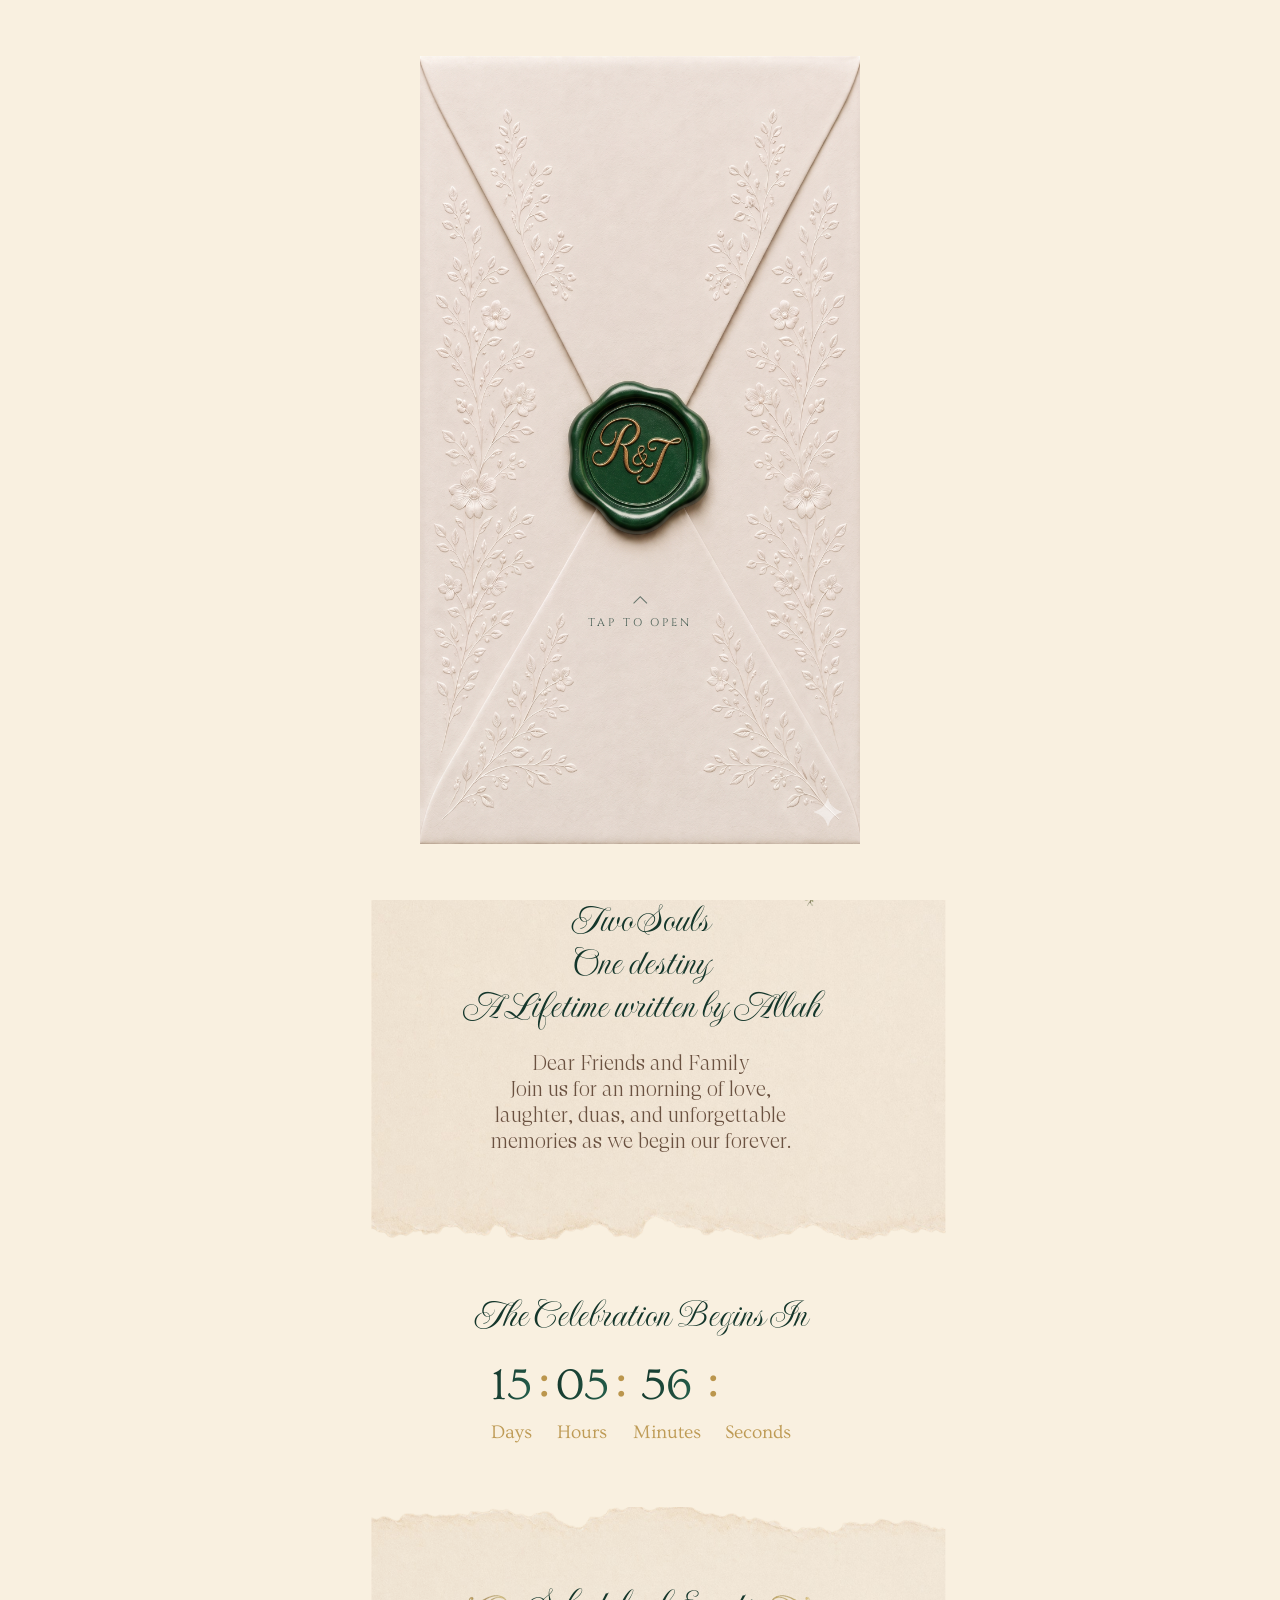
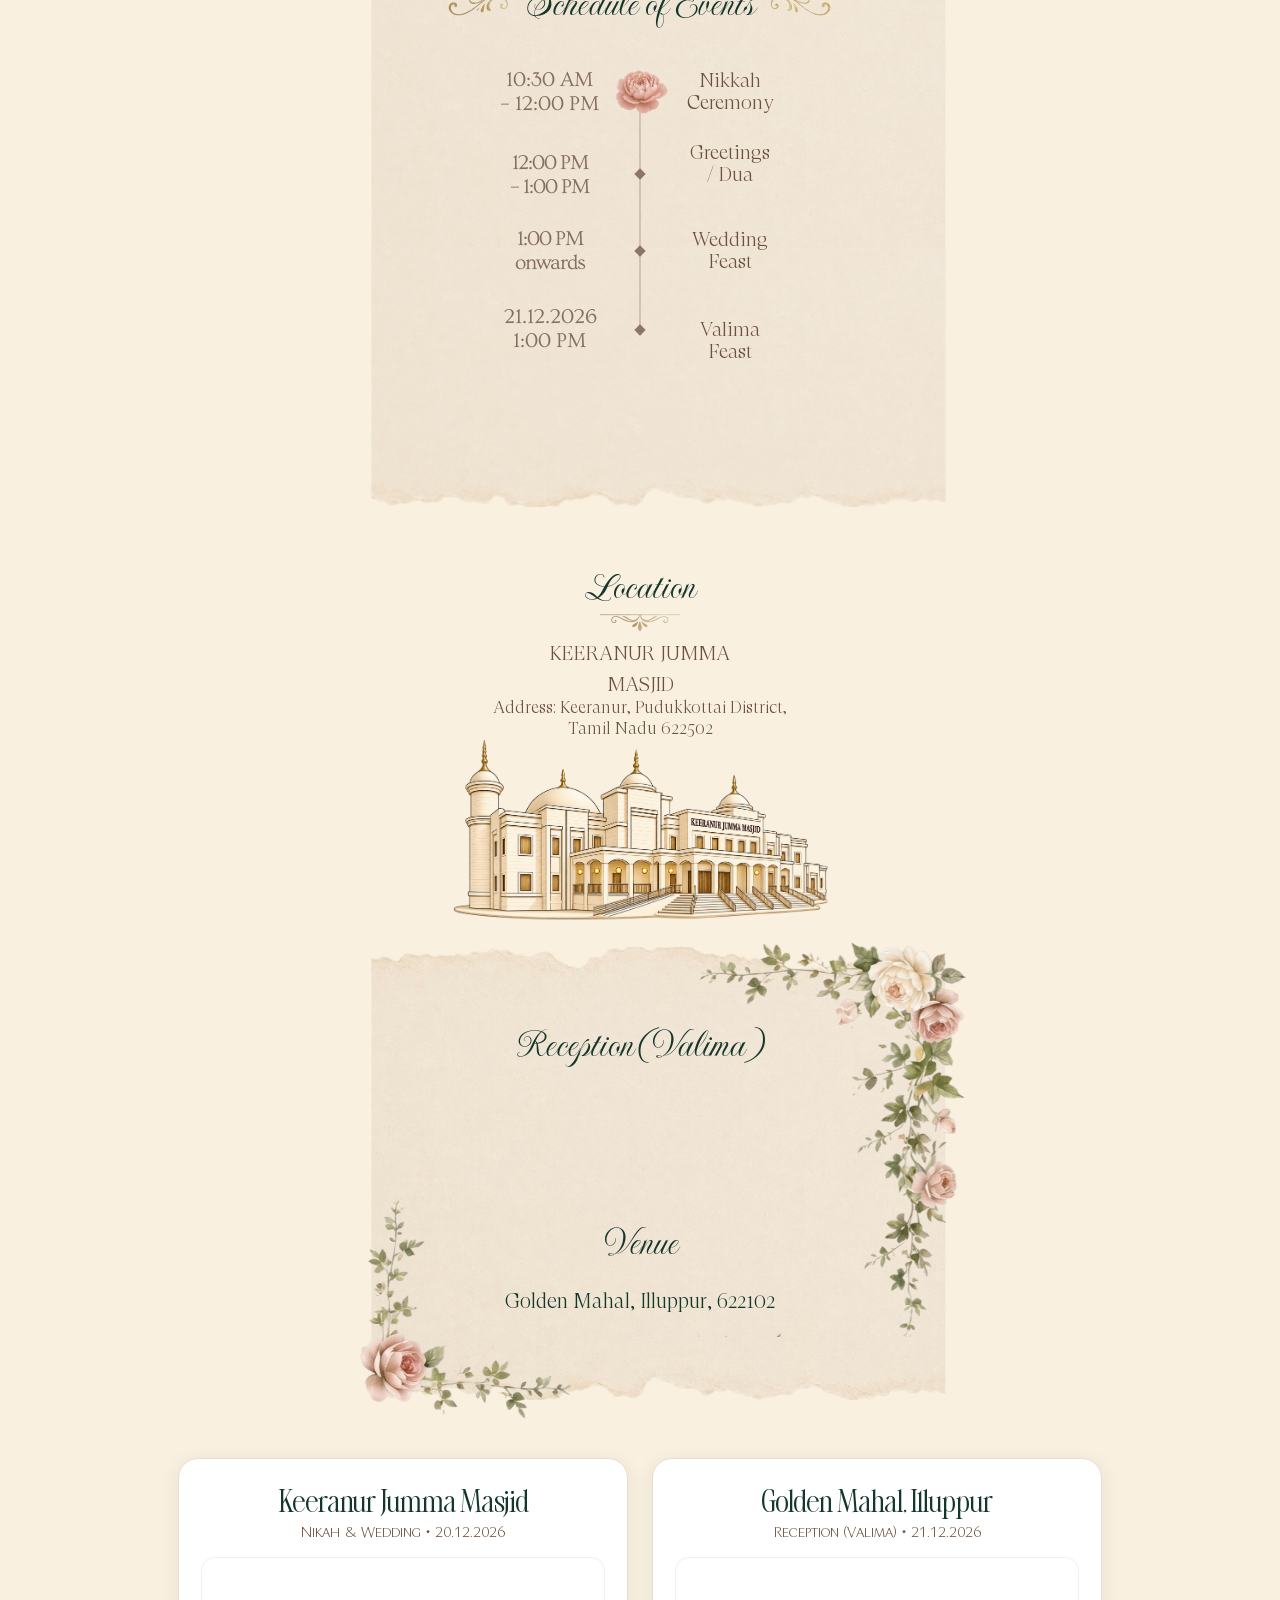
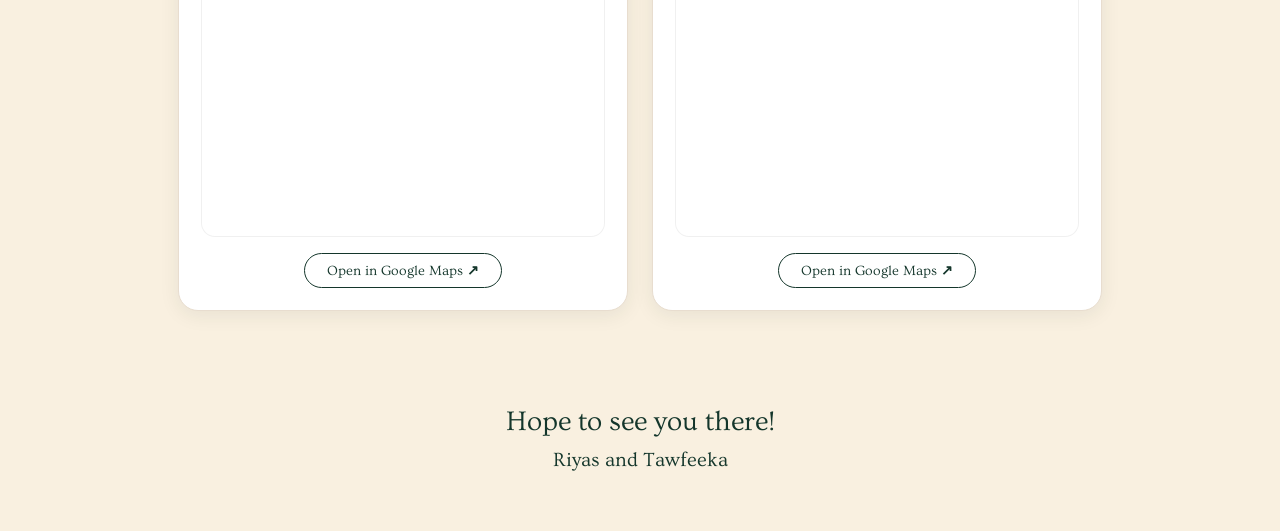
<file: index.html>
<!DOCTYPE html>
<html lang="en">

<head>
  <meta charset="utf-8" />
  <meta http-equiv="Content-Type" content="text/html; charset=utf-8" />
  <meta name="viewport" content="width=device-width, initial-scale=1.0" />
  <title>Wedding Invitation | Riyas &amp; Tawfeeka</title>
  <meta name="description" content="Wedding Invitation - Riyas &amp; Tawfeeka. Join us as we celebrate our wedding." />
  <meta property="og:url" content="./" />
  <meta property="og:title" content="Wedding Invitation | Riyas &amp; Tawfeeka" />
  <meta property="og:description"
    content="Two Souls, One Destiny. A Lifetime written by Allah. Join us as we celebrate our wedding." />
  <meta property="og:type" content="website" />
  <meta property="og:image" content="assets/images/img3532-3566-4962-b739-616664393337_Screenshot_2026-06-2.png" />
  <link rel="canonical" href="./">
  <meta name="format-detection" content="telephone=no" />

  <link rel="icon" type="image/png" sizes="32x32"
    href="assets/images/img3331-3833-4662-b234-353330306132_favicon-light_1.png"
    media="(prefers-color-scheme: light)" />
  <link rel="icon" type="image/png" sizes="32x32"
    href="assets/images/img3239-3439-4130-a237-303663656638_favicon-dark_1.png" media="(prefers-color-scheme: dark)" />
  <link rel="icon" type="image/svg+xml" sizes="any"
    href="assets/images/img6630-6464-4531-a461-396132346132_favicon_1.svg">
  <link rel="apple-touch-icon" type="image/png"
    href="assets/images/img3761-3535-4439-b530-303639633934_apple-touch-icon_1.png">
  <link rel="icon" type="image/png" sizes="192x192"
    href="assets/images/img3761-3535-4439-b530-303639633934_apple-touch-icon_1.png">

  <link rel="stylesheet" href="assets/css/grid.css" type="text/css" media="all" />
  <link rel="stylesheet" href="assets/css/style.css" type="text/css" media="all" />
  <link rel="stylesheet" href="assets/css/animation.css" type="text/css" media="all" />

  <script nomodule src="assets/js/polyfill.min.js" charset="utf-8"></script>
  <script type="text/javascript">
    function t_onReady(func) {
      if (document.readyState != 'loading') { func(); }
      else { document.addEventListener('DOMContentLoaded', func); }
    }
    function t_onFuncLoad(funcName, okFunc, time) {
      if (typeof window[funcName] === 'function') { okFunc(); }
      else { setTimeout(function () { t_onFuncLoad(funcName, okFunc, time); }, (time || 100)); }
    }
    function t396_initialScale(t) {
      var e = document.getElementById("rec" + t);
      if (e) {
        var i = e.querySelector(".t396__artboard");
        if (i) {
          window.tn_scale_initial_window_width || (window.tn_scale_initial_window_width = document.documentElement.clientWidth);
          var a = window.tn_scale_initial_window_width, l = [], n, r = i.getAttribute("data-artboard-screens");
          if (r) {
            r = r.split(",");
            for (var o = 0; o < r.length; o++) l[o] = parseInt(r[o], 10);
          } else l = [320, 480, 640, 960, 1200];
          for (var o = 0; o < l.length; o++) {
            var _ = l[o];
            a >= _ && (n = _);
          }
          var d = false,
            s = "center" === t396_scaleInitial__getFieldValue(i, "valign", n, l),
            c = "grid" === t396_scaleInitial__getFieldValue(i, "upscale", n, l),
            u = t396_scaleInitial__getFieldValue(i, "height_vh", n, l),
            g = t396_scaleInitial__getFieldValue(i, "height", n, l),
            w = !!window.opr && !!window.opr.addons || !!window.opera || -1 !== navigator.userAgent.indexOf(" OPR/");
          if (!d && s && !c && !u && g && !w) {
            var f = parseFloat((a / n).toFixed(3)),
              h = [i, i.querySelector(".t396__carrier"), i.querySelector(".t396__filter")],
              v = Math.floor(parseInt(g, 10) * f) + "px";
            i.style.setProperty("--initial-scale-height", v);
            for (var o = 0; o < h.length; o++) h[o] && h[o].style.setProperty("height", "var(--initial-scale-height)");
            t396_scaleInitial__getElementsToScale(i, n, l).forEach(function (t) { t.style.zoom = f; });
          }
        }
      }
    }
    function t396_scaleInitial__getElementsToScale(t, e, i) {
      return t ? Array.prototype.slice.call(t.children).filter(function (t) {
        if (!t) return false;
        if (!t.classList.contains("t396__elem") && !t.classList.contains("t396__group")) return false;
        if (!t.querySelector(".tn-molecule, .tn-atom")) return false;
        var a = !t.getAttribute("data-elem-type") && t.classList.contains("tn-group"),
          l = t396_scaleInitial__getFieldValue(t, "container", e, i);
        return !l && a && (l = "grid"), "grid" === l;
      }) : [];
    }
    function t396_scaleInitial__getFieldValue(t, e, i, a) {
      if (!t) return null;
      var l = a[a.length - 1], n = t.getAttribute(t396_scaleInitial__getFieldAttribute(t, e, i, l));
      if (null === n) for (var r = 0; r < a.length; r++) {
        var o = a[r];
        if (!(o <= i) && null !== (n = t.getAttribute(t396_scaleInitial__getFieldAttribute(t, e, o, l)))) break;
      }
      return n;
    }
    function t396_scaleInitial__getFieldAttribute(t, e, i, a) {
      var l = ["widthmode", "heightmode", "flex"],
        n = t.classList.contains("t396__artboard"),
        r = !n && t.classList.contains("tn-group"),
        o = "data-field-";
      n && (o = "data-artboard-");
      r && (o = "data-group-");
      var _ = "-value";
      return (n || r && -1 !== l.indexOf(e)) && (_ = ""), o + e + (i === a ? "" : "-res-" + i) + _;
    }
    window.TN_SCALE_INITIAL_VER = "1.0";
    window.tn_scale_initial_window_width = null;
  </script>

  <script src="assets/js/core.min.js" charset="utf-8" defer></script>
  <script src="assets/js/blocks.js" charset="utf-8" async></script>
  <script src="assets/js/lazyload.min.js" charset="utf-8" async></script>
  <script src="assets/js/animation.min.js" charset="utf-8" async></script>
  <script src="assets/js/artboard.min.js" charset="utf-8" async></script>
  <script src="assets/js/animation-sbs.min.js" charset="utf-8" async></script>
  <script src="assets/js/artboard-scale.min.js" charset="utf-8" async></script>

  <script type="text/javascript">
    (function () {
      if (typeof (sessionStorage) != 'undefined' && sessionStorage.getItem('visited') !== 'y' && document.visibilityState) {
        var style = document.createElement('style');
        style.type = 'text/css';
        style.innerHTML = '@media screen and (min-width: 980px) {.t-records {opacity: 0;}.t-records_animated {transition: opacity ease-in-out .2s;}.t-records.t-records_visible {opacity: 1;}}';
        document.getElementsByTagName('head')[0].appendChild(style);
        function t_setvisRecs() {
          var alr = document.querySelectorAll('.t-records');
          Array.prototype.forEach.call(alr, function (el) { el.classList.add("t-records_animated"); });
          setTimeout(function () {
            Array.prototype.forEach.call(alr, function (el) { el.classList.add("t-records_visible"); });
            sessionStorage.setItem("visited", "y");
          }, 400);
        }
        document.addEventListener('DOMContentLoaded', t_setvisRecs);
      }
    })();
  </script>

  <style id="local-fonts">
    @font-face {
      font-family: 'Cinzel';
      font-style: normal;
      font-weight: 400;
      font-display: swap;
      src: url('assets/fonts/cinzel-ext.woff2') format('woff2');
      unicode-range: U+0100-02BA, U+02BD-02C5, U+02C7-02CC, U+02CE-02D7, U+02DD-02FF, U+0304, U+0308, U+0329, U+1D00-1DBF, U+1E00-1E9F, U+1EF2-1EFF, U+2020, U+20A0-20AB, U+20AD-20C4, U+2113, U+2C60-2C7F, U+A720-A7FF;
    }

    @font-face {
      font-family: 'Cinzel';
      font-style: normal;
      font-weight: 400;
      font-display: swap;
      src: url('assets/fonts/cinzel-latin.woff2') format('woff2');
      unicode-range: U+0000-00FF, U+0131, U+0152-0153, U+02BB-02BC, U+02C6, U+02DA, U+02DC, U+0304, U+0308, U+0329, U+2000-206F, U+20AC, U+2122, U+2191, U+2193, U+2212, U+2215, U+FEFF, U+FFFD;
    }

    @font-face {
      font-family: 'Cinzel';
      font-style: normal;
      font-weight: 500;
      font-display: swap;
      src: url('assets/fonts/cinzel-ext.woff2') format('woff2');
      unicode-range: U+0100-02BA, U+02BD-02C5, U+02C7-02CC, U+02CE-02D7, U+02DD-02FF, U+0304, U+0308, U+0329, U+1D00-1DBF, U+1E00-1E9F, U+1EF2-1EFF, U+2020, U+20A0-20AB, U+20AD-20C4, U+2113, U+2C60-2C7F, U+A720-A7FF;
    }

    @font-face {
      font-family: 'Cinzel';
      font-style: normal;
      font-weight: 500;
      font-display: swap;
      src: url('assets/fonts/cinzel-latin.woff2') format('woff2');
      unicode-range: U+0000-00FF, U+0131, U+0152-0153, U+02BB-02BC, U+02C6, U+02DA, U+02DC, U+0304, U+0308, U+0329, U+2000-206F, U+20AC, U+2122, U+2191, U+2193, U+2212, U+2215, U+FEFF, U+FFFD;
    }

    @font-face {
      font-family: 'Ovo';
      font-style: normal;
      font-weight: 400;
      font-display: swap;
      src: url('assets/fonts/ovo-latin.woff2') format('woff2');
      unicode-range: U+0000-00FF, U+0131, U+0152-0153, U+02BB-02BC, U+02C6, U+02DA, U+02DC, U+0304, U+0308, U+0329, U+2000-206F, U+20AC, U+2122, U+2191, U+2193, U+2212, U+2215, U+FEFF, U+FFFD;
    }
  </style>

</head>

<body class="t-body" style="margin:0;">
  <div id="allrecords" class="t-records">
    <div id="rec4227046903" class="r t-rec" data-animationappear="off" data-record-type="131">
      <div class="t123">
        <div class="t-container_100">
          <div class="t-width t-width_100">
            <style>
              #envelopeOverlay {
                position: fixed;
                inset: 0;
                z-index: 99999;
                background: #F9F0E0;
                display: flex;
                flex-direction: column;
                align-items: center;
                justify-content: center;
                cursor: pointer;
                -webkit-tap-highlight-color: transparent;
                user-select: none;
                transition: opacity 1.4s ease;
              }

              #envelopeImg {
                width: 100%;
                max-width: 440px;
                display: block;
                object-fit: contain;
              }

              #envelopeTapWrap {
                position: absolute;
                bottom: 30%;
                left: 50%;
                transform: translateX(-50%);
                display: flex;
                flex-direction: column;
                align-items: center;
                gap: 7px;
                animation: envelopeTapIn 1.2s 0.8s both;
              }

              @keyframes envelopeTapIn {
                from {
                  opacity: 0;
                  transform: translateX(-50%) translateY(6px);
                }

                to {
                  opacity: 1;
                  transform: translateX(-50%) translateY(0);
                }
              }

              #envelopeTapLabel {
                font-family: 'Cinzel', Georgia, serif;
                font-size: 11px;
                letter-spacing: 0.26em;
                text-transform: uppercase;
                color: rgba(20, 54, 43, 0.75);
                animation: envelopePulse 2.4s 1.6s ease-in-out infinite;
                white-space: nowrap;
              }

              @keyframes envelopePulse {

                0%,
                100% {
                  opacity: 0.45;
                  letter-spacing: 0.26em;
                }

                50% {
                  opacity: 1;
                  letter-spacing: 0.30em;
                }
              }

              .envelope-chevron {
                width: 10px;
                height: 10px;
                border-right: 1.5px solid rgba(20, 54, 43, 0.6);
                border-top: 1.5px solid rgba(20, 54, 43, 0.6);
                transform: rotate(-45deg);
                animation: envelopeChevron 2.4s 1.9s ease-in-out infinite;
              }

              @keyframes envelopeChevron {

                0%,
                100% {
                  transform: rotate(-45deg) translate(0, 0);
                  opacity: 0.6;
                }

                50% {
                  transform: rotate(-45deg) translate(2px, -2px);
                  opacity: 1;
                }
              }

              #envelopeVideoWrap {
                position: fixed;
                inset: 0;
                z-index: 100000;
                display: flex;
                align-items: center;
                justify-content: center;
                background: #F9F0E0;
                opacity: 0;
                transition: opacity 0.8s ease;
                pointer-events: none;
              }

              #envelopeVideoWrap.envelope-video-in {
                opacity: 1;
                pointer-events: all;
              }

              #envelopeVideoWrap.envelope-video-out {
                opacity: 0;
                transition: opacity 1.4s ease;
              }

              #envelopeVideo {
                width: 100%;
                max-width: 440px;
                display: block;
                object-fit: contain;
              }

              /* Floating audio toggle button â€” displayed once invitation is opened */
              #audioBtn {
                position: fixed;
                bottom: 20px;
                right: 20px;
                width: 60px;
                height: 60px;
                background: #14362B;
                border-radius: 50%;
                display: flex;
                justify-content: center;
                align-items: center;
                z-index: 2147483647;
                cursor: pointer;
                box-shadow: 0 4px 6px rgba(0, 0, 0, 0.1);
                visibility: hidden;
                opacity: 0;
                transition: opacity 0.3s ease-in-out;
              }

              #audioBtn svg {
                width: 30px;
                height: 30px;
                fill: white;
              }
            </style>
            <audio id="bgAudio" loop>
              <source src="assets/media/music.mp3" type="audio/mp3">
            </audio>
            <div id="envelopeOverlay">
              <img id="envelopeImg" src="assets/media/envelope_cover.png" alt="Open your invitation" draggable="false">
              <div id="envelopeTapWrap">
                <div class="envelope-chevron"></div>
                <div id="envelopeTapLabel">Tap to open</div>
              </div>
            </div>
            <div id="envelopeVideoWrap">
              <video id="envelopeVideo" src="assets/media/envelope_open.mp4" muted playsinline preload="auto"></video>
            </div>
            <div id="audioBtn">
              <svg id="iconPause" xmlns="http://www.w3.org/2000/svg" viewBox="0 0 24 24" style="display:block">
                <rect x="6" y="5" width="4" height="14" rx="1" />
                <rect x="14" y="5" width="4" height="14" rx="1" />
              </svg>
              <svg id="iconPlay" xmlns="http://www.w3.org/2000/svg" viewBox="0 0 24 24" style="display:none">
                <polygon points="5,3 19,12 5,21" />
              </svg>
            </div>
            <script>
              (function () {
                var overlay = document.getElementById('envelopeOverlay');
                var videoWrap = document.getElementById('envelopeVideoWrap');
                var video = document.getElementById('envelopeVideo');
                var audio = document.getElementById('bgAudio');
                var audioBtn = document.getElementById('audioBtn');
                var iconPause = document.getElementById('iconPause');
                var iconPlay = document.getElementById('iconPlay');
                var done = false;
                var audioUnlocked = false;

                function unlockAudio() {
                  if (audioUnlocked) return;
                  audioUnlocked = true;
                  var p = audio.play();
                  if (p && p.then) {
                    p.then(function () {
                      audio.pause();
                      audio.currentTime = 0;
                    }).catch(function () { });
                  } else {
                    audio.pause();
                  }
                }

                function startVideo() {
                  if (done) return;
                  done = true;

                  // Fade out envelope cover
                  overlay.style.opacity = '0';
                  overlay.style.pointerEvents = 'none';
                  setTimeout(function () { overlay.style.display = 'none'; }, 1400);

                  // Show and play opening video
                  videoWrap.classList.add('envelope-video-in');
                  var vp = video.play();
                  if (vp && vp.catch) vp.catch(function () { });

                  // Start background music
                  audio.volume = 1;
                  var ap = audio.play();
                  if (ap && ap.catch) ap.catch(function () { });
                }

                function endSequence() {
                  // Fade out video reveal
                  videoWrap.classList.remove('envelope-video-in');
                  videoWrap.classList.add('envelope-video-out');
                  setTimeout(function () { videoWrap.style.display = 'none'; }, 1400);

                  // Show floating audio toggle button
                  audioBtn.style.visibility = 'visible';
                  audioBtn.style.opacity = '1';
                }

                // Prime audio silently on first touch, start animation on click
                overlay.addEventListener('touchstart', unlockAudio, { passive: true });
                overlay.addEventListener('click', startVideo);

                // Fade out video 0.8s before playback finishes
                video.addEventListener('timeupdate', function () {
                  if (video.duration && video.currentTime >= video.duration - 0.8 && !video.dataset.fading) {
                    video.dataset.fading = '1';
                    endSequence();
                  }
                });

                // Audio button toggle
                audioBtn.addEventListener('click', function () {
                  if (audio.paused) {
                    audio.play();
                    iconPlay.style.display = 'none';
                    iconPause.style.display = 'block';
                  } else {
                    audio.pause();
                    iconPlay.style.display = 'block';
                    iconPause.style.display = 'none';
                  }
                });

                video.load();
              })();
            </script>
          </div>
        </div>
      </div>
    </div>
    <div id="rec4227041103" class="r t-rec" style=" " data-animationappear="off" data-record-type="396">
      <style>
        #rec4227041103 .t396__artboard {
          height: 1240px;
          background-color: #f9f0e0;
        }

        #rec4227041103 .t396__filter {
          height: 1240px;
        }

        #rec4227041103 .t396__carrier {
          height: 1240px;
          background-position: center center;
          background-attachment: scroll;
          background-size: cover;
          background-repeat: no-repeat;
        }

        @media screen and (max-width:1199px) {

          #rec4227041103 .t396__artboard,
          #rec4227041103 .t396__filter,
          #rec4227041103 .t396__carrier {}

          #rec4227041103 .t396__filter {}

          #rec4227041103 .t396__carrier {
            background-attachment: scroll;
          }
        }

        @media screen and (max-width:959px) {

          #rec4227041103 .t396__artboard,
          #rec4227041103 .t396__filter,
          #rec4227041103 .t396__carrier {}

          #rec4227041103 .t396__filter {}

          #rec4227041103 .t396__carrier {
            background-attachment: scroll;
          }
        }

        @media screen and (max-width:639px) {

          #rec4227041103 .t396__artboard,
          #rec4227041103 .t396__filter,
          #rec4227041103 .t396__carrier {}

          #rec4227041103 .t396__filter {}

          #rec4227041103 .t396__carrier {
            background-attachment: scroll;
          }
        }

        @media screen and (max-width:479px) {

          #rec4227041103 .t396__artboard,
          #rec4227041103 .t396__filter,
          #rec4227041103 .t396__carrier {
            height: 1240px;
          }

          #rec4227041103 .t396__filter {}

          #rec4227041103 .t396__carrier {
            background-attachment: scroll;
          }
        }

        #rec4227041103 .tn-elem[data-elem-id="1773841348614000001"] {
          z-index: 3;
          top: 0px;
          left: calc(50% - 600px + 375px);
          width: 450px;
          height: 762px;
        }

        #rec4227041103 .tn-elem[data-elem-id="1773841348614000001"] .tn-atom {
          background-position: center center;
          border-width: var(--t396-borderwidth, 0);
          border-style: var(--t396-borderstyle, solid);
          border-color: var(--t396-bordercolor, transparent);
          transition: background-color var(--t396-speedhover, 0s) ease-in-out, color var(--t396-speedhover, 0s) ease-in-out, border-color var(--t396-speedhover, 0s) ease-in-out, box-shadow var(--t396-shadowshoverspeed, 0.2s) ease-in-out;
        }

        @media screen and (max-width:1199px) {
          #rec4227041103 .tn-elem[data-elem-id="1773841348614000001"] {
            display: table;
            top: 0px;
            left: calc(50% - 480px + 255px);
            width: 450px;
            height: 491px;
          }
        }

        @media screen and (max-width:959px) {
          #rec4227041103 .tn-elem[data-elem-id="1773841348614000001"] {
            display: table;
            top: 0px;
            left: calc(50% - 320px + 95px);
            width: 450px;
          }
        }

        @media screen and (max-width:639px) {
          #rec4227041103 .tn-elem[data-elem-id="1773841348614000001"] {
            display: table;
            left: calc(50% - 240px + 15px);
            width: 450px;
          }
        }

        @media screen and (max-width:479px) {
          #rec4227041103 .tn-elem[data-elem-id="1773841348614000001"] {
            display: table;
            left: calc(50% - 160px + -65px);
            width: 450px;
            height: 492px;
          }
        }

        #rec4227041103 .tn-elem[data-elem-id="1763402091707"] {
          z-index: 3;
          top: 0px;
          left: calc(50% - 600px + 375px);
          width: 450px;
          height: 676px;
        }

        #rec4227041103 .tn-elem[data-elem-id="1763402091707"] .tn-atom {
          border-radius: 0px 0px 0px 0px;
          opacity: 0.5;
          background-image: radial-gradient(circle at center, rgba(255, 249, 235, 1) 0%, rgba(255, 231, 192, 0) 85%);
          border-width: var(--t396-borderwidth, 0);
          border-style: var(--t396-borderstyle, solid);
          border-color: var(--t396-bordercolor, transparent);
          transition: background-color var(--t396-speedhover, 0s) ease-in-out, color var(--t396-speedhover, 0s) ease-in-out, border-color var(--t396-speedhover, 0s) ease-in-out, box-shadow var(--t396-shadowshoverspeed, 0.2s) ease-in-out;
        }

        @media screen and (max-width:1199px) {
          #rec4227041103 .tn-elem[data-elem-id="1763402091707"] {
            display: table;
            left: calc(50% - 480px + 255px);
          }
        }

        @media screen and (max-width:959px) {
          #rec4227041103 .tn-elem[data-elem-id="1763402091707"] {
            display: table;
            left: calc(50% - 320px + 95px);
          }
        }

        @media screen and (max-width:639px) {
          #rec4227041103 .tn-elem[data-elem-id="1763402091707"] {
            display: table;
            left: calc(50% - 240px + 15px);
          }
        }

        @media screen and (max-width:479px) {
          #rec4227041103 .tn-elem[data-elem-id="1763402091707"] {
            display: table;
            left: calc(50% - 160px + -65px);
          }
        }

        #rec4227041103 .tn-elem[data-elem-id="1779527203760000001"] {
          display: block;
          z-index: 3;
          top: 753px;
          left: calc(50% - 600px + 228px);
          width: 744px;
          height: 487px;
        }

        #rec4227041103 .tn-elem[data-elem-id="1779527203760000001"] .tn-atom {
          display: block;
          height: 100%;
          box-sizing: border-box;
          border-radius: 0px 0px 0px 0px;
          background-position: center center;
          border-width: var(--t396-borderwidth, 0);
          border-style: var(--t396-borderstyle, solid);
          border-color: var(--t396-bordercolor, transparent);
          transition: background-color var(--t396-speedhover, 0s) ease-in-out, color var(--t396-speedhover, 0s) ease-in-out, border-color var(--t396-speedhover, 0s) ease-in-out, box-shadow var(--t396-shadowshoverspeed, 0.2s) ease-in-out;
        }

        #rec4227041103 .tn-elem[data-elem-id="1779527203760000001"] .tn-atom__img {
          border-radius: 0px 0px 0px 0px;
          object-fit: fill;
          height: 100%;
          object-position: center center;
        }

        @media screen and (max-width:1199px) {
          #rec4227041103 .tn-elem[data-elem-id="1779527203760000001"] {
            display: block;
            top: 758px;
            left: calc(50% - 480px + 108px);
            height: 479px;
          }
        }

        @media screen and (max-width:959px) {
          #rec4227041103 .tn-elem[data-elem-id="1779527203760000001"] {
            display: block;
            top: 763px;
            left: calc(50% - 320px + -52px);
            height: 477px;
          }
        }

        @media screen and (max-width:639px) {
          #rec4227041103 .tn-elem[data-elem-id="1779527203760000001"] {
            display: block;
            top: 763px;
            left: calc(50% - 240px + -132px);
            height: 470px;
          }
        }

        @media screen and (max-width:479px) {
          #rec4227041103 .tn-elem[data-elem-id="1779527203760000001"] {
            display: block;
            top: 763px;
            left: calc(50% - 160px + -212px);
            height: 477px;
          }
        }

        #rec4227041103 .tn-elem[data-elem-id="1763402147625"] {
          color: #14362B;
          text-align: center;
          z-index: 3;
          top: 294px;
          left: calc(50% - 600px + 320px);
          width: 560px;
          height: auto;
        }

        #rec4227041103 .tn-elem[data-elem-id="1763402147625"] .tn-atom {
          vertical-align: middle;
          color: #14362B;
          font-size: 80px;
          font-family: var(--t-text-font, Arial);
          line-height: 0.7;
          font-weight: 800;
          border-radius: 0px 0px 0px 0px;
          padding: 0px 0px 0px 0px;
          background-position: center center;
          border-width: var(--t396-borderwidth, 0);
          border-style: var(--t396-borderstyle, solid);
          border-color: var(--t396-bordercolor, transparent);
          transition: background-color var(--t396-speedhover, 0s) ease-in-out, color var(--t396-speedhover, 0s) ease-in-out, border-color var(--t396-speedhover, 0s) ease-in-out, box-shadow var(--t396-shadowshoverspeed, 0.2s) ease-in-out;
          --t396-shadow-text-opacity: 100%;
          text-shadow: var(--t396-shadow-text-x, 0px) var(--t396-shadow-text-y, 0px) var(--t396-shadow-text-blur, 0px) rgba(var(--t396-shadow-text-color), var(--t396-shadow-text-opacity, 100%));
        }

        @media screen and (max-width:1199px) {
          #rec4227041103 .tn-elem[data-elem-id="1763402147625"] {
            display: table;
            left: calc(50% - 480px + 200px);
            width: px;
            height: auto;
          }

          #rec4227041103 .tn-elem[data-elem-id="1763402147625"] .tn-atom {
            white-space: normal;
            background-size: cover;
          }
        }

        @media screen and (max-width:959px) {
          #rec4227041103 .tn-elem[data-elem-id="1763402147625"] {
            display: table;
            left: calc(50% - 320px + 40px);
            width: px;
            height: auto;
          }

          #rec4227041103 .tn-elem[data-elem-id="1763402147625"] .tn-atom {
            white-space: normal;
            background-size: cover;
          }
        }

        @media screen and (max-width:639px) {
          #rec4227041103 .tn-elem[data-elem-id="1763402147625"] {
            display: table;
            left: calc(50% - 240px + -40px);
            width: px;
            height: auto;
          }

          #rec4227041103 .tn-elem[data-elem-id="1763402147625"] .tn-atom {
            white-space: normal;
            background-size: cover;
          }
        }

        @media screen and (max-width:479px) {
          #rec4227041103 .tn-elem[data-elem-id="1763402147625"] {
            display: table;
            left: calc(50% - 160px + -120px);
            width: px;
            height: auto;
          }

          #rec4227041103 .tn-elem[data-elem-id="1763402147625"] .tn-atom {
            white-space: normal;
            background-size: cover;
          }
        }

        #rec4227041103 .tn-elem[data-elem-id="176340398328864790"] {
          color: #14362B;
          text-align: center;
          z-index: 3;
          top: 154px;
          left: calc(50% - 600px + 320px);
          width: 560px;
          height: 37px;
        }

        #rec4227041103 .tn-elem[data-elem-id="176340398328864790"] .tn-atom {
          vertical-align: middle;
          color: #14362B;
          font-size: 40px;
          font-family: 'NewFonts', Arial, sans-serif;
          line-height: 0.5;
          font-weight: 300;
          border-radius: 0px 0px 0px 0px;
          padding: 0px 0px 0px 0px;
          background-position: center center;
          border-width: var(--t396-borderwidth, 0);
          border-style: var(--t396-borderstyle, solid);
          border-color: var(--t396-bordercolor, transparent);
          transition: background-color var(--t396-speedhover, 0s) ease-in-out, color var(--t396-speedhover, 0s) ease-in-out, border-color var(--t396-speedhover, 0s) ease-in-out, box-shadow var(--t396-shadowshoverspeed, 0.2s) ease-in-out;
          --t396-shadow-text-opacity: 100%;
          text-shadow: var(--t396-shadow-text-x, 0px) var(--t396-shadow-text-y, 0px) var(--t396-shadow-text-blur, 0px) rgba(var(--t396-shadow-text-color), var(--t396-shadow-text-opacity, 100%));
        }

        @media screen and (max-width:1199px) {
          #rec4227041103 .tn-elem[data-elem-id="176340398328864790"] {
            display: table;
            left: calc(50% - 480px + 200px);
            width: px;
          }

          #rec4227041103 .tn-elem[data-elem-id="176340398328864790"] .tn-atom {
            white-space: normal;
            background-size: cover;
          }
        }

        @media screen and (max-width:959px) {
          #rec4227041103 .tn-elem[data-elem-id="176340398328864790"] {
            display: table;
            left: calc(50% - 320px + 40px);
            width: px;
          }

          #rec4227041103 .tn-elem[data-elem-id="176340398328864790"] .tn-atom {
            white-space: normal;
            background-size: cover;
          }
        }

        @media screen and (max-width:639px) {
          #rec4227041103 .tn-elem[data-elem-id="176340398328864790"] {
            display: table;
            left: calc(50% - 240px + -40px);
            width: px;
          }

          #rec4227041103 .tn-elem[data-elem-id="176340398328864790"] .tn-atom {
            white-space: normal;
            background-size: cover;
          }
        }

        @media screen and (max-width:479px) {
          #rec4227041103 .tn-elem[data-elem-id="176340398328864790"] {
            display: table;
            left: calc(50% - 160px + -120px);
            width: px;
          }

          #rec4227041103 .tn-elem[data-elem-id="176340398328864790"] .tn-atom {
            white-space: normal;
            background-size: cover;
          }
        }

        #rec4227041103 .tn-elem[data-elem-id="176340401720454780"] {
          color: #14362B;
          text-align: center;
          z-index: 3;
          top: 196px;
          left: calc(50% - 600px + 320px);
          width: 560px;
          height: 37px;
        }

        #rec4227041103 .tn-elem[data-elem-id="176340401720454780"] .tn-atom {
          vertical-align: middle;
          color: #14362B;
          font-size: 25px;
          font-family: 'NewFonts', Arial, sans-serif;
          line-height: 0.5;
          font-weight: 600;
          border-radius: 0px 0px 0px 0px;
          padding: 0px 0px 0px 0px;
          background-position: center center;
          border-width: var(--t396-borderwidth, 0);
          border-style: var(--t396-borderstyle, solid);
          border-color: var(--t396-bordercolor, transparent);
          transition: background-color var(--t396-speedhover, 0s) ease-in-out, color var(--t396-speedhover, 0s) ease-in-out, border-color var(--t396-speedhover, 0s) ease-in-out, box-shadow var(--t396-shadowshoverspeed, 0.2s) ease-in-out;
          --t396-shadow-text-opacity: 100%;
          text-shadow: var(--t396-shadow-text-x, 0px) var(--t396-shadow-text-y, 0px) var(--t396-shadow-text-blur, 0px) rgba(var(--t396-shadow-text-color), var(--t396-shadow-text-opacity, 100%));
        }

        @media screen and (max-width:1199px) {
          #rec4227041103 .tn-elem[data-elem-id="176340401720454780"] {
            display: table;
            left: calc(50% - 480px + 200px);
            width: px;
          }

          #rec4227041103 .tn-elem[data-elem-id="176340401720454780"] .tn-atom {
            white-space: normal;
            background-size: cover;
          }
        }

        @media screen and (max-width:959px) {
          #rec4227041103 .tn-elem[data-elem-id="176340401720454780"] {
            display: table;
            left: calc(50% - 320px + 40px);
            width: px;
          }

          #rec4227041103 .tn-elem[data-elem-id="176340401720454780"] .tn-atom {
            white-space: normal;
            background-size: cover;
          }
        }

        @media screen and (max-width:639px) {
          #rec4227041103 .tn-elem[data-elem-id="176340401720454780"] {
            display: table;
            left: calc(50% - 240px + -40px);
            width: px;
          }

          #rec4227041103 .tn-elem[data-elem-id="176340401720454780"] .tn-atom {
            white-space: normal;
            background-size: cover;
          }
        }

        @media screen and (max-width:479px) {
          #rec4227041103 .tn-elem[data-elem-id="176340401720454780"] {
            display: table;
            left: calc(50% - 160px + -120px);
            width: px;
          }

          #rec4227041103 .tn-elem[data-elem-id="176340401720454780"] .tn-atom {
            white-space: normal;
            background-size: cover;
          }
        }

        #rec4227041103 .tn-elem[data-elem-id="176340390975774690"] {
          color: #14362B;
          text-align: center;
          z-index: 3;
          top: 356px;
          left: calc(50% - 600px + 578px);
          width: 55px;
          height: auto;
        }

        #rec4227041103 .tn-elem[data-elem-id="176340390975774690"] .tn-atom {
          vertical-align: middle;
          color: #14362B;
          font-size: 40px;
          font-family: 'NewFonts', Arial, sans-serif;
          line-height: 1.1;
          font-weight: 300;
          border-radius: 0px 0px 0px 0px;
          padding: 0px 0px 0px 0px;
          background-position: center center;
          border-width: var(--t396-borderwidth, 0);
          border-style: var(--t396-borderstyle, solid);
          border-color: var(--t396-bordercolor, transparent);
          transition: background-color var(--t396-speedhover, 0s) ease-in-out, color var(--t396-speedhover, 0s) ease-in-out, border-color var(--t396-speedhover, 0s) ease-in-out, box-shadow var(--t396-shadowshoverspeed, 0.2s) ease-in-out;
          --t396-shadow-text-opacity: 100%;
          text-shadow: var(--t396-shadow-text-x, 0px) var(--t396-shadow-text-y, 0px) var(--t396-shadow-text-blur, 0px) rgba(var(--t396-shadow-text-color), var(--t396-shadow-text-opacity, 100%));
        }

        @media screen and (max-width:1199px) {
          #rec4227041103 .tn-elem[data-elem-id="176340390975774690"] {
            display: table;
            left: calc(50% - 480px + 458px);
            width: px;
            height: auto;
          }

          #rec4227041103 .tn-elem[data-elem-id="176340390975774690"] .tn-atom {
            white-space: normal;
            background-size: cover;
          }
        }

        @media screen and (max-width:959px) {
          #rec4227041103 .tn-elem[data-elem-id="176340390975774690"] {
            display: table;
            left: calc(50% - 320px + 298px);
            width: px;
            height: auto;
          }

          #rec4227041103 .tn-elem[data-elem-id="176340390975774690"] .tn-atom {
            white-space: normal;
            background-size: cover;
          }
        }

        @media screen and (max-width:639px) {
          #rec4227041103 .tn-elem[data-elem-id="176340390975774690"] {
            display: table;
            left: calc(50% - 240px + 218px);
            width: px;
            height: auto;
          }

          #rec4227041103 .tn-elem[data-elem-id="176340390975774690"] .tn-atom {
            white-space: normal;
            background-size: cover;
          }
        }

        @media screen and (max-width:479px) {
          #rec4227041103 .tn-elem[data-elem-id="176340390975774690"] {
            display: table;
            left: calc(50% - 160px + 138px);
            width: px;
            height: auto;
          }

          #rec4227041103 .tn-elem[data-elem-id="176340390975774690"] .tn-atom {
            white-space: normal;
            background-size: cover;
          }
        }

        #rec4227041103 .tn-elem[data-elem-id="1780142978273000001"] {
          z-index: 3;
          top: 566px;
          left: calc(50% - 600px + 359px);
          width: 224px;
          height: auto;
        }

        #rec4227041103 .tn-elem.t396__elem--anim-hidden[data-elem-id="1780142978273000001"] {
          opacity: 0;
        }

        #rec4227041103 .tn-elem[data-elem-id="1780142978273000001"] .tn-atom {
          border-radius: 0px 0px 0px 0px;
          background-position: center center;
          border-width: var(--t396-borderwidth, 0);
          border-style: var(--t396-borderstyle, solid);
          border-color: var(--t396-bordercolor, transparent);
          transition: background-color var(--t396-speedhover, 0s) ease-in-out, color var(--t396-speedhover, 0s) ease-in-out, border-color var(--t396-speedhover, 0s) ease-in-out, box-shadow var(--t396-shadowshoverspeed, 0.2s) ease-in-out;
        }

        #rec4227041103 .tn-elem[data-elem-id="1780142978273000001"] .tn-atom__img {
          border-radius: 0px 0px 0px 0px;
          object-position: center center;
        }

        @media screen and (max-width:1199px) {
          #rec4227041103 .tn-elem[data-elem-id="1780142978273000001"] {
            display: table;
            left: calc(50% - 480px + 238px);
            height: auto;
          }
        }

        @media screen and (max-width:959px) {
          #rec4227041103 .tn-elem[data-elem-id="1780142978273000001"] {
            display: table;
            left: calc(50% - 320px + 77px);
            height: auto;
          }
        }

        @media screen and (max-width:639px) {
          #rec4227041103 .tn-elem[data-elem-id="1780142978273000001"] {
            display: table;
            left: calc(50% - 240px + 2px);
            height: auto;
          }
        }

        @media screen and (max-width:479px) {
          #rec4227041103 .tn-elem[data-elem-id="1780142978273000001"] {
            display: table;
            top: 568px;
            left: calc(50% - 160px + -77px);
            width: 218px;
            height: auto;
          }
        }

        #rec4227041103 .tn-elem[data-elem-id="1780748451024000006"] {
          z-index: 3;
          top: 547px;
          left: calc(50% - 600px + 605px);
          width: 236px;
          height: auto;
        }

        #rec4227041103 .tn-elem.t396__elem--anim-hidden[data-elem-id="1780748451024000006"] {
          opacity: 0;
        }

        #rec4227041103 .tn-elem[data-elem-id="1780748451024000006"] .tn-atom {
          border-radius: 0px 0px 0px 0px;
          background-position: center center;
          border-width: var(--t396-borderwidth, 0);
          border-style: var(--t396-borderstyle, solid);
          border-color: var(--t396-bordercolor, transparent);
          transition: background-color var(--t396-speedhover, 0s) ease-in-out, color var(--t396-speedhover, 0s) ease-in-out, border-color var(--t396-speedhover, 0s) ease-in-out, box-shadow var(--t396-shadowshoverspeed, 0.2s) ease-in-out;
        }

        #rec4227041103 .tn-elem[data-elem-id="1780748451024000006"] .tn-atom__img {
          border-radius: 0px 0px 0px 0px;
          object-position: center center;
        }

        @media screen and (max-width:1199px) {
          #rec4227041103 .tn-elem[data-elem-id="1780748451024000006"] {
            display: table;
            left: calc(50% - 480px + 488px);
            height: auto;
          }
        }

        @media screen and (max-width:959px) {
          #rec4227041103 .tn-elem[data-elem-id="1780748451024000006"] {
            display: table;
            left: calc(50% - 320px + 327px);
            height: auto;
          }
        }

        @media screen and (max-width:639px) {
          #rec4227041103 .tn-elem[data-elem-id="1780748451024000006"] {
            display: table;
            left: calc(50% - 240px + 252px);
            height: auto;
          }
        }

        @media screen and (max-width:479px) {
          #rec4227041103 .tn-elem[data-elem-id="1780748451024000006"] {
            display: table;
            top: 586px;
            left: calc(50% - 160px + 198px);
            width: 210px;
            height: auto;
          }
        }

        #rec4227041103 .tn-elem[data-elem-id="1780144694093"] {
          z-index: 3;
          top: -785px;
          left: calc(50% - 600px + 280px);
          width: 735px;
          height: auto;
        }

        #rec4227041103 .tn-elem[data-elem-id="1780144694093"] .tn-atom {
          border-radius: 0px 0px 0px 0px;
          background-position: center center;
          border-width: var(--t396-borderwidth, 0);
          border-style: var(--t396-borderstyle, solid);
          border-color: var(--t396-bordercolor, transparent);
          transition: background-color var(--t396-speedhover, 0s) ease-in-out, color var(--t396-speedhover, 0s) ease-in-out, border-color var(--t396-speedhover, 0s) ease-in-out, box-shadow var(--t396-shadowshoverspeed, 0.2s) ease-in-out;
        }

        #rec4227041103 .tn-elem[data-elem-id="1780144694093"] .tn-atom__img {
          border-radius: 0px 0px 0px 0px;
          object-position: center center;
        }

        @media screen and (max-width:1199px) {
          #rec4227041103 .tn-elem[data-elem-id="1780144694093"] {
            display: table;
            left: calc(50% - 480px + 280px);
            height: auto;
          }
        }

        @media screen and (max-width:959px) {
          #rec4227041103 .tn-elem[data-elem-id="1780144694093"] {
            display: table;
            left: calc(50% - 320px + 280px);
            height: auto;
          }
        }

        @media screen and (max-width:639px) {
          #rec4227041103 .tn-elem[data-elem-id="1780144694093"] {
            display: table;
            left: calc(50% - 240px + 280px);
            height: auto;
          }
        }

        @media screen and (max-width:479px) {
          #rec4227041103 .tn-elem[data-elem-id="1780144694093"] {
            display: table;
            left: calc(50% - 160px + 280px);
            height: auto;
          }
        }

        #rec4227041103 .tn-elem[data-elem-id="1780748008617000003"] {
          color: #14362B;
          text-align: center;
          z-index: 3;
          top: 899px;
          left: calc(50% - 600px + 320px);
          width: 560px;
          height: auto;
        }

        #rec4227041103 .tn-elem[data-elem-id="1780748008617000003"] .tn-atom {
          vertical-align: middle;
          color: #14362B;
          font-size: 41px;
          font-family: 'NewFonts', Arial, sans-serif;
          line-height: 1.05;
          font-weight: 300;
          border-radius: 0px 0px 0px 0px;
          padding: 0px 0px 0px 0px;
          background-position: center center;
          border-width: var(--t396-borderwidth, 0);
          border-style: var(--t396-borderstyle, solid);
          border-color: var(--t396-bordercolor, transparent);
          transition: background-color var(--t396-speedhover, 0s) ease-in-out, color var(--t396-speedhover, 0s) ease-in-out, border-color var(--t396-speedhover, 0s) ease-in-out, box-shadow var(--t396-shadowshoverspeed, 0.2s) ease-in-out;
          --t396-shadow-text-opacity: 100%;
          text-shadow: var(--t396-shadow-text-x, 0px) var(--t396-shadow-text-y, 0px) var(--t396-shadow-text-blur, 0px) rgba(var(--t396-shadow-text-color), var(--t396-shadow-text-opacity, 100%));
        }

        @media screen and (max-width:1199px) {
          #rec4227041103 .tn-elem[data-elem-id="1780748008617000003"] {
            display: table;
            top: 899px;
            left: calc(50% - 480px + 200px);
            width: px;
            height: auto;
          }

          #rec4227041103 .tn-elem[data-elem-id="1780748008617000003"] .tn-atom {
            white-space: normal;
            background-size: cover;
          }
        }

        @media screen and (max-width:959px) {
          #rec4227041103 .tn-elem[data-elem-id="1780748008617000003"] {
            display: table;
            top: 899px;
            left: calc(50% - 320px + 40px);
            width: px;
            height: auto;
          }

          #rec4227041103 .tn-elem[data-elem-id="1780748008617000003"] .tn-atom {
            white-space: normal;
            background-size: cover;
          }
        }

        @media screen and (max-width:639px) {
          #rec4227041103 .tn-elem[data-elem-id="1780748008617000003"] {
            display: table;
            top: 899px;
            left: calc(50% - 240px + -40px);
            width: px;
            height: auto;
          }

          #rec4227041103 .tn-elem[data-elem-id="1780748008617000003"] .tn-atom {
            white-space: normal;
            background-size: cover;
          }
        }

        @media screen and (max-width:479px) {
          #rec4227041103 .tn-elem[data-elem-id="1780748008617000003"] {
            display: table;
            top: 899px;
            left: calc(50% - 160px + -120px);
            width: 560px;
            height: auto;
          }

          #rec4227041103 .tn-elem[data-elem-id="1780748008617000003"] .tn-atom {
            white-space: normal;
            background-size: cover;
          }
        }

        #rec4227041103 .tn-elem[data-elem-id="1780748008617000005"] {
          color: #6a5140;
          text-align: center;
          z-index: 3;
          top: 1050px;
          left: calc(50% - 600px + 447px);
          width: 307px;
          height: auto;
        }

        #rec4227041103 .tn-elem[data-elem-id="1780748008617000005"] .tn-atom {
          vertical-align: middle;
          color: #6a5140;
          font-size: 21px;
          font-family: 'NewFonts', Arial, sans-serif;
          line-height: 1.25;
          font-weight: 100;
          border-radius: 0px 0px 0px 0px;
          padding: 0px 0px 0px 0px;
          background-position: center center;
          border-width: var(--t396-borderwidth, 0);
          border-style: var(--t396-borderstyle, solid);
          border-color: var(--t396-bordercolor, transparent);
          transition: background-color var(--t396-speedhover, 0s) ease-in-out, color var(--t396-speedhover, 0s) ease-in-out, border-color var(--t396-speedhover, 0s) ease-in-out, box-shadow var(--t396-shadowshoverspeed, 0.2s) ease-in-out;
          --t396-shadow-text-opacity: 100%;
          text-shadow: var(--t396-shadow-text-x, 0px) var(--t396-shadow-text-y, 0px) var(--t396-shadow-text-blur, 0px) rgba(var(--t396-shadow-text-color), var(--t396-shadow-text-opacity, 100%));
        }

        @media screen and (max-width:1199px) {
          #rec4227041103 .tn-elem[data-elem-id="1780748008617000005"] {
            display: table;
            left: calc(50% - 480px + 327px);
            width: px;
            height: auto;
          }

          #rec4227041103 .tn-elem[data-elem-id="1780748008617000005"] .tn-atom {
            white-space: normal;
            background-size: cover;
          }
        }

        @media screen and (max-width:959px) {
          #rec4227041103 .tn-elem[data-elem-id="1780748008617000005"] {
            display: table;
            top: 1060px;
            left: calc(50% - 320px + 167px);
            width: px;
            height: auto;
          }

          #rec4227041103 .tn-elem[data-elem-id="1780748008617000005"] .tn-atom {
            white-space: normal;
            background-size: cover;
          }
        }

        @media screen and (max-width:639px) {
          #rec4227041103 .tn-elem[data-elem-id="1780748008617000005"] {
            display: table;
            top: 1060px;
            left: calc(50% - 240px + 87px);
            width: px;
            height: auto;
          }

          #rec4227041103 .tn-elem[data-elem-id="1780748008617000005"] .tn-atom {
            white-space: normal;
            background-size: cover;
          }
        }

        @media screen and (max-width:479px) {
          #rec4227041103 .tn-elem[data-elem-id="1780748008617000005"] {
            display: table;
            top: 1050px;
            left: calc(50% - 160px + 7px);
            width: px;
            height: auto;
          }

          #rec4227041103 .tn-elem[data-elem-id="1780748008617000005"] .tn-atom {
            white-space: normal;
            background-size: cover;
          }
        }

        #rec4227041103 .tn-elem[data-elem-id="1782235970224000001"] {
          z-index: 3;
          top: 558px;
          left: calc(50% - 600px + 588px);
          width: 25px;
          height: auto;
        }

        #rec4227041103 .tn-elem.t396__elem--anim-hidden[data-elem-id="1782235970224000001"] {
          opacity: 0;
        }

        #rec4227041103 .tn-elem[data-elem-id="1782235970224000001"] .tn-atom {
          background-position: center center;
          border-width: var(--t396-borderwidth, 0);
          border-style: var(--t396-borderstyle, solid);
          border-color: var(--t396-bordercolor, transparent);
          transition: background-color var(--t396-speedhover, 0s) ease-in-out, color var(--t396-speedhover, 0s) ease-in-out, border-color var(--t396-speedhover, 0s) ease-in-out, box-shadow var(--t396-shadowshoverspeed, 0.2s) ease-in-out;
        }

        #rec4227041103 .tn-elem[data-elem-id="1782235970224000001"] .tn-atom__vector svg {
          display: block;
        }

        @media screen and (max-width:1199px) {
          #rec4227041103 .tn-elem[data-elem-id="1782235970224000001"] {
            display: table;
            left: calc(50% - 480px + 468px);
            height: auto;
          }
        }

        @media screen and (max-width:959px) {
          #rec4227041103 .tn-elem[data-elem-id="1782235970224000001"] {
            display: table;
            left: calc(50% - 320px + 308px);
            height: auto;
          }
        }

        @media screen and (max-width:639px) {
          #rec4227041103 .tn-elem[data-elem-id="1782235970224000001"] {
            display: table;
            left: calc(50% - 240px + 228px);
            height: auto;
          }
        }

        @media screen and (max-width:479px) {
          #rec4227041103 .tn-elem[data-elem-id="1782235970224000001"] {
            display: table;
            left: calc(50% - 160px + 148px);
            height: auto;
          }
        }

        #rec4227041103 .tn-elem[data-elem-id="1782235970225000002"] {
          color: #14362B;
          text-align: CENTER;
          z-index: 3;
          top: 518px;
          left: calc(50% - 600px + 442px);
          width: 316px;
          height: auto;
        }

        #rec4227041103 .tn-elem[data-elem-id="1782235970225000002"] .tn-atom {
          vertical-align: middle;
          color: #14362B;
          font-size: 32px;
          font-family: 'NewFonts', Arial, sans-serif;
          line-height: 1.1;
          font-weight: 300;
          border-radius: 0px 0px 0px 0px;
          padding: 0px 0px 0px 0px;
          background-position: center center;
          border-width: var(--t396-borderwidth, 0);
          border-style: var(--t396-borderstyle, solid);
          border-color: var(--t396-bordercolor, transparent);
          transition: background-color var(--t396-speedhover, 0s) ease-in-out, color var(--t396-speedhover, 0s) ease-in-out, border-color var(--t396-speedhover, 0s) ease-in-out, box-shadow var(--t396-shadowshoverspeed, 0.2s) ease-in-out;
          --t396-shadow-text-opacity: 100%;
          text-shadow: var(--t396-shadow-text-x, 0px) var(--t396-shadow-text-y, 0px) var(--t396-shadow-text-blur, 0px) rgba(var(--t396-shadow-text-color), var(--t396-shadow-text-opacity, 100%));
        }

        @media screen and (max-width:1199px) {
          #rec4227041103 .tn-elem[data-elem-id="1782235970225000002"] {
            display: table;
            left: calc(50% - 480px + 322px);
            width: px;
            height: auto;
          }

          #rec4227041103 .tn-elem[data-elem-id="1782235970225000002"] .tn-atom {
            white-space: normal;
            background-size: cover;
          }
        }

        @media screen and (max-width:959px) {
          #rec4227041103 .tn-elem[data-elem-id="1782235970225000002"] {
            display: table;
            left: calc(50% - 320px + 162px);
            width: px;
            height: auto;
          }

          #rec4227041103 .tn-elem[data-elem-id="1782235970225000002"] .tn-atom {
            white-space: normal;
            background-size: cover;
          }
        }

        @media screen and (max-width:639px) {
          #rec4227041103 .tn-elem[data-elem-id="1782235970225000002"] {
            display: table;
            left: calc(50% - 240px + 82px);
            width: px;
            height: auto;
          }

          #rec4227041103 .tn-elem[data-elem-id="1782235970225000002"] .tn-atom {
            white-space: normal;
            background-size: cover;
          }
        }

        @media screen and (max-width:479px) {
          #rec4227041103 .tn-elem[data-elem-id="1782235970225000002"] {
            display: table;
            left: calc(50% - 160px + 2px);
            width: px;
            height: auto;
          }

          #rec4227041103 .tn-elem[data-elem-id="1782235970225000002"] .tn-atom {
            white-space: normal;
            background-size: cover;
          }
        }

        #rec4227041103 .tn-elem[data-elem-id="1782312134224"] {
          z-index: 3;
          top: 813px;
          left: calc(50% - 600px + 459px);
          width: 283px;
          height: auto;
        }

        #rec4227041103 .tn-elem[data-elem-id="1782312134224"] .tn-atom {
          border-radius: 0px 0px 0px 0px;
          background-position: center center;
          border-width: var(--t396-borderwidth, 0);
          border-style: var(--t396-borderstyle, solid);
          border-color: var(--t396-bordercolor, transparent);
          transition: background-color var(--t396-speedhover, 0s) ease-in-out, color var(--t396-speedhover, 0s) ease-in-out, border-color var(--t396-speedhover, 0s) ease-in-out, box-shadow var(--t396-shadowshoverspeed, 0.2s) ease-in-out;
        }

        #rec4227041103 .tn-elem[data-elem-id="1782312134224"] .tn-atom__img {
          border-radius: 0px 0px 0px 0px;
          object-position: center center;
        }

        @media screen and (max-width:1199px) {
          #rec4227041103 .tn-elem[data-elem-id="1782312134224"] {
            display: table;
            left: calc(50% - 480px + 339px);
            height: auto;
          }
        }

        @media screen and (max-width:959px) {
          #rec4227041103 .tn-elem[data-elem-id="1782312134224"] {
            display: table;
            left: calc(50% - 320px + 179px);
            height: auto;
          }
        }

        @media screen and (max-width:639px) {
          #rec4227041103 .tn-elem[data-elem-id="1782312134224"] {
            display: table;
            left: calc(50% - 240px + 99px);
            height: auto;
          }
        }

        @media screen and (max-width:479px) {
          #rec4227041103 .tn-elem[data-elem-id="1782312134224"] {
            display: table;
            left: calc(50% - 160px + 19px);
            height: auto;
          }
        }
      </style>
      <div class='t396'>
        <div class="t396__artboard" data-artboard-recid="4227041103" data-artboard-screens="320,480,640,960,1200"
          data-artboard-height="1240" data-artboard-valign="center" data-artboard-upscale="grid"
          data-artboard-height-res-320="1240">
          <div class="t396__carrier" data-artboard-recid="4227041103"></div>
          <div class="t396__filter" data-artboard-recid="4227041103"></div>
          <div class='t396__elem tn-elem tn-elem__42270411031773841348614000001' data-elem-id='1773841348614000001'
            data-elem-type='html' data-field-top-value="0" data-field-left-value="375" data-field-height-value="762"
            data-field-width-value="450" data-field-axisy-value="top" data-field-axisx-value="left"
            data-field-container-value="grid" data-field-topunits-value="px" data-field-leftunits-value="px"
            data-field-heightunits-value="px" data-field-widthunits-value="px" data-animate-mobile="y"
            data-field-widthmode-value="fixed" data-field-left-res-320-value="-65" data-field-height-res-320-value="492"
            data-field-width-res-320-value="450" data-field-widthmode-res-320-value="fixed"
            data-field-left-res-480-value="15" data-field-width-res-480-value="450"
            data-field-widthmode-res-480-value="fixed" data-field-top-res-640-value="0"
            data-field-left-res-640-value="95" data-field-width-res-640-value="450"
            data-field-widthmode-res-640-value="fixed" data-field-top-res-960-value="0"
            data-field-left-res-960-value="255" data-field-height-res-960-value="491"
            data-field-width-res-960-value="450" data-field-container-res-960-value="grid"
            data-field-widthmode-res-960-value="fixed">
            <div class='tn-atom tn-atom__html'> <video autoplay muted loop playsinline
                style="width: 100%; height: auto; object-fit: cover; display: block;">
                <source src="assets/media/swans_bg.mov" type="video/mp4">
                Your browser does not support the video tag.
              </video> </div>
          </div>
          <div class='t396__elem tn-elem tn-elem__42270411031763402091707' data-elem-id='1763402091707'
            data-elem-type='shape' data-field-top-value="0" data-field-left-value="375" data-field-height-value="676"
            data-field-width-value="450" data-field-axisy-value="top" data-field-axisx-value="left"
            data-field-container-value="grid" data-field-topunits-value="px" data-field-leftunits-value="px"
            data-field-heightunits-value="px" data-field-widthunits-value="px" data-field-widthmode-value="fixed"
            data-field-left-res-320-value="-65" data-field-left-res-480-value="15" data-field-left-res-640-value="95"
            data-field-left-res-960-value="255">
            <div class='tn-atom'> </div>
          </div>
          <div class='t396__elem tn-elem tn-elem__42270411031779527203760000001' data-elem-id='1779527203760000001'
            data-elem-type='image' data-field-top-value="753" data-field-left-value="228" data-field-height-value="487"
            data-field-width-value="744" data-field-axisy-value="top" data-field-axisx-value="left"
            data-field-container-value="grid" data-field-topunits-value="px" data-field-leftunits-value="px"
            data-field-heightunits-value="px" data-field-widthunits-value="px" data-field-imagefit-value="fill"
            data-field-filewidth-value="1680" data-field-fileheight-value="833" data-field-heightmode-value="fixed"
            data-field-top-res-320-value="763" data-field-left-res-320-value="-212"
            data-field-height-res-320-value="477" data-field-heightmode-res-320-value="fixed"
            data-field-top-res-480-value="763" data-field-left-res-480-value="-132"
            data-field-height-res-480-value="470" data-field-heightmode-res-480-value="fixed"
            data-field-top-res-640-value="763" data-field-left-res-640-value="-52" data-field-height-res-640-value="477"
            data-field-heightmode-res-640-value="fixed" data-field-top-res-960-value="758"
            data-field-left-res-960-value="108" data-field-height-res-960-value="479"
            data-field-heightmode-res-960-value="fixed">
            <div class='tn-atom'> <img class='tn-atom__img t-img'
                data-original='assets/images/img3134-6461-4832-a236-633431616631_623915249_2629494717.png'
                src='assets/images/img3134-6461-4832-a236-633431616631_623915249_2629494717.png' alt=''
                imgfield='tn_img_1779527203760000001' /> </div>
          </div>
          <div class='t396__elem tn-elem js-delay-anim tn-elem__42270411031763402147625 t-animate'
            data-elem-id='1763402147625' data-elem-type='text' data-field-top-value="294" data-field-left-value="320"
            data-field-height-value="168" data-field-width-value="560" data-field-axisy-value="top"
            data-field-axisx-value="left" data-field-container-value="grid" data-field-topunits-value="px"
            data-field-leftunits-value="px" data-field-heightunits-value="px" data-field-widthunits-value="px"
            data-animate-style="fadeinup" data-animate-duration="2" data-animate-delay="3" data-animate-distance="30"
            data-animate-mobile="y" data-field-textfit-value="autoheight" data-field-fontsize-value="80"
            data-field-left-res-320-value="-120" data-field-left-res-480-value="-40" data-field-left-res-640-value="40"
            data-field-left-res-960-value="200">
            <div class='tn-atom' field='tn_text_1763402147625'>Riyas <br /><br />Tawfeeka</div>
          </div>
          <div class='t396__elem tn-elem js-delay-anim tn-elem__4227041103176340398328864790 t-animate'
            data-elem-id='176340398328864790' data-elem-type='text' data-field-top-value="154"
            data-field-left-value="320" data-field-height-value="37" data-field-width-value="560"
            data-field-axisy-value="top" data-field-axisx-value="left" data-field-container-value="grid"
            data-field-topunits-value="px" data-field-leftunits-value="px" data-field-heightunits-value="px"
            data-field-widthunits-value="px" data-animate-style="fadeinup" data-animate-duration="2"
            data-animate-delay="3" data-animate-distance="30" data-animate-mobile="y"
            data-field-textfit-value="fixedsize" data-field-fontsize-value="40" data-field-left-res-320-value="-120"
            data-field-left-res-480-value="-40" data-field-left-res-640-value="40" data-field-left-res-960-value="200">
            <div class='tn-atom' field='tn_text_176340398328864790'>Wedding Day</div>
          </div>
          <div class='t396__elem tn-elem js-delay-anim tn-elem__4227041103176340401720454780 t-animate'
            data-elem-id='176340401720454780' data-elem-type='text' data-field-top-value="196"
            data-field-left-value="320" data-field-height-value="37" data-field-width-value="560"
            data-field-axisy-value="top" data-field-axisx-value="left" data-field-container-value="grid"
            data-field-topunits-value="px" data-field-leftunits-value="px" data-field-heightunits-value="px"
            data-field-widthunits-value="px" data-animate-style="fadeinup" data-animate-duration="2"
            data-animate-delay="3" data-animate-distance="30" data-animate-mobile="y"
            data-field-textfit-value="fixedsize" data-field-fontsize-value="25" data-field-left-res-320-value="-120"
            data-field-left-res-480-value="-40" data-field-left-res-640-value="40" data-field-left-res-960-value="200">
            <div class='tn-atom' field='tn_text_176340401720454780'>20.12.2026</div>
          </div>
          <div class='t396__elem tn-elem js-delay-anim tn-elem__4227041103176340390975774690 t-animate'
            data-elem-id='176340390975774690' data-elem-type='text' data-field-top-value="356"
            data-field-left-value="578" data-field-height-value="44" data-field-width-value="55"
            data-field-axisy-value="top" data-field-axisx-value="left" data-field-container-value="grid"
            data-field-topunits-value="px" data-field-leftunits-value="px" data-field-heightunits-value="px"
            data-field-widthunits-value="px" data-animate-style="fadeinup" data-animate-duration="2"
            data-animate-delay="3" data-animate-distance="30" data-animate-mobile="y"
            data-field-textfit-value="autoheight" data-field-fontsize-value="40" data-field-left-res-320-value="138"
            data-field-left-res-480-value="218" data-field-left-res-640-value="298" data-field-left-res-960-value="458">
            <div class='tn-atom' field='tn_text_176340390975774690'>&amp;</div>
          </div>
          <div class='t396__elem tn-elem tn-elem__42270411031780142978273000001 ' data-elem-id='1780142978273000001'
            data-elem-type='image' data-field-top-value="566" data-field-left-value="359" data-field-height-value="343"
            data-field-width-value="224" data-field-axisy-value="top" data-field-axisx-value="left"
            data-field-container-value="grid" data-field-topunits-value="px" data-field-leftunits-value="px"
            data-field-heightunits-value="px" data-field-widthunits-value="px" data-animate-mobile="y"
            data-animate-sbs-event="intoview" data-animate-sbs-trg="1" data-animate-sbs-trgofst="0"
            data-animate-sbs-loop="loop"
            data-animate-sbs-opts="[{'mx':0,'my':0,'sx':1,'sy':1,'op':1,'ro':0,'ti':0,'ea':'0','dt':0},{'mx':0,'my':0,'sx':1.06,'sy':1.06,'op':1,'ro':2,'ti':2000,'ea':'0','dt':0},{'mx':0,'my':0,'sx':1,'sy':1,'op':1,'ro':0,'ti':2000,'ea':'0','dt':0}]"
            data-field-imagefit-value="auto" data-field-filewidth-value="823" data-field-fileheight-value="1260"
            data-field-heightmode-value="hug" data-field-top-res-320-value="568" data-field-left-res-320-value="-77"
            data-field-height-res-320-value="334" data-field-width-res-320-value="218" data-field-left-res-480-value="2"
            data-field-height-res-480-value="343" data-field-left-res-640-value="77"
            data-field-height-res-640-value="343" data-field-left-res-960-value="238"
            data-field-height-res-960-value="343">
            <div class='tn-atom'> <img class='tn-atom__img t-img'
                data-original='assets/images/img6639-3363-4136-a234-356639363561_noroot.png'
                src='assets/images/img6639-3363-4136-a234-356639363561_noroot.png' alt=''
                imgfield='tn_img_1780142978273000001' /> </div>
          </div>
          <div class='t396__elem tn-elem tn-elem__42270411031780748451024000006 ' data-elem-id='1780748451024000006'
            data-elem-type='image' data-field-top-value="547" data-field-left-value="605" data-field-height-value="359"
            data-field-width-value="236" data-field-axisy-value="top" data-field-axisx-value="left"
            data-field-container-value="grid" data-field-topunits-value="px" data-field-leftunits-value="px"
            data-field-heightunits-value="px" data-field-widthunits-value="px" data-animate-mobile="y"
            data-animate-sbs-event="intoview" data-animate-sbs-trg="1" data-animate-sbs-trgofst="0"
            data-animate-sbs-loop="loop"
            data-animate-sbs-opts="[{'mx':0,'my':0,'sx':1,'sy':1,'op':1,'ro':0,'ti':0,'ea':'0','dt':0},{'mx':0,'my':0,'sx':1.04,'sy':1.04,'op':1,'ro':-2,'ti':2000,'ea':'0','dt':0},{'mx':0,'my':0,'sx':1,'sy':1,'op':1,'ro':0,'ti':2000,'ea':'0','dt':0}]"
            data-field-imagefit-value="auto" data-field-filewidth-value="829" data-field-fileheight-value="1260"
            data-field-heightmode-value="hug" data-field-top-res-320-value="586" data-field-left-res-320-value="198"
            data-field-height-res-320-value="319" data-field-width-res-320-value="210"
            data-field-left-res-480-value="252" data-field-height-res-480-value="359"
            data-field-left-res-640-value="327" data-field-height-res-640-value="359"
            data-field-left-res-960-value="488" data-field-height-res-960-value="359">
            <div class='tn-atom'> <img class='tn-atom__img t-img'
                data-original='assets/images/img3764-3461-4436-a562-636534643333_noroot.png'
                src='assets/images/img3764-3461-4436-a562-636534643333_noroot.png' alt=''
                imgfield='tn_img_1780748451024000006' /> </div>
          </div>
          <div class='t396__elem tn-elem tn-elem__42270411031780144694093' data-elem-id='1780144694093'
            data-elem-type='image' data-field-top-value="-785" data-field-left-value="280" data-field-height-value="735"
            data-field-width-value="735" data-field-axisy-value="top" data-field-axisx-value="left"
            data-field-container-value="grid" data-field-topunits-value="px" data-field-leftunits-value="px"
            data-field-heightunits-value="px" data-field-widthunits-value="px" data-field-imagefit-value="auto"
            data-field-filewidth-value="1512" data-field-fileheight-value="1512" data-field-heightmode-value="hug"
            data-field-height-res-320-value="735" data-field-height-res-480-value="735"
            data-field-height-res-640-value="735" data-field-height-res-960-value="735">
            <div class='tn-atom'> <img class='tn-atom__img t-img'
                data-original='assets/images/img3336-3462-4961-a332-613731663665_623915249_2629494717.png'
                src='assets/images/img3336-3462-4961-a332-613731663665_623915249_2629494717.png' alt=''
                imgfield='tn_img_1780144694093' /> </div>
          </div>
          <div class='t396__elem tn-elem tn-elem__42270411031780748008617000003 t-animate'
            data-elem-id='1780748008617000003' data-elem-type='text' data-field-top-value="899"
            data-field-left-value="320" data-field-height-value="129" data-field-width-value="560"
            data-field-axisy-value="top" data-field-axisx-value="left" data-field-container-value="grid"
            data-field-topunits-value="px" data-field-leftunits-value="px" data-field-heightunits-value="px"
            data-field-widthunits-value="px" data-animate-style="fadein" data-animate-duration="1"
            data-animate-mobile="y" data-field-textfit-value="autoheight" data-field-fontsize-value="41"
            data-field-top-res-320-value="899" data-field-left-res-320-value="-120"
            data-field-height-res-320-value="129" data-field-width-res-320-value="560"
            data-field-top-res-480-value="899" data-field-left-res-480-value="-40" data-field-top-res-640-value="899"
            data-field-left-res-640-value="40" data-field-top-res-960-value="899" data-field-left-res-960-value="200">
            <div class='tn-atom' field='tn_text_1780748008617000003'>Two Souls <br />One destiny <br />A Lifetime
              written by Allah</div>
          </div>
          <div class='t396__elem tn-elem tn-elem__42270411031780748008617000005 t-animate'
            data-elem-id='1780748008617000005' data-elem-type='text' data-field-top-value="1050"
            data-field-left-value="447" data-field-height-value="104" data-field-width-value="307"
            data-field-axisy-value="top" data-field-axisx-value="left" data-field-container-value="grid"
            data-field-topunits-value="px" data-field-leftunits-value="px" data-field-heightunits-value="px"
            data-field-widthunits-value="px" data-animate-style="fadein" data-animate-duration="2"
            data-animate-delay="0.2" data-animate-mobile="y" data-field-textfit-value="autoheight"
            data-field-fontsize-value="21" data-field-top-res-320-value="1050" data-field-left-res-320-value="7"
            data-field-top-res-480-value="1060" data-field-left-res-480-value="87" data-field-top-res-640-value="1060"
            data-field-left-res-640-value="167" data-field-left-res-960-value="327">
            <div class='tn-atom' field='tn_text_1780748008617000005'>Dear Friends and Family <br />Join us for an
              morning of love, laughter, duas, and unforgettable memories as we begin our forever.</div>
          </div>
          <div class='t396__elem tn-elem tn-elem__42270411031782235970224000001 ' data-elem-id='1782235970224000001'
            data-elem-type='vector' data-field-top-value="558" data-field-left-value="588" data-field-height-value="16"
            data-field-width-value="25" data-field-axisy-value="top" data-field-axisx-value="left"
            data-field-container-value="grid" data-field-topunits-value="px" data-field-leftunits-value="px"
            data-field-heightunits-value="px" data-field-widthunits-value="px" data-animate-mobile="y"
            data-animate-sbs-event="intoview" data-animate-sbs-trg="1" data-animate-sbs-trgofst="0"
            data-animate-sbs-loop="loop"
            data-animate-sbs-opts="[{'mx':0,'my':0,'sx':1,'sy':1,'op':1,'ro':0,'ti':0,'ea':'0','dt':0},{'mx':0,'my':5,'sx':1,'sy':1,'op':1,'ro':0,'ti':600,'ea':'0','dt':0},{'mx':0,'my':0,'sx':1,'sy':1,'op':1,'ro':0,'ti':500,'ea':'0','dt':0}]"
            data-field-filewidth-value="25" data-field-fileheight-value="16" data-field-heightmode-value="hug"
            data-field-left-res-320-value="148" data-field-left-res-480-value="228" data-field-left-res-640-value="308"
            data-field-left-res-960-value="468">
            <div class='tn-atom tn-atom__vector'> <svg xmlns="http://www.w3.org/2000/svg" viewBox="0 0 25.00 15.86"
                data-guides="{&quot;vertical&quot;:[],&quot;horizontal&quot;:[]}" role="img" aria-label="">
                <defs></defs>
                <path fill="none" stroke="#937100" fill-opacity="1" stroke-width="1" stroke-opacity="1"
                  stroke-linecap="round" id="tSvgbd3f85d542" title="Path 1"
                  d="M1.0092 1.008C4.3691 5.4431 9.1402 9.565 12.5 14C16.8007 9.565 19.6901 5.4431 23.9908 1.008">
                </path>
              </svg> </div>
          </div>
          <div class='t396__elem tn-elem tn-elem__42270411031782235970225000002' data-elem-id='1782235970225000002'
            data-elem-type='text' data-field-top-value="518" data-field-left-value="442" data-field-height-value="35"
            data-field-width-value="316" data-field-axisy-value="top" data-field-axisx-value="left"
            data-field-container-value="grid" data-field-topunits-value="px" data-field-leftunits-value="px"
            data-field-heightunits-value="px" data-field-widthunits-value="px" data-field-textfit-value="autoheight"
            data-field-fontsize-value="32" data-field-left-res-320-value="2" data-field-left-res-480-value="82"
            data-field-left-res-640-value="162" data-field-left-res-960-value="322">
            <div class='tn-atom' field='tn_text_1782235970225000002'>Scroll down</div>
          </div>
          <div class='t396__elem tn-elem tn-elem__42270411031782312134224' data-elem-id='1782312134224'
            data-elem-type='image' data-field-top-value="813" data-field-left-value="459" data-field-height-value="86"
            data-field-width-value="283" data-field-axisy-value="top" data-field-axisx-value="left"
            data-field-container-value="grid" data-field-topunits-value="px" data-field-leftunits-value="px"
            data-field-heightunits-value="px" data-field-widthunits-value="px" data-field-imagefit-value="auto"
            data-field-filewidth-value="1022" data-field-fileheight-value="312" data-field-heightmode-value="hug"
            data-field-left-res-320-value="19" data-field-height-res-320-value="86" data-field-left-res-480-value="99"
            data-field-height-res-480-value="86" data-field-left-res-640-value="179"
            data-field-height-res-640-value="86" data-field-left-res-960-value="339"
            data-field-height-res-960-value="86">
            <div class='tn-atom'> <img class='tn-atom__img t-img'
                data-original='assets/images/img3438-6238-4236-b537-366632636138_noroot.png'
                src='assets/images/img3438-6238-4236-b537-366632636138_noroot.png' alt=''
                imgfield='tn_img_1782312134224' /> </div>
          </div>
        </div>
      </div>
      <script>t_onReady(function () { t_onFuncLoad('t396_init', function () { t396_init('4227041103'); }); });</script>
    </div>
    <div id="rec2487446093" class="r t-rec t-rec_pt_15 t-rec_pb_15"
      style="padding-top:15px;padding-bottom:15px;background-color:#f9f0e0; " data-animationappear="off"
      data-record-type="396" data-bg-color="#f9f0e0">
      <style>
        #rec2487446093 .t396__artboard {
          height: 257px;
          background-color: #f9f0e0;
        }

        #rec2487446093 .t396__filter {
          height: 257px;
        }

        #rec2487446093 .t396__carrier {
          height: 257px;
          background-position: center center;
          background-attachment: scroll;
          background-size: cover;
          background-repeat: no-repeat;
        }

        @media screen and (max-width:1199px) {

          #rec2487446093 .t396__artboard,
          #rec2487446093 .t396__filter,
          #rec2487446093 .t396__carrier {
            height: 247px;
          }

          #rec2487446093 .t396__filter {}

          #rec2487446093 .t396__carrier {
            background-attachment: scroll;
          }
        }

        @media screen and (max-width:959px) {

          #rec2487446093 .t396__artboard,
          #rec2487446093 .t396__filter,
          #rec2487446093 .t396__carrier {
            height: 257px;
          }

          #rec2487446093 .t396__filter {}

          #rec2487446093 .t396__carrier {
            background-attachment: scroll;
          }
        }

        @media screen and (max-width:639px) {

          #rec2487446093 .t396__artboard,
          #rec2487446093 .t396__filter,
          #rec2487446093 .t396__carrier {
            height: 257px;
          }

          #rec2487446093 .t396__filter {}

          #rec2487446093 .t396__carrier {
            background-attachment: scroll;
          }
        }

        @media screen and (max-width:479px) {

          #rec2487446093 .t396__artboard,
          #rec2487446093 .t396__filter,
          #rec2487446093 .t396__carrier {
            height: 247px;
          }

          #rec2487446093 .t396__filter {}

          #rec2487446093 .t396__carrier {
            background-attachment: scroll;
          }
        }

        #rec2487446093 .tn-elem[data-elem-id="1771277551711000001"] {
          z-index: 3;
          top: 23px;
          left: calc(50% - 600px + 335px);
          width: 531px;
          height: 170px;
        }

        #rec2487446093 .tn-elem[data-elem-id="1771277551711000001"] .tn-atom {
          background-position: center center;
          border-width: var(--t396-borderwidth, 0);
          border-style: var(--t396-borderstyle, solid);
          border-color: var(--t396-bordercolor, transparent);
          transition: background-color var(--t396-speedhover, 0s) ease-in-out, color var(--t396-speedhover, 0s) ease-in-out, border-color var(--t396-speedhover, 0s) ease-in-out, box-shadow var(--t396-shadowshoverspeed, 0.2s) ease-in-out;
        }

        @media screen and (max-width:1199px) {
          #rec2487446093 .tn-elem[data-elem-id="1771277551711000001"] {
            display: table;
            top: 22px;
            left: calc(50% - 480px + 215px);
          }
        }

        @media screen and (max-width:959px) {
          #rec2487446093 .tn-elem[data-elem-id="1771277551711000001"] {
            display: table;
            top: 23px;
            left: calc(50% - 320px + 55px);
          }
        }

        @media screen and (max-width:639px) {
          #rec2487446093 .tn-elem[data-elem-id="1771277551711000001"] {
            display: table;
            top: 23px;
            left: calc(50% - 240px + -25px);
          }
        }

        @media screen and (max-width:479px) {
          #rec2487446093 .tn-elem[data-elem-id="1771277551711000001"] {
            display: table;
            top: 24px;
            left: calc(50% - 160px + -75px);
            width: 470px;
          }
        }

        #rec2487446093 .tn-elem[data-elem-id="1771277026942000001"] {
          color: #14362B;
          text-align: center;
          z-index: 3;
          top: 28px;
          left: calc(50% - 600px + 320px);
          width: 560px;
          height: auto;
        }

        #rec2487446093 .tn-elem[data-elem-id="1771277026942000001"] .tn-atom {
          vertical-align: middle;
          color: #14362B;
          font-size: 41px;
          font-family: 'NewFonts', Arial, sans-serif;
          line-height: 1.55;
          font-weight: 300;
          background-position: center center;
          border-width: var(--t396-borderwidth, 0);
          border-style: var(--t396-borderstyle, solid);
          border-color: var(--t396-bordercolor, transparent);
          transition: background-color var(--t396-speedhover, 0s) ease-in-out, color var(--t396-speedhover, 0s) ease-in-out, border-color var(--t396-speedhover, 0s) ease-in-out, box-shadow var(--t396-shadowshoverspeed, 0.2s) ease-in-out;
          --t396-shadow-text-opacity: 100%;
          text-shadow: var(--t396-shadow-text-x, 0px) var(--t396-shadow-text-y, 0px) var(--t396-shadow-text-blur, 0px) rgba(var(--t396-shadow-text-color), var(--t396-shadow-text-opacity, 100%));
        }

        @media screen and (max-width:1199px) {
          #rec2487446093 .tn-elem[data-elem-id="1771277026942000001"] {
            display: table;
            top: 27px;
            left: calc(50% - 480px + 200px);
            width: px;
            height: auto;
          }

          #rec2487446093 .tn-elem[data-elem-id="1771277026942000001"] .tn-atom {
            white-space: normal;
            background-size: cover;
          }
        }

        @media screen and (max-width:959px) {
          #rec2487446093 .tn-elem[data-elem-id="1771277026942000001"] {
            display: table;
            top: 28px;
            left: calc(50% - 320px + 40px);
            width: px;
            height: auto;
          }

          #rec2487446093 .tn-elem[data-elem-id="1771277026942000001"] .tn-atom {
            white-space: normal;
            background-size: cover;
          }
        }

        @media screen and (max-width:639px) {
          #rec2487446093 .tn-elem[data-elem-id="1771277026942000001"] {
            display: table;
            top: 27px;
            left: calc(50% - 240px + -40px);
            width: px;
            height: auto;
          }

          #rec2487446093 .tn-elem[data-elem-id="1771277026942000001"] .tn-atom {
            white-space: normal;
            background-size: cover;
          }
        }

        @media screen and (max-width:479px) {
          #rec2487446093 .tn-elem[data-elem-id="1771277026942000001"] {
            display: table;
            top: 29px;
            left: calc(50% - 160px + -120px);
            width: px;
            height: auto;
          }

          #rec2487446093 .tn-elem[data-elem-id="1771277026942000001"] .tn-atom {
            white-space: normal;
            background-size: cover;
          }
        }
      </style>
      <div class='t396'>
        <div class="t396__artboard" data-artboard-recid="2487446093" data-artboard-screens="320,480,640,960,1200"
          data-artboard-height="257" data-artboard-valign="center" data-artboard-upscale="grid"
          data-artboard-height-res-320="247" data-artboard-height-res-480="257" data-artboard-height-res-640="257"
          data-artboard-height-res-960="247">
          <div class="t396__carrier" data-artboard-recid="2487446093"></div>
          <div class="t396__filter" data-artboard-recid="2487446093"></div>
          <div class='t396__elem tn-elem tn-elem__24874460931771277551711000001 t-animate'
            data-elem-id='1771277551711000001' data-elem-type='html' data-field-top-value="23"
            data-field-left-value="335" data-field-height-value="170" data-field-width-value="531"
            data-field-axisy-value="top" data-field-axisx-value="left" data-field-container-value="grid"
            data-field-topunits-value="px" data-field-leftunits-value="px" data-field-heightunits-value="px"
            data-field-widthunits-value="px" data-animate-style="fadeinup" data-animate-duration="1"
            data-animate-distance="100" data-animate-mobile="y" data-field-top-res-320-value="24"
            data-field-left-res-320-value="-75" data-field-width-res-320-value="470" data-field-top-res-480-value="23"
            data-field-left-res-480-value="-25" data-field-top-res-640-value="23" data-field-left-res-640-value="55"
            data-field-top-res-960-value="22" data-field-left-res-960-value="215">
            <div class='tn-atom tn-atom__html'>
              <!DOCTYPE html>
              <html lang="en">

              <head>
                <meta charset="UTF-8">
                <meta name="viewport" content="width=device-width, initial-scale=1.0">
                <title>Countdown Timer</title>
                <style>
                  * {
                    box-sizing: border-box;
                    margin: 0;
                    padding: 0;
                  }

                  body {
                    background: transparent;
                  }

                  #countdownContainer {
                    display: flex;
                    justify-content: center;
                    align-items: center;
                    gap: 6px;
                    margin: 80px 20px;
                  }

                  .time-block {
                    text-align: center;
                  }

                  .number-wrap {
                    overflow: hidden;
                    height: 56px;
                    display: flex;
                    align-items: center;
                    justify-content: center;
                  }

                  .number {
                    font-size: 45px;
                    font-family: 'Ovo', serif;
                    line-height: 1.2;
                    display: block;
                    white-space: nowrap;
                    background: linear-gradient(105deg, #14362B 0%, #1e4e3e 25%, #2a6f58 46%, #3d8a70 52%, #2a6f58 58%, #1e4e3e 75%, #14362B 100%);
                    background-size: 300% 100%;
                    -webkit-background-clip: text;
                    -webkit-text-fill-color: transparent;
                    background-clip: text;
                    clip-path: inset(0 100% 0 0);
                    transition: transform 0.55s cubic-bezier(0.25, 0.1, 0.25, 1), opacity 0.55s ease;
                  }

                  .number.revealed {
                    animation: inkReveal 1.1s cubic-bezier(0.4, 0, 0.2, 1) forwards, candleShimmer 4.5s ease-in-out 1.1s infinite;
                  }

                  #tb-days .number.revealed {
                    animation-delay: 0s, 1.1s;
                  }

                  #tb-hours .number.revealed {
                    animation-delay: 0.18s, 1.28s;
                  }

                  #tb-mins .number.revealed {
                    animation-delay: 0.36s, 1.46s;
                  }

                  #tb-secs .number.revealed {
                    animation-delay: 0.54s, 1.64s;
                  }

                  @keyframes inkReveal {
                    0% {
                      clip-path: inset(0 100% 0 0);
                    }

                    100% {
                      clip-path: inset(0 0% 0 0);
                    }
                  }

                  @keyframes candleShimmer {
                    0% {
                      background-position: 100% 0;
                    }

                    50% {
                      background-position: 0% 0;
                    }

                    100% {
                      background-position: 100% 0;
                    }
                  }

                  .number.flip-out {
                    transform: translateY(-60%);
                    opacity: 0;
                  }

                  .number.flip-in {
                    transform: translateY(60%);
                    opacity: 0;
                    transition: none;
                  }

                  .label {
                    font-size: 19px;
                    margin-top: 8px;
                    font-weight: 400;
                    color: #B48C3D;
                    font-family: 'Ovo', serif;
                    opacity: 0;
                    transition: opacity 0.8s ease;
                  }

                  .label.revealed {
                    opacity: 0.85;
                  }

                  #tb-days .label.revealed {
                    transition-delay: 0.9s;
                  }

                  #tb-hours .label.revealed {
                    transition-delay: 1.08s;
                  }

                  #tb-mins .label.revealed {
                    transition-delay: 1.26s;
                  }

                  #tb-secs .label.revealed {
                    transition-delay: 1.44s;
                  }

                  .separator {
                    font-size: 52px;
                    margin-top: -40px;
                    color: #B48C3D;
                    line-height: 1;
                    font-family: 'Ovo', serif;
                    opacity: 0;
                    transition: opacity 0.6s ease;
                  }

                  .separator.revealed {
                    opacity: 0.9;
                  }

                  .sep1.revealed {
                    transition-delay: 0.25s;
                  }

                  .sep2.revealed {
                    transition-delay: 0.43s;
                  }

                  .sep3.revealed {
                    transition-delay: 0.61s;
                  }
                </style>
                <style id="local-fonts">
                  @font-face {
                    font-family: 'Cinzel';
                    font-style: normal;
                    font-weight: 400;
                    font-display: swap;
                    src: url('assets/fonts/cinzel-ext.woff2') format('woff2');
                    unicode-range: U+0100-02BA, U+02BD-02C5, U+02C7-02CC, U+02CE-02D7, U+02DD-02FF, U+0304, U+0308, U+0329, U+1D00-1DBF, U+1E00-1E9F, U+1EF2-1EFF, U+2020, U+20A0-20AB, U+20AD-20C4, U+2113, U+2C60-2C7F, U+A720-A7FF;
                  }

                  @font-face {
                    font-family: 'Cinzel';
                    font-style: normal;
                    font-weight: 400;
                    font-display: swap;
                    src: url('assets/fonts/cinzel-latin.woff2') format('woff2');
                    unicode-range: U+0000-00FF, U+0131, U+0152-0153, U+02BB-02BC, U+02C6, U+02DA, U+02DC, U+0304, U+0308, U+0329, U+2000-206F, U+20AC, U+2122, U+2191, U+2193, U+2212, U+2215, U+FEFF, U+FFFD;
                  }

                  @font-face {
                    font-family: 'Cinzel';
                    font-style: normal;
                    font-weight: 500;
                    font-display: swap;
                    src: url('assets/fonts/cinzel-ext.woff2') format('woff2');
                    unicode-range: U+0100-02BA, U+02BD-02C5, U+02C7-02CC, U+02CE-02D7, U+02DD-02FF, U+0304, U+0308, U+0329, U+1D00-1DBF, U+1E00-1E9F, U+1EF2-1EFF, U+2020, U+20A0-20AB, U+20AD-20C4, U+2113, U+2C60-2C7F, U+A720-A7FF;
                  }

                  @font-face {
                    font-family: 'Cinzel';
                    font-style: normal;
                    font-weight: 500;
                    font-display: swap;
                    src: url('assets/fonts/cinzel-latin.woff2') format('woff2');
                    unicode-range: U+0000-00FF, U+0131, U+0152-0153, U+02BB-02BC, U+02C6, U+02DA, U+02DC, U+0304, U+0308, U+0329, U+2000-206F, U+20AC, U+2122, U+2191, U+2193, U+2212, U+2215, U+FEFF, U+FFFD;
                  }

                  @font-face {
                    font-family: 'Ovo';
                    font-style: normal;
                    font-weight: 400;
                    font-display: swap;
                    src: url('assets/fonts/ovo-latin.woff2') format('woff2');
                    unicode-range: U+0000-00FF, U+0131, U+0152-0153, U+02BB-02BC, U+02C6, U+02DA, U+02DC, U+0304, U+0308, U+0329, U+2000-206F, U+20AC, U+2122, U+2191, U+2193, U+2212, U+2215, U+FEFF, U+FFFD;
                  }
                </style>

              </head>

              <body>
                <div id="countdownContainer">
                  <div class="time-block" id="tb-days">
                    <div class="number-wrap">
                      <div class="number" id="days">168</div>
                    </div>
                    <div class="label">Days</div>
                  </div>
                  <div class="separator sep1">:</div>
                  <div class="time-block" id="tb-hours">
                    <div class="number-wrap">
                      <div class="number" id="hours">00</div>
                    </div>
                    <div class="label">Hours</div>
                  </div>
                  <div class="separator sep2">:</div>
                  <div class="time-block" id="tb-mins">
                    <div class="number-wrap">
                      <div class="number" id="minutes">00</div>
                    </div>
                    <div class="label">Minutes</div>
                  </div>
                  <div class="separator sep3">:</div>
                  <div class="time-block" id="tb-secs">
                    <div class="number-wrap">
                      <div class="number" id="seconds">00</div>
                    </div>
                    <div class="label">Seconds</div>
                  </div>
                </div>
                <script>(function () {
                    var eventDate = new Date("2026-12-20T10:30:00+05:30"); var elDays = document.getElementById('days'); var elHours = document.getElementById('hours'); var elMins = document.getElementById('minutes'); var elSecs = document.getElementById('seconds'); var prev = { days: null, hours: null, minutes: null, seconds: null }; var revealed = false; function flip(el, newVal) { if (el.textContent === newVal) return; el.classList.add('flip-out'); setTimeout(function () { el.classList.remove('flip-out'); el.classList.add('flip-in'); el.textContent = newVal; el.offsetHeight; el.classList.remove('flip-in'); }, 520); }
                    function tick() {
                      var now = new Date(); var dist = eventDate - now; if (dist < 0) { document.getElementById('countdownContainer').innerHTML = 'See you there!'; return; }
                      var d = String(Math.floor(dist / 86400000)); var h = String(Math.floor((dist % 86400000) / 3600000)).padStart(2, '0'); var m = String(Math.floor((dist % 3600000) / 60000)).padStart(2, '0'); var s = String(Math.floor((dist % 60000) / 1000)).padStart(2, '0'); if (d !== prev.days) { flip(elDays, d); prev.days = d; }; if (h !== prev.hours) { flip(elHours, h); prev.hours = h; }; if (m !== prev.minutes) { flip(elMins, m); prev.minutes = m; }; if (s !== prev.seconds) { flip(elSecs, s); prev.seconds = s; }
                    }
                    tick(); setInterval(tick, 1000); function doReveal() { if (revealed) return; revealed = true; document.querySelectorAll('.number').forEach(function (el) { el.classList.add('revealed'); }); document.querySelectorAll('.label').forEach(function (el) { el.classList.add('revealed'); }); document.querySelectorAll('.separator').forEach(function (el) { el.classList.add('revealed'); }); }
                    var observer = new IntersectionObserver(function (entries) { if (entries[0].isIntersecting) { doReveal(); observer.disconnect(); } }, { threshold: 0.4 }); observer.observe(document.getElementById('countdownContainer')); setTimeout(function () { var r = document.getElementById('countdownContainer').getBoundingClientRect(); if (r.top < window.innerHeight && r.bottom > 0) doReveal(); }, 200);
                  })();</script>
              </body>

              </html>
            </div>
          </div>
          <div class='t396__elem tn-elem tn-elem__24874460931771277026942000001' data-elem-id='1771277026942000001'
            data-elem-type='text' data-field-top-value="28" data-field-left-value="320" data-field-height-value="64"
            data-field-width-value="560" data-field-axisy-value="top" data-field-axisx-value="left"
            data-field-container-value="grid" data-field-topunits-value="px" data-field-leftunits-value="px"
            data-field-heightunits-value="px" data-field-widthunits-value="px" data-field-textfit-value="autoheight"
            data-field-fontsize-value="41" data-field-top-res-320-value="29" data-field-left-res-320-value="-120"
            data-field-top-res-480-value="27" data-field-left-res-480-value="-40" data-field-top-res-640-value="28"
            data-field-left-res-640-value="40" data-field-top-res-960-value="27" data-field-left-res-960-value="200">
            <div class='tn-atom' field='tn_text_1771277026942000001'>The Celebration Begins In</div>
          </div>
        </div>
      </div>
      <script>t_onReady(function () { t_onFuncLoad('t396_init', function () { t396_init('2487446093'); }); });</script>
    </div>
    <div id="rec2487446103" class="r t-rec" style="background-color:#f9f0e0; " data-animationappear="off"
      data-record-type="396" data-bg-color="#f9f0e0">
      <style>
        #rec2487446103 .t396__artboard {
          height: 570px;
          background-color: #f9f0e0;
          overflow: visible;
        }

        #rec2487446103 .t396__filter {
          height: 570px;
        }

        #rec2487446103 .t396__carrier {
          height: 570px;
          background-position: center center;
          background-attachment: scroll;
          background-size: cover;
          background-repeat: no-repeat;
        }

        @media screen and (max-width:1199px) {

          #rec2487446103 .t396__artboard,
          #rec2487446103 .t396__filter,
          #rec2487446103 .t396__carrier {
            height: 570px;
          }

          #rec2487446103 .t396__filter {}

          #rec2487446103 .t396__carrier {
            background-attachment: scroll;
          }
        }

        @media screen and (max-width:959px) {

          #rec2487446103 .t396__artboard,
          #rec2487446103 .t396__filter,
          #rec2487446103 .t396__carrier {}

          #rec2487446103 .t396__filter {}

          #rec2487446103 .t396__carrier {
            background-attachment: scroll;
          }
        }

        @media screen and (max-width:639px) {

          #rec2487446103 .t396__artboard,
          #rec2487446103 .t396__filter,
          #rec2487446103 .t396__carrier {}

          #rec2487446103 .t396__filter {}

          #rec2487446103 .t396__carrier {
            background-attachment: scroll;
          }
        }

        @media screen and (max-width:479px) {

          #rec2487446103 .t396__artboard,
          #rec2487446103 .t396__filter,
          #rec2487446103 .t396__carrier {}

          #rec2487446103 .t396__filter {}

          #rec2487446103 .t396__carrier {
            background-attachment: scroll;
          }
        }

        #rec2487446103 .tn-elem[data-elem-id="1779527691672"] {
          display: block;
          z-index: 3;
          top: -20px;
          left: calc(50% - 600px + 228px);
          width: 744px;
          height: 346px;
        }

        #rec2487446103 .tn-elem[data-elem-id="1779527691672"] .tn-atom {
          display: block;
          height: 100%;
          box-sizing: border-box;
          border-radius: 0px 0px 0px 0px;
          background-position: center center;
          border-width: var(--t396-borderwidth, 0);
          border-style: var(--t396-borderstyle, solid);
          border-color: var(--t396-bordercolor, transparent);
          transition: background-color var(--t396-speedhover, 0s) ease-in-out, color var(--t396-speedhover, 0s) ease-in-out, border-color var(--t396-speedhover, 0s) ease-in-out, box-shadow var(--t396-shadowshoverspeed, 0.2s) ease-in-out;
        }

        #rec2487446103 .tn-elem[data-elem-id="1779527691672"] .tn-atom__img {
          border-radius: 0px 0px 0px 0px;
          object-fit: fill;
          height: 100%;
          object-position: center center;
        }

        @media screen and (max-width:1199px) {
          #rec2487446103 .tn-elem[data-elem-id="1779527691672"] {
            display: block;
            left: calc(50% - 480px + 108px);
            height: 346px;
          }
        }

        @media screen and (max-width:959px) {
          #rec2487446103 .tn-elem[data-elem-id="1779527691672"] {
            display: block;
            left: calc(50% - 320px + -52px);
            height: 346px;
          }
        }

        @media screen and (max-width:639px) {
          #rec2487446103 .tn-elem[data-elem-id="1779527691672"] {
            display: block;
            left: calc(50% - 240px + -132px);
            height: 346px;
          }
        }

        @media screen and (max-width:479px) {
          #rec2487446103 .tn-elem[data-elem-id="1779527691672"] {
            display: block;
            left: calc(50% - 160px + -212px);
            height: 346px;
          }
        }

        #rec2487446103 .tn-elem[data-elem-id="1782315340571000001"] {
          display: block;
          z-index: 3;
          top: 321px;
          left: calc(50% - 600px + 228px);
          width: 744px;
          height: 259px;
        }

        #rec2487446103 .tn-elem[data-elem-id="1782315340571000001"] .tn-atom {
          display: block;
          height: 100%;
          box-sizing: border-box;
          border-radius: 0px 0px 0px 0px;
          background-position: center center;
          border-width: var(--t396-borderwidth, 0);
          border-style: var(--t396-borderstyle, solid);
          border-color: var(--t396-bordercolor, transparent);
          transition: background-color var(--t396-speedhover, 0s) ease-in-out, color var(--t396-speedhover, 0s) ease-in-out, border-color var(--t396-speedhover, 0s) ease-in-out, box-shadow var(--t396-shadowshoverspeed, 0.2s) ease-in-out;
        }

        #rec2487446103 .tn-elem[data-elem-id="1782315340571000001"] .tn-atom__img {
          border-radius: 0px 0px 0px 0px;
          object-fit: fill;
          height: 100%;
          object-position: center center;
        }

        @media screen and (max-width:1199px) {
          #rec2487446103 .tn-elem[data-elem-id="1782315340571000001"] {
            display: block;
            left: calc(50% - 480px + 108px);
            height: 259px;
          }
        }

        @media screen and (max-width:959px) {
          #rec2487446103 .tn-elem[data-elem-id="1782315340571000001"] {
            display: block;
            left: calc(50% - 320px + -52px);
            height: 259px;
          }
        }

        @media screen and (max-width:639px) {
          #rec2487446103 .tn-elem[data-elem-id="1782315340571000001"] {
            display: block;
            left: calc(50% - 240px + -132px);
            height: 259px;
          }
        }

        @media screen and (max-width:479px) {
          #rec2487446103 .tn-elem[data-elem-id="1782315340571000001"] {
            display: block;
            left: calc(50% - 160px + -212px);
            height: 259px;
          }
        }

        #rec2487446103 .tn-elem[data-elem-id="1763405219328"] {
          color: #14362B;
          text-align: center;
          z-index: 3;
          top: 45px;
          left: calc(50% - 600px + 320px);
          width: 560px;
          height: auto;
        }

        #rec2487446103 .tn-elem[data-elem-id="1763405219328"] .tn-atom {
          vertical-align: middle;
          color: #14362B;
          font-size: 41px;
          font-family: 'NewFonts', Arial, sans-serif;
          line-height: 1.55;
          font-weight: 300;
          background-position: center center;
          border-width: var(--t396-borderwidth, 0);
          border-style: var(--t396-borderstyle, solid);
          border-color: var(--t396-bordercolor, transparent);
          transition: background-color var(--t396-speedhover, 0s) ease-in-out, color var(--t396-speedhover, 0s) ease-in-out, border-color var(--t396-speedhover, 0s) ease-in-out, box-shadow var(--t396-shadowshoverspeed, 0.2s) ease-in-out;
          --t396-shadow-text-opacity: 100%;
          text-shadow: var(--t396-shadow-text-x, 0px) var(--t396-shadow-text-y, 0px) var(--t396-shadow-text-blur, 0px) rgba(var(--t396-shadow-text-color), var(--t396-shadow-text-opacity, 100%));
        }

        @media screen and (max-width:1199px) {
          #rec2487446103 .tn-elem[data-elem-id="1763405219328"] {
            display: table;
            left: calc(50% - 480px + 200px);
            width: px;
            height: auto;
          }

          #rec2487446103 .tn-elem[data-elem-id="1763405219328"] .tn-atom {
            white-space: normal;
            background-size: cover;
          }
        }

        @media screen and (max-width:959px) {
          #rec2487446103 .tn-elem[data-elem-id="1763405219328"] {
            display: table;
            left: calc(50% - 320px + 40px);
            width: px;
            height: auto;
          }

          #rec2487446103 .tn-elem[data-elem-id="1763405219328"] .tn-atom {
            white-space: normal;
            background-size: cover;
          }
        }

        @media screen and (max-width:639px) {
          #rec2487446103 .tn-elem[data-elem-id="1763405219328"] {
            display: table;
            left: calc(50% - 240px + -40px);
            width: px;
            height: auto;
          }

          #rec2487446103 .tn-elem[data-elem-id="1763405219328"] .tn-atom {
            white-space: normal;
            background-size: cover;
          }
        }

        @media screen and (max-width:479px) {
          #rec2487446103 .tn-elem[data-elem-id="1763405219328"] {
            display: table;
            left: calc(50% - 160px + -120px);
            width: px;
            height: auto;
            color: #b48c3d;
          }

          #rec2487446103 .tn-elem[data-elem-id="1763405219328"] .tn-atom {
            color: #b48c3d;
            white-space: normal;
            background-size: cover;
          }
        }

        #rec2487446103 .tn-elem[data-elem-id="1763405268776"] {
          color: #6c513f;
          text-align: center;
          z-index: 3;
          top: 143px;
          left: calc(50% - 600px + 643px);
          width: 94px;
          height: auto;
        }

        #rec2487446103 .tn-elem[data-elem-id="1763405268776"] .tn-atom {
          vertical-align: middle;
          color: #6c513f;
          font-size: 20px;
          font-family: 'NewFonts', Arial, sans-serif;
          line-height: 1.1;
          font-weight: 100;
          background-position: center center;
          border-width: var(--t396-borderwidth, 0);
          border-style: var(--t396-borderstyle, solid);
          border-color: var(--t396-bordercolor, transparent);
          transition: background-color var(--t396-speedhover, 0s) ease-in-out, color var(--t396-speedhover, 0s) ease-in-out, border-color var(--t396-speedhover, 0s) ease-in-out, box-shadow var(--t396-shadowshoverspeed, 0.2s) ease-in-out;
          --t396-shadow-text-opacity: 100%;
          text-shadow: var(--t396-shadow-text-x, 0px) var(--t396-shadow-text-y, 0px) var(--t396-shadow-text-blur, 0px) rgba(var(--t396-shadow-text-color), var(--t396-shadow-text-opacity, 100%));
        }

        @media screen and (max-width:1199px) {
          #rec2487446103 .tn-elem[data-elem-id="1763405268776"] {
            display: table;
            left: calc(50% - 480px + 530px);
            width: px;
            height: auto;
          }

          #rec2487446103 .tn-elem[data-elem-id="1763405268776"] .tn-atom {
            white-space: normal;
            background-size: cover;
          }
        }

        @media screen and (max-width:959px) {
          #rec2487446103 .tn-elem[data-elem-id="1763405268776"] {
            display: table;
            left: calc(50% - 320px + 370px);
            width: 94px;
            height: auto;
          }

          #rec2487446103 .tn-elem[data-elem-id="1763405268776"] .tn-atom {
            white-space: normal;
            background-size: cover;
          }
        }

        @media screen and (max-width:639px) {
          #rec2487446103 .tn-elem[data-elem-id="1763405268776"] {
            display: table;
            left: calc(50% - 240px + 290px);
            width: px;
            height: auto;
          }

          #rec2487446103 .tn-elem[data-elem-id="1763405268776"] .tn-atom {
            white-space: normal;
            background-size: cover;
          }
        }

        @media screen and (max-width:479px) {
          #rec2487446103 .tn-elem[data-elem-id="1763405268776"] {
            display: table;
            top: 143px;
            left: calc(50% - 160px + 205px);
            width: px;
            height: auto;
          }

          #rec2487446103 .tn-elem[data-elem-id="1763405268776"] .tn-atom {
            white-space: normal;
            background-size: cover;
          }
        }

        #rec2487446103 .tn-elem[data-elem-id="1772803062504"] {
          color: #846f61;
          text-align: center;
          z-index: 3;
          top: 141px;
          left: calc(50% - 600px + 475px);
          width: 75px;
          height: auto;
        }

        #rec2487446103 .tn-elem[data-elem-id="1772803062504"] .tn-atom {
          vertical-align: middle;
          color: #846f61;
          font-size: 30px;
          font-family: 'NewFonts', Arial, sans-serif;
          line-height: 1.55;
          font-weight: 600;
          background-position: center center;
          border-width: var(--t396-borderwidth, 0);
          border-style: var(--t396-borderstyle, solid);
          border-color: var(--t396-bordercolor, transparent);
          transition: background-color var(--t396-speedhover, 0s) ease-in-out, color var(--t396-speedhover, 0s) ease-in-out, border-color var(--t396-speedhover, 0s) ease-in-out, box-shadow var(--t396-shadowshoverspeed, 0.2s) ease-in-out;
          --t396-shadow-text-opacity: 100%;
          text-shadow: var(--t396-shadow-text-x, 0px) var(--t396-shadow-text-y, 0px) var(--t396-shadow-text-blur, 0px) rgba(var(--t396-shadow-text-color), var(--t396-shadow-text-opacity, 100%));
        }

        @media screen and (max-width:1199px) {
          #rec2487446103 .tn-elem[data-elem-id="1772803062504"] {
            display: table;
            left: calc(50% - 480px + 357px);
            width: px;
            height: auto;
          }

          #rec2487446103 .tn-elem[data-elem-id="1772803062504"] .tn-atom {
            white-space: normal;
            background-size: cover;
          }
        }

        @media screen and (max-width:959px) {
          #rec2487446103 .tn-elem[data-elem-id="1772803062504"] {
            display: table;
            left: calc(50% - 320px + 169px);
            width: 129px;
            height: auto;
          }

          #rec2487446103 .tn-elem[data-elem-id="1772803062504"] .tn-atom {
            white-space: normal;
            background-size: cover;
          }
        }

        @media screen and (max-width:639px) {
          #rec2487446103 .tn-elem[data-elem-id="1772803062504"] {
            display: table;
            left: calc(50% - 240px + 89px);
            width: px;
            height: auto;
          }

          #rec2487446103 .tn-elem[data-elem-id="1772803062504"] .tn-atom {
            white-space: normal;
            background-size: cover;
          }
        }

        @media screen and (max-width:479px) {
          #rec2487446103 .tn-elem[data-elem-id="1772803062504"] {
            display: table;
            left: calc(50% - 160px + 4px);
            width: px;
            height: auto;
          }

          #rec2487446103 .tn-elem[data-elem-id="1772803062504"] .tn-atom {
            white-space: normal;
            background-size: cover;
          }
        }

        #rec2487446103 .tn-elem[data-elem-id="1772803288793000002"] {
          color: #6c513f;
          text-align: center;
          z-index: 3;
          top: 215px;
          left: calc(50% - 600px + 650px);
          width: 91px;
          height: auto;
        }

        #rec2487446103 .tn-elem[data-elem-id="1772803288793000002"] .tn-atom {
          vertical-align: middle;
          color: #6c513f;
          font-size: 20px;
          font-family: 'NewFonts', Arial, sans-serif;
          line-height: 1.1;
          font-weight: 100;
          background-position: center center;
          border-width: var(--t396-borderwidth, 0);
          border-style: var(--t396-borderstyle, solid);
          border-color: var(--t396-bordercolor, transparent);
          transition: background-color var(--t396-speedhover, 0s) ease-in-out, color var(--t396-speedhover, 0s) ease-in-out, border-color var(--t396-speedhover, 0s) ease-in-out, box-shadow var(--t396-shadowshoverspeed, 0.2s) ease-in-out;
          --t396-shadow-text-opacity: 100%;
          text-shadow: var(--t396-shadow-text-x, 0px) var(--t396-shadow-text-y, 0px) var(--t396-shadow-text-blur, 0px) rgba(var(--t396-shadow-text-color), var(--t396-shadow-text-opacity, 100%));
        }

        @media screen and (max-width:1199px) {
          #rec2487446103 .tn-elem[data-elem-id="1772803288793000002"] {
            display: table;
            left: calc(50% - 480px + 531px);
            width: px;
            height: auto;
          }

          #rec2487446103 .tn-elem[data-elem-id="1772803288793000002"] .tn-atom {
            white-space: normal;
            background-size: cover;
          }
        }

        @media screen and (max-width:959px) {
          #rec2487446103 .tn-elem[data-elem-id="1772803288793000002"] {
            display: table;
            left: calc(50% - 320px + 371px);
            width: 91px;
            height: auto;
          }

          #rec2487446103 .tn-elem[data-elem-id="1772803288793000002"] .tn-atom {
            white-space: normal;
            background-size: cover;
          }
        }

        @media screen and (max-width:639px) {
          #rec2487446103 .tn-elem[data-elem-id="1772803288793000002"] {
            display: table;
            left: calc(50% - 240px + 291px);
            width: px;
            height: auto;
          }

          #rec2487446103 .tn-elem[data-elem-id="1772803288793000002"] .tn-atom {
            white-space: normal;
            background-size: cover;
          }
        }

        @media screen and (max-width:479px) {
          #rec2487446103 .tn-elem[data-elem-id="1772803288793000002"] {
            display: table;
            left: calc(50% - 160px + 206px);
            width: 91px;
            height: auto;
          }

          #rec2487446103 .tn-elem[data-elem-id="1772803288793000002"] .tn-atom {
            white-space: normal;
            background-size: cover;
          }
        }

        #rec2487446103 .tn-elem[data-elem-id="1782315605037000003"] {
          color: #6c513f;
          text-align: center;
          z-index: 3;
          top: 302px;
          left: calc(50% - 600px + 650px);
          width: 91px;
          height: auto;
        }

        #rec2487446103 .tn-elem[data-elem-id="1782315605037000003"] .tn-atom {
          vertical-align: middle;
          color: #6c513f;
          font-size: 20px;
          font-family: 'NewFonts', Arial, sans-serif;
          line-height: 1.1;
          font-weight: 100;
          background-position: center center;
          border-width: var(--t396-borderwidth, 0);
          border-style: var(--t396-borderstyle, solid);
          border-color: var(--t396-bordercolor, transparent);
          transition: background-color var(--t396-speedhover, 0s) ease-in-out, color var(--t396-speedhover, 0s) ease-in-out, border-color var(--t396-speedhover, 0s) ease-in-out, box-shadow var(--t396-shadowshoverspeed, 0.2s) ease-in-out;
          --t396-shadow-text-opacity: 100%;
          text-shadow: var(--t396-shadow-text-x, 0px) var(--t396-shadow-text-y, 0px) var(--t396-shadow-text-blur, 0px) rgba(var(--t396-shadow-text-color), var(--t396-shadow-text-opacity, 100%));
        }

        @media screen and (max-width:1199px) {
          #rec2487446103 .tn-elem[data-elem-id="1782315605037000003"] {
            display: table;
            left: calc(50% - 480px + 531px);
            width: px;
            height: auto;
          }

          #rec2487446103 .tn-elem[data-elem-id="1782315605037000003"] .tn-atom {
            white-space: normal;
            background-size: cover;
          }
        }

        @media screen and (max-width:959px) {
          #rec2487446103 .tn-elem[data-elem-id="1782315605037000003"] {
            display: table;
            left: calc(50% - 320px + 371px);
            width: 91px;
            height: auto;
          }

          #rec2487446103 .tn-elem[data-elem-id="1782315605037000003"] .tn-atom {
            white-space: normal;
            background-size: cover;
          }
        }

        @media screen and (max-width:639px) {
          #rec2487446103 .tn-elem[data-elem-id="1782315605037000003"] {
            display: table;
            left: calc(50% - 240px + 291px);
            width: px;
            height: auto;
          }

          #rec2487446103 .tn-elem[data-elem-id="1782315605037000003"] .tn-atom {
            white-space: normal;
            background-size: cover;
          }
        }

        @media screen and (max-width:479px) {
          #rec2487446103 .tn-elem[data-elem-id="1782315605037000003"] {
            display: table;
            left: calc(50% - 160px + 206px);
            width: 91px;
            height: auto;
          }

          #rec2487446103 .tn-elem[data-elem-id="1782315605037000003"] .tn-atom {
            white-space: normal;
            background-size: cover;
          }
        }

        #rec2487446103 .tn-elem[data-elem-id="1772803288793000003"] {
          color: #846f61;
          text-align: center;
          z-index: 3;
          top: 224px;
          left: calc(50% - 600px + 454px);
          width: 117px;
          height: auto;
        }

        #rec2487446103 .tn-elem[data-elem-id="1772803288793000003"] .tn-atom {
          vertical-align: middle;
          color: #846f61;
          font-size: 30px;
          font-family: 'NewFonts', Arial, sans-serif;
          line-height: 1.55;
          font-weight: 600;
          letter-spacing: -1px;
          background-position: center center;
          border-width: var(--t396-borderwidth, 0);
          border-style: var(--t396-borderstyle, solid);
          border-color: var(--t396-bordercolor, transparent);
          transition: background-color var(--t396-speedhover, 0s) ease-in-out, color var(--t396-speedhover, 0s) ease-in-out, border-color var(--t396-speedhover, 0s) ease-in-out, box-shadow var(--t396-shadowshoverspeed, 0.2s) ease-in-out;
          --t396-shadow-text-opacity: 100%;
          text-shadow: var(--t396-shadow-text-x, 0px) var(--t396-shadow-text-y, 0px) var(--t396-shadow-text-blur, 0px) rgba(var(--t396-shadow-text-color), var(--t396-shadow-text-opacity, 100%));
        }

        @media screen and (max-width:1199px) {
          #rec2487446103 .tn-elem[data-elem-id="1772803288793000003"] {
            display: table;
            left: calc(50% - 480px + 336px);
            width: px;
            height: auto;
          }

          #rec2487446103 .tn-elem[data-elem-id="1772803288793000003"] .tn-atom {
            white-space: normal;
            background-size: cover;
          }
        }

        @media screen and (max-width:959px) {
          #rec2487446103 .tn-elem[data-elem-id="1772803288793000003"] {
            display: table;
            left: calc(50% - 320px + 169px);
            width: 129px;
            height: auto;
          }

          #rec2487446103 .tn-elem[data-elem-id="1772803288793000003"] .tn-atom {
            white-space: normal;
            background-size: cover;
          }
        }

        @media screen and (max-width:639px) {
          #rec2487446103 .tn-elem[data-elem-id="1772803288793000003"] {
            display: table;
            left: calc(50% - 240px + 89px);
            width: px;
            height: auto;
          }

          #rec2487446103 .tn-elem[data-elem-id="1772803288793000003"] .tn-atom {
            white-space: normal;
            background-size: cover;
          }
        }

        @media screen and (max-width:479px) {
          #rec2487446103 .tn-elem[data-elem-id="1772803288793000003"] {
            display: table;
            left: calc(50% - 160px + 4px);
            width: px;
            height: auto;
          }

          #rec2487446103 .tn-elem[data-elem-id="1772803288793000003"] .tn-atom {
            white-space: normal;
            background-size: cover;
          }
        }

        #rec2487446103 .tn-elem[data-elem-id="1782315588274000002"] {
          color: #846f61;
          text-align: center;
          z-index: 3;
          top: 300px;
          left: calc(50% - 600px + 454px);
          width: 117px;
          height: auto;
        }

        #rec2487446103 .tn-elem[data-elem-id="1782315588274000002"] .tn-atom {
          vertical-align: middle;
          color: #846f61;
          font-size: 30px;
          font-family: 'NewFonts', Arial, sans-serif;
          line-height: 1.55;
          font-weight: 600;
          letter-spacing: -1px;
          background-position: center center;
          border-width: var(--t396-borderwidth, 0);
          border-style: var(--t396-borderstyle, solid);
          border-color: var(--t396-bordercolor, transparent);
          transition: background-color var(--t396-speedhover, 0s) ease-in-out, color var(--t396-speedhover, 0s) ease-in-out, border-color var(--t396-speedhover, 0s) ease-in-out, box-shadow var(--t396-shadowshoverspeed, 0.2s) ease-in-out;
          --t396-shadow-text-opacity: 100%;
          text-shadow: var(--t396-shadow-text-x, 0px) var(--t396-shadow-text-y, 0px) var(--t396-shadow-text-blur, 0px) rgba(var(--t396-shadow-text-color), var(--t396-shadow-text-opacity, 100%));
        }

        @media screen and (max-width:1199px) {
          #rec2487446103 .tn-elem[data-elem-id="1782315588274000002"] {
            display: table;
            left: calc(50% - 480px + 336px);
            width: px;
            height: auto;
          }

          #rec2487446103 .tn-elem[data-elem-id="1782315588274000002"] .tn-atom {
            white-space: normal;
            background-size: cover;
          }
        }

        @media screen and (max-width:959px) {
          #rec2487446103 .tn-elem[data-elem-id="1782315588274000002"] {
            display: table;
            left: calc(50% - 320px + 169px);
            width: 129px;
            height: auto;
          }

          #rec2487446103 .tn-elem[data-elem-id="1782315588274000002"] .tn-atom {
            white-space: normal;
            background-size: cover;
          }
        }

        @media screen and (max-width:639px) {
          #rec2487446103 .tn-elem[data-elem-id="1782315588274000002"] {
            display: table;
            left: calc(50% - 240px + 89px);
            width: px;
            height: auto;
          }

          #rec2487446103 .tn-elem[data-elem-id="1782315588274000002"] .tn-atom {
            white-space: normal;
            background-size: cover;
          }
        }

        @media screen and (max-width:479px) {
          #rec2487446103 .tn-elem[data-elem-id="1782315588274000002"] {
            display: table;
            left: calc(50% - 160px + 4px);
            width: px;
            height: auto;
          }

          #rec2487446103 .tn-elem[data-elem-id="1782315588274000002"] .tn-atom {
            white-space: normal;
            background-size: cover;
          }
        }

        #rec2487446103 .tn-elem[data-elem-id="1772803619332000008"] {
          color: #6c513f;
          text-align: center;
          z-index: 3;
          top: 468px;
          left: calc(50% - 600px + 659px);
          width: 61px;
          height: auto;
        }

        #rec2487446103 .tn-elem[data-elem-id="1772803619332000008"] .tn-atom {
          vertical-align: middle;
          color: #6c513f;
          font-size: 20px;
          font-family: 'NewFonts', Arial, sans-serif;
          line-height: 1.1;
          font-weight: 100;
          background-position: center center;
          border-width: var(--t396-borderwidth, 0);
          border-style: var(--t396-borderstyle, solid);
          border-color: var(--t396-bordercolor, transparent);
          transition: background-color var(--t396-speedhover, 0s) ease-in-out, color var(--t396-speedhover, 0s) ease-in-out, border-color var(--t396-speedhover, 0s) ease-in-out, box-shadow var(--t396-shadowshoverspeed, 0.2s) ease-in-out;
          --t396-shadow-text-opacity: 100%;
          text-shadow: var(--t396-shadow-text-x, 0px) var(--t396-shadow-text-y, 0px) var(--t396-shadow-text-blur, 0px) rgba(var(--t396-shadow-text-color), var(--t396-shadow-text-opacity, 100%));
        }

        @media screen and (max-width:1199px) {
          #rec2487446103 .tn-elem[data-elem-id="1772803619332000008"] {
            display: table;
            top: 468px;
            left: calc(50% - 480px + 546px);
            width: px;
            height: auto;
          }

          #rec2487446103 .tn-elem[data-elem-id="1772803619332000008"] .tn-atom {
            white-space: normal;
            background-size: cover;
          }
        }

        @media screen and (max-width:959px) {
          #rec2487446103 .tn-elem[data-elem-id="1772803619332000008"] {
            display: table;
            top: 467px;
            left: calc(50% - 320px + 386px);
            width: px;
            height: auto;
          }

          #rec2487446103 .tn-elem[data-elem-id="1772803619332000008"] .tn-atom {
            white-space: normal;
            background-size: cover;
          }
        }

        @media screen and (max-width:639px) {
          #rec2487446103 .tn-elem[data-elem-id="1772803619332000008"] {
            display: table;
            top: 467px;
            left: calc(50% - 240px + 306px);
            width: px;
            height: auto;
          }

          #rec2487446103 .tn-elem[data-elem-id="1772803619332000008"] .tn-atom {
            white-space: normal;
            background-size: cover;
          }
        }

        @media screen and (max-width:479px) {
          #rec2487446103 .tn-elem[data-elem-id="1772803619332000008"] {
            display: table;
            top: 468px;
            left: calc(50% - 160px + 221px);
            width: px;
            height: auto;
          }

          #rec2487446103 .tn-elem[data-elem-id="1772803619332000008"] .tn-atom {
            white-space: normal;
            background-size: cover;
          }
        }

        #rec2487446103 .tn-elem[data-elem-id="1772803619332000009"] {
          color: #846f61;
          text-align: center;
          z-index: 3;
          top: 455px;
          left: calc(50% - 600px + 473px);
          width: 79px;
          height: auto;
        }

        #rec2487446103 .tn-elem[data-elem-id="1772803619332000009"] .tn-atom {
          vertical-align: middle;
          color: #846f61;
          font-size: 30px;
          font-family: 'NewFonts', Arial, sans-serif;
          line-height: 1.55;
          font-weight: 600;
          background-position: center center;
          border-width: var(--t396-borderwidth, 0);
          border-style: var(--t396-borderstyle, solid);
          border-color: var(--t396-bordercolor, transparent);
          transition: background-color var(--t396-speedhover, 0s) ease-in-out, color var(--t396-speedhover, 0s) ease-in-out, border-color var(--t396-speedhover, 0s) ease-in-out, box-shadow var(--t396-shadowshoverspeed, 0.2s) ease-in-out;
          --t396-shadow-text-opacity: 100%;
          text-shadow: var(--t396-shadow-text-x, 0px) var(--t396-shadow-text-y, 0px) var(--t396-shadow-text-blur, 0px) rgba(var(--t396-shadow-text-color), var(--t396-shadow-text-opacity, 100%));
        }

        @media screen and (max-width:1199px) {
          #rec2487446103 .tn-elem[data-elem-id="1772803619332000009"] {
            display: table;
            top: 455px;
            left: calc(50% - 480px + 355px);
            width: px;
            height: auto;
          }

          #rec2487446103 .tn-elem[data-elem-id="1772803619332000009"] .tn-atom {
            white-space: normal;
            background-size: cover;
          }
        }

        @media screen and (max-width:959px) {
          #rec2487446103 .tn-elem[data-elem-id="1772803619332000009"] {
            display: table;
            top: 454px;
            left: calc(50% - 320px + 166px);
            width: 136px;
            height: auto;
          }

          #rec2487446103 .tn-elem[data-elem-id="1772803619332000009"] .tn-atom {
            white-space: normal;
            background-size: cover;
          }
        }

        @media screen and (max-width:639px) {
          #rec2487446103 .tn-elem[data-elem-id="1772803619332000009"] {
            display: table;
            top: 454px;
            left: calc(50% - 240px + 86px);
            width: px;
            height: auto;
          }

          #rec2487446103 .tn-elem[data-elem-id="1772803619332000009"] .tn-atom {
            white-space: normal;
            background-size: cover;
          }
        }

        @media screen and (max-width:479px) {
          #rec2487446103 .tn-elem[data-elem-id="1772803619332000009"] {
            display: table;
            top: 455px;
            left: calc(50% - 160px + 1px);
            width: px;
            height: auto;
          }

          #rec2487446103 .tn-elem[data-elem-id="1772803619332000009"] .tn-atom {
            white-space: normal;
            background-size: cover;
          }
        }

        #rec2487446103 .tn-elem[data-elem-id="1778517684813000001"] {
          color: #6c513f;
          text-align: center;
          z-index: 3;
          top: 392px;
          left: calc(50% - 600px + 659px);
          width: 61px;
          height: auto;
        }

        #rec2487446103 .tn-elem[data-elem-id="1778517684813000001"] .tn-atom {
          vertical-align: middle;
          color: #6c513f;
          font-size: 20px;
          font-family: 'NewFonts', Arial, sans-serif;
          line-height: 1.1;
          font-weight: 100;
          background-position: center center;
          border-width: var(--t396-borderwidth, 0);
          border-style: var(--t396-borderstyle, solid);
          border-color: var(--t396-bordercolor, transparent);
          transition: background-color var(--t396-speedhover, 0s) ease-in-out, color var(--t396-speedhover, 0s) ease-in-out, border-color var(--t396-speedhover, 0s) ease-in-out, box-shadow var(--t396-shadowshoverspeed, 0.2s) ease-in-out;
          --t396-shadow-text-opacity: 100%;
          text-shadow: var(--t396-shadow-text-x, 0px) var(--t396-shadow-text-y, 0px) var(--t396-shadow-text-blur, 0px) rgba(var(--t396-shadow-text-color), var(--t396-shadow-text-opacity, 100%));
        }

        @media screen and (max-width:1199px) {
          #rec2487446103 .tn-elem[data-elem-id="1778517684813000001"] {
            display: table;
            top: 391px;
            left: calc(50% - 480px + 546px);
            width: px;
            height: auto;
          }

          #rec2487446103 .tn-elem[data-elem-id="1778517684813000001"] .tn-atom {
            white-space: normal;
            background-size: cover;
          }
        }

        @media screen and (max-width:959px) {
          #rec2487446103 .tn-elem[data-elem-id="1778517684813000001"] {
            display: table;
            top: 388px;
            left: calc(50% - 320px + 386px);
            width: px;
            height: auto;
          }

          #rec2487446103 .tn-elem[data-elem-id="1778517684813000001"] .tn-atom {
            white-space: normal;
            background-size: cover;
          }
        }

        @media screen and (max-width:639px) {
          #rec2487446103 .tn-elem[data-elem-id="1778517684813000001"] {
            display: table;
            top: 388px;
            left: calc(50% - 240px + 306px);
            width: px;
            height: auto;
          }

          #rec2487446103 .tn-elem[data-elem-id="1778517684813000001"] .tn-atom {
            white-space: normal;
            background-size: cover;
          }
        }

        @media screen and (max-width:479px) {
          #rec2487446103 .tn-elem[data-elem-id="1778517684813000001"] {
            display: table;
            top: 390px;
            left: calc(50% - 160px + 221px);
            width: px;
            height: auto;
          }

          #rec2487446103 .tn-elem[data-elem-id="1778517684813000001"] .tn-atom {
            white-space: normal;
            background-size: cover;
          }
        }

        #rec2487446103 .tn-elem[data-elem-id="1778517684813000002"] {
          color: #846f61;
          text-align: center;
          z-index: 3;
          top: 378px;
          left: calc(50% - 600px + 473px);
          width: 79px;
          height: auto;
        }

        #rec2487446103 .tn-elem[data-elem-id="1778517684813000002"] .tn-atom {
          vertical-align: middle;
          color: #846f61;
          font-size: 30px;
          font-family: 'NewFonts', Arial, sans-serif;
          line-height: 1.55;
          font-weight: 600;
          background-position: center center;
          border-width: var(--t396-borderwidth, 0);
          border-style: var(--t396-borderstyle, solid);
          border-color: var(--t396-bordercolor, transparent);
          transition: background-color var(--t396-speedhover, 0s) ease-in-out, color var(--t396-speedhover, 0s) ease-in-out, border-color var(--t396-speedhover, 0s) ease-in-out, box-shadow var(--t396-shadowshoverspeed, 0.2s) ease-in-out;
          --t396-shadow-text-opacity: 100%;
          text-shadow: var(--t396-shadow-text-x, 0px) var(--t396-shadow-text-y, 0px) var(--t396-shadow-text-blur, 0px) rgba(var(--t396-shadow-text-color), var(--t396-shadow-text-opacity, 100%));
        }

        @media screen and (max-width:1199px) {
          #rec2487446103 .tn-elem[data-elem-id="1778517684813000002"] {
            display: table;
            top: 378px;
            left: calc(50% - 480px + 355px);
            width: px;
            height: auto;
          }

          #rec2487446103 .tn-elem[data-elem-id="1778517684813000002"] .tn-atom {
            white-space: normal;
            background-size: cover;
          }
        }

        @media screen and (max-width:959px) {
          #rec2487446103 .tn-elem[data-elem-id="1778517684813000002"] {
            display: table;
            top: 375px;
            left: calc(50% - 320px + 166px);
            width: 136px;
            height: auto;
          }

          #rec2487446103 .tn-elem[data-elem-id="1778517684813000002"] .tn-atom {
            white-space: normal;
            background-size: cover;
          }
        }

        @media screen and (max-width:639px) {
          #rec2487446103 .tn-elem[data-elem-id="1778517684813000002"] {
            display: table;
            top: 375px;
            left: calc(50% - 240px + 86px);
            width: px;
            height: auto;
          }

          #rec2487446103 .tn-elem[data-elem-id="1778517684813000002"] .tn-atom {
            white-space: normal;
            background-size: cover;
          }
        }

        @media screen and (max-width:479px) {
          #rec2487446103 .tn-elem[data-elem-id="1778517684813000002"] {
            display: table;
            top: 377px;
            left: calc(50% - 160px + 1px);
            width: px;
            height: auto;
          }

          #rec2487446103 .tn-elem[data-elem-id="1778517684813000002"] .tn-atom {
            white-space: normal;
            background-size: cover;
          }
        }

        #rec2487446103 .tn-elem[data-elem-id="1772803124037"] {
          z-index: 3;
          top: 160px;
          left: calc(50% - 600px + 599px);
          width: 2px;
          height: auto;
        }

        #rec2487446103 .tn-elem[data-elem-id="1772803124037"] .tn-atom {
          opacity: 0.7;
          background-position: center center;
          border-width: var(--t396-borderwidth, 0);
          border-style: var(--t396-borderstyle, solid);
          border-color: var(--t396-bordercolor, transparent);
          transition: background-color var(--t396-speedhover, 0s) ease-in-out, color var(--t396-speedhover, 0s) ease-in-out, border-color var(--t396-speedhover, 0s) ease-in-out, box-shadow var(--t396-shadowshoverspeed, 0.2s) ease-in-out;
        }

        #rec2487446103 .tn-elem[data-elem-id="1772803124037"] .tn-atom__vector svg {
          display: block;
        }

        @media screen and (max-width:1199px) {
          #rec2487446103 .tn-elem[data-elem-id="1772803124037"] {
            display: table;
            top: 160px;
            left: calc(50% - 480px + 479px);
            width: 2px;
            height: auto;
          }
        }

        @media screen and (max-width:959px) {
          #rec2487446103 .tn-elem[data-elem-id="1772803124037"] {
            display: table;
            top: 160px;
            left: calc(50% - 320px + 319px);
            height: auto;
          }
        }

        @media screen and (max-width:639px) {
          #rec2487446103 .tn-elem[data-elem-id="1772803124037"] {
            display: table;
            top: 160px;
            left: calc(50% - 240px + 239px);
            height: auto;
          }
        }

        @media screen and (max-width:479px) {
          #rec2487446103 .tn-elem[data-elem-id="1772803124037"] {
            display: table;
            top: 160px;
            left: calc(50% - 160px + 158px);
            height: auto;
          }
        }

        #rec2487446103 .tn-elem[data-elem-id="1772803196067"] {
          z-index: 3;
          top: 161px;
          left: calc(50% - 600px + 596px);
          width: 8px;
          height: 8px;
        }

        #rec2487446103 .tn-elem[data-elem-id="1772803196067"] .tn-atom {
          border-radius: 0px 0px 0px 0px;
          background-color: #8c7666;
          background-position: center center;
          border-width: var(--t396-borderwidth, 0);
          border-style: var(--t396-borderstyle, solid);
          border-color: var(--t396-bordercolor, transparent);
          transition: background-color var(--t396-speedhover, 0s) ease-in-out, color var(--t396-speedhover, 0s) ease-in-out, border-color var(--t396-speedhover, 0s) ease-in-out, box-shadow var(--t396-shadowshoverspeed, 0.2s) ease-in-out;
          -webkit-transform: rotate(45deg);
          -moz-transform: rotate(45deg);
          transform: rotate(45deg);
        }

        @media screen and (max-width:1199px) {
          #rec2487446103 .tn-elem[data-elem-id="1772803196067"] {
            display: table;
            top: 161px;
            left: calc(50% - 480px + 476px);
            width: 8px;
            height: 8px;
          }
        }

        @media screen and (max-width:959px) {
          #rec2487446103 .tn-elem[data-elem-id="1772803196067"] {
            display: table;
            top: 161px;
            left: calc(50% - 320px + 316px);
          }
        }

        @media screen and (max-width:639px) {
          #rec2487446103 .tn-elem[data-elem-id="1772803196067"] {
            display: table;
            top: 161px;
            left: calc(50% - 240px + 236px);
          }
        }

        @media screen and (max-width:479px) {
          #rec2487446103 .tn-elem[data-elem-id="1772803196067"] {
            display: table;
            top: 161px;
            left: calc(50% - 160px + 155px);
          }
        }

        #rec2487446103 .tn-elem[data-elem-id="1772803288793000004"] {
          z-index: 3;
          top: 243px;
          left: calc(50% - 600px + 596px);
          width: 8px;
          height: 8px;
        }

        #rec2487446103 .tn-elem[data-elem-id="1772803288793000004"] .tn-atom {
          border-radius: 0px 0px 0px 0px;
          background-color: #8c7666;
          background-position: center center;
          border-width: var(--t396-borderwidth, 0);
          border-style: var(--t396-borderstyle, solid);
          border-color: var(--t396-bordercolor, transparent);
          transition: background-color var(--t396-speedhover, 0s) ease-in-out, color var(--t396-speedhover, 0s) ease-in-out, border-color var(--t396-speedhover, 0s) ease-in-out, box-shadow var(--t396-shadowshoverspeed, 0.2s) ease-in-out;
          -webkit-transform: rotate(45deg);
          -moz-transform: rotate(45deg);
          transform: rotate(45deg);
        }

        @media screen and (max-width:1199px) {
          #rec2487446103 .tn-elem[data-elem-id="1772803288793000004"] {
            display: table;
            top: 243px;
            left: calc(50% - 480px + 476px);
            width: 8px;
            height: 8px;
          }
        }

        @media screen and (max-width:959px) {
          #rec2487446103 .tn-elem[data-elem-id="1772803288793000004"] {
            display: table;
            top: 243px;
            left: calc(50% - 320px + 316px);
          }
        }

        @media screen and (max-width:639px) {
          #rec2487446103 .tn-elem[data-elem-id="1772803288793000004"] {
            display: table;
            top: 243px;
            left: calc(50% - 240px + 236px);
          }
        }

        @media screen and (max-width:479px) {
          #rec2487446103 .tn-elem[data-elem-id="1772803288793000004"] {
            display: table;
            top: 243px;
            left: calc(50% - 160px + 155px);
          }
        }

        #rec2487446103 .tn-elem[data-elem-id="1772803465944000007"] {
          z-index: 3;
          top: 320px;
          left: calc(50% - 600px + 596px);
          width: 8px;
          height: 8px;
        }

        #rec2487446103 .tn-elem[data-elem-id="1772803465944000007"] .tn-atom {
          border-radius: 0px 0px 0px 0px;
          background-color: #8c7666;
          background-position: center center;
          border-width: var(--t396-borderwidth, 0);
          border-style: var(--t396-borderstyle, solid);
          border-color: var(--t396-bordercolor, transparent);
          transition: background-color var(--t396-speedhover, 0s) ease-in-out, color var(--t396-speedhover, 0s) ease-in-out, border-color var(--t396-speedhover, 0s) ease-in-out, box-shadow var(--t396-shadowshoverspeed, 0.2s) ease-in-out;
          -webkit-transform: rotate(45deg);
          -moz-transform: rotate(45deg);
          transform: rotate(45deg);
        }

        @media screen and (max-width:1199px) {
          #rec2487446103 .tn-elem[data-elem-id="1772803465944000007"] {
            display: table;
            top: 321px;
            left: calc(50% - 480px + 476px);
            width: 8px;
            height: 8px;
          }
        }

        @media screen and (max-width:959px) {
          #rec2487446103 .tn-elem[data-elem-id="1772803465944000007"] {
            display: table;
            top: 320px;
            left: calc(50% - 320px + 316px);
          }
        }

        @media screen and (max-width:639px) {
          #rec2487446103 .tn-elem[data-elem-id="1772803465944000007"] {
            display: table;
            top: 320px;
            left: calc(50% - 240px + 236px);
          }
        }

        @media screen and (max-width:479px) {
          #rec2487446103 .tn-elem[data-elem-id="1772803465944000007"] {
            display: table;
            top: 320px;
            left: calc(50% - 160px + 155px);
          }
        }

        #rec2487446103 .tn-elem[data-elem-id="1772803619332000010"] {
          z-index: 3;
          top: 475px;
          left: calc(50% - 600px + 596px);
          width: 8px;
          height: 8px;
        }

        #rec2487446103 .tn-elem[data-elem-id="1772803619332000010"] .tn-atom {
          border-radius: 0px 0px 0px 0px;
          background-color: #8c7666;
          background-position: center center;
          border-width: var(--t396-borderwidth, 0);
          border-style: var(--t396-borderstyle, solid);
          border-color: var(--t396-bordercolor, transparent);
          transition: background-color var(--t396-speedhover, 0s) ease-in-out, color var(--t396-speedhover, 0s) ease-in-out, border-color var(--t396-speedhover, 0s) ease-in-out, box-shadow var(--t396-shadowshoverspeed, 0.2s) ease-in-out;
          -webkit-transform: rotate(45deg);
          -moz-transform: rotate(45deg);
          transform: rotate(45deg);
        }

        @media screen and (max-width:1199px) {
          #rec2487446103 .tn-elem[data-elem-id="1772803619332000010"] {
            display: table;
            top: 475px;
            left: calc(50% - 480px + 476px);
            width: 8px;
            height: 8px;
          }
        }

        @media screen and (max-width:959px) {
          #rec2487446103 .tn-elem[data-elem-id="1772803619332000010"] {
            display: table;
            top: 475px;
            left: calc(50% - 320px + 316px);
          }
        }

        @media screen and (max-width:639px) {
          #rec2487446103 .tn-elem[data-elem-id="1772803619332000010"] {
            display: table;
            top: 475px;
            left: calc(50% - 240px + 236px);
          }
        }

        @media screen and (max-width:479px) {
          #rec2487446103 .tn-elem[data-elem-id="1772803619332000010"] {
            display: table;
            top: 475px;
            left: calc(50% - 160px + 155px);
          }
        }

        #rec2487446103 .tn-elem[data-elem-id="1778517704423000003"] {
          z-index: 3;
          top: 399px;
          left: calc(50% - 600px + 596px);
          width: 8px;
          height: 8px;
        }

        #rec2487446103 .tn-elem[data-elem-id="1778517704423000003"] .tn-atom {
          border-radius: 0px 0px 0px 0px;
          background-color: #8c7666;
          background-position: center center;
          border-width: var(--t396-borderwidth, 0);
          border-style: var(--t396-borderstyle, solid);
          border-color: var(--t396-bordercolor, transparent);
          transition: background-color var(--t396-speedhover, 0s) ease-in-out, color var(--t396-speedhover, 0s) ease-in-out, border-color var(--t396-speedhover, 0s) ease-in-out, box-shadow var(--t396-shadowshoverspeed, 0.2s) ease-in-out;
          -webkit-transform: rotate(45deg);
          -moz-transform: rotate(45deg);
          transform: rotate(45deg);
        }

        @media screen and (max-width:1199px) {
          #rec2487446103 .tn-elem[data-elem-id="1778517704423000003"] {
            display: table;
            top: 398px;
            left: calc(50% - 480px + 476px);
            width: 8px;
            height: 8px;
          }
        }

        @media screen and (max-width:959px) {
          #rec2487446103 .tn-elem[data-elem-id="1778517704423000003"] {
            display: table;
            top: 395px;
            left: calc(50% - 320px + 316px);
          }
        }

        @media screen and (max-width:639px) {
          #rec2487446103 .tn-elem[data-elem-id="1778517704423000003"] {
            display: table;
            top: 395px;
            left: calc(50% - 240px + 236px);
          }
        }

        @media screen and (max-width:479px) {
          #rec2487446103 .tn-elem[data-elem-id="1778517704423000003"] {
            display: table;
            top: 397px;
            left: calc(50% - 160px + 155px);
          }
        }

        #rec2487446103 .tn-elem[data-elem-id="1773602024985"] {
          z-index: 3;
          top: 140px;
          left: calc(50% - 600px + 573px);
          width: 55px;
          height: auto;
        }

        #rec2487446103 .tn-elem.t396__elem--anim-hidden[data-elem-id="1773602024985"] {
          opacity: 0;
        }

        #rec2487446103 .tn-elem[data-elem-id="1773602024985"] .tn-atom {
          border-radius: 0px 0px 0px 0px;
          background-position: center center;
          border-width: var(--t396-borderwidth, 0);
          border-style: var(--t396-borderstyle, solid);
          border-color: var(--t396-bordercolor, transparent);
          transition: background-color var(--t396-speedhover, 0s) ease-in-out, color var(--t396-speedhover, 0s) ease-in-out, border-color var(--t396-speedhover, 0s) ease-in-out, box-shadow var(--t396-shadowshoverspeed, 0.2s) ease-in-out;
          -webkit-transform: rotate(325deg);
          -moz-transform: rotate(325deg);
          transform: rotate(325deg);
        }

        #rec2487446103 .tn-elem[data-elem-id="1773602024985"] .tn-atom__img {
          border-radius: 0px 0px 0px 0px;
          object-position: center center;
        }

        @media screen and (max-width:1199px) {
          #rec2487446103 .tn-elem[data-elem-id="1773602024985"] {
            display: table;
            left: calc(50% - 480px + 453px);
            height: auto;
          }
        }

        @media screen and (max-width:959px) {
          #rec2487446103 .tn-elem[data-elem-id="1773602024985"] {
            display: table;
            left: calc(50% - 320px + 293px);
            height: auto;
          }
        }

        @media screen and (max-width:639px) {
          #rec2487446103 .tn-elem[data-elem-id="1773602024985"] {
            display: table;
            left: calc(50% - 240px + 213px);
            height: auto;
          }
        }

        @media screen and (max-width:479px) {
          #rec2487446103 .tn-elem[data-elem-id="1773602024985"] {
            display: table;
            left: calc(50% - 160px + 132px);
            height: auto;
          }
        }

        #rec2487446103 .tn-elem[data-elem-id="1780148092188000001"] {
          z-index: 3;
          top: 56px;
          left: calc(50% - 600px + 725px);
          width: 78px;
          height: auto;
        }

        #rec2487446103 .tn-elem[data-elem-id="1780148092188000001"] .tn-atom {
          border-radius: 0px 0px 0px 0px;
          background-position: center center;
          border-width: var(--t396-borderwidth, 0);
          border-style: var(--t396-borderstyle, solid);
          border-color: var(--t396-bordercolor, transparent);
          transition: background-color var(--t396-speedhover, 0s) ease-in-out, color var(--t396-speedhover, 0s) ease-in-out, border-color var(--t396-speedhover, 0s) ease-in-out, box-shadow var(--t396-shadowshoverspeed, 0.2s) ease-in-out;
        }

        #rec2487446103 .tn-elem[data-elem-id="1780148092188000001"] .tn-atom__img {
          border-radius: 0px 0px 0px 0px;
          object-position: center center;
        }

        @media screen and (max-width:1199px) {
          #rec2487446103 .tn-elem[data-elem-id="1780148092188000001"] {
            display: table;
            left: calc(50% - 480px + 605px);
            height: auto;
          }
        }

        @media screen and (max-width:959px) {
          #rec2487446103 .tn-elem[data-elem-id="1780148092188000001"] {
            display: table;
            left: calc(50% - 320px + 445px);
            height: auto;
          }
        }

        @media screen and (max-width:639px) {
          #rec2487446103 .tn-elem[data-elem-id="1780148092188000001"] {
            display: table;
            left: calc(50% - 240px + 365px);
            height: auto;
          }
        }

        @media screen and (max-width:479px) {
          #rec2487446103 .tn-elem[data-elem-id="1780148092188000001"] {
            display: table;
            top: 56px;
            left: calc(50% - 160px + 277px);
            height: auto;
          }
        }

        #rec2487446103 .tn-elem[data-elem-id="1780148092188000002"] {
          z-index: 3;
          top: 56px;
          left: calc(50% - 600px + 396px);
          width: 79px;
          height: auto;
        }

        #rec2487446103 .tn-elem[data-elem-id="1780148092188000002"] .tn-atom {
          border-radius: 0px 0px 0px 0px;
          background-position: center center;
          border-width: var(--t396-borderwidth, 0);
          border-style: var(--t396-borderstyle, solid);
          border-color: var(--t396-bordercolor, transparent);
          transition: background-color var(--t396-speedhover, 0s) ease-in-out, color var(--t396-speedhover, 0s) ease-in-out, border-color var(--t396-speedhover, 0s) ease-in-out, box-shadow var(--t396-shadowshoverspeed, 0.2s) ease-in-out;
        }

        #rec2487446103 .tn-elem[data-elem-id="1780148092188000002"] .tn-atom__img {
          border-radius: 0px 0px 0px 0px;
          object-position: center center;
        }

        @media screen and (max-width:1199px) {
          #rec2487446103 .tn-elem[data-elem-id="1780148092188000002"] {
            display: table;
            left: calc(50% - 480px + 276px);
            height: auto;
          }
        }

        @media screen and (max-width:959px) {
          #rec2487446103 .tn-elem[data-elem-id="1780148092188000002"] {
            display: table;
            left: calc(50% - 320px + 116px);
            height: auto;
          }
        }

        @media screen and (max-width:639px) {
          #rec2487446103 .tn-elem[data-elem-id="1780148092188000002"] {
            display: table;
            left: calc(50% - 240px + 36px);
            height: auto;
          }
        }

        @media screen and (max-width:479px) {
          #rec2487446103 .tn-elem[data-elem-id="1780148092188000002"] {
            display: table;
            left: calc(50% - 160px + -34px);
            height: auto;
          }
        }
      </style>
<style>
#rec2487446103 .tn-elem[data-elem-id="1772803062504"] { left:calc(50% - 150px) !important; width:120px !important; }
#rec2487446103 .tn-elem[data-elem-id="1772803062504"] .tn-atom {font-size:21px !important; line-height:1.12 !important; white-space:normal !important;}
#rec2487446103 .tn-elem[data-elem-id="1772803288793000003"] { left:calc(50% - 150px) !important; width:120px !important; }
#rec2487446103 .tn-elem[data-elem-id="1772803288793000003"] .tn-atom {font-size:21px !important; line-height:1.12 !important; white-space:normal !important;}
#rec2487446103 .tn-elem[data-elem-id="1782315588274000002"] { left:calc(50% - 150px) !important; width:120px !important; }
#rec2487446103 .tn-elem[data-elem-id="1782315588274000002"] .tn-atom {font-size:21px !important; line-height:1.12 !important; white-space:normal !important;}
#rec2487446103 .tn-elem[data-elem-id="1778517684813000002"] { left:calc(50% - 150px) !important; width:120px !important; }
#rec2487446103 .tn-elem[data-elem-id="1778517684813000002"] .tn-atom {font-size:21px !important; line-height:1.12 !important; white-space:normal !important;}
#rec2487446103 .tn-elem[data-elem-id="1763405268776"] {left:calc(50% + 30px) !important; width:120px !important;}
#rec2487446103 .tn-elem[data-elem-id="1772803288793000002"] {left:calc(50% + 30px) !important; width:120px !important;}
#rec2487446103 .tn-elem[data-elem-id="1782315605037000003"] {left:calc(50% + 30px) !important; width:120px !important;}
#rec2487446103 .tn-elem[data-elem-id="1778517684813000001"] {left:calc(50% + 30px) !important; width:120px !important;}
</style>

      <div class='t396'>
        <div class="t396__artboard" data-artboard-recid="2487446103" data-artboard-screens="320,480,640,960,1200"
          data-artboard-height="570" data-artboard-valign="center" data-artboard-upscale="grid"
          data-artboard-ovrflw="visible" data-artboard-height-res-960="570">
          <div class="t396__carrier" data-artboard-recid="2487446103"></div>
          <div class="t396__filter" data-artboard-recid="2487446103"></div>
          <div class='t396__elem tn-elem tn-elem__24874461031779527691672' data-elem-id='1779527691672'
            data-elem-type='image' data-field-top-value="-20" data-field-left-value="228" data-field-height-value="346"
            data-field-width-value="744" data-field-axisy-value="top" data-field-axisx-value="left"
            data-field-container-value="grid" data-field-topunits-value="px" data-field-leftunits-value="px"
            data-field-heightunits-value="px" data-field-widthunits-value="px" data-field-imagefit-value="fill"
            data-field-filewidth-value="1680" data-field-fileheight-value="652" data-field-widthmode-value="fixed"
            data-field-heightmode-value="fixed" data-field-left-res-320-value="-212"
            data-field-height-res-320-value="346" data-field-heightmode-res-320-value="fixed"
            data-field-left-res-480-value="-132" data-field-height-res-480-value="346"
            data-field-heightmode-res-480-value="fixed" data-field-left-res-640-value="-52"
            data-field-height-res-640-value="346" data-field-heightmode-res-640-value="fixed"
            data-field-left-res-960-value="108" data-field-height-res-960-value="346"
            data-field-heightmode-res-960-value="fixed">
            <div class='tn-atom'> <img class='tn-atom__img t-img'
                data-original='assets/images/img6638-3365-4663-b834-363436333136_noroot.png'
                src='assets/images/img6638-3365-4663-b834-363436333136_noroot.png' alt=''
                imgfield='tn_img_1779527691672' /> </div>
          </div>
          <div class='t396__elem tn-elem tn-elem__24874461031782315340571000001' data-elem-id='1782315340571000001'
            data-elem-type='image' data-field-top-value="321" data-field-left-value="228" data-field-height-value="259"
            data-field-width-value="744" data-field-axisy-value="top" data-field-axisx-value="left"
            data-field-container-value="grid" data-field-topunits-value="px" data-field-leftunits-value="px"
            data-field-heightunits-value="px" data-field-widthunits-value="px" data-field-imagefit-value="fill"
            data-field-filewidth-value="1680" data-field-fileheight-value="563" data-field-widthmode-value="fixed"
            data-field-heightmode-value="fixed" data-field-left-res-320-value="-212"
            data-field-height-res-320-value="259" data-field-heightmode-res-320-value="fixed"
            data-field-left-res-480-value="-132" data-field-height-res-480-value="259"
            data-field-heightmode-res-480-value="fixed" data-field-left-res-640-value="-52"
            data-field-height-res-640-value="259" data-field-heightmode-res-640-value="fixed"
            data-field-left-res-960-value="108" data-field-height-res-960-value="259"
            data-field-heightmode-res-960-value="fixed">
            <div class='tn-atom'> <img class='tn-atom__img t-img'
                data-original='assets/images/img3633-3739-4961-b135-306530633566_noroot.png'
                src='assets/images/img3633-3739-4961-b135-306530633566_noroot.png' alt=''
                imgfield='tn_img_1782315340571000001' /> </div>
          </div>
          <div class='t396__elem tn-elem tn-elem__24874461031763405219328' data-elem-id='1763405219328'
            data-elem-type='text' data-field-top-value="45" data-field-left-value="320" data-field-height-value="64"
            data-field-width-value="560" data-field-axisy-value="top" data-field-axisx-value="left"
            data-field-container-value="grid" data-field-topunits-value="px" data-field-leftunits-value="px"
            data-field-heightunits-value="px" data-field-widthunits-value="px" data-field-textfit-value="autoheight"
            data-field-fontsize-value="41" data-field-left-res-320-value="-120" data-field-left-res-480-value="-40"
            data-field-left-res-640-value="40" data-field-left-res-960-value="200">
            <div class='tn-atom' field='tn_text_1763405219328'>Schedule of Events</div>
          </div>
          <div class='t396__elem tn-elem tn-elem__24874461031763405268776 t-animate' data-elem-id='1763405268776'
            data-elem-type='text' data-field-top-value="143" data-field-left-value="643" data-field-height-value="44"
            data-field-width-value="94" data-field-axisy-value="top" data-field-axisx-value="left"
            data-field-container-value="grid" data-field-topunits-value="px" data-field-leftunits-value="px"
            data-field-heightunits-value="px" data-field-widthunits-value="px" data-animate-style="fadein"
            data-animate-duration="1.5" data-animate-mobile="y" data-field-textfit-value="autoheight"
            data-field-fontsize-value="20" data-field-top-res-320-value="143" data-field-left-res-320-value="205"
            data-field-left-res-480-value="290" data-field-left-res-640-value="370" data-field-height-res-640-value="44"
            data-field-width-res-640-value="94" data-field-left-res-960-value="530">
            <div class='tn-atom' field='tn_text_1763405268776'>Nikkah<br />Ceremony</div>
          </div>
          <div class='t396__elem tn-elem tn-elem__24874461031772803062504 t-animate' data-elem-id='1772803062504'
            data-elem-type='text' data-field-top-value="141" data-field-left-value="475" data-field-height-value="47"
            data-field-width-value="75" data-field-axisy-value="top" data-field-axisx-value="left"
            data-field-container-value="grid" data-field-topunits-value="px" data-field-leftunits-value="px"
            data-field-heightunits-value="px" data-field-widthunits-value="px" data-animate-style="fadein"
            data-animate-duration="1.5" data-animate-mobile="y" data-field-textfit-value="autoheight"
            data-field-fontsize-value="30" data-field-left-res-320-value="4" data-field-left-res-480-value="89"
            data-field-left-res-640-value="169" data-field-height-res-640-value="47"
            data-field-width-res-640-value="129" data-field-left-res-960-value="357">
            <div class='tn-atom' field='tn_text_1772803062504'>10:30 AM<br />– 12:00 PM</div>
          </div>
          <div class='t396__elem tn-elem tn-elem__24874461031772803288793000002 t-animate'
            data-elem-id='1772803288793000002' data-elem-type='text' data-field-top-value="215"
            data-field-left-value="650" data-field-height-value="44" data-field-width-value="91"
            data-field-axisy-value="top" data-field-axisx-value="left" data-field-container-value="grid"
            data-field-topunits-value="px" data-field-leftunits-value="px" data-field-heightunits-value="px"
            data-field-widthunits-value="px" data-animate-style="fadein" data-animate-duration="1.5"
            data-animate-delay="0.1" data-animate-mobile="y" data-field-textfit-value="autoheight"
            data-field-fontsize-value="20" data-field-left-res-320-value="206" data-field-height-res-320-value="66"
            data-field-width-res-320-value="91" data-field-left-res-480-value="291" data-field-left-res-640-value="371"
            data-field-height-res-640-value="66" data-field-width-res-640-value="91"
            data-field-left-res-960-value="531">
            <div class='tn-atom' field='tn_text_1772803288793000002'>Greetings<br />/ Dua</div>
          </div>
          <div class='t396__elem tn-elem tn-elem__24874461031782315605037000003 t-animate'
            data-elem-id='1782315605037000003' data-elem-type='text' data-field-top-value="302"
            data-field-left-value="650" data-field-height-value="44" data-field-width-value="91"
            data-field-axisy-value="top" data-field-axisx-value="left" data-field-container-value="grid"
            data-field-topunits-value="px" data-field-leftunits-value="px" data-field-heightunits-value="px"
            data-field-widthunits-value="px" data-animate-style="fadein" data-animate-duration="1.5"
            data-animate-delay="0.1" data-animate-mobile="y" data-field-textfit-value="autoheight"
            data-field-fontsize-value="20" data-field-left-res-320-value="206" data-field-height-res-320-value="66"
            data-field-width-res-320-value="91" data-field-left-res-480-value="291" data-field-left-res-640-value="371"
            data-field-height-res-640-value="66" data-field-width-res-640-value="91"
            data-field-left-res-960-value="531">
            <div class='tn-atom' field='tn_text_1782315605037000003'>Wedding<br />Feast</div>
          </div>
          <div class='t396__elem tn-elem tn-elem__24874461031772803288793000003 t-animate'
            data-elem-id='1772803288793000003' data-elem-type='text' data-field-top-value="224"
            data-field-left-value="454" data-field-height-value="47" data-field-width-value="117"
            data-field-axisy-value="top" data-field-axisx-value="left" data-field-container-value="grid"
            data-field-topunits-value="px" data-field-leftunits-value="px" data-field-heightunits-value="px"
            data-field-widthunits-value="px" data-animate-style="fadein" data-animate-duration="1.5"
            data-animate-delay="0.1" data-animate-mobile="y" data-field-textfit-value="autoheight"
            data-field-fontsize-value="30" data-field-left-res-320-value="4" data-field-left-res-480-value="89"
            data-field-left-res-640-value="169" data-field-height-res-640-value="47"
            data-field-width-res-640-value="129" data-field-left-res-960-value="336">
            <div class='tn-atom' field='tn_text_1772803288793000003'>12:00 PM<br />– 1:00 PM</div>
          </div>
          <div class='t396__elem tn-elem tn-elem__24874461031782315588274000002 t-animate'
            data-elem-id='1782315588274000002' data-elem-type='text' data-field-top-value="300"
            data-field-left-value="454" data-field-height-value="47" data-field-width-value="117"
            data-field-axisy-value="top" data-field-axisx-value="left" data-field-container-value="grid"
            data-field-topunits-value="px" data-field-leftunits-value="px" data-field-heightunits-value="px"
            data-field-widthunits-value="px" data-animate-style="fadein" data-animate-duration="1.5"
            data-animate-delay="0.1" data-animate-mobile="y" data-field-textfit-value="autoheight"
            data-field-fontsize-value="30" data-field-left-res-320-value="4" data-field-left-res-480-value="89"
            data-field-left-res-640-value="169" data-field-height-res-640-value="47"
            data-field-width-res-640-value="129" data-field-left-res-960-value="336">
            <div class='tn-atom' field='tn_text_1782315588274000002'>1:00 PM<br />onwards</div>
          </div>
          
          
          <div class='t396__elem tn-elem tn-elem__24874461031778517684813000001 t-animate'
            data-elem-id='1778517684813000001' data-elem-type='text' data-field-top-value="392"
            data-field-left-value="659" data-field-height-value="22" data-field-width-value="61"
            data-field-axisy-value="top" data-field-axisx-value="left" data-field-container-value="grid"
            data-field-topunits-value="px" data-field-leftunits-value="px" data-field-heightunits-value="px"
            data-field-widthunits-value="px" data-animate-style="fadein" data-animate-duration="1.5"
            data-animate-delay="0.3" data-animate-mobile="y" data-field-textfit-value="autoheight"
            data-field-fontsize-value="20" data-field-top-res-320-value="390" data-field-left-res-320-value="221"
            data-field-top-res-480-value="388" data-field-left-res-480-value="306" data-field-top-res-640-value="388"
            data-field-left-res-640-value="386" data-field-top-res-960-value="391" data-field-left-res-960-value="546">
            <div class='tn-atom' field='tn_text_1778517684813000001'>Valima<br />Feast</div>
          </div>
          <div class='t396__elem tn-elem tn-elem__24874461031778517684813000002 t-animate'
            data-elem-id='1778517684813000002' data-elem-type='text' data-field-top-value="378"
            data-field-left-value="473" data-field-height-value="47" data-field-width-value="79"
            data-field-axisy-value="top" data-field-axisx-value="left" data-field-container-value="grid"
            data-field-topunits-value="px" data-field-leftunits-value="px" data-field-heightunits-value="px"
            data-field-widthunits-value="px" data-animate-style="fadein" data-animate-duration="1.5"
            data-animate-delay="0.3" data-animate-mobile="y" data-field-textfit-value="autoheight"
            data-field-fontsize-value="30" data-field-top-res-320-value="377" data-field-left-res-320-value="1"
            data-field-top-res-480-value="375" data-field-left-res-480-value="86" data-field-top-res-640-value="375"
            data-field-left-res-640-value="166" data-field-width-res-640-value="136" data-field-top-res-960-value="378"
            data-field-left-res-960-value="355">
            <div class='tn-atom' field='tn_text_1778517684813000002'>21.12.2026<br />1:00 PM</div>
          </div>
          <div class='t396__elem tn-elem tn-elem__24874461031772803124037' data-elem-id='1772803124037'
            data-elem-type='vector' data-field-top-value="160" data-field-left-value="599" data-field-height-value="243"
            data-field-width-value="2" data-field-axisy-value="top" data-field-axisx-value="left"
            data-field-container-value="grid" data-field-topunits-value="px" data-field-leftunits-value="px"
            data-field-heightunits-value="px" data-field-widthunits-value="px" data-field-filewidth-value="2"
            data-field-fileheight-value="245" data-field-heightmode-value="hug" data-field-top-res-320-value="160"
            data-field-left-res-320-value="158" data-field-top-res-480-value="160" data-field-left-res-480-value="239"
            data-field-top-res-640-value="160" data-field-left-res-640-value="319" data-field-top-res-960-value="160"
            data-field-left-res-960-value="479" data-field-height-res-960-value="243" data-field-width-res-960-value="2"
            data-field-container-res-960-value="grid">
            <div class='tn-atom tn-atom__vector'> <svg xmlns="http://www.w3.org/2000/svg" viewBox="0 0 2.01 245.01"
                data-guides="{&quot;vertical&quot;:[],&quot;horizontal&quot;:[]}" role="img" aria-label="">
                <defs></defs>
                <line fill="transparent" fill-opacity="1" stroke="#9c8575" stroke-opacity="1" stroke-width="1"
                  id="tSvg18a256d1349" title="Line 1" x1="1.00" y1="1.00" x2="1.02" y2="244.01" stroke-linecap="round"
                  style="transform-origin: 1.01px 122.51px;"></line>
              </svg> </div>
          </div>
          <div class='t396__elem tn-elem tn-elem__24874461031772803196067' data-elem-id='1772803196067'
            data-elem-type='shape' data-field-top-value="161" data-field-left-value="596" data-field-height-value="8"
            data-field-width-value="8" data-field-axisy-value="top" data-field-axisx-value="left"
            data-field-container-value="grid" data-field-topunits-value="px" data-field-leftunits-value="px"
            data-field-heightunits-value="px" data-field-widthunits-value="px" data-field-widthmode-value="fixed"
            data-field-heightmode-value="fixed" data-field-top-res-320-value="161" data-field-left-res-320-value="155"
            data-field-top-res-480-value="161" data-field-left-res-480-value="236" data-field-top-res-640-value="161"
            data-field-left-res-640-value="316" data-field-top-res-960-value="161" data-field-left-res-960-value="476"
            data-field-height-res-960-value="8" data-field-width-res-960-value="8"
            data-field-container-res-960-value="grid">
            <div class='tn-atom'> </div>
          </div>
          <div class='t396__elem tn-elem tn-elem__24874461031772803288793000004' data-elem-id='1772803288793000004'
            data-elem-type='shape' data-field-top-value="243" data-field-left-value="596" data-field-height-value="8"
            data-field-width-value="8" data-field-axisy-value="top" data-field-axisx-value="left"
            data-field-container-value="grid" data-field-topunits-value="px" data-field-leftunits-value="px"
            data-field-heightunits-value="px" data-field-widthunits-value="px" data-field-widthmode-value="fixed"
            data-field-heightmode-value="fixed" data-field-top-res-320-value="243" data-field-left-res-320-value="155"
            data-field-top-res-480-value="243" data-field-left-res-480-value="236" data-field-top-res-640-value="243"
            data-field-left-res-640-value="316" data-field-top-res-960-value="243" data-field-left-res-960-value="476"
            data-field-height-res-960-value="8" data-field-width-res-960-value="8"
            data-field-container-res-960-value="grid">
            <div class='tn-atom'> </div>
          </div>
          <div class='t396__elem tn-elem tn-elem__24874461031772803465944000007' data-elem-id='1772803465944000007'
            data-elem-type='shape' data-field-top-value="320" data-field-left-value="596" data-field-height-value="8"
            data-field-width-value="8" data-field-axisy-value="top" data-field-axisx-value="left"
            data-field-container-value="grid" data-field-topunits-value="px" data-field-leftunits-value="px"
            data-field-heightunits-value="px" data-field-widthunits-value="px" data-field-widthmode-value="fixed"
            data-field-heightmode-value="fixed" data-field-top-res-320-value="320" data-field-left-res-320-value="155"
            data-field-top-res-480-value="320" data-field-left-res-480-value="236" data-field-top-res-640-value="320"
            data-field-left-res-640-value="316" data-field-top-res-960-value="321" data-field-left-res-960-value="476"
            data-field-height-res-960-value="8" data-field-width-res-960-value="8"
            data-field-container-res-960-value="grid">
            <div class='tn-atom'> </div>
          </div>
          
          <div class='t396__elem tn-elem tn-elem__24874461031778517704423000003' data-elem-id='1778517704423000003'
            data-elem-type='shape' data-field-top-value="399" data-field-left-value="596" data-field-height-value="8"
            data-field-width-value="8" data-field-axisy-value="top" data-field-axisx-value="left"
            data-field-container-value="grid" data-field-topunits-value="px" data-field-leftunits-value="px"
            data-field-heightunits-value="px" data-field-widthunits-value="px" data-field-widthmode-value="fixed"
            data-field-heightmode-value="fixed" data-field-top-res-320-value="397" data-field-left-res-320-value="155"
            data-field-top-res-480-value="395" data-field-left-res-480-value="236" data-field-top-res-640-value="395"
            data-field-left-res-640-value="316" data-field-top-res-960-value="398" data-field-left-res-960-value="476"
            data-field-height-res-960-value="8" data-field-width-res-960-value="8"
            data-field-container-res-960-value="grid">
            <div class='tn-atom'> </div>
          </div>
          <div class='t396__elem tn-elem tn-elem__24874461031773602024985 ' data-elem-id='1773602024985'
            data-elem-type='image' data-field-top-value="140" data-field-left-value="573" data-field-height-value="50"
            data-field-width-value="55" data-field-axisy-value="top" data-field-axisx-value="left"
            data-field-container-value="grid" data-field-topunits-value="px" data-field-leftunits-value="px"
            data-field-heightunits-value="px" data-field-widthunits-value="px" data-animate-mobile="y"
            data-animate-sbs-event="scroll" data-animate-sbs-trg="0.5" data-animate-sbs-trgofst="0"
            data-animate-sbs-opts="[{'mx':0,'my':0,'sx':1,'sy':1,'op':1,'ro':0,'di':'0','dd':'0','fi':'0'},{'mx':0,'my':80,'sx':1,'sy':1,'op':1,'ro':0,'di':100,'dd':'0','fi':'0'},{'mx':0,'my':169,'sx':1,'sy':1,'op':1,'ro':0,'di':100,'dd':'0','fi':'0'},{'mx':0,'my':247,'sx':1,'sy':1,'op':1,'ro':0,'di':100,'dd':'0','fi':'0'}]"
            data-field-imagefit-value="auto" data-field-filewidth-value="1309" data-field-fileheight-value="1201"
            data-field-heightmode-value="hug" data-field-left-res-320-value="132" data-field-height-res-320-value="50"
            data-field-left-res-480-value="213" data-field-height-res-480-value="50" data-field-left-res-640-value="293"
            data-field-height-res-640-value="50" data-field-left-res-960-value="453"
            data-field-height-res-960-value="50"
            data-animate-sbs-opts-res-960="[{'mx':0,'my':0,'sx':1,'sy':1,'op':1,'ro':0,'di':'0','dd':'0','fi':'0'},{'mx':0,'my':80,'sx':1,'sy':1,'op':1,'ro':0,'di':100,'dd':'0','fi':'0'},{'mx':0,'my':169,'sx':1,'sy':1,'op':1,'ro':0,'di':100,'dd':'0','fi':'0'},{'mx':0,'my':247,'sx':1,'sy':1,'op':1,'ro':0,'di':100,'dd':'0','fi':'0'}]">
            <div class='tn-atom'> <img class='tn-atom__img t-img'
                data-original='assets/images/img3363-3665-4330-a361-666466346532_rose_-_Copy.png'
                src='assets/images/img3363-3665-4330-a361-666466346532_rose_-_Copy.png' alt=''
                imgfield='tn_img_1773602024985' /> </div>
          </div>
          <div class='t396__elem tn-elem tn-elem__24874461031780148092188000001 t-animate'
            data-elem-id='1780148092188000001' data-elem-type='image' data-field-top-value="56"
            data-field-left-value="725" data-field-height-value="41" data-field-width-value="78"
            data-field-axisy-value="top" data-field-axisx-value="left" data-field-container-value="grid"
            data-field-topunits-value="px" data-field-leftunits-value="px" data-field-heightunits-value="px"
            data-field-widthunits-value="px" data-animate-style="fadeinright" data-animate-duration="2"
            data-animate-distance="40" data-animate-mobile="y" data-field-imagefit-value="auto"
            data-field-filewidth-value="312" data-field-fileheight-value="164" data-field-widthmode-value="fixed"
            data-field-heightmode-value="hug" data-field-top-res-320-value="56" data-field-left-res-320-value="277"
            data-field-height-res-320-value="41" data-field-left-res-480-value="365"
            data-field-height-res-480-value="41" data-field-left-res-640-value="445"
            data-field-height-res-640-value="41" data-field-left-res-960-value="605"
            data-field-height-res-960-value="41">
            <div class='tn-atom'> <img class='tn-atom__img t-img'
                data-original='assets/images/img6131-6362-4663-b461-626531656438_right-element_1.png'
                src='assets/images/img6131-6362-4663-b461-626531656438_right-element_1.png' alt=''
                imgfield='tn_img_1780148092188000001' /> </div>
          </div>
          <div class='t396__elem tn-elem tn-elem__24874461031780148092188000002 t-animate'
            data-elem-id='1780148092188000002' data-elem-type='image' data-field-top-value="56"
            data-field-left-value="396" data-field-height-value="41" data-field-width-value="79"
            data-field-axisy-value="top" data-field-axisx-value="left" data-field-container-value="grid"
            data-field-topunits-value="px" data-field-leftunits-value="px" data-field-heightunits-value="px"
            data-field-widthunits-value="px" data-animate-style="fadeinleft" data-animate-duration="2"
            data-animate-distance="40" data-animate-mobile="y" data-field-imagefit-value="auto"
            data-field-filewidth-value="316" data-field-fileheight-value="164" data-field-widthmode-value="fixed"
            data-field-heightmode-value="hug" data-field-left-res-320-value="-34" data-field-height-res-320-value="41"
            data-field-left-res-480-value="36" data-field-height-res-480-value="41" data-field-left-res-640-value="116"
            data-field-height-res-640-value="41" data-field-left-res-960-value="276"
            data-field-height-res-960-value="41">
            <div class='tn-atom'> <img class='tn-atom__img t-img'
                data-original='assets/images/img3638-3336-4136-a131-633463346265_left-element_1.png'
                src='assets/images/img3638-3336-4136-a131-633463346265_left-element_1.png' alt=''
                imgfield='tn_img_1780148092188000002' /> </div>
          </div>
        </div>
      </div>
      <script>t_onReady(function () { t_onFuncLoad('t396_init', function () { t396_init('2487446103'); }); });</script>
    </div>
    <div id="rec2487446153" class="r t-rec t-rec_pt_30" style="padding-top:30px;background-color:#f9f0e0; "
      data-animationappear="off" data-record-type="396" data-bg-color="#f9f0e0">
      <style>
        #rec2487446153 .t396__artboard {
          height: 427px;
          background-color: #f9f0e0;
          overflow: visible;
        }

        #rec2487446153 .t396__filter {
          height: 427px;
        }

        #rec2487446153 .t396__carrier {
          height: 427px;
          background-position: center center;
          background-attachment: scroll;
          background-size: cover;
          background-repeat: no-repeat;
        }

        @media screen and (max-width:1199px) {

          #rec2487446153 .t396__artboard,
          #rec2487446153 .t396__filter,
          #rec2487446153 .t396__carrier {
            height: 405px;
          }

          #rec2487446153 .t396__filter {}

          #rec2487446153 .t396__carrier {
            background-attachment: scroll;
          }
        }

        @media screen and (max-width:959px) {

          #rec2487446153 .t396__artboard,
          #rec2487446153 .t396__filter,
          #rec2487446153 .t396__carrier {
            height: 405px;
          }

          #rec2487446153 .t396__filter {}

          #rec2487446153 .t396__carrier {
            background-attachment: scroll;
          }
        }

        @media screen and (max-width:639px) {

          #rec2487446153 .t396__artboard,
          #rec2487446153 .t396__filter,
          #rec2487446153 .t396__carrier {
            height: 405px;
          }

          #rec2487446153 .t396__filter {}

          #rec2487446153 .t396__carrier {
            background-attachment: scroll;
          }
        }

        @media screen and (max-width:479px) {

          #rec2487446153 .t396__artboard,
          #rec2487446153 .t396__filter,
          #rec2487446153 .t396__carrier {
            height: 405px;
          }

          #rec2487446153 .t396__filter {}

          #rec2487446153 .t396__carrier {
            background-attachment: scroll;
          }
        }

        #rec2487446153 .tn-elem[data-elem-id="1780148246706000001"] {
          z-index: 3;
          top: 81px;
          left: calc(50% - 600px + 550px);
          width: 96px;
          height: auto;
        }

        #rec2487446153 .tn-elem[data-elem-id="1780148246706000001"] .tn-atom {
          border-radius: 0px 0px 0px 0px;
          background-position: center center;
          border-width: var(--t396-borderwidth, 0);
          border-style: var(--t396-borderstyle, solid);
          border-color: var(--t396-bordercolor, transparent);
          transition: background-color var(--t396-speedhover, 0s) ease-in-out, color var(--t396-speedhover, 0s) ease-in-out, border-color var(--t396-speedhover, 0s) ease-in-out, box-shadow var(--t396-shadowshoverspeed, 0.2s) ease-in-out;
        }

        #rec2487446153 .tn-elem[data-elem-id="1780148246706000001"] .tn-atom__img {
          border-radius: 0px 0px 0px 0px;
          object-position: center center;
        }

        @media screen and (max-width:1199px) {
          #rec2487446153 .tn-elem[data-elem-id="1780148246706000001"] {
            display: table;
            left: calc(50% - 480px + 430px);
            height: auto;
          }
        }

        @media screen and (max-width:959px) {
          #rec2487446153 .tn-elem[data-elem-id="1780148246706000001"] {
            display: table;
            left: calc(50% - 320px + 270px);
            height: auto;
          }
        }

        @media screen and (max-width:639px) {
          #rec2487446153 .tn-elem[data-elem-id="1780148246706000001"] {
            display: table;
            left: calc(50% - 240px + 190px);
            height: auto;
          }
        }

        @media screen and (max-width:479px) {
          #rec2487446153 .tn-elem[data-elem-id="1780148246706000001"] {
            display: table;
            left: calc(50% - 160px + 110px);
            height: auto;
          }
        }

        #rec2487446153 .tn-elem[data-elem-id="1782312310182000001"] {
          z-index: 3;
          top: 210px;
          left: calc(50% - 600px + 410px);
          width: 380px;
          height: auto;
        }

        #rec2487446153 .tn-elem[data-elem-id="1782312310182000001"] .tn-atom {
          border-radius: 0px 0px 0px 0px;
          background-position: center center;
          border-width: var(--t396-borderwidth, 0);
          border-style: var(--t396-borderstyle, solid);
          border-color: var(--t396-bordercolor, transparent);
          transition: background-color var(--t396-speedhover, 0s) ease-in-out, color var(--t396-speedhover, 0s) ease-in-out, border-color var(--t396-speedhover, 0s) ease-in-out, box-shadow var(--t396-shadowshoverspeed, 0.2s) ease-in-out;
        }

        #rec2487446153 .tn-elem[data-elem-id="1782312310182000001"] .tn-atom__img {
          border-radius: 0px 0px 0px 0px;
          object-position: center center;
        }

        @media screen and (max-width:1199px) {
          #rec2487446153 .tn-elem[data-elem-id="1782312310182000001"] {
            display: table;
            left: calc(50% - 480px + 290px);
            height: auto;
          }
        }

        @media screen and (max-width:959px) {
          #rec2487446153 .tn-elem[data-elem-id="1782312310182000001"] {
            display: table;
            left: calc(50% - 320px + 130px);
            height: auto;
          }
        }

        @media screen and (max-width:639px) {
          #rec2487446153 .tn-elem[data-elem-id="1782312310182000001"] {
            display: table;
            left: calc(50% - 240px + 50px);
            height: auto;
          }
        }

        @media screen and (max-width:479px) {
          #rec2487446153 .tn-elem[data-elem-id="1782312310182000001"] {
            display: table;
            left: calc(50% - 160px + -30px);
            height: auto;
          }
        }

        #rec2487446153 .tn-elem[data-elem-id="1782460410648000001"] {
          z-index: 3;
          top: 20px;
          left: calc(50% - 600px + 735px);
          width: 41px;
          height: auto;
        }

        #rec2487446153 .tn-elem.t396__elem--anim-hidden[data-elem-id="1782460410648000001"] {
          opacity: 0;
        }

        #rec2487446153 .tn-elem[data-elem-id="1782460410648000001"] .tn-atom {
          border-radius: 0px 0px 0px 0px;
          background-position: center center;
          border-width: var(--t396-borderwidth, 0);
          border-style: var(--t396-borderstyle, solid);
          border-color: var(--t396-bordercolor, transparent);
          transition: background-color var(--t396-speedhover, 0s) ease-in-out, color var(--t396-speedhover, 0s) ease-in-out, border-color var(--t396-speedhover, 0s) ease-in-out, box-shadow var(--t396-shadowshoverspeed, 0.2s) ease-in-out;
        }

        #rec2487446153 .tn-elem[data-elem-id="1782460410648000001"] .tn-atom__img {
          border-radius: 0px 0px 0px 0px;
          object-position: center center;
        }

        @media screen and (max-width:1199px) {
          #rec2487446153 .tn-elem[data-elem-id="1782460410648000001"] {
            display: table;
            left: calc(50% - 480px + 615px);
            height: auto;
          }
        }

        @media screen and (max-width:959px) {
          #rec2487446153 .tn-elem[data-elem-id="1782460410648000001"] {
            display: table;
            left: calc(50% - 320px + 455px);
            height: auto;
          }
        }

        @media screen and (max-width:639px) {
          #rec2487446153 .tn-elem[data-elem-id="1782460410648000001"] {
            display: table;
            left: calc(50% - 240px + 375px);
            height: auto;
          }
        }

        @media screen and (max-width:479px) {
          #rec2487446153 .tn-elem[data-elem-id="1782460410648000001"] {
            display: table;
            left: calc(50% - 160px + 295px);
            height: auto;
          }
        }

        #rec2487446153 .tn-elem[data-elem-id="1782460410648000002"] {
          z-index: 3;
          top: 11px;
          left: calc(50% - 600px + 469px);
          width: 43px;
          height: auto;
        }

        #rec2487446153 .tn-elem.t396__elem--anim-hidden[data-elem-id="1782460410648000002"] {
          opacity: 0;
        }

        #rec2487446153 .tn-elem[data-elem-id="1782460410648000002"] .tn-atom {
          border-radius: 0px 0px 0px 0px;
          background-position: center center;
          border-width: var(--t396-borderwidth, 0);
          border-style: var(--t396-borderstyle, solid);
          border-color: var(--t396-bordercolor, transparent);
          transition: background-color var(--t396-speedhover, 0s) ease-in-out, color var(--t396-speedhover, 0s) ease-in-out, border-color var(--t396-speedhover, 0s) ease-in-out, box-shadow var(--t396-shadowshoverspeed, 0.2s) ease-in-out;
          -webkit-transform: rotate(217deg);
          -moz-transform: rotate(217deg);
          transform: rotate(217deg);
        }

        #rec2487446153 .tn-elem[data-elem-id="1782460410648000002"] .tn-atom__img {
          border-radius: 0px 0px 0px 0px;
          object-position: center center;
        }

        @media screen and (max-width:1199px) {
          #rec2487446153 .tn-elem[data-elem-id="1782460410648000002"] {
            display: table;
            left: calc(50% - 480px + 357px);
            height: auto;
          }
        }

        @media screen and (max-width:959px) {
          #rec2487446153 .tn-elem[data-elem-id="1782460410648000002"] {
            display: table;
            left: calc(50% - 320px + 197px);
            height: auto;
          }
        }

        @media screen and (max-width:639px) {
          #rec2487446153 .tn-elem[data-elem-id="1782460410648000002"] {
            display: table;
            left: calc(50% - 240px + 117px);
            height: auto;
          }
        }

        @media screen and (max-width:479px) {
          #rec2487446153 .tn-elem[data-elem-id="1782460410648000002"] {
            display: table;
            left: calc(50% - 160px + 37px);
            height: auto;
          }
        }

        #rec2487446153 .tn-elem[data-elem-id="1782460410648000003"] {
          z-index: 3;
          top: 117px;
          left: calc(50% - 600px + 402px);
          width: 42px;
          height: auto;
        }

        #rec2487446153 .tn-elem.t396__elem--anim-hidden[data-elem-id="1782460410648000003"] {
          opacity: 0;
        }

        #rec2487446153 .tn-elem[data-elem-id="1782460410648000003"] .tn-atom {
          border-radius: 0px 0px 0px 0px;
          background-position: center center;
          border-width: var(--t396-borderwidth, 0);
          border-style: var(--t396-borderstyle, solid);
          border-color: var(--t396-bordercolor, transparent);
          transition: background-color var(--t396-speedhover, 0s) ease-in-out, color var(--t396-speedhover, 0s) ease-in-out, border-color var(--t396-speedhover, 0s) ease-in-out, box-shadow var(--t396-shadowshoverspeed, 0.2s) ease-in-out;
        }

        #rec2487446153 .tn-elem[data-elem-id="1782460410648000003"] .tn-atom__img {
          border-radius: 0px 0px 0px 0px;
          object-position: center center;
        }

        @media screen and (max-width:1199px) {
          #rec2487446153 .tn-elem[data-elem-id="1782460410648000003"] {
            display: table;
            left: calc(50% - 480px + 302px);
            height: auto;
          }
        }

        @media screen and (max-width:959px) {
          #rec2487446153 .tn-elem[data-elem-id="1782460410648000003"] {
            display: table;
            left: calc(50% - 320px + 142px);
            height: auto;
          }
        }

        @media screen and (max-width:639px) {
          #rec2487446153 .tn-elem[data-elem-id="1782460410648000003"] {
            display: table;
            left: calc(50% - 240px + 59px);
            height: auto;
          }
        }

        @media screen and (max-width:479px) {
          #rec2487446153 .tn-elem[data-elem-id="1782460410648000003"] {
            display: table;
            top: 127px;
            left: calc(50% - 160px + -34px);
            height: auto;
          }
        }

        #rec2487446153 .tn-elem[data-elem-id="1782460410649000004"] {
          z-index: 3;
          top: 144px;
          left: calc(50% - 600px + 767px);
          width: 38px;
          height: auto;
        }

        #rec2487446153 .tn-elem.t396__elem--anim-hidden[data-elem-id="1782460410649000004"] {
          opacity: 0;
        }

        #rec2487446153 .tn-elem[data-elem-id="1782460410649000004"] .tn-atom {
          border-radius: 0px 0px 0px 0px;
          background-position: center center;
          border-width: var(--t396-borderwidth, 0);
          border-style: var(--t396-borderstyle, solid);
          border-color: var(--t396-bordercolor, transparent);
          transition: background-color var(--t396-speedhover, 0s) ease-in-out, color var(--t396-speedhover, 0s) ease-in-out, border-color var(--t396-speedhover, 0s) ease-in-out, box-shadow var(--t396-shadowshoverspeed, 0.2s) ease-in-out;
        }

        #rec2487446153 .tn-elem[data-elem-id="1782460410649000004"] .tn-atom__img {
          border-radius: 0px 0px 0px 0px;
          object-position: center center;
        }

        @media screen and (max-width:1199px) {
          #rec2487446153 .tn-elem[data-elem-id="1782460410649000004"] {
            display: table;
            left: calc(50% - 480px + 647px);
            height: auto;
          }
        }

        @media screen and (max-width:959px) {
          #rec2487446153 .tn-elem[data-elem-id="1782460410649000004"] {
            display: table;
            left: calc(50% - 320px + 487px);
            height: auto;
          }
        }

        @media screen and (max-width:639px) {
          #rec2487446153 .tn-elem[data-elem-id="1782460410649000004"] {
            display: table;
            left: calc(50% - 240px + 407px);
            height: auto;
          }
        }

        @media screen and (max-width:479px) {
          #rec2487446153 .tn-elem[data-elem-id="1782460410649000004"] {
            display: table;
            left: calc(50% - 160px + 327px);
            height: auto;
          }
        }

        #rec2487446153 .tn-elem[data-elem-id="1782460410649000005"] {
          z-index: 3;
          top: 260px;
          left: calc(50% - 600px + 425px);
          width: 38px;
          height: auto;
        }

        #rec2487446153 .tn-elem.t396__elem--anim-hidden[data-elem-id="1782460410649000005"] {
          opacity: 0;
        }

        #rec2487446153 .tn-elem[data-elem-id="1782460410649000005"] .tn-atom {
          border-radius: 0px 0px 0px 0px;
          background-position: center center;
          border-width: var(--t396-borderwidth, 0);
          border-style: var(--t396-borderstyle, solid);
          border-color: var(--t396-bordercolor, transparent);
          transition: background-color var(--t396-speedhover, 0s) ease-in-out, color var(--t396-speedhover, 0s) ease-in-out, border-color var(--t396-speedhover, 0s) ease-in-out, box-shadow var(--t396-shadowshoverspeed, 0.2s) ease-in-out;
        }

        #rec2487446153 .tn-elem[data-elem-id="1782460410649000005"] .tn-atom__img {
          border-radius: 0px 0px 0px 0px;
          object-position: center center;
        }

        @media screen and (max-width:1199px) {
          #rec2487446153 .tn-elem[data-elem-id="1782460410649000005"] {
            display: table;
            left: calc(50% - 480px + 305px);
            height: auto;
          }
        }

        @media screen and (max-width:959px) {
          #rec2487446153 .tn-elem[data-elem-id="1782460410649000005"] {
            display: table;
            left: calc(50% - 320px + 145px);
            height: auto;
          }
        }

        @media screen and (max-width:639px) {
          #rec2487446153 .tn-elem[data-elem-id="1782460410649000005"] {
            display: table;
            left: calc(50% - 240px + 65px);
            height: auto;
          }
        }

        @media screen and (max-width:479px) {
          #rec2487446153 .tn-elem[data-elem-id="1782460410649000005"] {
            display: table;
            left: calc(50% - 160px + -15px);
            height: auto;
          }
        }

        #rec2487446153 .tn-elem[data-elem-id="1782460410649000006"] {
          z-index: 3;
          top: 284px;
          left: calc(50% - 600px + 690px);
          width: 42px;
          height: auto;
        }

        #rec2487446153 .tn-elem.t396__elem--anim-hidden[data-elem-id="1782460410649000006"] {
          opacity: 0;
        }

        #rec2487446153 .tn-elem[data-elem-id="1782460410649000006"] .tn-atom {
          border-radius: 0px 0px 0px 0px;
          background-position: center center;
          border-width: var(--t396-borderwidth, 0);
          border-style: var(--t396-borderstyle, solid);
          border-color: var(--t396-bordercolor, transparent);
          transition: background-color var(--t396-speedhover, 0s) ease-in-out, color var(--t396-speedhover, 0s) ease-in-out, border-color var(--t396-speedhover, 0s) ease-in-out, box-shadow var(--t396-shadowshoverspeed, 0.2s) ease-in-out;
        }

        #rec2487446153 .tn-elem[data-elem-id="1782460410649000006"] .tn-atom__img {
          border-radius: 0px 0px 0px 0px;
          object-position: center center;
        }

        @media screen and (max-width:1199px) {
          #rec2487446153 .tn-elem[data-elem-id="1782460410649000006"] {
            display: table;
            left: calc(50% - 480px + 570px);
            height: auto;
          }
        }

        @media screen and (max-width:959px) {
          #rec2487446153 .tn-elem[data-elem-id="1782460410649000006"] {
            display: table;
            left: calc(50% - 320px + 410px);
            height: auto;
          }
        }

        @media screen and (max-width:639px) {
          #rec2487446153 .tn-elem[data-elem-id="1782460410649000006"] {
            display: table;
            left: calc(50% - 240px + 330px);
            height: auto;
          }
        }

        @media screen and (max-width:479px) {
          #rec2487446153 .tn-elem[data-elem-id="1782460410649000006"] {
            display: table;
            left: calc(50% - 160px + 250px);
            height: auto;
          }
        }

        #rec2487446153 .tn-elem[data-elem-id="1772804808869"] {
          color: #6c513f;
          text-align: center;
          z-index: 3;
          top: 111px;
          left: calc(50% - 600px + 484px);
          width: 232px;
          height: auto;
        }

        #rec2487446153 .tn-elem[data-elem-id="1772804808869"] .tn-atom {
          vertical-align: middle;
          color: #6c513f;
          font-size: 20px;
          font-family: 'NewFonts', Arial, sans-serif;
          line-height: 1.55;
          font-weight: 100;
          background-position: center center;
          border-width: var(--t396-borderwidth, 0);
          border-style: var(--t396-borderstyle, solid);
          border-color: var(--t396-bordercolor, transparent);
          transition: background-color var(--t396-speedhover, 0s) ease-in-out, color var(--t396-speedhover, 0s) ease-in-out, border-color var(--t396-speedhover, 0s) ease-in-out, box-shadow var(--t396-shadowshoverspeed, 0.2s) ease-in-out;
          --t396-shadow-text-opacity: 100%;
          text-shadow: var(--t396-shadow-text-x, 0px) var(--t396-shadow-text-y, 0px) var(--t396-shadow-text-blur, 0px) rgba(var(--t396-shadow-text-color), var(--t396-shadow-text-opacity, 100%));
        }

        @media screen and (max-width:1199px) {
          #rec2487446153 .tn-elem[data-elem-id="1772804808869"] {
            display: table;
            left: calc(50% - 480px + 364px);
            width: px;
            height: auto;
          }

          #rec2487446153 .tn-elem[data-elem-id="1772804808869"] .tn-atom {
            white-space: normal;
            background-size: cover;
          }
        }

        @media screen and (max-width:959px) {
          #rec2487446153 .tn-elem[data-elem-id="1772804808869"] {
            display: table;
            left: calc(50% - 320px + 204px);
            width: px;
            height: auto;
          }

          #rec2487446153 .tn-elem[data-elem-id="1772804808869"] .tn-atom {
            white-space: normal;
            background-size: cover;
          }
        }

        @media screen and (max-width:639px) {
          #rec2487446153 .tn-elem[data-elem-id="1772804808869"] {
            display: table;
            left: calc(50% - 240px + 124px);
            width: px;
            height: auto;
          }

          #rec2487446153 .tn-elem[data-elem-id="1772804808869"] .tn-atom {
            white-space: normal;
            background-size: cover;
          }
        }

        @media screen and (max-width:479px) {
          #rec2487446153 .tn-elem[data-elem-id="1772804808869"] {
            display: table;
            left: calc(50% - 160px + 44px);
            width: px;
            height: auto;
          }

          #rec2487446153 .tn-elem[data-elem-id="1772804808869"] .tn-atom {
            white-space: normal;
            background-size: cover;
          }
        }

        #rec2487446153 .tn-elem[data-elem-id="1772813480591000001"] {
          color: #6c513f;
          text-align: center;
          z-index: 3;
          top: 170px !important;
          left: calc(50% - 600px + 446px);
          width: 308px;
          height: auto;
        }

        #rec2487446153 .tn-elem[data-elem-id="1772813480591000001"] .tn-atom {
          vertical-align: middle;
          color: #6c513f;
          font-size: 17px;
          font-family: 'NewFonts', Arial, sans-serif;
          line-height: 1.25;
          font-weight: 100;
          background-position: center center;
          border-width: var(--t396-borderwidth, 0);
          border-style: var(--t396-borderstyle, solid);
          border-color: var(--t396-bordercolor, transparent);
          transition: background-color var(--t396-speedhover, 0s) ease-in-out, color var(--t396-speedhover, 0s) ease-in-out, border-color var(--t396-speedhover, 0s) ease-in-out, box-shadow var(--t396-shadowshoverspeed, 0.2s) ease-in-out;
          --t396-shadow-text-opacity: 100%;
          text-shadow: var(--t396-shadow-text-x, 0px) var(--t396-shadow-text-y, 0px) var(--t396-shadow-text-blur, 0px) rgba(var(--t396-shadow-text-color), var(--t396-shadow-text-opacity, 100%));
        }

        @media screen and (max-width:1199px) {
          #rec2487446153 .tn-elem[data-elem-id="1772813480591000001"] {
            display: table;
            top: 170px !important;
            left: calc(50% - 480px + 326px);
            width: px;
            height: auto;
          }

          #rec2487446153 .tn-elem[data-elem-id="1772813480591000001"] .tn-atom {
            white-space: normal;
            background-size: cover;
          }
        }

        @media screen and (max-width:959px) {
          #rec2487446153 .tn-elem[data-elem-id="1772813480591000001"] {
            display: table;
            top: 170px !important;
            left: calc(50% - 320px + 166px);
            width: px;
            height: auto;
          }

          #rec2487446153 .tn-elem[data-elem-id="1772813480591000001"] .tn-atom {
            white-space: normal;
            background-size: cover;
          }
        }

        @media screen and (max-width:639px) {
          #rec2487446153 .tn-elem[data-elem-id="1772813480591000001"] {
            display: table;
            top: 170px !important;
            left: calc(50% - 240px + 86px);
            width: px;
            height: auto;
          }

          #rec2487446153 .tn-elem[data-elem-id="1772813480591000001"] .tn-atom {
            white-space: normal;
            background-size: cover;
          }
        }

        @media screen and (max-width:479px) {
          #rec2487446153 .tn-elem[data-elem-id="1772813480591000001"] {
            display: table;
            top: 170px !important;
            left: calc(50% - 160px + 6px);
            width: px;
            height: auto;
          }

          #rec2487446153 .tn-elem[data-elem-id="1772813480591000001"] .tn-atom {
            white-space: normal;
            background-size: cover;
          }
        }

        #rec2487446153 .tn-elem[data-elem-id="1771277026942000001"] {
          color: #14362B;
          text-align: center;
          z-index: 3;
          top: 28px;
          left: calc(50% - 600px + 320px);
          width: 560px;
          height: auto;
        }

        #rec2487446153 .tn-elem[data-elem-id="1771277026942000001"] .tn-atom {
          vertical-align: middle;
          color: #14362B;
          font-size: 41px;
          font-family: 'NewFonts', Arial, sans-serif;
          line-height: 1.55;
          font-weight: 300;
          background-position: center center;
          border-width: var(--t396-borderwidth, 0);
          border-style: var(--t396-borderstyle, solid);
          border-color: var(--t396-bordercolor, transparent);
          transition: background-color var(--t396-speedhover, 0s) ease-in-out, color var(--t396-speedhover, 0s) ease-in-out, border-color var(--t396-speedhover, 0s) ease-in-out, box-shadow var(--t396-shadowshoverspeed, 0.2s) ease-in-out;
          --t396-shadow-text-opacity: 100%;
          text-shadow: var(--t396-shadow-text-x, 0px) var(--t396-shadow-text-y, 0px) var(--t396-shadow-text-blur, 0px) rgba(var(--t396-shadow-text-color), var(--t396-shadow-text-opacity, 100%));
        }

        @media screen and (max-width:1199px) {
          #rec2487446153 .tn-elem[data-elem-id="1771277026942000001"] {
            display: table;
            left: calc(50% - 480px + 200px);
            width: px;
            height: auto;
          }

          #rec2487446153 .tn-elem[data-elem-id="1771277026942000001"] .tn-atom {
            white-space: normal;
            background-size: cover;
          }
        }

        @media screen and (max-width:959px) {
          #rec2487446153 .tn-elem[data-elem-id="1771277026942000001"] {
            display: table;
            left: calc(50% - 320px + 40px);
            width: px;
            height: auto;
          }

          #rec2487446153 .tn-elem[data-elem-id="1771277026942000001"] .tn-atom {
            white-space: normal;
            background-size: cover;
          }
        }

        @media screen and (max-width:639px) {
          #rec2487446153 .tn-elem[data-elem-id="1771277026942000001"] {
            display: table;
            left: calc(50% - 240px + -40px);
            width: px;
            height: auto;
          }

          #rec2487446153 .tn-elem[data-elem-id="1771277026942000001"] .tn-atom {
            white-space: normal;
            background-size: cover;
          }
        }

        @media screen and (max-width:479px) {
          #rec2487446153 .tn-elem[data-elem-id="1771277026942000001"] {
            display: table;
            left: calc(50% - 160px + -120px);
            width: px;
            height: auto;
          }

          #rec2487446153 .tn-elem[data-elem-id="1771277026942000001"] .tn-atom {
            white-space: normal;
            background-size: cover;
          }
        }
      </style>
      <div class='t396'>
        <div class="t396__artboard" data-artboard-recid="2487446153" data-artboard-screens="320,480,640,960,1200"
          data-artboard-height="427" data-artboard-valign="center" data-artboard-upscale="grid"
          data-artboard-ovrflw="visible" data-artboard-heightmode="hug" data-artboard-height-res-320="405"
          data-artboard-height-res-480="405" data-artboard-height-res-640="405" data-artboard-height-res-960="405">
          <div class="t396__carrier" data-artboard-recid="2487446153"></div>
          <div class="t396__filter" data-artboard-recid="2487446153"></div>
          <div class='t396__elem tn-elem tn-elem__24874461531780148246706000001 t-animate'
            data-elem-id='1780148246706000001' data-elem-type='image' data-field-top-value="81"
            data-field-left-value="550" data-field-height-value="30" data-field-width-value="96"
            data-field-axisy-value="top" data-field-axisx-value="left" data-field-container-value="grid"
            data-field-topunits-value="px" data-field-leftunits-value="px" data-field-heightunits-value="px"
            data-field-widthunits-value="px" data-animate-style="zoomin" data-animate-duration="3"
            data-animate-scale="0.9" data-animate-mobile="y" data-field-imagefit-value="auto"
            data-field-filewidth-value="384" data-field-fileheight-value="120" data-field-widthmode-value="fixed"
            data-field-heightmode-value="hug" data-field-left-res-320-value="110" data-field-height-res-320-value="30"
            data-field-left-res-480-value="190" data-field-height-res-480-value="30" data-field-left-res-640-value="270"
            data-field-height-res-640-value="30" data-field-left-res-960-value="430"
            data-field-height-res-960-value="30">
            <div class='tn-atom'> <img class='tn-atom__img t-img'
                data-original='assets/images/img3232-3638-4338-a134-336230313236_acomm-decor.png'
                src='assets/images/img3232-3638-4338-a134-336230313236_acomm-decor.png' alt=''
                imgfield='tn_img_1780148246706000001' /> </div>
          </div>
          <div class='t396__elem tn-elem tn-elem__24874461531782312310182000001 t-animate'
            data-elem-id='1782312310182000001' data-elem-type='image' data-field-top-value="210"
            data-field-left-value="410" data-field-height-value="253" data-field-width-value="380"
            data-field-axisy-value="top" data-field-axisx-value="left" data-field-container-value="grid"
            data-field-topunits-value="px" data-field-leftunits-value="px" data-field-heightunits-value="px"
            data-field-widthunits-value="px" data-animate-style="zoomin" data-animate-duration="1"
            data-animate-scale="0.9" data-animate-mobile="y" data-field-imagefit-value="auto"
            data-field-filewidth-value="1536" data-field-fileheight-value="1024" data-field-widthmode-value="fixed"
            data-field-heightmode-value="hug" data-field-left-res-320-value="-30" data-field-height-res-320-value="253"
            data-field-left-res-480-value="50" data-field-height-res-480-value="253" data-field-left-res-640-value="130"
            data-field-height-res-640-value="253" data-field-left-res-960-value="290"
            data-field-height-res-960-value="253">
            <div class='tn-atom'> <img class='tn-atom__img t-img'
                data-original='assets/images/Keeranur Jumma Masjid Architectural Illustration.png'
                src='assets/images/Keeranur Jumma Masjid Architectural Illustration.png' alt=''
                imgfield='tn_img_1782312310182000001' /> </div>
          </div>
          <div class='t396__elem tn-elem tn-elem__24874461531782460410648000001 ' data-elem-id='1782460410648000001'
            data-elem-type='image' data-field-top-value="20" data-field-left-value="735" data-field-height-value="33"
            data-field-width-value="41" data-field-axisy-value="top" data-field-axisx-value="left"
            data-field-container-value="grid" data-field-topunits-value="px" data-field-leftunits-value="px"
            data-field-heightunits-value="px" data-field-widthunits-value="px" data-animate-mobile="y"
            data-animate-sbs-event="blockintoview" data-animate-sbs-trg="1" data-animate-sbs-trgofst="0"
            data-animate-sbs-opts="[{'mx':0,'my':0,'sx':1,'sy':1,'op':1,'ro':0,'ti':0,'dt':0},{'mx':27,'my':163,'sx':1,'sy':1,'op':1,'ro':-6,'ti':3000,'dt':0},{'mx':60,'my':341,'sx':1,'sy':1,'op':0.8,'ro':-7,'ti':3000,'dt':0},{'mx':77,'my':381,'sx':1,'sy':1,'op':0,'ro':2,'ti':2000,'dt':0}]"
            data-field-imagefit-value="auto" data-field-filewidth-value="115" data-field-fileheight-value="92"
            data-field-widthmode-value="fixed" data-field-heightmode-value="hug" data-field-left-res-320-value="295"
            data-field-height-res-320-value="41" data-field-left-res-480-value="375"
            data-field-height-res-480-value="41" data-field-left-res-640-value="455"
            data-field-height-res-640-value="41" data-field-left-res-960-value="615"
            data-field-height-res-960-value="41">
            <div class='tn-atom'> <img class='tn-atom__img t-img'
                data-original='assets/images/img3865-6365-4762-a433-393764616530_noroot.png'
                src='assets/images/img3865-6365-4762-a433-393764616530_noroot.png' alt=''
                imgfield='tn_img_1782460410648000001' /> </div>
          </div>
          <div class='t396__elem tn-elem tn-elem__24874461531782460410648000002 ' data-elem-id='1782460410648000002'
            data-elem-type='image' data-field-top-value="11" data-field-left-value="469" data-field-height-value="36"
            data-field-width-value="43" data-field-axisy-value="top" data-field-axisx-value="left"
            data-field-container-value="grid" data-field-topunits-value="px" data-field-leftunits-value="px"
            data-field-heightunits-value="px" data-field-widthunits-value="px" data-animate-mobile="y"
            data-animate-sbs-event="blockintoview" data-animate-sbs-trg="1" data-animate-sbs-trgofst="0"
            data-animate-sbs-opts="[{'mx':0,'my':0,'sx':1,'sy':1,'op':1,'ro':0,'ti':0,'dt':0},{'mx':-39,'my':163,'sx':1,'sy':1,'op':1,'ro':-6,'ti':3000,'dt':0},{'mx':-69,'my':341,'sx':1,'sy':1,'op':0.8,'ro':2,'ti':3000,'dt':0},{'mx':-77,'my':381,'sx':1,'sy':1,'op':0,'ro':2,'ti':2000,'dt':0}]"
            data-field-imagefit-value="auto" data-field-filewidth-value="128" data-field-fileheight-value="107"
            data-field-widthmode-value="fixed" data-field-heightmode-value="hug" data-field-left-res-320-value="37"
            data-field-height-res-320-value="45" data-field-left-res-480-value="117"
            data-field-height-res-480-value="45" data-field-left-res-640-value="197"
            data-field-height-res-640-value="45" data-field-left-res-960-value="357"
            data-field-height-res-960-value="45">
            <div class='tn-atom'> <img class='tn-atom__img t-img'
                data-original='assets/images/img3061-3635-4666-b537-356639373733_noroot.png'
                src='assets/images/img3061-3635-4666-b537-356639373733_noroot.png' alt=''
                imgfield='tn_img_1782460410648000002' /> </div>
          </div>
          <div class='t396__elem tn-elem tn-elem__24874461531782460410648000003 ' data-elem-id='1782460410648000003'
            data-elem-type='image' data-field-top-value="117" data-field-left-value="402" data-field-height-value="33"
            data-field-width-value="42" data-field-axisy-value="top" data-field-axisx-value="left"
            data-field-container-value="grid" data-field-topunits-value="px" data-field-leftunits-value="px"
            data-field-heightunits-value="px" data-field-widthunits-value="px" data-animate-mobile="y"
            data-animate-sbs-event="blockintoview" data-animate-sbs-trg="1" data-animate-sbs-trgofst="0"
            data-animate-sbs-opts="[{'mx':0,'my':0,'sx':1,'sy':1,'op':1,'ro':0,'ti':0,'dt':0},{'mx':29,'my':73,'sx':1,'sy':1,'op':1,'ro':-6,'ti':3000,'dt':0},{'mx':57,'my':204,'sx':1,'sy':1,'op':1,'ro':-6,'ti':4000,'dt':0},{'mx':67,'my':224,'sx':1,'sy':1,'op':0,'ro':-6,'ti':2000,'dt':0}]"
            data-field-imagefit-value="auto" data-field-filewidth-value="122" data-field-fileheight-value="97"
            data-field-widthmode-value="fixed" data-field-heightmode-value="hug" data-field-top-res-320-value="127"
            data-field-left-res-320-value="-34" data-field-height-res-320-value="42" data-field-left-res-480-value="59"
            data-field-height-res-480-value="42" data-field-left-res-640-value="142"
            data-field-height-res-640-value="42" data-field-left-res-960-value="302"
            data-field-height-res-960-value="42">
            <div class='tn-atom'> <img class='tn-atom__img t-img'
                data-original='assets/images/img3164-3236-4638-a166-306230303738_noroot.png'
                src='assets/images/img3164-3236-4638-a166-306230303738_noroot.png' alt=''
                imgfield='tn_img_1782460410648000003' /> </div>
          </div>
          <div class='t396__elem tn-elem tn-elem__24874461531782460410649000004 ' data-elem-id='1782460410649000004'
            data-elem-type='image' data-field-top-value="144" data-field-left-value="767" data-field-height-value="34"
            data-field-width-value="38" data-field-axisy-value="top" data-field-axisx-value="left"
            data-field-container-value="grid" data-field-topunits-value="px" data-field-leftunits-value="px"
            data-field-heightunits-value="px" data-field-widthunits-value="px" data-animate-mobile="y"
            data-animate-sbs-event="blockintoview" data-animate-sbs-trg="1" data-animate-sbs-trgofst="0"
            data-animate-sbs-opts="[{'mx':0,'my':0,'sx':1,'sy':1,'op':1,'ro':0,'ti':0,'dt':0},{'mx':-39,'my':133,'sx':1,'sy':1,'op':1,'ro':-6,'ti':3000,'dt':0},{'mx':-69,'my':221,'sx':1,'sy':1,'op':1,'ro':2,'ti':3000,'dt':0},{'mx':-99,'my':251,'sx':1,'sy':1,'op':0,'ro':2,'ti':2000,'dt':0}]"
            data-field-imagefit-value="auto" data-field-filewidth-value="102" data-field-fileheight-value="92"
            data-field-widthmode-value="fixed" data-field-heightmode-value="hug" data-field-left-res-320-value="327"
            data-field-height-res-320-value="31" data-field-left-res-480-value="407"
            data-field-height-res-480-value="31" data-field-left-res-640-value="487"
            data-field-height-res-640-value="31" data-field-left-res-960-value="647"
            data-field-height-res-960-value="31">
            <div class='tn-atom'> <img class='tn-atom__img t-img'
                data-original='assets/images/img3162-6263-4433-a230-653935613338_noroot.png'
                src='assets/images/img3162-6263-4433-a230-653935613338_noroot.png' alt=''
                imgfield='tn_img_1782460410649000004' /> </div>
          </div>
          <div class='t396__elem tn-elem tn-elem__24874461531782460410649000005 ' data-elem-id='1782460410649000005'
            data-elem-type='image' data-field-top-value="260" data-field-left-value="425" data-field-height-value="35"
            data-field-width-value="38" data-field-axisy-value="top" data-field-axisx-value="left"
            data-field-container-value="grid" data-field-topunits-value="px" data-field-leftunits-value="px"
            data-field-heightunits-value="px" data-field-widthunits-value="px" data-animate-mobile="y"
            data-animate-sbs-event="blockintoview" data-animate-sbs-trg="1" data-animate-sbs-trgofst="0"
            data-animate-sbs-opts="[{'mx':0,'my':0,'sx':1,'sy':1,'op':1,'ro':0,'ti':0,'dt':0},{'mx':39,'my':83,'sx':1,'sy':1,'op':0,'ro':-12,'ti':3000,'dt':0}]"
            data-field-imagefit-value="auto" data-field-filewidth-value="120" data-field-fileheight-value="112"
            data-field-widthmode-value="fixed" data-field-heightmode-value="hug" data-field-left-res-320-value="-15"
            data-field-height-res-320-value="50" data-field-left-res-480-value="65" data-field-height-res-480-value="50"
            data-field-left-res-640-value="145" data-field-height-res-640-value="50" data-field-left-res-960-value="305"
            data-field-height-res-960-value="50">
            <div class='tn-atom'> <img class='tn-atom__img t-img'
                data-original='assets/images/img3138-6463-4261-a461-336165643531_noroot.png'
                src='assets/images/img3138-6463-4261-a461-336165643531_noroot.png' alt=''
                imgfield='tn_img_1782460410649000005' /> </div>
          </div>
          <div class='t396__elem tn-elem tn-elem__24874461531782460410649000006 ' data-elem-id='1782460410649000006'
            data-elem-type='image' data-field-top-value="284" data-field-left-value="690" data-field-height-value="34"
            data-field-width-value="42" data-field-axisy-value="top" data-field-axisx-value="left"
            data-field-container-value="grid" data-field-topunits-value="px" data-field-leftunits-value="px"
            data-field-heightunits-value="px" data-field-widthunits-value="px" data-animate-mobile="y"
            data-animate-sbs-event="blockintoview" data-animate-sbs-trg="1" data-animate-sbs-trgofst="0"
            data-animate-sbs-opts="[{'mx':0,'my':0,'sx':1,'sy':1,'op':1,'ro':0,'ti':0,'dt':0},{'mx':-39,'my':73,'sx':1,'sy':1,'op':0,'ro':-6,'ti':2000,'dt':0}]"
            data-field-imagefit-value="auto" data-field-filewidth-value="125" data-field-fileheight-value="102"
            data-field-widthmode-value="fixed" data-field-heightmode-value="hug" data-field-left-res-320-value="250"
            data-field-height-res-320-value="39" data-field-left-res-480-value="330"
            data-field-height-res-480-value="39" data-field-left-res-640-value="410"
            data-field-height-res-640-value="39" data-field-left-res-960-value="570"
            data-field-height-res-960-value="39">
            <div class='tn-atom'> <img class='tn-atom__img t-img'
                data-original='assets/images/img3034-6134-4462-b665-653163373262_noroot.png'
                src='assets/images/img3034-6134-4462-b665-653163373262_noroot.png' alt=''
                imgfield='tn_img_1782460410649000006' /> </div>
          </div>
          <div class='t396__elem tn-elem tn-elem__24874461531772804808869 t-animate' data-elem-id='1772804808869'
            data-elem-type='text' data-field-top-value="111" data-field-left-value="484" data-field-height-value="31"
            data-field-width-value="232" data-field-axisy-value="top" data-field-axisx-value="left"
            data-field-container-value="grid" data-field-topunits-value="px" data-field-leftunits-value="px"
            data-field-heightunits-value="px" data-field-widthunits-value="px" data-animate-style="fadeinup"
            data-animate-duration="2" data-animate-distance="40" data-animate-mobile="y"
            data-field-textfit-value="autoheight" data-field-fontsize-value="20" data-field-left-res-320-value="44"
            data-field-left-res-480-value="124" data-field-left-res-640-value="204" data-field-left-res-960-value="364">
            <div class='tn-atom' field='tn_text_1772804808869'>KEERANUR JUMMA MASJID</div>
          </div>
          <div class='t396__elem tn-elem tn-elem__24874461531772813480591000001 t-animate'
            data-elem-id='1772813480591000001' data-elem-type='text' data-field-top-value="170"
            data-field-left-value="446" data-field-height-value="42" data-field-width-value="308"
            data-field-axisy-value="top" data-field-axisx-value="left" data-field-container-value="grid"
            data-field-topunits-value="px" data-field-leftunits-value="px" data-field-heightunits-value="px"
            data-field-widthunits-value="px" data-animate-style="fadeinup" data-animate-duration="2"
            data-animate-distance="40" data-animate-mobile="y" data-field-textfit-value="autoheight"
            data-field-fontsize-value="17" data-field-top-res-320-value="170" data-field-left-res-320-value="6"
            data-field-top-res-480-value="170" data-field-left-res-480-value="86" data-field-top-res-640-value="170"
            data-field-left-res-640-value="166" data-field-top-res-960-value="170" data-field-left-res-960-value="326">
            <div class='tn-atom' field='tn_text_1772813480591000001'><a
                href="https://www.google.com/maps/place/KEERANUR+JUMMA+MASJID/@10.5710311,78.7806126,276m/data=!3m1!1e3!4m6!3m5!1s0x3baa85dd4eb02d61:0x2608890c1af28a74!8m2!3d10.5717786!4d78.7819358!16s%2Fg%2F11flc4wz3s"
                target="_blank" rel="noopener noreferrer" style="color: inherit; text-decoration: none;">Address:
                Keeranur, Pudukkottai District, Tamil Nadu 622502</a></div>
          </div>
          <div class='t396__elem tn-elem tn-elem__24874461531771277026942000001' data-elem-id='1771277026942000001'
            data-elem-type='text' data-field-top-value="28" data-field-left-value="320" data-field-height-value="64"
            data-field-width-value="560" data-field-axisy-value="top" data-field-axisx-value="left"
            data-field-container-value="grid" data-field-topunits-value="px" data-field-leftunits-value="px"
            data-field-heightunits-value="px" data-field-widthunits-value="px" data-field-textfit-value="autoheight"
            data-field-fontsize-value="41" data-field-left-res-320-value="-120" data-field-left-res-480-value="-40"
            data-field-left-res-640-value="40" data-field-left-res-960-value="200">
            <div class='tn-atom' field='tn_text_1771277026942000001'>Location</div>
          </div>
        </div>
      </div>
      <script>t_onReady(function () { t_onFuncLoad('t396_init', function () { t396_init('2487446153'); }); });</script>
    </div>
    <div id="rec2487446163" class="r t-rec"
      style="display: none !important; height: 0 !important; overflow: hidden !important; margin: 0 !important; padding: 0 !important;"
      data-animationappear="off" data-record-type="396">
      <style>
        #rec2487446163 {
          display: none !important;
          height: 0px !important;
        }

        #rec2487446163 .t396__artboard {
          display: none !important;
          height: 0px !important;
        }

        #rec2487446163 .t396__filter {
          height: 343px;
        }

        #rec2487446163 .t396__carrier {
          height: 343px;
          background-position: center center;
          background-attachment: scroll;
          background-size: cover;
          background-repeat: no-repeat;
        }

        @media screen and (max-width:1199px) {

          #rec2487446163 .t396__artboard,
          #rec2487446163 .t396__filter,
          #rec2487446163 .t396__carrier {}

          #rec2487446163 .t396__filter {}

          #rec2487446163 .t396__carrier {
            background-attachment: scroll;
          }
        }

        @media screen and (max-width:959px) {

          #rec2487446163 .t396__artboard,
          #rec2487446163 .t396__filter,
          #rec2487446163 .t396__carrier {}

          #rec2487446163 .t396__filter {}

          #rec2487446163 .t396__carrier {
            background-attachment: scroll;
          }
        }

        @media screen and (max-width:639px) {

          #rec2487446163 .t396__artboard,
          #rec2487446163 .t396__filter,
          #rec2487446163 .t396__carrier {}

          #rec2487446163 .t396__filter {}

          #rec2487446163 .t396__carrier {
            background-attachment: scroll;
          }
        }

        @media screen and (max-width:479px) {

          #rec2487446163 .t396__artboard,
          #rec2487446163 .t396__filter,
          #rec2487446163 .t396__carrier {
            height: 343px;
          }

          #rec2487446163 .t396__filter {}

          #rec2487446163 .t396__carrier {
            background-attachment: scroll;
          }
        }

        #rec2487446163 .tn-elem[data-elem-id="1773673546575"] {
          z-index: 3;
          top: 2px;
          left: calc(50% - 600px + 430px);
          width: 341px;
          height: auto;
        }

        #rec2487446163 .tn-elem[data-elem-id="1773673546575"] .tn-atom {
          border-radius: 0px 0px 0px 0px;
          opacity: 0.8;
          background-position: center center;
          border-width: var(--t396-borderwidth, 0);
          border-style: var(--t396-borderstyle, solid);
          border-color: var(--t396-bordercolor, transparent);
          transition: background-color var(--t396-speedhover, 0s) ease-in-out, color var(--t396-speedhover, 0s) ease-in-out, border-color var(--t396-speedhover, 0s) ease-in-out, box-shadow var(--t396-shadowshoverspeed, 0.2s) ease-in-out;
          -webkit-transform: rotate(180deg);
          -moz-transform: rotate(180deg);
          transform: rotate(180deg);
        }

        #rec2487446163 .tn-elem[data-elem-id="1773673546575"] .tn-atom__img {
          border-radius: 0px 0px 0px 0px;
          object-position: center center;
        }

        @media screen and (max-width:1199px) {
          #rec2487446163 .tn-elem[data-elem-id="1773673546575"] {
            display: table;
            left: calc(50% - 480px + 310px);
            height: auto;
          }
        }

        @media screen and (max-width:959px) {
          #rec2487446163 .tn-elem[data-elem-id="1773673546575"] {
            display: table;
            left: calc(50% - 320px + 150px);
            height: auto;
          }
        }

        @media screen and (max-width:639px) {
          #rec2487446163 .tn-elem[data-elem-id="1773673546575"] {
            display: table;
            left: calc(50% - 240px + 70px);
            height: auto;
          }
        }

        @media screen and (max-width:479px) {
          #rec2487446163 .tn-elem[data-elem-id="1773673546575"] {
            display: table;
            left: calc(50% - 160px + -10px);
            height: auto;
          }
        }

        #rec2487446163 .tn-elem[data-elem-id="1710614957366"] {
          z-index: 3;
          top: calc(171.5px - 50px + 1px);
          left: calc(50% - 50% + 0px);
          width: 100%;
          height: 100%;
        }

        #rec2487446163 .tn-elem[data-elem-id="1710614957366"] .tn-atom {
          background-position: center center;
          border-width: var(--t396-borderwidth, 0);
          border-style: var(--t396-borderstyle, solid);
          border-color: var(--t396-bordercolor, transparent);
          transition: background-color var(--t396-speedhover, 0s) ease-in-out, color var(--t396-speedhover, 0s) ease-in-out, border-color var(--t396-speedhover, 0s) ease-in-out, box-shadow var(--t396-shadowshoverspeed, 0.2s) ease-in-out;
        }

        @media screen and (max-width:1199px) {
          #rec2487446163 .tn-elem[data-elem-id="1710614957366"] {
            display: table;
          }
        }

        @media screen and (max-width:959px) {
          #rec2487446163 .tn-elem[data-elem-id="1710614957366"] {
            display: table;
          }
        }

        @media screen and (max-width:639px) {
          #rec2487446163 .tn-elem[data-elem-id="1710614957366"] {
            display: table;
          }
        }

        @media screen and (max-width:479px) {
          #rec2487446163 .tn-elem[data-elem-id="1710614957366"] {
            display: table;
          }
        }

        #rec2487446163 .tn-elem[data-elem-id="1782460739526000001"] {
          z-index: 3;
          top: -26px;
          left: calc(50% - 600px + 505px);
          width: 190px;
          height: auto;
        }

        #rec2487446163 .tn-elem[data-elem-id="1782460739526000001"] .tn-atom {
          border-radius: 0px 0px 0px 0px;
          background-position: center center;
          border-width: var(--t396-borderwidth, 0);
          border-style: var(--t396-borderstyle, solid);
          border-color: var(--t396-bordercolor, transparent);
          transition: background-color var(--t396-speedhover, 0s) ease-in-out, color var(--t396-speedhover, 0s) ease-in-out, border-color var(--t396-speedhover, 0s) ease-in-out, box-shadow var(--t396-shadowshoverspeed, 0.2s) ease-in-out;
        }

        #rec2487446163 .tn-elem[data-elem-id="1782460739526000001"] .tn-atom__img {
          border-radius: 0px 0px 0px 0px;
          object-position: center center;
        }

        @media screen and (max-width:1199px) {
          #rec2487446163 .tn-elem[data-elem-id="1782460739526000001"] {
            display: table;
            left: calc(50% - 480px + 385px);
            height: auto;
          }
        }

        @media screen and (max-width:959px) {
          #rec2487446163 .tn-elem[data-elem-id="1782460739526000001"] {
            display: table;
            left: calc(50% - 320px + 225px);
            height: auto;
          }
        }

        @media screen and (max-width:639px) {
          #rec2487446163 .tn-elem[data-elem-id="1782460739526000001"] {
            display: table;
            left: calc(50% - 240px + 145px);
            height: auto;
          }
        }

        @media screen and (max-width:479px) {
          #rec2487446163 .tn-elem[data-elem-id="1782460739526000001"] {
            display: table;
            left: calc(50% - 160px + 65px);
            height: auto;
          }
        }

        #rec2487446163 .tn-elem[data-elem-id="1782460739527000002"] {
          z-index: 3;
          top: 328px;
          left: calc(50% - 600px + 505px);
          width: 190px;
          height: auto;
        }

        #rec2487446163 .tn-elem[data-elem-id="1782460739527000002"] .tn-atom {
          border-radius: 0px 0px 0px 0px;
          background-position: center center;
          border-width: var(--t396-borderwidth, 0);
          border-style: var(--t396-borderstyle, solid);
          border-color: var(--t396-bordercolor, transparent);
          transition: background-color var(--t396-speedhover, 0s) ease-in-out, color var(--t396-speedhover, 0s) ease-in-out, border-color var(--t396-speedhover, 0s) ease-in-out, box-shadow var(--t396-shadowshoverspeed, 0.2s) ease-in-out;
        }

        #rec2487446163 .tn-elem[data-elem-id="1782460739527000002"] .tn-atom__img {
          border-radius: 0px 0px 0px 0px;
          object-position: center center;
        }

        @media screen and (max-width:1199px) {
          #rec2487446163 .tn-elem[data-elem-id="1782460739527000002"] {
            display: table;
            left: calc(50% - 480px + 385px);
            height: auto;
          }
        }

        @media screen and (max-width:959px) {
          #rec2487446163 .tn-elem[data-elem-id="1782460739527000002"] {
            display: table;
            left: calc(50% - 320px + 225px);
            height: auto;
          }
        }

        @media screen and (max-width:639px) {
          #rec2487446163 .tn-elem[data-elem-id="1782460739527000002"] {
            display: table;
            left: calc(50% - 240px + 145px);
            height: auto;
          }
        }

        @media screen and (max-width:479px) {
          #rec2487446163 .tn-elem[data-elem-id="1782460739527000002"] {
            display: table;
            left: calc(50% - 160px + 65px);
            height: auto;
          }
        }
      </style>
      <div class='t396'>
        <div class="t396__artboard" data-artboard-recid="2487446163" data-artboard-screens="320,480,640,960,1200"
          data-artboard-height="343" data-artboard-valign="center" data-artboard-upscale="grid"
          data-artboard-ovrflw="visible" data-artboard-height-res-320="343">
          <div class="t396__carrier" data-artboard-recid="2487446163"></div>
          <div class="t396__filter" data-artboard-recid="2487446163"></div>
          <div class='t396__elem tn-elem tn-elem__24874461631773673546575' data-elem-id='1773673546575'
            data-elem-type='image' data-field-top-value="2" data-field-left-value="430" data-field-height-value="341"
            data-field-width-value="341" data-field-axisy-value="top" data-field-axisx-value="left"
            data-field-container-value="grid" data-field-topunits-value="px" data-field-leftunits-value="px"
            data-field-heightunits-value="px" data-field-widthunits-value="px" data-field-imagefit-value="auto"
            data-field-filewidth-value="346" data-field-fileheight-value="346" data-field-widthmode-value="fixed"
            data-field-heightmode-value="hug" data-field-left-res-320-value="-10" data-field-height-res-320-value="341"
            data-field-left-res-480-value="70" data-field-height-res-480-value="341" data-field-left-res-640-value="150"
            data-field-height-res-640-value="341" data-field-left-res-960-value="310"
            data-field-height-res-960-value="341">
            <div class='tn-atom'> <img class='tn-atom__img t-img'
                data-original='assets/images/img3830-3566-4961-a334-666539356637_Rectangle_270.svg'
                src='assets/images/img3830-3566-4961-a334-666539356637_Rectangle_270.svg' alt=''
                imgfield='tn_img_1773673546575' /> </div>
          </div>
          <div class='t396__elem tn-elem tn-elem__24874461631710614957366' data-elem-id='1710614957366'
            data-elem-type='html' data-field-top-value="1" data-field-left-value="0" data-field-height-value="100"
            data-field-width-value="100" data-field-axisy-value="center" data-field-axisx-value="center"
            data-field-container-value="window" data-field-topunits-value="px" data-field-leftunits-value="px"
            data-field-heightunits-value="%" data-field-widthunits-value="%">
            <div class='tn-atom tn-atom__html'>
              <div style="display: flex; justify-content: center; align-items: center; height: 100%;"> <iframe
                  src="https://maps.google.com/maps?q=10.571771,78.7818297&amp;t=&amp;z=18&amp;ie=UTF8&amp;iwloc=&amp;output=embed"
                  width="335" height="335" style="border:0; border-radius:15px;" allowfullscreen="" loading="lazy"
                  referrerpolicy="no-referrer-when-downgrade"></iframe> </div>
            </div>
          </div>
          <div class='t396__elem tn-elem tn-elem__24874461631782460739526000001' data-elem-id='1782460739526000001'
            data-elem-type='image' data-field-top-value="-26" data-field-left-value="505" data-field-height-value="42"
            data-field-width-value="190" data-field-axisy-value="top" data-field-axisx-value="left"
            data-field-container-value="grid" data-field-topunits-value="px" data-field-leftunits-value="px"
            data-field-heightunits-value="px" data-field-widthunits-value="px" data-field-imagefit-value="auto"
            data-field-filewidth-value="605" data-field-fileheight-value="135" data-field-heightmode-value="hug"
            data-field-left-res-320-value="65" data-field-height-res-320-value="42" data-field-left-res-480-value="145"
            data-field-height-res-480-value="42" data-field-left-res-640-value="225"
            data-field-height-res-640-value="42" data-field-left-res-960-value="385"
            data-field-height-res-960-value="42">
            <div class='tn-atom'> <img class='tn-atom__img t-img'
                data-original='assets/images/img3931-3661-4661-b434-646566363730_noroot.png'
                src='assets/images/img3931-3661-4661-b434-646566363730_noroot.png' alt=''
                imgfield='tn_img_1782460739526000001' /> </div>
          </div>
          <div class='t396__elem tn-elem tn-elem__24874461631782460739527000002' data-elem-id='1782460739527000002'
            data-elem-type='image' data-field-top-value="328" data-field-left-value="505" data-field-height-value="42"
            data-field-width-value="190" data-field-axisy-value="top" data-field-axisx-value="left"
            data-field-container-value="grid" data-field-topunits-value="px" data-field-leftunits-value="px"
            data-field-heightunits-value="px" data-field-widthunits-value="px" data-field-imagefit-value="auto"
            data-field-filewidth-value="605" data-field-fileheight-value="135" data-field-heightmode-value="hug"
            data-field-left-res-320-value="65" data-field-height-res-320-value="42" data-field-left-res-480-value="145"
            data-field-height-res-480-value="42" data-field-left-res-640-value="225"
            data-field-height-res-640-value="42" data-field-left-res-960-value="385"
            data-field-height-res-960-value="42">
            <div class='tn-atom'> <img class='tn-atom__img t-img'
                data-original='assets/images/img6661-6464-4939-b433-346632643639_noroot.png'
                src='assets/images/img6661-6464-4939-b433-346632643639_noroot.png' alt=''
                imgfield='tn_img_1782460739527000002' /> </div>
          </div>
        </div>
      </div>
      <script>t_onReady(function () { t_onFuncLoad('t396_init', function () { t396_init('2487446163'); }); });</script>
    </div>
    <div id="rec2487446183" class="r t-rec t-rec_pt_0 t-rec_pb_0"
      style="padding-top:0px;padding-bottom:0px;background-color:#f6f1e8; " data-animationappear="off"
      data-record-type="396" data-bg-color="#f6f1e8">
      <style>
        #rec2487446183 .t396__artboard {
          height: 491px;
          background-color: #f9f0e0;
        }

        #rec2487446183 .t396__filter {
          height: 491px;
        }

        #rec2487446183 .t396__carrier {
          height: 491px;
          background-position: center center;
          background-attachment: scroll;
          background-size: cover;
          background-repeat: no-repeat;
        }

        @media screen and (max-width:1199px) {

          #rec2487446183 .t396__artboard,
          #rec2487446183 .t396__filter,
          #rec2487446183 .t396__carrier {
            height: 491px;
          }

          #rec2487446183 .t396__filter {}

          #rec2487446183 .t396__carrier {
            background-attachment: scroll;
          }
        }

        @media screen and (max-width:959px) {

          #rec2487446183 .t396__artboard,
          #rec2487446183 .t396__filter,
          #rec2487446183 .t396__carrier {
            height: 491px;
          }

          #rec2487446183 .t396__filter {}

          #rec2487446183 .t396__carrier {
            background-attachment: scroll;
          }
        }

        @media screen and (max-width:639px) {

          #rec2487446183 .t396__artboard,
          #rec2487446183 .t396__filter,
          #rec2487446183 .t396__carrier {
            height: 491px;
          }

          #rec2487446183 .t396__filter {}

          #rec2487446183 .t396__carrier {
            background-attachment: scroll;
          }
        }

        @media screen and (max-width:479px) {

          #rec2487446183 .t396__artboard,
          #rec2487446183 .t396__filter,
          #rec2487446183 .t396__carrier {
            height: 491px;
          }

          #rec2487446183 .t396__filter {}

          #rec2487446183 .t396__carrier {
            background-attachment: scroll;
          }
        }

        #rec2487446183 .tn-elem[data-elem-id="1779531257276000001"] {
          z-index: 3;
          top: -183px;
          left: calc(50% - 600px + 212px);
          width: 122px;
          height: auto;
        }

        #rec2487446183 .tn-elem[data-elem-id="1779531257276000001"] .tn-atom {
          border-radius: 0px 0px 0px 0px;
          background-position: center center;
          border-width: var(--t396-borderwidth, 0);
          border-style: var(--t396-borderstyle, solid);
          border-color: var(--t396-bordercolor, transparent);
          transition: background-color var(--t396-speedhover, 0s) ease-in-out, color var(--t396-speedhover, 0s) ease-in-out, border-color var(--t396-speedhover, 0s) ease-in-out, box-shadow var(--t396-shadowshoverspeed, 0.2s) ease-in-out;
        }

        #rec2487446183 .tn-elem[data-elem-id="1779531257276000001"] .tn-atom__img {
          border-radius: 0px 0px 0px 0px;
          object-position: center center;
        }

        @media screen and (max-width:1199px) {
          #rec2487446183 .tn-elem[data-elem-id="1779531257276000001"] {
            display: table;
            left: calc(50% - 480px + 224px);
            height: auto;
          }
        }

        @media screen and (max-width:959px) {
          #rec2487446183 .tn-elem[data-elem-id="1779531257276000001"] {
            display: table;
            left: calc(50% - 320px + 64px);
            height: auto;
          }
        }

        @media screen and (max-width:639px) {
          #rec2487446183 .tn-elem[data-elem-id="1779531257276000001"] {
            display: table;
            left: calc(50% - 240px + -16px);
            height: auto;
          }
        }

        @media screen and (max-width:479px) {
          #rec2487446183 .tn-elem[data-elem-id="1779531257276000001"] {
            display: table;
            left: calc(50% - 160px + -96px);
            height: auto;
          }
        }

        #rec2487446183 .tn-elem[data-elem-id="1779529136519000001"] {
          display: block;
          z-index: 3;
          top: 20px;
          left: calc(50% - 600px + 228px);
          width: 744px;
          height: 453px;
        }

        #rec2487446183 .tn-elem[data-elem-id="1779529136519000001"] .tn-atom {
          display: block;
          height: 100%;
          box-sizing: border-box;
          border-radius: 0px 0px 0px 0px;
          background-position: center center;
          border-width: var(--t396-borderwidth, 0);
          border-style: var(--t396-borderstyle, solid);
          border-color: var(--t396-bordercolor, transparent);
          transition: background-color var(--t396-speedhover, 0s) ease-in-out, color var(--t396-speedhover, 0s) ease-in-out, border-color var(--t396-speedhover, 0s) ease-in-out, box-shadow var(--t396-shadowshoverspeed, 0.2s) ease-in-out;
        }

        #rec2487446183 .tn-elem[data-elem-id="1779529136519000001"] .tn-atom__img {
          border-radius: 0px 0px 0px 0px;
          object-fit: fill;
          height: 100%;
          object-position: center center;
        }

        @media screen and (max-width:1199px) {
          #rec2487446183 .tn-elem[data-elem-id="1779529136519000001"] {
            display: block;
            left: calc(50% - 480px + 108px);
            height: 453px;
          }
        }

        @media screen and (max-width:959px) {
          #rec2487446183 .tn-elem[data-elem-id="1779529136519000001"] {
            display: block;
            left: calc(50% - 320px + -52px);
            height: 454px;
          }
        }

        @media screen and (max-width:639px) {
          #rec2487446183 .tn-elem[data-elem-id="1779529136519000001"] {
            display: block;
            left: calc(50% - 240px + -132px);
            height: 452px;
          }
        }

        @media screen and (max-width:479px) {
          #rec2487446183 .tn-elem[data-elem-id="1779529136519000001"] {
            display: block;
            left: calc(50% - 160px + -212px);
            height: 452px;
          }
        }

        #rec2487446183 .tn-elem[data-elem-id="1772813849329000001"] {
          color: #14362B;
          text-align: center;
          z-index: 3;
          top: 361px;
          left: calc(50% - 600px + 445px);
          width: 310px;
          height: auto;
        }

        #rec2487446183 .tn-elem[data-elem-id="1772813849329000001"] .tn-atom {
          vertical-align: middle;
          color: #14362B;
          font-size: 21px;
          font-family: 'NewFonts', Arial, sans-serif;
          line-height: 1.25;
          font-weight: 100;
          background-position: center center;
          border-width: var(--t396-borderwidth, 0);
          border-style: var(--t396-borderstyle, solid);
          border-color: var(--t396-bordercolor, transparent);
          transition: background-color var(--t396-speedhover, 0s) ease-in-out, color var(--t396-speedhover, 0s) ease-in-out, border-color var(--t396-speedhover, 0s) ease-in-out, box-shadow var(--t396-shadowshoverspeed, 0.2s) ease-in-out;
          --t396-shadow-text-opacity: 100%;
          text-shadow: var(--t396-shadow-text-x, 0px) var(--t396-shadow-text-y, 0px) var(--t396-shadow-text-blur, 0px) rgba(var(--t396-shadow-text-color), var(--t396-shadow-text-opacity, 100%));
        }

        @media screen and (max-width:1199px) {
          #rec2487446183 .tn-elem[data-elem-id="1772813849329000001"] {
            display: table;
            left: calc(50% - 480px + 325px);
            width: px;
            height: auto;
          }

          #rec2487446183 .tn-elem[data-elem-id="1772813849329000001"] .tn-atom {
            white-space: normal;
            background-size: cover;
          }
        }

        @media screen and (max-width:959px) {
          #rec2487446183 .tn-elem[data-elem-id="1772813849329000001"] {
            display: table;
            left: calc(50% - 320px + 165px);
            width: px;
            height: auto;
          }

          #rec2487446183 .tn-elem[data-elem-id="1772813849329000001"] .tn-atom {
            white-space: normal;
            background-size: cover;
          }
        }

        @media screen and (max-width:639px) {
          #rec2487446183 .tn-elem[data-elem-id="1772813849329000001"] {
            display: table;
            left: calc(50% - 240px + 85px);
            width: px;
            height: auto;
          }

          #rec2487446183 .tn-elem[data-elem-id="1772813849329000001"] .tn-atom {
            white-space: normal;
            background-size: cover;
          }
        }

        @media screen and (max-width:479px) {
          #rec2487446183 .tn-elem[data-elem-id="1772813849329000001"] {
            display: table;
            left: calc(50% - 160px + 5px);
            width: px;
            height: auto;
          }

          #rec2487446183 .tn-elem[data-elem-id="1772813849329000001"] .tn-atom {
            white-space: normal;
            background-size: cover;
          }
        }

        #rec2487446183 .tn-elem[data-elem-id="1763405219328"] {
          color: #14362B;
          text-align: center;
          z-index: 3;
          top: 284px;
          left: calc(50% - 600px + 320px);
          width: 560px;
          height: auto;
        }

        #rec2487446183 .tn-elem[data-elem-id="1763405219328"] .tn-atom {
          vertical-align: middle;
          color: #14362B;
          font-size: 41px;
          font-family: 'NewFonts', Arial, sans-serif;
          line-height: 1.55;
          font-weight: 300;
          background-position: center center;
          border-width: var(--t396-borderwidth, 0);
          border-style: var(--t396-borderstyle, solid);
          border-color: var(--t396-bordercolor, transparent);
          transition: background-color var(--t396-speedhover, 0s) ease-in-out, color var(--t396-speedhover, 0s) ease-in-out, border-color var(--t396-speedhover, 0s) ease-in-out, box-shadow var(--t396-shadowshoverspeed, 0.2s) ease-in-out;
          --t396-shadow-text-opacity: 100%;
          text-shadow: var(--t396-shadow-text-x, 0px) var(--t396-shadow-text-y, 0px) var(--t396-shadow-text-blur, 0px) rgba(var(--t396-shadow-text-color), var(--t396-shadow-text-opacity, 100%));
        }

        @media screen and (max-width:1199px) {
          #rec2487446183 .tn-elem[data-elem-id="1763405219328"] {
            display: table;
            left: calc(50% - 480px + 200px);
            width: px;
            height: auto;
          }

          #rec2487446183 .tn-elem[data-elem-id="1763405219328"] .tn-atom {
            white-space: normal;
            background-size: cover;
          }
        }

        @media screen and (max-width:959px) {
          #rec2487446183 .tn-elem[data-elem-id="1763405219328"] {
            display: table;
            left: calc(50% - 320px + 40px);
            width: px;
            height: auto;
          }

          #rec2487446183 .tn-elem[data-elem-id="1763405219328"] .tn-atom {
            white-space: normal;
            background-size: cover;
          }
        }

        @media screen and (max-width:639px) {
          #rec2487446183 .tn-elem[data-elem-id="1763405219328"] {
            display: table;
            left: calc(50% - 240px + -40px);
            width: px;
            height: auto;
          }

          #rec2487446183 .tn-elem[data-elem-id="1763405219328"] .tn-atom {
            white-space: normal;
            background-size: cover;
          }
        }

        @media screen and (max-width:479px) {
          #rec2487446183 .tn-elem[data-elem-id="1763405219328"] {
            display: table;
            left: calc(50% - 160px + -120px);
            width: px;
            height: auto;
          }

          #rec2487446183 .tn-elem[data-elem-id="1763405219328"] .tn-atom {
            white-space: normal;
            background-size: cover;
          }
        }

        #rec2487446183 .tn-elem[data-elem-id="1778524751695000001"] {
          color: #14362B;
          text-align: center;
          z-index: 3;
          top: 163px;
          left: calc(50% - 600px + 445px);
          width: 310px;
          height: auto;
        }

        #rec2487446183 .tn-elem[data-elem-id="1778524751695000001"] .tn-atom {
          vertical-align: middle;
          color: #14362B;
          font-size: 21px;
          font-family: 'NewFonts', Arial, sans-serif;
          line-height: 1.25;
          font-weight: 100;
          background-position: center center;
          border-width: var(--t396-borderwidth, 0);
          border-style: var(--t396-borderstyle, solid);
          border-color: var(--t396-bordercolor, transparent);
          transition: background-color var(--t396-speedhover, 0s) ease-in-out, color var(--t396-speedhover, 0s) ease-in-out, border-color var(--t396-speedhover, 0s) ease-in-out, box-shadow var(--t396-shadowshoverspeed, 0.2s) ease-in-out;
          --t396-shadow-text-opacity: 100%;
          text-shadow: var(--t396-shadow-text-x, 0px) var(--t396-shadow-text-y, 0px) var(--t396-shadow-text-blur, 0px) rgba(var(--t396-shadow-text-color), var(--t396-shadow-text-opacity, 100%));
        }

        @media screen and (max-width:1199px) {
          #rec2487446183 .tn-elem[data-elem-id="1778524751695000001"] {
            display: table;
            left: calc(50% - 480px + 325px);
            width: px;
            height: auto;
          }

          #rec2487446183 .tn-elem[data-elem-id="1778524751695000001"] .tn-atom {
            white-space: normal;
            background-size: cover;
          }
        }

        @media screen and (max-width:959px) {
          #rec2487446183 .tn-elem[data-elem-id="1778524751695000001"] {
            display: table;
            left: calc(50% - 320px + 165px);
            width: px;
            height: auto;
          }

          #rec2487446183 .tn-elem[data-elem-id="1778524751695000001"] .tn-atom {
            white-space: normal;
            background-size: cover;
          }
        }

        @media screen and (max-width:639px) {
          #rec2487446183 .tn-elem[data-elem-id="1778524751695000001"] {
            display: table;
            left: calc(50% - 240px + 85px);
            width: px;
            height: auto;
          }

          #rec2487446183 .tn-elem[data-elem-id="1778524751695000001"] .tn-atom {
            white-space: normal;
            background-size: cover;
          }
        }

        @media screen and (max-width:479px) {
          #rec2487446183 .tn-elem[data-elem-id="1778524751695000001"] {
            display: table;
            left: calc(50% - 160px + 10px);
            width: 300px;
            height: auto;
          }

          #rec2487446183 .tn-elem[data-elem-id="1778524751695000001"] .tn-atom {
            white-space: normal;
            background-size: cover;
          }
        }

        #rec2487446183 .tn-elem[data-elem-id="1778524751695000002"] {
          color: #14362B;
          text-align: center;
          z-index: 3;
          top: 86px;
          left: calc(50% - 600px + 320px);
          width: 560px;
          height: auto;
        }

        #rec2487446183 .tn-elem[data-elem-id="1778524751695000002"] .tn-atom {
          vertical-align: middle;
          color: #14362B;
          font-size: 41px;
          font-family: 'NewFonts', Arial, sans-serif;
          line-height: 1.55;
          font-weight: 300;
          background-position: center center;
          border-width: var(--t396-borderwidth, 0);
          border-style: var(--t396-borderstyle, solid);
          border-color: var(--t396-bordercolor, transparent);
          transition: background-color var(--t396-speedhover, 0s) ease-in-out, color var(--t396-speedhover, 0s) ease-in-out, border-color var(--t396-speedhover, 0s) ease-in-out, box-shadow var(--t396-shadowshoverspeed, 0.2s) ease-in-out;
          --t396-shadow-text-opacity: 100%;
          text-shadow: var(--t396-shadow-text-x, 0px) var(--t396-shadow-text-y, 0px) var(--t396-shadow-text-blur, 0px) rgba(var(--t396-shadow-text-color), var(--t396-shadow-text-opacity, 100%));
        }

        @media screen and (max-width:1199px) {
          #rec2487446183 .tn-elem[data-elem-id="1778524751695000002"] {
            display: table;
            left: calc(50% - 480px + 200px);
            width: px;
            height: auto;
          }

          #rec2487446183 .tn-elem[data-elem-id="1778524751695000002"] .tn-atom {
            white-space: normal;
            background-size: cover;
          }
        }

        @media screen and (max-width:959px) {
          #rec2487446183 .tn-elem[data-elem-id="1778524751695000002"] {
            display: table;
            left: calc(50% - 320px + 40px);
            width: px;
            height: auto;
          }

          #rec2487446183 .tn-elem[data-elem-id="1778524751695000002"] .tn-atom {
            white-space: normal;
            background-size: cover;
          }
        }

        @media screen and (max-width:639px) {
          #rec2487446183 .tn-elem[data-elem-id="1778524751695000002"] {
            display: table;
            left: calc(50% - 240px + -40px);
            width: px;
            height: auto;
          }

          #rec2487446183 .tn-elem[data-elem-id="1778524751695000002"] .tn-atom {
            white-space: normal;
            background-size: cover;
          }
        }

        @media screen and (max-width:479px) {
          #rec2487446183 .tn-elem[data-elem-id="1778524751695000002"] {
            display: table;
            left: calc(50% - 160px + -120px);
            width: px;
            height: auto;
          }

          #rec2487446183 .tn-elem[data-elem-id="1778524751695000002"] .tn-atom {
            white-space: normal;
            background-size: cover;
          }
        }

        #rec2487446183 .tn-elem[data-elem-id="1780166531595"] {
          z-index: 3;
          top: -614px;
          left: calc(50% - 600px + 317px);
          width: 587px;
          height: auto;
        }

        #rec2487446183 .tn-elem[data-elem-id="1780166531595"] .tn-atom {
          border-radius: 0px 0px 0px 0px;
          background-position: center center;
          border-width: var(--t396-borderwidth, 0);
          border-style: var(--t396-borderstyle, solid);
          border-color: var(--t396-bordercolor, transparent);
          transition: background-color var(--t396-speedhover, 0s) ease-in-out, color var(--t396-speedhover, 0s) ease-in-out, border-color var(--t396-speedhover, 0s) ease-in-out, box-shadow var(--t396-shadowshoverspeed, 0.2s) ease-in-out;
        }

        #rec2487446183 .tn-elem[data-elem-id="1780166531595"] .tn-atom__img {
          border-radius: 0px 0px 0px 0px;
          object-position: center center;
        }

        @media screen and (max-width:1199px) {
          #rec2487446183 .tn-elem[data-elem-id="1780166531595"] {
            display: table;
            left: calc(50% - 480px + 317px);
            height: auto;
          }
        }

        @media screen and (max-width:959px) {
          #rec2487446183 .tn-elem[data-elem-id="1780166531595"] {
            display: table;
            left: calc(50% - 320px + 317px);
            height: auto;
          }
        }

        @media screen and (max-width:639px) {
          #rec2487446183 .tn-elem[data-elem-id="1780166531595"] {
            display: table;
            left: calc(50% - 240px + 317px);
            height: auto;
          }
        }

        @media screen and (max-width:479px) {
          #rec2487446183 .tn-elem[data-elem-id="1780166531595"] {
            display: table;
            left: calc(50% - 160px + 317px);
            height: auto;
          }
        }

        #rec2487446183 .tn-elem[data-elem-id="1780167075599000003"] {
          z-index: 3;
          top: 9px;
          left: calc(50% - 600px + 658px);
          width: 305px;
          height: auto;
        }

        #rec2487446183 .tn-elem.t396__elem--anim-hidden[data-elem-id="1780167075599000003"] {
          opacity: 0;
        }

        #rec2487446183 .tn-elem[data-elem-id="1780167075599000003"] .tn-atom {
          border-radius: 0px 0px 0px 0px;
          background-position: center center;
          border-width: var(--t396-borderwidth, 0);
          border-style: var(--t396-borderstyle, solid);
          border-color: var(--t396-bordercolor, transparent);
          transition: background-color var(--t396-speedhover, 0s) ease-in-out, color var(--t396-speedhover, 0s) ease-in-out, border-color var(--t396-speedhover, 0s) ease-in-out, box-shadow var(--t396-shadowshoverspeed, 0.2s) ease-in-out;
        }

        #rec2487446183 .tn-elem[data-elem-id="1780167075599000003"] .tn-atom__img {
          border-radius: 0px 0px 0px 0px;
          object-position: center center;
        }

        @media screen and (max-width:1199px) {
          #rec2487446183 .tn-elem[data-elem-id="1780167075599000003"] {
            display: table;
            left: calc(50% - 480px + 558px);
            height: auto;
          }
        }

        @media screen and (max-width:959px) {
          #rec2487446183 .tn-elem[data-elem-id="1780167075599000003"] {
            display: table;
            left: calc(50% - 320px + 378px);
            height: auto;
          }
        }

        @media screen and (max-width:639px) {
          #rec2487446183 .tn-elem[data-elem-id="1780167075599000003"] {
            display: table;
            left: calc(50% - 240px + 248px);
            height: auto;
          }
        }

        @media screen and (max-width:479px) {
          #rec2487446183 .tn-elem[data-elem-id="1780167075599000003"] {
            display: table;
            top: -1px;
            left: calc(50% - 160px + 155px);
            width: 276px;
            height: auto;
          }

          #rec2487446183 .tn-elem[data-elem-id="1780167075599000003"] .tn-atom {
            background-size: cover;
            -webkit-transform: rotate(1deg);
            -moz-transform: rotate(1deg);
            transform: rotate(1deg);
          }
        }

        #rec2487446183 .tn-elem[data-elem-id="1780167004386000002"] {
          z-index: 3;
          top: 264px;
          left: calc(50% - 600px + 305px);
          width: 251px;
          height: auto;
        }

        #rec2487446183 .tn-elem.t396__elem--anim-hidden[data-elem-id="1780167004386000002"] {
          opacity: 0;
        }

        #rec2487446183 .tn-elem[data-elem-id="1780167004386000002"] .tn-atom {
          border-radius: 0px 0px 0px 0px;
          background-position: center center;
          border-width: var(--t396-borderwidth, 0);
          border-style: var(--t396-borderstyle, solid);
          border-color: var(--t396-bordercolor, transparent);
          transition: background-color var(--t396-speedhover, 0s) ease-in-out, color var(--t396-speedhover, 0s) ease-in-out, border-color var(--t396-speedhover, 0s) ease-in-out, box-shadow var(--t396-shadowshoverspeed, 0.2s) ease-in-out;
          -webkit-transform: rotate(274deg);
          -moz-transform: rotate(274deg);
          transform: rotate(274deg);
        }

        #rec2487446183 .tn-elem[data-elem-id="1780167004386000002"] .tn-atom__img {
          border-radius: 0px 0px 0px 0px;
          object-position: center center;
        }

        @media screen and (max-width:1199px) {
          #rec2487446183 .tn-elem[data-elem-id="1780167004386000002"] {
            display: table;
            left: calc(50% - 480px + 185px);
            height: auto;
          }
        }

        @media screen and (max-width:959px) {
          #rec2487446183 .tn-elem[data-elem-id="1780167004386000002"] {
            display: table;
            left: calc(50% - 320px + 35px);
            height: auto;
          }
        }

        @media screen and (max-width:639px) {
          #rec2487446183 .tn-elem[data-elem-id="1780167004386000002"] {
            display: table;
            left: calc(50% - 240px + -25px);
            height: auto;
          }
        }

        @media screen and (max-width:479px) {
          #rec2487446183 .tn-elem[data-elem-id="1780167004386000002"] {
            display: table;
            left: calc(50% - 160px + -80px);
            height: auto;
          }
        }
      </style>
      <div class='t396'>
        <div class="t396__artboard" data-artboard-recid="2487446183" data-artboard-screens="320,480,640,960,1200"
          data-artboard-height="491" data-artboard-valign="center" data-artboard-upscale="grid"
          data-artboard-height-res-320="491" data-artboard-height-res-480="491" data-artboard-height-res-640="491"
          data-artboard-height-res-960="491">
          <div class="t396__carrier" data-artboard-recid="2487446183"></div>
          <div class="t396__filter" data-artboard-recid="2487446183"></div>
          <div class='t396__elem tn-elem js-delay-anim tn-elem__24874461831779531257276000001 t-animate'
            data-elem-id='1779531257276000001' data-elem-type='image' data-field-top-value="-183"
            data-field-left-value="212" data-field-height-value="112" data-field-width-value="122"
            data-field-axisy-value="top" data-field-axisx-value="left" data-field-container-value="grid"
            data-field-topunits-value="px" data-field-leftunits-value="px" data-field-heightunits-value="px"
            data-field-widthunits-value="px" data-animate-style="zoomin" data-animate-duration="2.3"
            data-animate-scale="0.3" data-animate-mobile="y" data-field-imagefit-value="auto"
            data-field-filewidth-value="1309" data-field-fileheight-value="1201" data-field-heightmode-value="hug"
            data-field-left-res-320-value="-96" data-field-height-res-320-value="112"
            data-field-left-res-480-value="-16" data-field-height-res-480-value="112" data-field-left-res-640-value="64"
            data-field-height-res-640-value="112" data-field-left-res-960-value="224"
            data-field-height-res-960-value="112">
            <div class='tn-atom'> <img class='tn-atom__img t-img'
                data-original='assets/images/img3635-3664-4334-a163-376462623839_rose_-_Copy.png'
                src='assets/images/img3635-3664-4334-a163-376462623839_rose_-_Copy.png' alt=''
                imgfield='tn_img_1779531257276000001' /> </div>
          </div>
          <div class='t396__elem tn-elem tn-elem__24874461831779529136519000001' data-elem-id='1779529136519000001'
            data-elem-type='image' data-field-top-value="20" data-field-left-value="228" data-field-height-value="453"
            data-field-width-value="744" data-field-axisy-value="top" data-field-axisx-value="left"
            data-field-container-value="grid" data-field-topunits-value="px" data-field-leftunits-value="px"
            data-field-heightunits-value="px" data-field-widthunits-value="px" data-field-imagefit-value="fill"
            data-field-filewidth-value="1680" data-field-fileheight-value="833" data-field-widthmode-value="fixed"
            data-field-heightmode-value="fixed" data-field-left-res-320-value="-212"
            data-field-height-res-320-value="452" data-field-left-res-480-value="-132"
            data-field-height-res-480-value="452" data-field-left-res-640-value="-52"
            data-field-height-res-640-value="454" data-field-left-res-960-value="108"
            data-field-height-res-960-value="453">
            <div class='tn-atom'> <img class='tn-atom__img t-img'
                data-original='assets/images/img6566-6366-4963-a666-386132623862_623915249_2629494717.png'
                src='assets/images/img6566-6366-4963-a666-386132623862_623915249_2629494717.png' alt=''
                imgfield='tn_img_1779529136519000001' /> </div>
          </div>
          <div class='t396__elem tn-elem tn-elem__24874461831772813849329000001 t-animate'
            data-elem-id='1772813849329000001' data-elem-type='text' data-field-top-value="361"
            data-field-left-value="445" data-field-height-value="26" data-field-width-value="310"
            data-field-axisy-value="top" data-field-axisx-value="left" data-field-container-value="grid"
            data-field-topunits-value="px" data-field-leftunits-value="px" data-field-heightunits-value="px"
            data-field-widthunits-value="px" data-animate-style="fadeinup" data-animate-duration="2"
            data-animate-distance="40" data-animate-mobile="y" data-field-textfit-value="autoheight"
            data-field-fontsize-value="21" data-field-left-res-320-value="5" data-field-left-res-480-value="85"
            data-field-left-res-640-value="165" data-field-left-res-960-value="325">
            <div class='tn-atom' field='tn_text_1772813849329000001'><a
                href="https://www.google.com/maps?q=10.5082118,78.6186704" target="_blank" rel="noopener noreferrer"
                style="color: inherit; text-decoration: none;">Golden Mahal, Illuppur,
                622102</a></div>
          </div>
          <div class='t396__elem tn-elem tn-elem__24874461831763405219328' data-elem-id='1763405219328'
            data-elem-type='text' data-field-top-value="284" data-field-left-value="320" data-field-height-value="64"
            data-field-width-value="560" data-field-axisy-value="top" data-field-axisx-value="left"
            data-field-container-value="grid" data-field-topunits-value="px" data-field-leftunits-value="px"
            data-field-heightunits-value="px" data-field-widthunits-value="px" data-field-textfit-value="autoheight"
            data-field-fontsize-value="41" data-field-left-res-320-value="-120" data-field-left-res-480-value="-40"
            data-field-left-res-640-value="40" data-field-left-res-960-value="200">
            <div class='tn-atom' field='tn_text_1763405219328'>Venue</div>
          </div>
          <div class='t396__elem tn-elem tn-elem__24874461831778524751695000001 t-animate'
            data-elem-id='1778524751695000001' data-elem-type='text' data-field-top-value="163"
            data-field-left-value="445" data-field-height-value="78" data-field-width-value="310"
            data-field-axisy-value="top" data-field-axisx-value="left" data-field-container-value="grid"
            data-field-topunits-value="px" data-field-leftunits-value="px" data-field-heightunits-value="px"
            data-field-widthunits-value="px" data-animate-style="fadeinup" data-animate-duration="2"
            data-animate-distance="40" data-animate-mobile="y" data-field-textfit-value="autoheight"
            data-field-fontsize-value="21" data-field-left-res-320-value="10" data-field-width-res-320-value="300"
            data-field-left-res-480-value="85" data-field-left-res-640-value="165" data-field-left-res-960-value="325">
            <div class='tn-atom' field='tn_text_1778524751695000001'>on 21.12.2026 • 1:00 PM onwards</div>
          </div>
          <div class='t396__elem tn-elem tn-elem__24874461831778524751695000002' data-elem-id='1778524751695000002'
            data-elem-type='text' data-field-top-value="86" data-field-left-value="320" data-field-height-value="64"
            data-field-width-value="560" data-field-axisy-value="top" data-field-axisx-value="left"
            data-field-container-value="grid" data-field-topunits-value="px" data-field-leftunits-value="px"
            data-field-heightunits-value="px" data-field-widthunits-value="px" data-field-textfit-value="autoheight"
            data-field-fontsize-value="41" data-field-left-res-320-value="-120" data-field-left-res-480-value="-40"
            data-field-left-res-640-value="40" data-field-left-res-960-value="200">
            <div class='tn-atom' field='tn_text_1778524751695000002'>Reception (Valima)</div>
          </div>
          <div class='t396__elem tn-elem tn-elem__24874461831780166531595' data-elem-id='1780166531595'
            data-elem-type='image' data-field-top-value="-614" data-field-left-value="317" data-field-height-value="587"
            data-field-width-value="587" data-field-axisy-value="top" data-field-axisx-value="left"
            data-field-container-value="grid" data-field-topunits-value="px" data-field-leftunits-value="px"
            data-field-heightunits-value="px" data-field-widthunits-value="px" data-field-imagefit-value="auto"
            data-field-filewidth-value="1512" data-field-fileheight-value="1512" data-field-heightmode-value="hug"
            data-field-height-res-320-value="587" data-field-height-res-480-value="587"
            data-field-height-res-640-value="587" data-field-height-res-960-value="587">
            <div class='tn-atom'> <img class='tn-atom__img t-img'
                data-original='assets/images/img3761-6332-4032-a333-316634313766_623915249_2629494717.png'
                src='assets/images/img3761-6332-4032-a333-316634313766_623915249_2629494717.png' alt=''
                imgfield='tn_img_1780166531595' /> </div>
          </div>
          <div class='t396__elem tn-elem tn-elem__24874461831780167075599000003 ' data-elem-id='1780167075599000003'
            data-elem-type='image' data-field-top-value="9" data-field-left-value="658" data-field-height-value="401"
            data-field-width-value="305" data-field-axisy-value="top" data-field-axisx-value="left"
            data-field-container-value="grid" data-field-topunits-value="px" data-field-leftunits-value="px"
            data-field-heightunits-value="px" data-field-widthunits-value="px" data-animate-mobile="y"
            data-animate-sbs-event="blockintoview" data-animate-sbs-trg="1" data-animate-sbs-trgofst="0"
            data-animate-sbs-loop="loop"
            data-animate-sbs-opts="[{'mx':0,'my':0,'sx':1,'sy':1,'op':1,'ro':0,'ti':0,'ea':'0','dt':0},{'mx':0,'my':0,'sx':1.02,'sy':1.02,'op':1,'ro':1,'ti':2000,'ea':'0','dt':0},{'mx':0,'my':0,'sx':1,'sy':1,'op':1,'ro':0,'ti':2000,'ea':'0','dt':0},{'mx':0,'my':0,'sx':0.98,'sy':0.98,'op':1,'ro':-1,'ti':2000,'ea':'0','dt':0},{'mx':0,'my':0,'sx':1,'sy':1,'op':1,'ro':0,'ti':2000,'ea':'0','dt':0}]"
            data-field-imagefit-value="auto" data-field-filewidth-value="498" data-field-fileheight-value="655"
            data-field-heightmode-value="hug" data-field-top-res-320-value="-1" data-field-left-res-320-value="155"
            data-field-height-res-320-value="363" data-field-width-res-320-value="276"
            data-field-left-res-480-value="248" data-field-height-res-480-value="401"
            data-field-left-res-640-value="378" data-field-height-res-640-value="401"
            data-field-left-res-960-value="558" data-field-height-res-960-value="401">
            <div class='tn-atom'> <img class='tn-atom__img t-img'
                data-original='assets/images/img3236-6664-4763-b031-323730383531_noroot.png'
                src='assets/images/img3236-6664-4763-b031-323730383531_noroot.png' alt=''
                imgfield='tn_img_1780167075599000003' /> </div>
          </div>
          <div class='t396__elem tn-elem tn-elem__24874461831780167004386000002 ' data-elem-id='1780167004386000002'
            data-elem-type='image' data-field-top-value="264" data-field-left-value="305" data-field-height-value="240"
            data-field-width-value="251" data-field-axisy-value="top" data-field-axisx-value="left"
            data-field-container-value="grid" data-field-topunits-value="px" data-field-leftunits-value="px"
            data-field-heightunits-value="px" data-field-widthunits-value="px" data-animate-mobile="y"
            data-animate-sbs-event="blockintoview" data-animate-sbs-trg="1" data-animate-sbs-trgofst="0"
            data-animate-sbs-loop="loop"
            data-animate-sbs-opts="[{'mx':0,'my':0,'sx':1,'sy':1,'op':1,'ro':0,'ti':0,'ea':'0','dt':0},{'mx':0,'my':0,'sx':1.04,'sy':1.04,'op':1,'ro':1,'ti':1500,'ea':'0','dt':0},{'mx':0,'my':0,'sx':0.98,'sy':0.98,'op':1,'ro':0,'ti':1500,'ea':'0','dt':0},{'mx':0,'my':0,'sx':0.98,'sy':0.98,'op':1,'ro':-2,'ti':1500,'ea':'0','dt':0},{'mx':0,'my':0,'sx':1,'sy':1,'op':1,'ro':0,'ti':1500,'ea':'0','dt':0}]"
            data-field-imagefit-value="auto" data-field-filewidth-value="332" data-field-fileheight-value="317"
            data-field-heightmode-value="hug" data-field-left-res-320-value="-80" data-field-height-res-320-value="240"
            data-field-left-res-480-value="-25" data-field-height-res-480-value="240" data-field-left-res-640-value="35"
            data-field-height-res-640-value="240" data-field-left-res-960-value="185"
            data-field-height-res-960-value="240">
            <div class='tn-atom'> <img class='tn-atom__img t-img'
                data-original='assets/images/img3135-3265-4230-b538-636339323861_noroot.png'
                src='assets/images/img3135-3265-4230-b538-636339323861_noroot.png' alt=''
                imgfield='tn_img_1780167004386000002' /> </div>
          </div>
        </div>
      </div>
      <script>t_onReady(function () { t_onFuncLoad('t396_init', function () { t396_init('2487446183'); }); });</script>
    </div>

    <!-- Dual Venue Maps Section (Below Reception) -->
    <div id="rec-wedding-maps" class="r t-rec" style="padding: 40px 0 60px; background-color: #f9f0e0;">
      <style>
        .maps-section-container {
          width: 100%;
          max-width: 980px;
          margin: 0 auto;
          padding: 0 20px;
          box-sizing: border-box;
        }

        .maps-grid {
          display: flex;
          flex-wrap: wrap;
          justify-content: center;
          align-items: stretch;
          gap: 24px;
          width: 100%;
        }

        .map-card {
          flex: 1 1 320px;
          max-width: 450px;
          background: #ffffff;
          border-radius: 20px;
          padding: 22px;
          box-shadow: 0 4px 20px rgba(20, 54, 43, 0.08);
          border: 1px solid #e8ddcf;
          text-align: center;
          display: flex;
          flex-direction: column;
          justify-content: space-between;
          box-sizing: border-box;
          transition: transform 0.25s ease, box-shadow 0.25s ease;
        }

        .map-card:hover {
          transform: translateY(-4px);
          box-shadow: 0 10px 30px rgba(20, 54, 43, 0.12);
        }

        .map-title {
          font-family: 'NewFonts', Arial, sans-serif;
          font-size: 22px;
          font-weight: 500;
          color: #14362B;
          margin-bottom: 4px;
        }

        .map-subtitle {
          font-family: 'NewFonts', Arial, sans-serif;
          font-size: 15px;
          color: #6c513f;
          margin-bottom: 14px;
        }

        .map-frame-wrapper {
          width: 100%;
          border-radius: 14px;
          overflow: hidden;
          height: 280px;
          box-shadow: inset 0 0 0 1px rgba(0, 0, 0, 0.06);
        }

        .map-frame-wrapper iframe {
          width: 100%;
          height: 280px;
          border: 0;
          display: block;
        }

        .map-action {
          margin-top: 16px;
        }

        .map-btn {
          display: inline-block;
          font-family: 'NewFonts', Arial, sans-serif;
          font-size: 14px;
          font-weight: 600;
          color: #14362B;
          text-decoration: none;
          padding: 8px 22px;
          border: 1.5px solid #14362B;
          border-radius: 25px;
          transition: all 0.2s ease;
        }

        .map-btn:hover {
          background-color: #14362B;
          color: #ffffff;
        }
      </style>
      <div class="maps-section-container">
        <div class="maps-grid">

          <!-- Card 1: Keeranur Jumma Masjid -->
          <div class="map-card">
            <div>
              <div class="map-title">Keeranur Jumma Masjid</div>
              <div class="map-subtitle">Nikah &amp; Wedding • 20.12.2026</div>
            </div>
            <div class="map-frame-wrapper">
              <iframe
                src="https://maps.google.com/maps?q=10.571771,78.7818297&amp;t=&amp;z=18&amp;ie=UTF8&amp;iwloc=&amp;output=embed"
                allowfullscreen="" loading="lazy" referrerpolicy="no-referrer-when-downgrade"></iframe>
            </div>
            <div class="map-action">
              <a href="https://www.google.com/maps/place/KEERANUR+JUMMA+MASJID/@10.571771,78.7818297,18z"
                target="_blank" rel="noopener noreferrer" class="map-btn">Open in Google Maps ↗</a>
            </div>
          </div>

          <!-- Card 2: Golden Mahal, Illuppur -->
          <div class="map-card">
            <div>
              <div class="map-title">Golden Mahal, Illuppur</div>
              <div class="map-subtitle">Reception (Valima) • 21.12.2026</div>
            </div>
            <div class="map-frame-wrapper">
              <iframe
                src="https://maps.google.com/maps?q=10.5082118,78.6189585&amp;t=&amp;z=18&amp;ie=UTF8&amp;iwloc=&amp;output=embed"
                allowfullscreen="" loading="lazy" referrerpolicy="no-referrer-when-downgrade"></iframe>
            </div>
            <div class="map-action">
              <a href="https://www.google.com/maps?q=10.5082118,78.6189585" target="_blank" rel="noopener noreferrer"
                class="map-btn">Open in Google Maps ↗</a>
            </div>
          </div>

        </div>
      </div>
    </div>

    <footer style="background:#f9f0e0;color:#14362B;text-align:center;padding:35px 16px 60px;font-family:Ovo,Georgia,serif;">
      <p style="font-size:28px;margin:0 0 12px;">Hope to see you there!</p>
      <p style="font-size:20px;margin:0;">Riyas and Tawfeeka</p>
    </footer>
  </div>
</body>
</html>
</file>
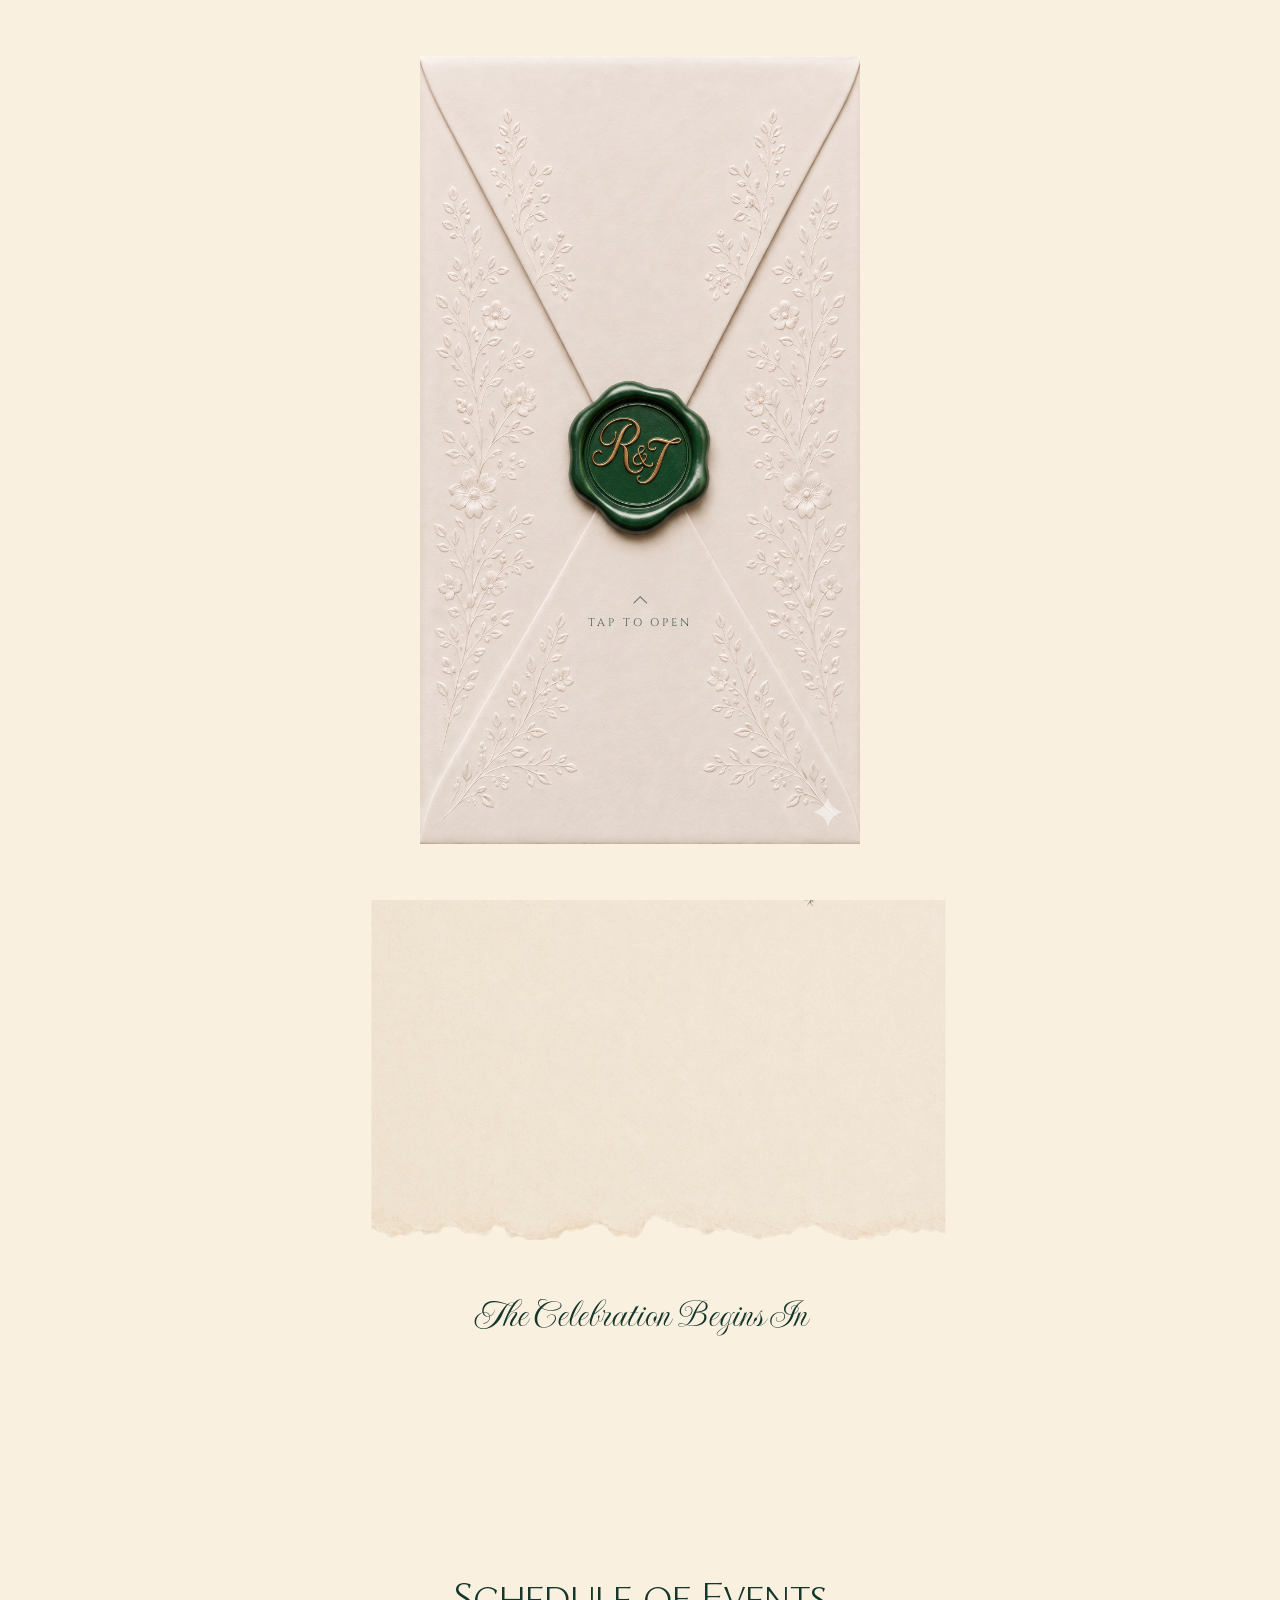
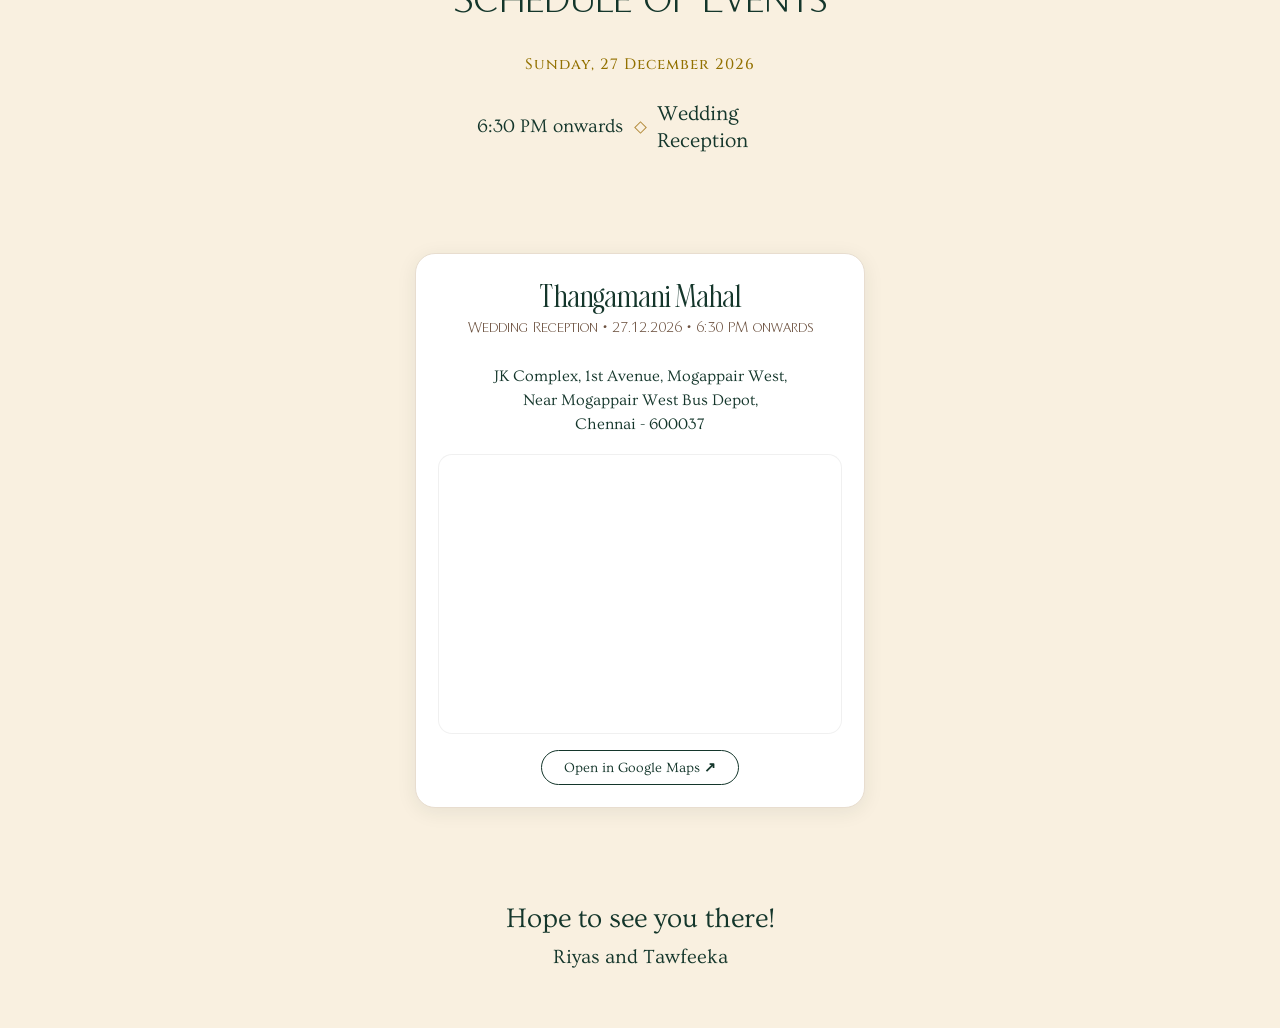
<file: reception.html>
<!doctype html>
<html lang="en">
  <head>
    <meta charset="utf-8" />
    <meta http-equiv="Content-Type" content="text/html; charset=utf-8" />
    <meta name="viewport" content="width=device-width, initial-scale=1.0" />
    <title>Wedding Reception Invitation | Riyas &amp; Tawfeeka</title>
    <meta
      name="description"
      content="Wedding Reception Invitation - Riyas &amp; Tawfeeka. Join us as we celebrate our wedding reception."
    />
    <meta property="og:url" content="./" />
    <meta
      property="og:title"
      content="Wedding Reception Invitation | Riyas &amp; Tawfeeka"
    />
    <meta
      property="og:description"
      content="Two Souls, One Destiny. A Lifetime written by Allah. Join us as we celebrate our wedding reception."
    />
    <meta property="og:type" content="website" />
    <meta
      property="og:image"
      content="assets/images/img3532-3566-4962-b739-616664393337_Screenshot_2026-06-2.png"
    />
    <link rel="canonical" href="./" />
    <meta name="format-detection" content="telephone=no" />

    <link
      rel="icon"
      type="image/png"
      sizes="32x32"
      href="assets/images/img3331-3833-4662-b234-353330306132_favicon-light_1.png"
      media="(prefers-color-scheme: light)"
    />
    <link
      rel="icon"
      type="image/png"
      sizes="32x32"
      href="assets/images/img3239-3439-4130-a237-303663656638_favicon-dark_1.png"
      media="(prefers-color-scheme: dark)"
    />
    <link
      rel="icon"
      type="image/svg+xml"
      sizes="any"
      href="assets/images/img6630-6464-4531-a461-396132346132_favicon_1.svg"
    />
    <link
      rel="apple-touch-icon"
      type="image/png"
      href="assets/images/img3761-3535-4439-b530-303639633934_apple-touch-icon_1.png"
    />
    <link
      rel="icon"
      type="image/png"
      sizes="192x192"
      href="assets/images/img3761-3535-4439-b530-303639633934_apple-touch-icon_1.png"
    />

    <link
      rel="stylesheet"
      href="assets/css/grid.css"
      type="text/css"
      media="all"
    />
    <link
      rel="stylesheet"
      href="assets/css/style.css"
      type="text/css"
      media="all"
    />
    <link
      rel="stylesheet"
      href="assets/css/animation.css"
      type="text/css"
      media="all"
    />

    <script nomodule src="assets/js/polyfill.min.js" charset="utf-8"></script>
    <script type="text/javascript">
      function t_onReady(func) {
        if (document.readyState != "loading") {
          func();
        } else {
          document.addEventListener("DOMContentLoaded", func);
        }
      }
      function t_onFuncLoad(funcName, okFunc, time) {
        if (typeof window[funcName] === "function") {
          okFunc();
        } else {
          setTimeout(function () {
            t_onFuncLoad(funcName, okFunc, time);
          }, time || 100);
        }
      }
      function t396_initialScale(t) {
        var e = document.getElementById("rec" + t);
        if (e) {
          var i = e.querySelector(".t396__artboard");
          if (i) {
            window.tn_scale_initial_window_width ||
              (window.tn_scale_initial_window_width =
                document.documentElement.clientWidth);
            var a = window.tn_scale_initial_window_width,
              l = [],
              n,
              r = i.getAttribute("data-artboard-screens");
            if (r) {
              r = r.split(",");
              for (var o = 0; o < r.length; o++) l[o] = parseInt(r[o], 10);
            } else l = [320, 480, 640, 960, 1200];
            for (var o = 0; o < l.length; o++) {
              var _ = l[o];
              a >= _ && (n = _);
            }
            var d = false,
              s =
                "center" ===
                t396_scaleInitial__getFieldValue(i, "valign", n, l),
              c =
                "grid" === t396_scaleInitial__getFieldValue(i, "upscale", n, l),
              u = t396_scaleInitial__getFieldValue(i, "height_vh", n, l),
              g = t396_scaleInitial__getFieldValue(i, "height", n, l),
              w =
                (!!window.opr && !!window.opr.addons) ||
                !!window.opera ||
                -1 !== navigator.userAgent.indexOf(" OPR/");
            if (!d && s && !c && !u && g && !w) {
              var f = parseFloat((a / n).toFixed(3)),
                h = [
                  i,
                  i.querySelector(".t396__carrier"),
                  i.querySelector(".t396__filter"),
                ],
                v = Math.floor(parseInt(g, 10) * f) + "px";
              i.style.setProperty("--initial-scale-height", v);
              for (var o = 0; o < h.length; o++)
                h[o] &&
                  h[o].style.setProperty(
                    "height",
                    "var(--initial-scale-height)",
                  );
              t396_scaleInitial__getElementsToScale(i, n, l).forEach(
                function (t) {
                  t.style.zoom = f;
                },
              );
            }
          }
        }
      }
      function t396_scaleInitial__getElementsToScale(t, e, i) {
        return t
          ? Array.prototype.slice.call(t.children).filter(function (t) {
              if (!t) return false;
              if (
                !t.classList.contains("t396__elem") &&
                !t.classList.contains("t396__group")
              )
                return false;
              if (!t.querySelector(".tn-molecule, .tn-atom")) return false;
              var a =
                  !t.getAttribute("data-elem-type") &&
                  t.classList.contains("tn-group"),
                l = t396_scaleInitial__getFieldValue(t, "container", e, i);
              return (!l && a && (l = "grid"), "grid" === l);
            })
          : [];
      }
      function t396_scaleInitial__getFieldValue(t, e, i, a) {
        if (!t) return null;
        var l = a[a.length - 1],
          n = t.getAttribute(t396_scaleInitial__getFieldAttribute(t, e, i, l));
        if (null === n)
          for (var r = 0; r < a.length; r++) {
            var o = a[r];
            if (
              !(o <= i) &&
              null !==
                (n = t.getAttribute(
                  t396_scaleInitial__getFieldAttribute(t, e, o, l),
                ))
            )
              break;
          }
        return n;
      }
      function t396_scaleInitial__getFieldAttribute(t, e, i, a) {
        var l = ["widthmode", "heightmode", "flex"],
          n = t.classList.contains("t396__artboard"),
          r = !n && t.classList.contains("tn-group"),
          o = "data-field-";
        n && (o = "data-artboard-");
        r && (o = "data-group-");
        var _ = "-value";
        return (
          (n || (r && -1 !== l.indexOf(e))) && (_ = ""),
          o + e + (i === a ? "" : "-res-" + i) + _
        );
      }
      window.TN_SCALE_INITIAL_VER = "1.0";
      window.tn_scale_initial_window_width = null;
    </script>

    <script src="assets/js/core.min.js" charset="utf-8" defer></script>
    <script src="assets/js/blocks.js" charset="utf-8" async></script>
    <script src="assets/js/lazyload.min.js" charset="utf-8" async></script>
    <script src="assets/js/animation.min.js" charset="utf-8" async></script>
    <script src="assets/js/artboard.min.js" charset="utf-8" async></script>
    <script src="assets/js/animation-sbs.min.js" charset="utf-8" async></script>
    <script
      src="assets/js/artboard-scale.min.js"
      charset="utf-8"
      async
    ></script>

    <script type="text/javascript">
      (function () {
        if (
          typeof sessionStorage != "undefined" &&
          sessionStorage.getItem("visited") !== "y" &&
          document.visibilityState
        ) {
          var style = document.createElement("style");
          style.type = "text/css";
          style.innerHTML =
            "@media screen and (min-width: 980px) {.t-records {opacity: 0;}.t-records_animated {transition: opacity ease-in-out .2s;}.t-records.t-records_visible {opacity: 1;}}";
          document.getElementsByTagName("head")[0].appendChild(style);
          function t_setvisRecs() {
            var alr = document.querySelectorAll(".t-records");
            Array.prototype.forEach.call(alr, function (el) {
              el.classList.add("t-records_animated");
            });
            setTimeout(function () {
              Array.prototype.forEach.call(alr, function (el) {
                el.classList.add("t-records_visible");
              });
              sessionStorage.setItem("visited", "y");
            }, 400);
          }
          document.addEventListener("DOMContentLoaded", t_setvisRecs);
        }
      })();
    </script>

    <style id="local-fonts">
      @font-face {
        font-family: "Cinzel";
        font-style: normal;
        font-weight: 400;
        font-display: swap;
        src: url("assets/fonts/cinzel-ext.woff2") format("woff2");
        unicode-range:
          U+0100-02BA, U+02BD-02C5, U+02C7-02CC, U+02CE-02D7, U+02DD-02FF,
          U+0304, U+0308, U+0329, U+1D00-1DBF, U+1E00-1E9F, U+1EF2-1EFF, U+2020,
          U+20A0-20AB, U+20AD-20C4, U+2113, U+2C60-2C7F, U+A720-A7FF;
      }

      @font-face {
        font-family: "Cinzel";
        font-style: normal;
        font-weight: 400;
        font-display: swap;
        src: url("assets/fonts/cinzel-latin.woff2") format("woff2");
        unicode-range:
          U+0000-00FF, U+0131, U+0152-0153, U+02BB-02BC, U+02C6, U+02DA, U+02DC,
          U+0304, U+0308, U+0329, U+2000-206F, U+20AC, U+2122, U+2191, U+2193,
          U+2212, U+2215, U+FEFF, U+FFFD;
      }

      @font-face {
        font-family: "Cinzel";
        font-style: normal;
        font-weight: 500;
        font-display: swap;
        src: url("assets/fonts/cinzel-ext.woff2") format("woff2");
        unicode-range:
          U+0100-02BA, U+02BD-02C5, U+02C7-02CC, U+02CE-02D7, U+02DD-02FF,
          U+0304, U+0308, U+0329, U+1D00-1DBF, U+1E00-1E9F, U+1EF2-1EFF, U+2020,
          U+20A0-20AB, U+20AD-20C4, U+2113, U+2C60-2C7F, U+A720-A7FF;
      }

      @font-face {
        font-family: "Cinzel";
        font-style: normal;
        font-weight: 500;
        font-display: swap;
        src: url("assets/fonts/cinzel-latin.woff2") format("woff2");
        unicode-range:
          U+0000-00FF, U+0131, U+0152-0153, U+02BB-02BC, U+02C6, U+02DA, U+02DC,
          U+0304, U+0308, U+0329, U+2000-206F, U+20AC, U+2122, U+2191, U+2193,
          U+2212, U+2215, U+FEFF, U+FFFD;
      }

      @font-face {
        font-family: "Ovo";
        font-style: normal;
        font-weight: 400;
        font-display: swap;
        src: url("assets/fonts/ovo-latin.woff2") format("woff2");
        unicode-range:
          U+0000-00FF, U+0131, U+0152-0153, U+02BB-02BC, U+02C6, U+02DA, U+02DC,
          U+0304, U+0308, U+0329, U+2000-206F, U+20AC, U+2122, U+2191, U+2193,
          U+2212, U+2215, U+FEFF, U+FFFD;
      }
    </style>
  </head>

  <body class="t-body" style="margin: 0">
    <div id="allrecords" class="t-records">
      <div
        id="rec4227046903"
        class="r t-rec"
        data-animationappear="off"
        data-record-type="131"
      >
        <div class="t123">
          <div class="t-container_100">
            <div class="t-width t-width_100">
              <style>
                #envelopeOverlay {
                  position: fixed;
                  inset: 0;
                  z-index: 99999;
                  background: #f9f0e0;
                  display: flex;
                  flex-direction: column;
                  align-items: center;
                  justify-content: center;
                  cursor: pointer;
                  -webkit-tap-highlight-color: transparent;
                  user-select: none;
                  transition: opacity 1.4s ease;
                }

                #envelopeImg {
                  width: 100%;
                  max-width: 440px;
                  display: block;
                  object-fit: contain;
                }

                #envelopeTapWrap {
                  position: absolute;
                  bottom: 30%;
                  left: 50%;
                  transform: translateX(-50%);
                  display: flex;
                  flex-direction: column;
                  align-items: center;
                  gap: 7px;
                  animation: envelopeTapIn 1.2s 0.8s both;
                }

                @keyframes envelopeTapIn {
                  from {
                    opacity: 0;
                    transform: translateX(-50%) translateY(6px);
                  }

                  to {
                    opacity: 1;
                    transform: translateX(-50%) translateY(0);
                  }
                }

                #envelopeTapLabel {
                  font-family: "Cinzel", Georgia, serif;
                  font-size: 11px;
                  letter-spacing: 0.26em;
                  text-transform: uppercase;
                  color: rgba(20, 54, 43, 0.75);
                  animation: envelopePulse 2.4s 1.6s ease-in-out infinite;
                  white-space: nowrap;
                }

                @keyframes envelopePulse {
                  0%,
                  100% {
                    opacity: 0.45;
                    letter-spacing: 0.26em;
                  }

                  50% {
                    opacity: 1;
                    letter-spacing: 0.3em;
                  }
                }

                .envelope-chevron {
                  width: 10px;
                  height: 10px;
                  border-right: 1.5px solid rgba(20, 54, 43, 0.6);
                  border-top: 1.5px solid rgba(20, 54, 43, 0.6);
                  transform: rotate(-45deg);
                  animation: envelopeChevron 2.4s 1.9s ease-in-out infinite;
                }

                @keyframes envelopeChevron {
                  0%,
                  100% {
                    transform: rotate(-45deg) translate(0, 0);
                    opacity: 0.6;
                  }

                  50% {
                    transform: rotate(-45deg) translate(2px, -2px);
                    opacity: 1;
                  }
                }

                #envelopeVideoWrap {
                  position: fixed;
                  inset: 0;
                  z-index: 100000;
                  display: flex;
                  align-items: center;
                  justify-content: center;
                  background: #f9f0e0;
                  opacity: 0;
                  transition: opacity 0.8s ease;
                  pointer-events: none;
                }

                #envelopeVideoWrap.envelope-video-in {
                  opacity: 1;
                  pointer-events: all;
                }

                #envelopeVideoWrap.envelope-video-out {
                  opacity: 0;
                  transition: opacity 1.4s ease;
                }

                #envelopeVideo {
                  width: 100%;
                  max-width: 440px;
                  display: block;
                  object-fit: contain;
                }

                /* Floating audio toggle button â€” displayed once invitation is opened */
                #audioBtn {
                  position: fixed;
                  bottom: 20px;
                  right: 20px;
                  width: 60px;
                  height: 60px;
                  background: #14362b;
                  border-radius: 50%;
                  display: flex;
                  justify-content: center;
                  align-items: center;
                  z-index: 2147483647;
                  cursor: pointer;
                  box-shadow: 0 4px 6px rgba(0, 0, 0, 0.1);
                  visibility: hidden;
                  opacity: 0;
                  transition: opacity 0.3s ease-in-out;
                }

                #audioBtn svg {
                  width: 30px;
                  height: 30px;
                  fill: white;
                }
              </style>
              <audio id="bgAudio" loop>
                <source src="assets/media/music.mp3" type="audio/mp3" />
              </audio>
              <div id="envelopeOverlay">
                <img
                  id="envelopeImg"
                  src="assets/media/envelope_cover.png"
                  alt="Open your invitation"
                  draggable="false"
                />
                <div id="envelopeTapWrap">
                  <div class="envelope-chevron"></div>
                  <div id="envelopeTapLabel">Tap to open</div>
                </div>
              </div>
              <div id="envelopeVideoWrap">
                <video
                  id="envelopeVideo"
                  src="assets/media/envelope_open.mp4"
                  muted
                  playsinline
                  preload="auto"
                ></video>
              </div>
              <div id="audioBtn">
                <svg
                  id="iconPause"
                  xmlns="http://www.w3.org/2000/svg"
                  viewBox="0 0 24 24"
                  style="display: block"
                >
                  <rect x="6" y="5" width="4" height="14" rx="1" />
                  <rect x="14" y="5" width="4" height="14" rx="1" />
                </svg>
                <svg
                  id="iconPlay"
                  xmlns="http://www.w3.org/2000/svg"
                  viewBox="0 0 24 24"
                  style="display: none"
                >
                  <polygon points="5,3 19,12 5,21" />
                </svg>
              </div>
              <script>
                (function () {
                  var overlay = document.getElementById("envelopeOverlay");
                  var videoWrap = document.getElementById("envelopeVideoWrap");
                  var video = document.getElementById("envelopeVideo");
                  var audio = document.getElementById("bgAudio");
                  var audioBtn = document.getElementById("audioBtn");
                  var iconPause = document.getElementById("iconPause");
                  var iconPlay = document.getElementById("iconPlay");
                  var done = false;
                  var audioUnlocked = false;

                  function unlockAudio() {
                    if (audioUnlocked) return;
                    audioUnlocked = true;
                    var p = audio.play();
                    if (p && p.then) {
                      p.then(function () {
                        audio.pause();
                        audio.currentTime = 0;
                      }).catch(function () {});
                    } else {
                      audio.pause();
                    }
                  }

                  function startVideo() {
                    if (done) return;
                    done = true;

                    // Fade out envelope cover
                    overlay.style.opacity = "0";
                    overlay.style.pointerEvents = "none";
                    setTimeout(function () {
                      overlay.style.display = "none";
                    }, 1400);

                    // Show and play opening video
                    videoWrap.classList.add("envelope-video-in");
                    var vp = video.play();
                    if (vp && vp.catch) vp.catch(function () {});

                    // Start background music
                    audio.volume = 1;
                    var ap = audio.play();
                    if (ap && ap.catch) ap.catch(function () {});
                  }

                  function endSequence() {
                    // Fade out video reveal
                    videoWrap.classList.remove("envelope-video-in");
                    videoWrap.classList.add("envelope-video-out");
                    setTimeout(function () {
                      videoWrap.style.display = "none";
                    }, 1400);

                    // Show floating audio toggle button
                    audioBtn.style.visibility = "visible";
                    audioBtn.style.opacity = "1";
                  }

                  // Prime audio silently on first touch, start animation on click
                  overlay.addEventListener("touchstart", unlockAudio, {
                    passive: true,
                  });
                  overlay.addEventListener("click", startVideo);

                  // Fade out video 0.8s before playback finishes
                  video.addEventListener("timeupdate", function () {
                    if (
                      video.duration &&
                      video.currentTime >= video.duration - 0.8 &&
                      !video.dataset.fading
                    ) {
                      video.dataset.fading = "1";
                      endSequence();
                    }
                  });

                  // Audio button toggle
                  audioBtn.addEventListener("click", function () {
                    if (audio.paused) {
                      audio.play();
                      iconPlay.style.display = "none";
                      iconPause.style.display = "block";
                    } else {
                      audio.pause();
                      iconPlay.style.display = "block";
                      iconPause.style.display = "none";
                    }
                  });

                  video.load();
                })();
              </script>
            </div>
          </div>
        </div>
      </div>
      <div
        id="rec4227041103"
        class="r t-rec"
        style=""
        data-animationappear="off"
        data-record-type="396"
      >
        <style>
          #rec4227041103 .t396__artboard {
            height: 1240px;
            background-color: #f9f0e0;
          }

          #rec4227041103 .t396__filter {
            height: 1240px;
          }

          #rec4227041103 .t396__carrier {
            height: 1240px;
            background-position: center center;
            background-attachment: scroll;
            background-size: cover;
            background-repeat: no-repeat;
          }

          @media screen and (max-width: 1199px) {
            #rec4227041103 .t396__artboard,
            #rec4227041103 .t396__filter,
            #rec4227041103 .t396__carrier {
            }

            #rec4227041103 .t396__filter {
            }

            #rec4227041103 .t396__carrier {
              background-attachment: scroll;
            }
          }

          @media screen and (max-width: 959px) {
            #rec4227041103 .t396__artboard,
            #rec4227041103 .t396__filter,
            #rec4227041103 .t396__carrier {
            }

            #rec4227041103 .t396__filter {
            }

            #rec4227041103 .t396__carrier {
              background-attachment: scroll;
            }
          }

          @media screen and (max-width: 639px) {
            #rec4227041103 .t396__artboard,
            #rec4227041103 .t396__filter,
            #rec4227041103 .t396__carrier {
            }

            #rec4227041103 .t396__filter {
            }

            #rec4227041103 .t396__carrier {
              background-attachment: scroll;
            }
          }

          @media screen and (max-width: 479px) {
            #rec4227041103 .t396__artboard,
            #rec4227041103 .t396__filter,
            #rec4227041103 .t396__carrier {
              height: 1240px;
            }

            #rec4227041103 .t396__filter {
            }

            #rec4227041103 .t396__carrier {
              background-attachment: scroll;
            }
          }

          #rec4227041103 .tn-elem[data-elem-id="1773841348614000001"] {
            z-index: 3;
            top: 0px;
            left: calc(50% - 600px + 375px);
            width: 450px;
            height: 762px;
          }

          #rec4227041103 .tn-elem[data-elem-id="1773841348614000001"] .tn-atom {
            background-position: center center;
            border-width: var(--t396-borderwidth, 0);
            border-style: var(--t396-borderstyle, solid);
            border-color: var(--t396-bordercolor, transparent);
            transition:
              background-color var(--t396-speedhover, 0s) ease-in-out,
              color var(--t396-speedhover, 0s) ease-in-out,
              border-color var(--t396-speedhover, 0s) ease-in-out,
              box-shadow var(--t396-shadowshoverspeed, 0.2s) ease-in-out;
          }

          @media screen and (max-width: 1199px) {
            #rec4227041103 .tn-elem[data-elem-id="1773841348614000001"] {
              display: table;
              top: 0px;
              left: calc(50% - 480px + 255px);
              width: 450px;
              height: 491px;
            }
          }

          @media screen and (max-width: 959px) {
            #rec4227041103 .tn-elem[data-elem-id="1773841348614000001"] {
              display: table;
              top: 0px;
              left: calc(50% - 320px + 95px);
              width: 450px;
            }
          }

          @media screen and (max-width: 639px) {
            #rec4227041103 .tn-elem[data-elem-id="1773841348614000001"] {
              display: table;
              left: calc(50% - 240px + 15px);
              width: 450px;
            }
          }

          @media screen and (max-width: 479px) {
            #rec4227041103 .tn-elem[data-elem-id="1773841348614000001"] {
              display: table;
              left: calc(50% - 160px + -65px);
              width: 450px;
              height: 492px;
            }
          }

          #rec4227041103 .tn-elem[data-elem-id="1763402091707"] {
            z-index: 3;
            top: 0px;
            left: calc(50% - 600px + 375px);
            width: 450px;
            height: 676px;
          }

          #rec4227041103 .tn-elem[data-elem-id="1763402091707"] .tn-atom {
            border-radius: 0px 0px 0px 0px;
            opacity: 0.5;
            background-image: radial-gradient(
              circle at center,
              rgba(255, 249, 235, 1) 0%,
              rgba(255, 231, 192, 0) 85%
            );
            border-width: var(--t396-borderwidth, 0);
            border-style: var(--t396-borderstyle, solid);
            border-color: var(--t396-bordercolor, transparent);
            transition:
              background-color var(--t396-speedhover, 0s) ease-in-out,
              color var(--t396-speedhover, 0s) ease-in-out,
              border-color var(--t396-speedhover, 0s) ease-in-out,
              box-shadow var(--t396-shadowshoverspeed, 0.2s) ease-in-out;
          }

          @media screen and (max-width: 1199px) {
            #rec4227041103 .tn-elem[data-elem-id="1763402091707"] {
              display: table;
              left: calc(50% - 480px + 255px);
            }
          }

          @media screen and (max-width: 959px) {
            #rec4227041103 .tn-elem[data-elem-id="1763402091707"] {
              display: table;
              left: calc(50% - 320px + 95px);
            }
          }

          @media screen and (max-width: 639px) {
            #rec4227041103 .tn-elem[data-elem-id="1763402091707"] {
              display: table;
              left: calc(50% - 240px + 15px);
            }
          }

          @media screen and (max-width: 479px) {
            #rec4227041103 .tn-elem[data-elem-id="1763402091707"] {
              display: table;
              left: calc(50% - 160px + -65px);
            }
          }

          #rec4227041103 .tn-elem[data-elem-id="1779527203760000001"] {
            display: block;
            z-index: 3;
            top: 753px;
            left: calc(50% - 600px + 228px);
            width: 744px;
            height: 487px;
          }

          #rec4227041103 .tn-elem[data-elem-id="1779527203760000001"] .tn-atom {
            display: block;
            height: 100%;
            box-sizing: border-box;
            border-radius: 0px 0px 0px 0px;
            background-position: center center;
            border-width: var(--t396-borderwidth, 0);
            border-style: var(--t396-borderstyle, solid);
            border-color: var(--t396-bordercolor, transparent);
            transition:
              background-color var(--t396-speedhover, 0s) ease-in-out,
              color var(--t396-speedhover, 0s) ease-in-out,
              border-color var(--t396-speedhover, 0s) ease-in-out,
              box-shadow var(--t396-shadowshoverspeed, 0.2s) ease-in-out;
          }

          #rec4227041103
            .tn-elem[data-elem-id="1779527203760000001"]
            .tn-atom__img {
            border-radius: 0px 0px 0px 0px;
            object-fit: fill;
            height: 100%;
            object-position: center center;
          }

          @media screen and (max-width: 1199px) {
            #rec4227041103 .tn-elem[data-elem-id="1779527203760000001"] {
              display: block;
              top: 758px;
              left: calc(50% - 480px + 108px);
              height: 479px;
            }
          }

          @media screen and (max-width: 959px) {
            #rec4227041103 .tn-elem[data-elem-id="1779527203760000001"] {
              display: block;
              top: 763px;
              left: calc(50% - 320px + -52px);
              height: 477px;
            }
          }

          @media screen and (max-width: 639px) {
            #rec4227041103 .tn-elem[data-elem-id="1779527203760000001"] {
              display: block;
              top: 763px;
              left: calc(50% - 240px + -132px);
              height: 470px;
            }
          }

          @media screen and (max-width: 479px) {
            #rec4227041103 .tn-elem[data-elem-id="1779527203760000001"] {
              display: block;
              top: 763px;
              left: calc(50% - 160px + -212px);
              height: 477px;
            }
          }

          #rec4227041103 .tn-elem[data-elem-id="1763402147625"] {
            color: #14362b;
            text-align: center;
            z-index: 3;
            top: 294px;
            left: calc(50% - 600px + 320px);
            width: 560px;
            height: auto;
          }

          #rec4227041103 .tn-elem[data-elem-id="1763402147625"] .tn-atom {
            vertical-align: middle;
            color: #14362b;
            font-size: 80px;
            font-family: var(--t-text-font, Arial);
            line-height: 0.7;
            font-weight: 800;
            border-radius: 0px 0px 0px 0px;
            padding: 0px 0px 0px 0px;
            background-position: center center;
            border-width: var(--t396-borderwidth, 0);
            border-style: var(--t396-borderstyle, solid);
            border-color: var(--t396-bordercolor, transparent);
            transition:
              background-color var(--t396-speedhover, 0s) ease-in-out,
              color var(--t396-speedhover, 0s) ease-in-out,
              border-color var(--t396-speedhover, 0s) ease-in-out,
              box-shadow var(--t396-shadowshoverspeed, 0.2s) ease-in-out;
            --t396-shadow-text-opacity: 100%;
            text-shadow: var(--t396-shadow-text-x, 0px)
              var(--t396-shadow-text-y, 0px) var(--t396-shadow-text-blur, 0px)
              rgba(
                var(--t396-shadow-text-color),
                var(--t396-shadow-text-opacity, 100%)
              );
          }

          @media screen and (max-width: 1199px) {
            #rec4227041103 .tn-elem[data-elem-id="1763402147625"] {
              display: table;
              left: calc(50% - 480px + 200px);
              width: px;
              height: auto;
            }

            #rec4227041103 .tn-elem[data-elem-id="1763402147625"] .tn-atom {
              white-space: normal;
              background-size: cover;
            }
          }

          @media screen and (max-width: 959px) {
            #rec4227041103 .tn-elem[data-elem-id="1763402147625"] {
              display: table;
              left: calc(50% - 320px + 40px);
              width: px;
              height: auto;
            }

            #rec4227041103 .tn-elem[data-elem-id="1763402147625"] .tn-atom {
              white-space: normal;
              background-size: cover;
            }
          }

          @media screen and (max-width: 639px) {
            #rec4227041103 .tn-elem[data-elem-id="1763402147625"] {
              display: table;
              left: calc(50% - 240px + -40px);
              width: px;
              height: auto;
            }

            #rec4227041103 .tn-elem[data-elem-id="1763402147625"] .tn-atom {
              white-space: normal;
              background-size: cover;
            }
          }

          @media screen and (max-width: 479px) {
            #rec4227041103 .tn-elem[data-elem-id="1763402147625"] {
              display: table;
              left: calc(50% - 160px + -120px);
              width: px;
              height: auto;
            }

            #rec4227041103 .tn-elem[data-elem-id="1763402147625"] .tn-atom {
              white-space: normal;
              background-size: cover;
            }
          }

          #rec4227041103 .tn-elem[data-elem-id="176340398328864790"] {
            color: #14362b;
            text-align: center;
            z-index: 3;
            top: 154px;
            left: calc(50% - 600px + 320px);
            width: 560px;
            height: 37px;
          }

          #rec4227041103 .tn-elem[data-elem-id="176340398328864790"] .tn-atom {
            vertical-align: middle;
            color: #14362b;
            font-size: 40px;
            font-family: "NewFonts", Arial, sans-serif;
            line-height: 0.5;
            font-weight: 300;
            border-radius: 0px 0px 0px 0px;
            padding: 0px 0px 0px 0px;
            background-position: center center;
            border-width: var(--t396-borderwidth, 0);
            border-style: var(--t396-borderstyle, solid);
            border-color: var(--t396-bordercolor, transparent);
            transition:
              background-color var(--t396-speedhover, 0s) ease-in-out,
              color var(--t396-speedhover, 0s) ease-in-out,
              border-color var(--t396-speedhover, 0s) ease-in-out,
              box-shadow var(--t396-shadowshoverspeed, 0.2s) ease-in-out;
            --t396-shadow-text-opacity: 100%;
            text-shadow: var(--t396-shadow-text-x, 0px)
              var(--t396-shadow-text-y, 0px) var(--t396-shadow-text-blur, 0px)
              rgba(
                var(--t396-shadow-text-color),
                var(--t396-shadow-text-opacity, 100%)
              );
          }

          @media screen and (max-width: 1199px) {
            #rec4227041103 .tn-elem[data-elem-id="176340398328864790"] {
              display: table;
              left: calc(50% - 480px + 200px);
              width: px;
            }

            #rec4227041103
              .tn-elem[data-elem-id="176340398328864790"]
              .tn-atom {
              white-space: normal;
              background-size: cover;
            }
          }

          @media screen and (max-width: 959px) {
            #rec4227041103 .tn-elem[data-elem-id="176340398328864790"] {
              display: table;
              left: calc(50% - 320px + 40px);
              width: px;
            }

            #rec4227041103
              .tn-elem[data-elem-id="176340398328864790"]
              .tn-atom {
              white-space: normal;
              background-size: cover;
            }
          }

          @media screen and (max-width: 639px) {
            #rec4227041103 .tn-elem[data-elem-id="176340398328864790"] {
              display: table;
              left: calc(50% - 240px + -40px);
              width: px;
            }

            #rec4227041103
              .tn-elem[data-elem-id="176340398328864790"]
              .tn-atom {
              white-space: normal;
              background-size: cover;
            }
          }

          @media screen and (max-width: 479px) {
            #rec4227041103 .tn-elem[data-elem-id="176340398328864790"] {
              display: table;
              left: calc(50% - 160px + -120px);
              width: px;
            }

            #rec4227041103
              .tn-elem[data-elem-id="176340398328864790"]
              .tn-atom {
              white-space: normal;
              background-size: cover;
            }
          }

          #rec4227041103 .tn-elem[data-elem-id="176340401720454780"] {
            color: #14362b;
            text-align: center;
            z-index: 3;
            top: 196px;
            left: calc(50% - 600px + 320px);
            width: 560px;
            height: 37px;
          }

          #rec4227041103 .tn-elem[data-elem-id="176340401720454780"] .tn-atom {
            vertical-align: middle;
            color: #14362b;
            font-size: 25px;
            font-family: "NewFonts", Arial, sans-serif;
            line-height: 0.5;
            font-weight: 600;
            border-radius: 0px 0px 0px 0px;
            padding: 0px 0px 0px 0px;
            background-position: center center;
            border-width: var(--t396-borderwidth, 0);
            border-style: var(--t396-borderstyle, solid);
            border-color: var(--t396-bordercolor, transparent);
            transition:
              background-color var(--t396-speedhover, 0s) ease-in-out,
              color var(--t396-speedhover, 0s) ease-in-out,
              border-color var(--t396-speedhover, 0s) ease-in-out,
              box-shadow var(--t396-shadowshoverspeed, 0.2s) ease-in-out;
            --t396-shadow-text-opacity: 100%;
            text-shadow: var(--t396-shadow-text-x, 0px)
              var(--t396-shadow-text-y, 0px) var(--t396-shadow-text-blur, 0px)
              rgba(
                var(--t396-shadow-text-color),
                var(--t396-shadow-text-opacity, 100%)
              );
          }

          @media screen and (max-width: 1199px) {
            #rec4227041103 .tn-elem[data-elem-id="176340401720454780"] {
              display: table;
              left: calc(50% - 480px + 200px);
              width: px;
            }

            #rec4227041103
              .tn-elem[data-elem-id="176340401720454780"]
              .tn-atom {
              white-space: normal;
              background-size: cover;
            }
          }

          @media screen and (max-width: 959px) {
            #rec4227041103 .tn-elem[data-elem-id="176340401720454780"] {
              display: table;
              left: calc(50% - 320px + 40px);
              width: px;
            }

            #rec4227041103
              .tn-elem[data-elem-id="176340401720454780"]
              .tn-atom {
              white-space: normal;
              background-size: cover;
            }
          }

          @media screen and (max-width: 639px) {
            #rec4227041103 .tn-elem[data-elem-id="176340401720454780"] {
              display: table;
              left: calc(50% - 240px + -40px);
              width: px;
            }

            #rec4227041103
              .tn-elem[data-elem-id="176340401720454780"]
              .tn-atom {
              white-space: normal;
              background-size: cover;
            }
          }

          @media screen and (max-width: 479px) {
            #rec4227041103 .tn-elem[data-elem-id="176340401720454780"] {
              display: table;
              left: calc(50% - 160px + -120px);
              width: px;
            }

            #rec4227041103
              .tn-elem[data-elem-id="176340401720454780"]
              .tn-atom {
              white-space: normal;
              background-size: cover;
            }
          }

          #rec4227041103 .tn-elem[data-elem-id="176340390975774690"] {
            color: #14362b;
            text-align: center;
            z-index: 3;
            top: 356px;
            left: calc(50% - 600px + 578px);
            width: 55px;
            height: auto;
          }

          #rec4227041103 .tn-elem[data-elem-id="176340390975774690"] .tn-atom {
            vertical-align: middle;
            color: #14362b;
            font-size: 40px;
            font-family: "NewFonts", Arial, sans-serif;
            line-height: 1.1;
            font-weight: 300;
            border-radius: 0px 0px 0px 0px;
            padding: 0px 0px 0px 0px;
            background-position: center center;
            border-width: var(--t396-borderwidth, 0);
            border-style: var(--t396-borderstyle, solid);
            border-color: var(--t396-bordercolor, transparent);
            transition:
              background-color var(--t396-speedhover, 0s) ease-in-out,
              color var(--t396-speedhover, 0s) ease-in-out,
              border-color var(--t396-speedhover, 0s) ease-in-out,
              box-shadow var(--t396-shadowshoverspeed, 0.2s) ease-in-out;
            --t396-shadow-text-opacity: 100%;
            text-shadow: var(--t396-shadow-text-x, 0px)
              var(--t396-shadow-text-y, 0px) var(--t396-shadow-text-blur, 0px)
              rgba(
                var(--t396-shadow-text-color),
                var(--t396-shadow-text-opacity, 100%)
              );
          }

          @media screen and (max-width: 1199px) {
            #rec4227041103 .tn-elem[data-elem-id="176340390975774690"] {
              display: table;
              left: calc(50% - 480px + 458px);
              width: px;
              height: auto;
            }

            #rec4227041103
              .tn-elem[data-elem-id="176340390975774690"]
              .tn-atom {
              white-space: normal;
              background-size: cover;
            }
          }

          @media screen and (max-width: 959px) {
            #rec4227041103 .tn-elem[data-elem-id="176340390975774690"] {
              display: table;
              left: calc(50% - 320px + 298px);
              width: px;
              height: auto;
            }

            #rec4227041103
              .tn-elem[data-elem-id="176340390975774690"]
              .tn-atom {
              white-space: normal;
              background-size: cover;
            }
          }

          @media screen and (max-width: 639px) {
            #rec4227041103 .tn-elem[data-elem-id="176340390975774690"] {
              display: table;
              left: calc(50% - 240px + 218px);
              width: px;
              height: auto;
            }

            #rec4227041103
              .tn-elem[data-elem-id="176340390975774690"]
              .tn-atom {
              white-space: normal;
              background-size: cover;
            }
          }

          @media screen and (max-width: 479px) {
            #rec4227041103 .tn-elem[data-elem-id="176340390975774690"] {
              display: table;
              left: calc(50% - 160px + 138px);
              width: px;
              height: auto;
            }

            #rec4227041103
              .tn-elem[data-elem-id="176340390975774690"]
              .tn-atom {
              white-space: normal;
              background-size: cover;
            }
          }

          #rec4227041103 .tn-elem[data-elem-id="1780142978273000001"] {
            z-index: 3;
            top: 566px;
            left: calc(50% - 600px + 359px);
            width: 224px;
            height: auto;
          }

          #rec4227041103
            .tn-elem.t396__elem--anim-hidden[data-elem-id="1780142978273000001"] {
            opacity: 0;
          }

          #rec4227041103 .tn-elem[data-elem-id="1780142978273000001"] .tn-atom {
            border-radius: 0px 0px 0px 0px;
            background-position: center center;
            border-width: var(--t396-borderwidth, 0);
            border-style: var(--t396-borderstyle, solid);
            border-color: var(--t396-bordercolor, transparent);
            transition:
              background-color var(--t396-speedhover, 0s) ease-in-out,
              color var(--t396-speedhover, 0s) ease-in-out,
              border-color var(--t396-speedhover, 0s) ease-in-out,
              box-shadow var(--t396-shadowshoverspeed, 0.2s) ease-in-out;
          }

          #rec4227041103
            .tn-elem[data-elem-id="1780142978273000001"]
            .tn-atom__img {
            border-radius: 0px 0px 0px 0px;
            object-position: center center;
          }

          @media screen and (max-width: 1199px) {
            #rec4227041103 .tn-elem[data-elem-id="1780142978273000001"] {
              display: table;
              left: calc(50% - 480px + 238px);
              height: auto;
            }
          }

          @media screen and (max-width: 959px) {
            #rec4227041103 .tn-elem[data-elem-id="1780142978273000001"] {
              display: table;
              left: calc(50% - 320px + 77px);
              height: auto;
            }
          }

          @media screen and (max-width: 639px) {
            #rec4227041103 .tn-elem[data-elem-id="1780142978273000001"] {
              display: table;
              left: calc(50% - 240px + 2px);
              height: auto;
            }
          }

          @media screen and (max-width: 479px) {
            #rec4227041103 .tn-elem[data-elem-id="1780142978273000001"] {
              display: table;
              top: 568px;
              left: calc(50% - 160px + -77px);
              width: 218px;
              height: auto;
            }
          }

          #rec4227041103 .tn-elem[data-elem-id="1780748451024000006"] {
            z-index: 3;
            top: 547px;
            left: calc(50% - 600px + 605px);
            width: 236px;
            height: auto;
          }

          #rec4227041103
            .tn-elem.t396__elem--anim-hidden[data-elem-id="1780748451024000006"] {
            opacity: 0;
          }

          #rec4227041103 .tn-elem[data-elem-id="1780748451024000006"] .tn-atom {
            border-radius: 0px 0px 0px 0px;
            background-position: center center;
            border-width: var(--t396-borderwidth, 0);
            border-style: var(--t396-borderstyle, solid);
            border-color: var(--t396-bordercolor, transparent);
            transition:
              background-color var(--t396-speedhover, 0s) ease-in-out,
              color var(--t396-speedhover, 0s) ease-in-out,
              border-color var(--t396-speedhover, 0s) ease-in-out,
              box-shadow var(--t396-shadowshoverspeed, 0.2s) ease-in-out;
          }

          #rec4227041103
            .tn-elem[data-elem-id="1780748451024000006"]
            .tn-atom__img {
            border-radius: 0px 0px 0px 0px;
            object-position: center center;
          }

          @media screen and (max-width: 1199px) {
            #rec4227041103 .tn-elem[data-elem-id="1780748451024000006"] {
              display: table;
              left: calc(50% - 480px + 488px);
              height: auto;
            }
          }

          @media screen and (max-width: 959px) {
            #rec4227041103 .tn-elem[data-elem-id="1780748451024000006"] {
              display: table;
              left: calc(50% - 320px + 327px);
              height: auto;
            }
          }

          @media screen and (max-width: 639px) {
            #rec4227041103 .tn-elem[data-elem-id="1780748451024000006"] {
              display: table;
              left: calc(50% - 240px + 252px);
              height: auto;
            }
          }

          @media screen and (max-width: 479px) {
            #rec4227041103 .tn-elem[data-elem-id="1780748451024000006"] {
              display: table;
              top: 586px;
              left: calc(50% - 160px + 198px);
              width: 210px;
              height: auto;
            }
          }

          #rec4227041103 .tn-elem[data-elem-id="1780144694093"] {
            z-index: 3;
            top: -785px;
            left: calc(50% - 600px + 280px);
            width: 735px;
            height: auto;
          }

          #rec4227041103 .tn-elem[data-elem-id="1780144694093"] .tn-atom {
            border-radius: 0px 0px 0px 0px;
            background-position: center center;
            border-width: var(--t396-borderwidth, 0);
            border-style: var(--t396-borderstyle, solid);
            border-color: var(--t396-bordercolor, transparent);
            transition:
              background-color var(--t396-speedhover, 0s) ease-in-out,
              color var(--t396-speedhover, 0s) ease-in-out,
              border-color var(--t396-speedhover, 0s) ease-in-out,
              box-shadow var(--t396-shadowshoverspeed, 0.2s) ease-in-out;
          }

          #rec4227041103 .tn-elem[data-elem-id="1780144694093"] .tn-atom__img {
            border-radius: 0px 0px 0px 0px;
            object-position: center center;
          }

          @media screen and (max-width: 1199px) {
            #rec4227041103 .tn-elem[data-elem-id="1780144694093"] {
              display: table;
              left: calc(50% - 480px + 280px);
              height: auto;
            }
          }

          @media screen and (max-width: 959px) {
            #rec4227041103 .tn-elem[data-elem-id="1780144694093"] {
              display: table;
              left: calc(50% - 320px + 280px);
              height: auto;
            }
          }

          @media screen and (max-width: 639px) {
            #rec4227041103 .tn-elem[data-elem-id="1780144694093"] {
              display: table;
              left: calc(50% - 240px + 280px);
              height: auto;
            }
          }

          @media screen and (max-width: 479px) {
            #rec4227041103 .tn-elem[data-elem-id="1780144694093"] {
              display: table;
              left: calc(50% - 160px + 280px);
              height: auto;
            }
          }

          #rec4227041103 .tn-elem[data-elem-id="1780748008617000003"] {
            color: #14362b;
            text-align: center;
            z-index: 3;
            top: 899px;
            left: calc(50% - 600px + 320px);
            width: 560px;
            height: auto;
          }

          #rec4227041103 .tn-elem[data-elem-id="1780748008617000003"] .tn-atom {
            vertical-align: middle;
            color: #14362b;
            font-size: 41px;
            font-family: "NewFonts", Arial, sans-serif;
            line-height: 1.05;
            font-weight: 300;
            border-radius: 0px 0px 0px 0px;
            padding: 0px 0px 0px 0px;
            background-position: center center;
            border-width: var(--t396-borderwidth, 0);
            border-style: var(--t396-borderstyle, solid);
            border-color: var(--t396-bordercolor, transparent);
            transition:
              background-color var(--t396-speedhover, 0s) ease-in-out,
              color var(--t396-speedhover, 0s) ease-in-out,
              border-color var(--t396-speedhover, 0s) ease-in-out,
              box-shadow var(--t396-shadowshoverspeed, 0.2s) ease-in-out;
            --t396-shadow-text-opacity: 100%;
            text-shadow: var(--t396-shadow-text-x, 0px)
              var(--t396-shadow-text-y, 0px) var(--t396-shadow-text-blur, 0px)
              rgba(
                var(--t396-shadow-text-color),
                var(--t396-shadow-text-opacity, 100%)
              );
          }

          @media screen and (max-width: 1199px) {
            #rec4227041103 .tn-elem[data-elem-id="1780748008617000003"] {
              display: table;
              top: 899px;
              left: calc(50% - 480px + 200px);
              width: px;
              height: auto;
            }

            #rec4227041103
              .tn-elem[data-elem-id="1780748008617000003"]
              .tn-atom {
              white-space: normal;
              background-size: cover;
            }
          }

          @media screen and (max-width: 959px) {
            #rec4227041103 .tn-elem[data-elem-id="1780748008617000003"] {
              display: table;
              top: 899px;
              left: calc(50% - 320px + 40px);
              width: px;
              height: auto;
            }

            #rec4227041103
              .tn-elem[data-elem-id="1780748008617000003"]
              .tn-atom {
              white-space: normal;
              background-size: cover;
            }
          }

          @media screen and (max-width: 639px) {
            #rec4227041103 .tn-elem[data-elem-id="1780748008617000003"] {
              display: table;
              top: 899px;
              left: calc(50% - 240px + -40px);
              width: px;
              height: auto;
            }

            #rec4227041103
              .tn-elem[data-elem-id="1780748008617000003"]
              .tn-atom {
              white-space: normal;
              background-size: cover;
            }
          }

          @media screen and (max-width: 479px) {
            #rec4227041103 .tn-elem[data-elem-id="1780748008617000003"] {
              display: table;
              top: 899px;
              left: calc(50% - 160px + -120px);
              width: 560px;
              height: auto;
            }

            #rec4227041103
              .tn-elem[data-elem-id="1780748008617000003"]
              .tn-atom {
              white-space: normal;
              background-size: cover;
            }
          }

          #rec4227041103 .tn-elem[data-elem-id="1780748008617000005"] {
            color: #6a5140;
            text-align: center;
            z-index: 3;
            top: 1050px;
            left: calc(50% - 600px + 447px);
            width: 307px;
            height: auto;
          }

          #rec4227041103 .tn-elem[data-elem-id="1780748008617000005"] .tn-atom {
            vertical-align: middle;
            color: #6a5140;
            font-size: 21px;
            font-family: "NewFonts", Arial, sans-serif;
            line-height: 1.25;
            font-weight: 100;
            border-radius: 0px 0px 0px 0px;
            padding: 0px 0px 0px 0px;
            background-position: center center;
            border-width: var(--t396-borderwidth, 0);
            border-style: var(--t396-borderstyle, solid);
            border-color: var(--t396-bordercolor, transparent);
            transition:
              background-color var(--t396-speedhover, 0s) ease-in-out,
              color var(--t396-speedhover, 0s) ease-in-out,
              border-color var(--t396-speedhover, 0s) ease-in-out,
              box-shadow var(--t396-shadowshoverspeed, 0.2s) ease-in-out;
            --t396-shadow-text-opacity: 100%;
            text-shadow: var(--t396-shadow-text-x, 0px)
              var(--t396-shadow-text-y, 0px) var(--t396-shadow-text-blur, 0px)
              rgba(
                var(--t396-shadow-text-color),
                var(--t396-shadow-text-opacity, 100%)
              );
          }

          @media screen and (max-width: 1199px) {
            #rec4227041103 .tn-elem[data-elem-id="1780748008617000005"] {
              display: table;
              left: calc(50% - 480px + 327px);
              width: px;
              height: auto;
            }

            #rec4227041103
              .tn-elem[data-elem-id="1780748008617000005"]
              .tn-atom {
              white-space: normal;
              background-size: cover;
            }
          }

          @media screen and (max-width: 959px) {
            #rec4227041103 .tn-elem[data-elem-id="1780748008617000005"] {
              display: table;
              top: 1060px;
              left: calc(50% - 320px + 167px);
              width: px;
              height: auto;
            }

            #rec4227041103
              .tn-elem[data-elem-id="1780748008617000005"]
              .tn-atom {
              white-space: normal;
              background-size: cover;
            }
          }

          @media screen and (max-width: 639px) {
            #rec4227041103 .tn-elem[data-elem-id="1780748008617000005"] {
              display: table;
              top: 1060px;
              left: calc(50% - 240px + 87px);
              width: px;
              height: auto;
            }

            #rec4227041103
              .tn-elem[data-elem-id="1780748008617000005"]
              .tn-atom {
              white-space: normal;
              background-size: cover;
            }
          }

          @media screen and (max-width: 479px) {
            #rec4227041103 .tn-elem[data-elem-id="1780748008617000005"] {
              display: table;
              top: 1050px;
              left: calc(50% - 160px + 7px);
              width: px;
              height: auto;
            }

            #rec4227041103
              .tn-elem[data-elem-id="1780748008617000005"]
              .tn-atom {
              white-space: normal;
              background-size: cover;
            }
          }

          #rec4227041103 .tn-elem[data-elem-id="1782235970224000001"] {
            z-index: 3;
            top: 558px;
            left: calc(50% - 600px + 588px);
            width: 25px;
            height: auto;
          }

          #rec4227041103
            .tn-elem.t396__elem--anim-hidden[data-elem-id="1782235970224000001"] {
            opacity: 0;
          }

          #rec4227041103 .tn-elem[data-elem-id="1782235970224000001"] .tn-atom {
            background-position: center center;
            border-width: var(--t396-borderwidth, 0);
            border-style: var(--t396-borderstyle, solid);
            border-color: var(--t396-bordercolor, transparent);
            transition:
              background-color var(--t396-speedhover, 0s) ease-in-out,
              color var(--t396-speedhover, 0s) ease-in-out,
              border-color var(--t396-speedhover, 0s) ease-in-out,
              box-shadow var(--t396-shadowshoverspeed, 0.2s) ease-in-out;
          }

          #rec4227041103
            .tn-elem[data-elem-id="1782235970224000001"]
            .tn-atom__vector
            svg {
            display: block;
          }

          @media screen and (max-width: 1199px) {
            #rec4227041103 .tn-elem[data-elem-id="1782235970224000001"] {
              display: table;
              left: calc(50% - 480px + 468px);
              height: auto;
            }
          }

          @media screen and (max-width: 959px) {
            #rec4227041103 .tn-elem[data-elem-id="1782235970224000001"] {
              display: table;
              left: calc(50% - 320px + 308px);
              height: auto;
            }
          }

          @media screen and (max-width: 639px) {
            #rec4227041103 .tn-elem[data-elem-id="1782235970224000001"] {
              display: table;
              left: calc(50% - 240px + 228px);
              height: auto;
            }
          }

          @media screen and (max-width: 479px) {
            #rec4227041103 .tn-elem[data-elem-id="1782235970224000001"] {
              display: table;
              left: calc(50% - 160px + 148px);
              height: auto;
            }
          }

          #rec4227041103 .tn-elem[data-elem-id="1782235970225000002"] {
            color: #14362b;
            text-align: CENTER;
            z-index: 3;
            top: 518px;
            left: calc(50% - 600px + 442px);
            width: 316px;
            height: auto;
          }

          #rec4227041103 .tn-elem[data-elem-id="1782235970225000002"] .tn-atom {
            vertical-align: middle;
            color: #14362b;
            font-size: 32px;
            font-family: "NewFonts", Arial, sans-serif;
            line-height: 1.1;
            font-weight: 300;
            border-radius: 0px 0px 0px 0px;
            padding: 0px 0px 0px 0px;
            background-position: center center;
            border-width: var(--t396-borderwidth, 0);
            border-style: var(--t396-borderstyle, solid);
            border-color: var(--t396-bordercolor, transparent);
            transition:
              background-color var(--t396-speedhover, 0s) ease-in-out,
              color var(--t396-speedhover, 0s) ease-in-out,
              border-color var(--t396-speedhover, 0s) ease-in-out,
              box-shadow var(--t396-shadowshoverspeed, 0.2s) ease-in-out;
            --t396-shadow-text-opacity: 100%;
            text-shadow: var(--t396-shadow-text-x, 0px)
              var(--t396-shadow-text-y, 0px) var(--t396-shadow-text-blur, 0px)
              rgba(
                var(--t396-shadow-text-color),
                var(--t396-shadow-text-opacity, 100%)
              );
          }

          @media screen and (max-width: 1199px) {
            #rec4227041103 .tn-elem[data-elem-id="1782235970225000002"] {
              display: table;
              left: calc(50% - 480px + 322px);
              width: px;
              height: auto;
            }

            #rec4227041103
              .tn-elem[data-elem-id="1782235970225000002"]
              .tn-atom {
              white-space: normal;
              background-size: cover;
            }
          }

          @media screen and (max-width: 959px) {
            #rec4227041103 .tn-elem[data-elem-id="1782235970225000002"] {
              display: table;
              left: calc(50% - 320px + 162px);
              width: px;
              height: auto;
            }

            #rec4227041103
              .tn-elem[data-elem-id="1782235970225000002"]
              .tn-atom {
              white-space: normal;
              background-size: cover;
            }
          }

          @media screen and (max-width: 639px) {
            #rec4227041103 .tn-elem[data-elem-id="1782235970225000002"] {
              display: table;
              left: calc(50% - 240px + 82px);
              width: px;
              height: auto;
            }

            #rec4227041103
              .tn-elem[data-elem-id="1782235970225000002"]
              .tn-atom {
              white-space: normal;
              background-size: cover;
            }
          }

          @media screen and (max-width: 479px) {
            #rec4227041103 .tn-elem[data-elem-id="1782235970225000002"] {
              display: table;
              left: calc(50% - 160px + 2px);
              width: px;
              height: auto;
            }

            #rec4227041103
              .tn-elem[data-elem-id="1782235970225000002"]
              .tn-atom {
              white-space: normal;
              background-size: cover;
            }
          }

          #rec4227041103 .tn-elem[data-elem-id="1782312134224"] {
            z-index: 3;
            top: 813px;
            left: calc(50% - 600px + 459px);
            width: 283px;
            height: auto;
          }

          #rec4227041103 .tn-elem[data-elem-id="1782312134224"] .tn-atom {
            border-radius: 0px 0px 0px 0px;
            background-position: center center;
            border-width: var(--t396-borderwidth, 0);
            border-style: var(--t396-borderstyle, solid);
            border-color: var(--t396-bordercolor, transparent);
            transition:
              background-color var(--t396-speedhover, 0s) ease-in-out,
              color var(--t396-speedhover, 0s) ease-in-out,
              border-color var(--t396-speedhover, 0s) ease-in-out,
              box-shadow var(--t396-shadowshoverspeed, 0.2s) ease-in-out;
          }

          #rec4227041103 .tn-elem[data-elem-id="1782312134224"] .tn-atom__img {
            border-radius: 0px 0px 0px 0px;
            object-position: center center;
          }

          @media screen and (max-width: 1199px) {
            #rec4227041103 .tn-elem[data-elem-id="1782312134224"] {
              display: table;
              left: calc(50% - 480px + 339px);
              height: auto;
            }
          }

          @media screen and (max-width: 959px) {
            #rec4227041103 .tn-elem[data-elem-id="1782312134224"] {
              display: table;
              left: calc(50% - 320px + 179px);
              height: auto;
            }
          }

          @media screen and (max-width: 639px) {
            #rec4227041103 .tn-elem[data-elem-id="1782312134224"] {
              display: table;
              left: calc(50% - 240px + 99px);
              height: auto;
            }
          }

          @media screen and (max-width: 479px) {
            #rec4227041103 .tn-elem[data-elem-id="1782312134224"] {
              display: table;
              left: calc(50% - 160px + 19px);
              height: auto;
            }
          }
        </style>
        <div class="t396">
          <div
            class="t396__artboard"
            data-artboard-recid="4227041103"
            data-artboard-screens="320,480,640,960,1200"
            data-artboard-height="1240"
            data-artboard-valign="center"
            data-artboard-upscale="grid"
            data-artboard-height-res-320="1240"
          >
            <div class="t396__carrier" data-artboard-recid="4227041103"></div>
            <div class="t396__filter" data-artboard-recid="4227041103"></div>
            <div
              class="t396__elem tn-elem tn-elem__42270411031773841348614000001"
              data-elem-id="1773841348614000001"
              data-elem-type="html"
              data-field-top-value="0"
              data-field-left-value="375"
              data-field-height-value="762"
              data-field-width-value="450"
              data-field-axisy-value="top"
              data-field-axisx-value="left"
              data-field-container-value="grid"
              data-field-topunits-value="px"
              data-field-leftunits-value="px"
              data-field-heightunits-value="px"
              data-field-widthunits-value="px"
              data-animate-mobile="y"
              data-field-widthmode-value="fixed"
              data-field-left-res-320-value="-65"
              data-field-height-res-320-value="492"
              data-field-width-res-320-value="450"
              data-field-widthmode-res-320-value="fixed"
              data-field-left-res-480-value="15"
              data-field-width-res-480-value="450"
              data-field-widthmode-res-480-value="fixed"
              data-field-top-res-640-value="0"
              data-field-left-res-640-value="95"
              data-field-width-res-640-value="450"
              data-field-widthmode-res-640-value="fixed"
              data-field-top-res-960-value="0"
              data-field-left-res-960-value="255"
              data-field-height-res-960-value="491"
              data-field-width-res-960-value="450"
              data-field-container-res-960-value="grid"
              data-field-widthmode-res-960-value="fixed"
            >
              <div class="tn-atom tn-atom__html">
                <video
                  autoplay
                  muted
                  loop
                  playsinline
                  style="
                    width: 100%;
                    height: auto;
                    object-fit: cover;
                    display: block;
                  "
                >
                  <source src="assets/media/swans_bg.mov" type="video/mp4" />
                  Your browser does not support the video tag.
                </video>
              </div>
            </div>
            <div
              class="t396__elem tn-elem tn-elem__42270411031763402091707"
              data-elem-id="1763402091707"
              data-elem-type="shape"
              data-field-top-value="0"
              data-field-left-value="375"
              data-field-height-value="676"
              data-field-width-value="450"
              data-field-axisy-value="top"
              data-field-axisx-value="left"
              data-field-container-value="grid"
              data-field-topunits-value="px"
              data-field-leftunits-value="px"
              data-field-heightunits-value="px"
              data-field-widthunits-value="px"
              data-field-widthmode-value="fixed"
              data-field-left-res-320-value="-65"
              data-field-left-res-480-value="15"
              data-field-left-res-640-value="95"
              data-field-left-res-960-value="255"
            >
              <div class="tn-atom"></div>
            </div>
            <div
              class="t396__elem tn-elem tn-elem__42270411031779527203760000001"
              data-elem-id="1779527203760000001"
              data-elem-type="image"
              data-field-top-value="753"
              data-field-left-value="228"
              data-field-height-value="487"
              data-field-width-value="744"
              data-field-axisy-value="top"
              data-field-axisx-value="left"
              data-field-container-value="grid"
              data-field-topunits-value="px"
              data-field-leftunits-value="px"
              data-field-heightunits-value="px"
              data-field-widthunits-value="px"
              data-field-imagefit-value="fill"
              data-field-filewidth-value="1680"
              data-field-fileheight-value="833"
              data-field-heightmode-value="fixed"
              data-field-top-res-320-value="763"
              data-field-left-res-320-value="-212"
              data-field-height-res-320-value="477"
              data-field-heightmode-res-320-value="fixed"
              data-field-top-res-480-value="763"
              data-field-left-res-480-value="-132"
              data-field-height-res-480-value="470"
              data-field-heightmode-res-480-value="fixed"
              data-field-top-res-640-value="763"
              data-field-left-res-640-value="-52"
              data-field-height-res-640-value="477"
              data-field-heightmode-res-640-value="fixed"
              data-field-top-res-960-value="758"
              data-field-left-res-960-value="108"
              data-field-height-res-960-value="479"
              data-field-heightmode-res-960-value="fixed"
            >
              <div class="tn-atom">
                <img
                  class="tn-atom__img t-img"
                  data-original="assets/images/img3134-6461-4832-a236-633431616631_623915249_2629494717.png"
                  src="assets/images/img3134-6461-4832-a236-633431616631_623915249_2629494717.png"
                  alt=""
                  imgfield="tn_img_1779527203760000001"
                />
              </div>
            </div>
            <div
              class="t396__elem tn-elem js-delay-anim tn-elem__42270411031763402147625 t-animate"
              data-elem-id="1763402147625"
              data-elem-type="text"
              data-field-top-value="294"
              data-field-left-value="320"
              data-field-height-value="168"
              data-field-width-value="560"
              data-field-axisy-value="top"
              data-field-axisx-value="left"
              data-field-container-value="grid"
              data-field-topunits-value="px"
              data-field-leftunits-value="px"
              data-field-heightunits-value="px"
              data-field-widthunits-value="px"
              data-animate-style="fadeinup"
              data-animate-duration="2"
              data-animate-delay="3"
              data-animate-distance="30"
              data-animate-mobile="y"
              data-field-textfit-value="autoheight"
              data-field-fontsize-value="80"
              data-field-left-res-320-value="-120"
              data-field-left-res-480-value="-40"
              data-field-left-res-640-value="40"
              data-field-left-res-960-value="200"
            >
              <div class="tn-atom" field="tn_text_1763402147625">
                Riyas <br /><br />Tawfeeka
              </div>
            </div>
            <div
              class="t396__elem tn-elem js-delay-anim tn-elem__4227041103176340398328864790 t-animate"
              data-elem-id="176340398328864790"
              data-elem-type="text"
              data-field-top-value="154"
              data-field-left-value="320"
              data-field-height-value="37"
              data-field-width-value="560"
              data-field-axisy-value="top"
              data-field-axisx-value="left"
              data-field-container-value="grid"
              data-field-topunits-value="px"
              data-field-leftunits-value="px"
              data-field-heightunits-value="px"
              data-field-widthunits-value="px"
              data-animate-style="fadeinup"
              data-animate-duration="2"
              data-animate-delay="3"
              data-animate-distance="30"
              data-animate-mobile="y"
              data-field-textfit-value="fixedsize"
              data-field-fontsize-value="40"
              data-field-left-res-320-value="-120"
              data-field-left-res-480-value="-40"
              data-field-left-res-640-value="40"
              data-field-left-res-960-value="200"
            >
              <div class="tn-atom" field="tn_text_176340398328864790">
                Wedding Reception
              </div>
            </div>
            <div
              class="t396__elem tn-elem js-delay-anim tn-elem__4227041103176340401720454780 t-animate"
              data-elem-id="176340401720454780"
              data-elem-type="text"
              data-field-top-value="196"
              data-field-left-value="320"
              data-field-height-value="37"
              data-field-width-value="560"
              data-field-axisy-value="top"
              data-field-axisx-value="left"
              data-field-container-value="grid"
              data-field-topunits-value="px"
              data-field-leftunits-value="px"
              data-field-heightunits-value="px"
              data-field-widthunits-value="px"
              data-animate-style="fadeinup"
              data-animate-duration="2"
              data-animate-delay="3"
              data-animate-distance="30"
              data-animate-mobile="y"
              data-field-textfit-value="fixedsize"
              data-field-fontsize-value="25"
              data-field-left-res-320-value="-120"
              data-field-left-res-480-value="-40"
              data-field-left-res-640-value="40"
              data-field-left-res-960-value="200"
            >
              <div class="tn-atom" field="tn_text_176340401720454780">
                27.12.2026
              </div>
            </div>
            <div
              class="t396__elem tn-elem js-delay-anim tn-elem__4227041103176340390975774690 t-animate"
              data-elem-id="176340390975774690"
              data-elem-type="text"
              data-field-top-value="356"
              data-field-left-value="578"
              data-field-height-value="44"
              data-field-width-value="55"
              data-field-axisy-value="top"
              data-field-axisx-value="left"
              data-field-container-value="grid"
              data-field-topunits-value="px"
              data-field-leftunits-value="px"
              data-field-heightunits-value="px"
              data-field-widthunits-value="px"
              data-animate-style="fadeinup"
              data-animate-duration="2"
              data-animate-delay="3"
              data-animate-distance="30"
              data-animate-mobile="y"
              data-field-textfit-value="autoheight"
              data-field-fontsize-value="40"
              data-field-left-res-320-value="138"
              data-field-left-res-480-value="218"
              data-field-left-res-640-value="298"
              data-field-left-res-960-value="458"
            >
              <div class="tn-atom" field="tn_text_176340390975774690">
                &amp;
              </div>
            </div>
            <div
              class="t396__elem tn-elem tn-elem__42270411031780142978273000001"
              data-elem-id="1780142978273000001"
              data-elem-type="image"
              data-field-top-value="566"
              data-field-left-value="359"
              data-field-height-value="343"
              data-field-width-value="224"
              data-field-axisy-value="top"
              data-field-axisx-value="left"
              data-field-container-value="grid"
              data-field-topunits-value="px"
              data-field-leftunits-value="px"
              data-field-heightunits-value="px"
              data-field-widthunits-value="px"
              data-animate-mobile="y"
              data-animate-sbs-event="intoview"
              data-animate-sbs-trg="1"
              data-animate-sbs-trgofst="0"
              data-animate-sbs-loop="loop"
              data-animate-sbs-opts="[{'mx':0,'my':0,'sx':1,'sy':1,'op':1,'ro':0,'ti':0,'ea':'0','dt':0},{'mx':0,'my':0,'sx':1.06,'sy':1.06,'op':1,'ro':2,'ti':2000,'ea':'0','dt':0},{'mx':0,'my':0,'sx':1,'sy':1,'op':1,'ro':0,'ti':2000,'ea':'0','dt':0}]"
              data-field-imagefit-value="auto"
              data-field-filewidth-value="823"
              data-field-fileheight-value="1260"
              data-field-heightmode-value="hug"
              data-field-top-res-320-value="568"
              data-field-left-res-320-value="-77"
              data-field-height-res-320-value="334"
              data-field-width-res-320-value="218"
              data-field-left-res-480-value="2"
              data-field-height-res-480-value="343"
              data-field-left-res-640-value="77"
              data-field-height-res-640-value="343"
              data-field-left-res-960-value="238"
              data-field-height-res-960-value="343"
            >
              <div class="tn-atom">
                <img
                  class="tn-atom__img t-img"
                  data-original="assets/images/img6639-3363-4136-a234-356639363561_noroot.png"
                  src="assets/images/img6639-3363-4136-a234-356639363561_noroot.png"
                  alt=""
                  imgfield="tn_img_1780142978273000001"
                />
              </div>
            </div>
            <div
              class="t396__elem tn-elem tn-elem__42270411031780748451024000006"
              data-elem-id="1780748451024000006"
              data-elem-type="image"
              data-field-top-value="547"
              data-field-left-value="605"
              data-field-height-value="359"
              data-field-width-value="236"
              data-field-axisy-value="top"
              data-field-axisx-value="left"
              data-field-container-value="grid"
              data-field-topunits-value="px"
              data-field-leftunits-value="px"
              data-field-heightunits-value="px"
              data-field-widthunits-value="px"
              data-animate-mobile="y"
              data-animate-sbs-event="intoview"
              data-animate-sbs-trg="1"
              data-animate-sbs-trgofst="0"
              data-animate-sbs-loop="loop"
              data-animate-sbs-opts="[{'mx':0,'my':0,'sx':1,'sy':1,'op':1,'ro':0,'ti':0,'ea':'0','dt':0},{'mx':0,'my':0,'sx':1.04,'sy':1.04,'op':1,'ro':-2,'ti':2000,'ea':'0','dt':0},{'mx':0,'my':0,'sx':1,'sy':1,'op':1,'ro':0,'ti':2000,'ea':'0','dt':0}]"
              data-field-imagefit-value="auto"
              data-field-filewidth-value="829"
              data-field-fileheight-value="1260"
              data-field-heightmode-value="hug"
              data-field-top-res-320-value="586"
              data-field-left-res-320-value="198"
              data-field-height-res-320-value="319"
              data-field-width-res-320-value="210"
              data-field-left-res-480-value="252"
              data-field-height-res-480-value="359"
              data-field-left-res-640-value="327"
              data-field-height-res-640-value="359"
              data-field-left-res-960-value="488"
              data-field-height-res-960-value="359"
            >
              <div class="tn-atom">
                <img
                  class="tn-atom__img t-img"
                  data-original="assets/images/img3764-3461-4436-a562-636534643333_noroot.png"
                  src="assets/images/img3764-3461-4436-a562-636534643333_noroot.png"
                  alt=""
                  imgfield="tn_img_1780748451024000006"
                />
              </div>
            </div>
            <div
              class="t396__elem tn-elem tn-elem__42270411031780144694093"
              data-elem-id="1780144694093"
              data-elem-type="image"
              data-field-top-value="-785"
              data-field-left-value="280"
              data-field-height-value="735"
              data-field-width-value="735"
              data-field-axisy-value="top"
              data-field-axisx-value="left"
              data-field-container-value="grid"
              data-field-topunits-value="px"
              data-field-leftunits-value="px"
              data-field-heightunits-value="px"
              data-field-widthunits-value="px"
              data-field-imagefit-value="auto"
              data-field-filewidth-value="1512"
              data-field-fileheight-value="1512"
              data-field-heightmode-value="hug"
              data-field-height-res-320-value="735"
              data-field-height-res-480-value="735"
              data-field-height-res-640-value="735"
              data-field-height-res-960-value="735"
            >
              <div class="tn-atom">
                <img
                  class="tn-atom__img t-img"
                  data-original="assets/images/img3336-3462-4961-a332-613731663665_623915249_2629494717.png"
                  src="assets/images/img3336-3462-4961-a332-613731663665_623915249_2629494717.png"
                  alt=""
                  imgfield="tn_img_1780144694093"
                />
              </div>
            </div>
            <div
              class="t396__elem tn-elem tn-elem__42270411031780748008617000003 t-animate"
              data-elem-id="1780748008617000003"
              data-elem-type="text"
              data-field-top-value="899"
              data-field-left-value="320"
              data-field-height-value="129"
              data-field-width-value="560"
              data-field-axisy-value="top"
              data-field-axisx-value="left"
              data-field-container-value="grid"
              data-field-topunits-value="px"
              data-field-leftunits-value="px"
              data-field-heightunits-value="px"
              data-field-widthunits-value="px"
              data-animate-style="fadein"
              data-animate-duration="1"
              data-animate-mobile="y"
              data-field-textfit-value="autoheight"
              data-field-fontsize-value="41"
              data-field-top-res-320-value="899"
              data-field-left-res-320-value="-120"
              data-field-height-res-320-value="129"
              data-field-width-res-320-value="560"
              data-field-top-res-480-value="899"
              data-field-left-res-480-value="-40"
              data-field-top-res-640-value="899"
              data-field-left-res-640-value="40"
              data-field-top-res-960-value="899"
              data-field-left-res-960-value="200"
            >
              <div class="tn-atom" field="tn_text_1780748008617000003">
                Two Souls <br />One destiny <br />A Lifetime written by Allah
              </div>
            </div>
            <div
              class="t396__elem tn-elem tn-elem__42270411031780748008617000005 t-animate"
              data-elem-id="1780748008617000005"
              data-elem-type="text"
              data-field-top-value="1050"
              data-field-left-value="447"
              data-field-height-value="104"
              data-field-width-value="307"
              data-field-axisy-value="top"
              data-field-axisx-value="left"
              data-field-container-value="grid"
              data-field-topunits-value="px"
              data-field-leftunits-value="px"
              data-field-heightunits-value="px"
              data-field-widthunits-value="px"
              data-animate-style="fadein"
              data-animate-duration="2"
              data-animate-delay="0.2"
              data-animate-mobile="y"
              data-field-textfit-value="autoheight"
              data-field-fontsize-value="21"
              data-field-top-res-320-value="1050"
              data-field-left-res-320-value="7"
              data-field-top-res-480-value="1060"
              data-field-left-res-480-value="87"
              data-field-top-res-640-value="1060"
              data-field-left-res-640-value="167"
              data-field-left-res-960-value="327"
            >
              <div class="tn-atom" field="tn_text_1780748008617000005">
                Dear Friends and Family <br />Join us for an evening of love,
                laughter, duas, and unforgettable memories as we celebrate our
                marriage.
              </div>
            </div>
            <div
              class="t396__elem tn-elem tn-elem__42270411031782235970224000001"
              data-elem-id="1782235970224000001"
              data-elem-type="vector"
              data-field-top-value="558"
              data-field-left-value="588"
              data-field-height-value="16"
              data-field-width-value="25"
              data-field-axisy-value="top"
              data-field-axisx-value="left"
              data-field-container-value="grid"
              data-field-topunits-value="px"
              data-field-leftunits-value="px"
              data-field-heightunits-value="px"
              data-field-widthunits-value="px"
              data-animate-mobile="y"
              data-animate-sbs-event="intoview"
              data-animate-sbs-trg="1"
              data-animate-sbs-trgofst="0"
              data-animate-sbs-loop="loop"
              data-animate-sbs-opts="[{'mx':0,'my':0,'sx':1,'sy':1,'op':1,'ro':0,'ti':0,'ea':'0','dt':0},{'mx':0,'my':5,'sx':1,'sy':1,'op':1,'ro':0,'ti':600,'ea':'0','dt':0},{'mx':0,'my':0,'sx':1,'sy':1,'op':1,'ro':0,'ti':500,'ea':'0','dt':0}]"
              data-field-filewidth-value="25"
              data-field-fileheight-value="16"
              data-field-heightmode-value="hug"
              data-field-left-res-320-value="148"
              data-field-left-res-480-value="228"
              data-field-left-res-640-value="308"
              data-field-left-res-960-value="468"
            >
              <div class="tn-atom tn-atom__vector">
                <svg
                  xmlns="http://www.w3.org/2000/svg"
                  viewBox="0 0 25.00 15.86"
                  data-guides='{"vertical":[],"horizontal":[]}'
                  role="img"
                  aria-label=""
                >
                  <defs></defs>
                  <path
                    fill="none"
                    stroke="#937100"
                    fill-opacity="1"
                    stroke-width="1"
                    stroke-opacity="1"
                    stroke-linecap="round"
                    id="tSvgbd3f85d542"
                    title="Path 1"
                    d="M1.0092 1.008C4.3691 5.4431 9.1402 9.565 12.5 14C16.8007 9.565 19.6901 5.4431 23.9908 1.008"
                  ></path>
                </svg>
              </div>
            </div>
            <div
              class="t396__elem tn-elem tn-elem__42270411031782235970225000002"
              data-elem-id="1782235970225000002"
              data-elem-type="text"
              data-field-top-value="518"
              data-field-left-value="442"
              data-field-height-value="35"
              data-field-width-value="316"
              data-field-axisy-value="top"
              data-field-axisx-value="left"
              data-field-container-value="grid"
              data-field-topunits-value="px"
              data-field-leftunits-value="px"
              data-field-heightunits-value="px"
              data-field-widthunits-value="px"
              data-field-textfit-value="autoheight"
              data-field-fontsize-value="32"
              data-field-left-res-320-value="2"
              data-field-left-res-480-value="82"
              data-field-left-res-640-value="162"
              data-field-left-res-960-value="322"
            >
              <div class="tn-atom" field="tn_text_1782235970225000002">
                Scroll down
              </div>
            </div>
            <div
              class="t396__elem tn-elem tn-elem__42270411031782312134224"
              data-elem-id="1782312134224"
              data-elem-type="image"
              data-field-top-value="813"
              data-field-left-value="459"
              data-field-height-value="86"
              data-field-width-value="283"
              data-field-axisy-value="top"
              data-field-axisx-value="left"
              data-field-container-value="grid"
              data-field-topunits-value="px"
              data-field-leftunits-value="px"
              data-field-heightunits-value="px"
              data-field-widthunits-value="px"
              data-field-imagefit-value="auto"
              data-field-filewidth-value="1022"
              data-field-fileheight-value="312"
              data-field-heightmode-value="hug"
              data-field-left-res-320-value="19"
              data-field-height-res-320-value="86"
              data-field-left-res-480-value="99"
              data-field-height-res-480-value="86"
              data-field-left-res-640-value="179"
              data-field-height-res-640-value="86"
              data-field-left-res-960-value="339"
              data-field-height-res-960-value="86"
            >
              <div class="tn-atom">
                <img
                  class="tn-atom__img t-img"
                  data-original="assets/images/img3438-6238-4236-b537-366632636138_noroot.png"
                  src="assets/images/img3438-6238-4236-b537-366632636138_noroot.png"
                  alt=""
                  imgfield="tn_img_1782312134224"
                />
              </div>
            </div>
          </div>
        </div>
        <script>
          t_onReady(function () {
            t_onFuncLoad("t396_init", function () {
              t396_init("4227041103");
            });
          });
        </script>
      </div>
      <div
        id="rec2487446093"
        class="r t-rec t-rec_pt_15 t-rec_pb_15"
        style="
          padding-top: 15px;
          padding-bottom: 15px;
          background-color: #f9f0e0;
        "
        data-animationappear="off"
        data-record-type="396"
        data-bg-color="#f9f0e0"
      >
        <style>
          #rec2487446093 .t396__artboard {
            height: 257px;
            background-color: #f9f0e0;
          }

          #rec2487446093 .t396__filter {
            height: 257px;
          }

          #rec2487446093 .t396__carrier {
            height: 257px;
            background-position: center center;
            background-attachment: scroll;
            background-size: cover;
            background-repeat: no-repeat;
          }

          @media screen and (max-width: 1199px) {
            #rec2487446093 .t396__artboard,
            #rec2487446093 .t396__filter,
            #rec2487446093 .t396__carrier {
              height: 247px;
            }

            #rec2487446093 .t396__filter {
            }

            #rec2487446093 .t396__carrier {
              background-attachment: scroll;
            }
          }

          @media screen and (max-width: 959px) {
            #rec2487446093 .t396__artboard,
            #rec2487446093 .t396__filter,
            #rec2487446093 .t396__carrier {
              height: 257px;
            }

            #rec2487446093 .t396__filter {
            }

            #rec2487446093 .t396__carrier {
              background-attachment: scroll;
            }
          }

          @media screen and (max-width: 639px) {
            #rec2487446093 .t396__artboard,
            #rec2487446093 .t396__filter,
            #rec2487446093 .t396__carrier {
              height: 257px;
            }

            #rec2487446093 .t396__filter {
            }

            #rec2487446093 .t396__carrier {
              background-attachment: scroll;
            }
          }

          @media screen and (max-width: 479px) {
            #rec2487446093 .t396__artboard,
            #rec2487446093 .t396__filter,
            #rec2487446093 .t396__carrier {
              height: 247px;
            }

            #rec2487446093 .t396__filter {
            }

            #rec2487446093 .t396__carrier {
              background-attachment: scroll;
            }
          }

          #rec2487446093 .tn-elem[data-elem-id="1771277551711000001"] {
            z-index: 3;
            top: 23px;
            left: calc(50% - 600px + 335px);
            width: 531px;
            height: 170px;
          }

          #rec2487446093 .tn-elem[data-elem-id="1771277551711000001"] .tn-atom {
            background-position: center center;
            border-width: var(--t396-borderwidth, 0);
            border-style: var(--t396-borderstyle, solid);
            border-color: var(--t396-bordercolor, transparent);
            transition:
              background-color var(--t396-speedhover, 0s) ease-in-out,
              color var(--t396-speedhover, 0s) ease-in-out,
              border-color var(--t396-speedhover, 0s) ease-in-out,
              box-shadow var(--t396-shadowshoverspeed, 0.2s) ease-in-out;
          }

          @media screen and (max-width: 1199px) {
            #rec2487446093 .tn-elem[data-elem-id="1771277551711000001"] {
              display: table;
              top: 22px;
              left: calc(50% - 480px + 215px);
            }
          }

          @media screen and (max-width: 959px) {
            #rec2487446093 .tn-elem[data-elem-id="1771277551711000001"] {
              display: table;
              top: 23px;
              left: calc(50% - 320px + 55px);
            }
          }

          @media screen and (max-width: 639px) {
            #rec2487446093 .tn-elem[data-elem-id="1771277551711000001"] {
              display: table;
              top: 23px;
              left: calc(50% - 240px + -25px);
            }
          }

          @media screen and (max-width: 479px) {
            #rec2487446093 .tn-elem[data-elem-id="1771277551711000001"] {
              display: table;
              top: 24px;
              left: calc(50% - 160px + -75px);
              width: 470px;
            }
          }

          #rec2487446093 .tn-elem[data-elem-id="1771277026942000001"] {
            color: #14362b;
            text-align: center;
            z-index: 3;
            top: 28px;
            left: calc(50% - 600px + 320px);
            width: 560px;
            height: auto;
          }

          #rec2487446093 .tn-elem[data-elem-id="1771277026942000001"] .tn-atom {
            vertical-align: middle;
            color: #14362b;
            font-size: 41px;
            font-family: "NewFonts", Arial, sans-serif;
            line-height: 1.55;
            font-weight: 300;
            background-position: center center;
            border-width: var(--t396-borderwidth, 0);
            border-style: var(--t396-borderstyle, solid);
            border-color: var(--t396-bordercolor, transparent);
            transition:
              background-color var(--t396-speedhover, 0s) ease-in-out,
              color var(--t396-speedhover, 0s) ease-in-out,
              border-color var(--t396-speedhover, 0s) ease-in-out,
              box-shadow var(--t396-shadowshoverspeed, 0.2s) ease-in-out;
            --t396-shadow-text-opacity: 100%;
            text-shadow: var(--t396-shadow-text-x, 0px)
              var(--t396-shadow-text-y, 0px) var(--t396-shadow-text-blur, 0px)
              rgba(
                var(--t396-shadow-text-color),
                var(--t396-shadow-text-opacity, 100%)
              );
          }

          @media screen and (max-width: 1199px) {
            #rec2487446093 .tn-elem[data-elem-id="1771277026942000001"] {
              display: table;
              top: 27px;
              left: calc(50% - 480px + 200px);
              width: px;
              height: auto;
            }

            #rec2487446093
              .tn-elem[data-elem-id="1771277026942000001"]
              .tn-atom {
              white-space: normal;
              background-size: cover;
            }
          }

          @media screen and (max-width: 959px) {
            #rec2487446093 .tn-elem[data-elem-id="1771277026942000001"] {
              display: table;
              top: 28px;
              left: calc(50% - 320px + 40px);
              width: px;
              height: auto;
            }

            #rec2487446093
              .tn-elem[data-elem-id="1771277026942000001"]
              .tn-atom {
              white-space: normal;
              background-size: cover;
            }
          }

          @media screen and (max-width: 639px) {
            #rec2487446093 .tn-elem[data-elem-id="1771277026942000001"] {
              display: table;
              top: 27px;
              left: calc(50% - 240px + -40px);
              width: px;
              height: auto;
            }

            #rec2487446093
              .tn-elem[data-elem-id="1771277026942000001"]
              .tn-atom {
              white-space: normal;
              background-size: cover;
            }
          }

          @media screen and (max-width: 479px) {
            #rec2487446093 .tn-elem[data-elem-id="1771277026942000001"] {
              display: table;
              top: 29px;
              left: calc(50% - 160px + -120px);
              width: px;
              height: auto;
            }

            #rec2487446093
              .tn-elem[data-elem-id="1771277026942000001"]
              .tn-atom {
              white-space: normal;
              background-size: cover;
            }
          }
        </style>
        <div class="t396">
          <div
            class="t396__artboard"
            data-artboard-recid="2487446093"
            data-artboard-screens="320,480,640,960,1200"
            data-artboard-height="257"
            data-artboard-valign="center"
            data-artboard-upscale="grid"
            data-artboard-height-res-320="247"
            data-artboard-height-res-480="257"
            data-artboard-height-res-640="257"
            data-artboard-height-res-960="247"
          >
            <div class="t396__carrier" data-artboard-recid="2487446093"></div>
            <div class="t396__filter" data-artboard-recid="2487446093"></div>
            <div
              class="t396__elem tn-elem tn-elem__24874460931771277551711000001 t-animate"
              data-elem-id="1771277551711000001"
              data-elem-type="html"
              data-field-top-value="23"
              data-field-left-value="335"
              data-field-height-value="170"
              data-field-width-value="531"
              data-field-axisy-value="top"
              data-field-axisx-value="left"
              data-field-container-value="grid"
              data-field-topunits-value="px"
              data-field-leftunits-value="px"
              data-field-heightunits-value="px"
              data-field-widthunits-value="px"
              data-animate-style="fadeinup"
              data-animate-duration="1"
              data-animate-distance="100"
              data-animate-mobile="y"
              data-field-top-res-320-value="24"
              data-field-left-res-320-value="-75"
              data-field-width-res-320-value="470"
              data-field-top-res-480-value="23"
              data-field-left-res-480-value="-25"
              data-field-top-res-640-value="23"
              data-field-left-res-640-value="55"
              data-field-top-res-960-value="22"
              data-field-left-res-960-value="215"
            >
              <div class="tn-atom tn-atom__html">
                <!doctype html>
                <html lang="en">
                  <head>
                    <meta charset="UTF-8" />
                    <meta
                      name="viewport"
                      content="width=device-width, initial-scale=1.0"
                    />
                    <title>Countdown Timer</title>
                    <style>
                      * {
                        box-sizing: border-box;
                        margin: 0;
                        padding: 0;
                      }

                      body {
                        background: transparent;
                      }

                      #countdownContainer {
                        display: flex;
                        justify-content: center;
                        align-items: center;
                        gap: 6px;
                        margin: 80px 20px;
                      }

                      .time-block {
                        text-align: center;
                      }

                      .number-wrap {
                        overflow: hidden;
                        height: 56px;
                        display: flex;
                        align-items: center;
                        justify-content: center;
                      }

                      .number {
                        font-size: 45px;
                        font-family: "Ovo", serif;
                        line-height: 1.2;
                        display: block;
                        white-space: nowrap;
                        background: linear-gradient(
                          105deg,
                          #14362b 0%,
                          #1e4e3e 25%,
                          #2a6f58 46%,
                          #3d8a70 52%,
                          #2a6f58 58%,
                          #1e4e3e 75%,
                          #14362b 100%
                        );
                        background-size: 300% 100%;
                        -webkit-background-clip: text;
                        -webkit-text-fill-color: transparent;
                        background-clip: text;
                        clip-path: inset(0 100% 0 0);
                        transition:
                          transform 0.55s cubic-bezier(0.25, 0.1, 0.25, 1),
                          opacity 0.55s ease;
                      }

                      .number.revealed {
                        animation:
                          inkReveal 1.1s cubic-bezier(0.4, 0, 0.2, 1) forwards,
                          candleShimmer 4.5s ease-in-out 1.1s infinite;
                      }

                      #tb-days .number.revealed {
                        animation-delay: 0s, 1.1s;
                      }

                      #tb-hours .number.revealed {
                        animation-delay: 0.18s, 1.28s;
                      }

                      #tb-mins .number.revealed {
                        animation-delay: 0.36s, 1.46s;
                      }

                      #tb-secs .number.revealed {
                        animation-delay: 0.54s, 1.64s;
                      }

                      @keyframes inkReveal {
                        0% {
                          clip-path: inset(0 100% 0 0);
                        }

                        100% {
                          clip-path: inset(0 0% 0 0);
                        }
                      }

                      @keyframes candleShimmer {
                        0% {
                          background-position: 100% 0;
                        }

                        50% {
                          background-position: 0% 0;
                        }

                        100% {
                          background-position: 100% 0;
                        }
                      }

                      .number.flip-out {
                        transform: translateY(-60%);
                        opacity: 0;
                      }

                      .number.flip-in {
                        transform: translateY(60%);
                        opacity: 0;
                        transition: none;
                      }

                      .label {
                        font-size: 19px;
                        margin-top: 8px;
                        font-weight: 400;
                        color: #b48c3d;
                        font-family: "Ovo", serif;
                        opacity: 0;
                        transition: opacity 0.8s ease;
                      }

                      .label.revealed {
                        opacity: 0.85;
                      }

                      #tb-days .label.revealed {
                        transition-delay: 0.9s;
                      }

                      #tb-hours .label.revealed {
                        transition-delay: 1.08s;
                      }

                      #tb-mins .label.revealed {
                        transition-delay: 1.26s;
                      }

                      #tb-secs .label.revealed {
                        transition-delay: 1.44s;
                      }

                      .separator {
                        font-size: 52px;
                        margin-top: -40px;
                        color: #b48c3d;
                        line-height: 1;
                        font-family: "Ovo", serif;
                        opacity: 0;
                        transition: opacity 0.6s ease;
                      }

                      .separator.revealed {
                        opacity: 0.9;
                      }

                      .sep1.revealed {
                        transition-delay: 0.25s;
                      }

                      .sep2.revealed {
                        transition-delay: 0.43s;
                      }

                      .sep3.revealed {
                        transition-delay: 0.61s;
                      }
                    </style>
                    <style id="local-fonts">
                      @font-face {
                        font-family: "Cinzel";
                        font-style: normal;
                        font-weight: 400;
                        font-display: swap;
                        src: url("assets/fonts/cinzel-ext.woff2")
                          format("woff2");
                        unicode-range:
                          U+0100-02BA, U+02BD-02C5, U+02C7-02CC, U+02CE-02D7,
                          U+02DD-02FF, U+0304, U+0308, U+0329, U+1D00-1DBF,
                          U+1E00-1E9F, U+1EF2-1EFF, U+2020, U+20A0-20AB,
                          U+20AD-20C4, U+2113, U+2C60-2C7F, U+A720-A7FF;
                      }

                      @font-face {
                        font-family: "Cinzel";
                        font-style: normal;
                        font-weight: 400;
                        font-display: swap;
                        src: url("assets/fonts/cinzel-latin.woff2")
                          format("woff2");
                        unicode-range:
                          U+0000-00FF, U+0131, U+0152-0153, U+02BB-02BC, U+02C6,
                          U+02DA, U+02DC, U+0304, U+0308, U+0329, U+2000-206F,
                          U+20AC, U+2122, U+2191, U+2193, U+2212, U+2215,
                          U+FEFF, U+FFFD;
                      }

                      @font-face {
                        font-family: "Cinzel";
                        font-style: normal;
                        font-weight: 500;
                        font-display: swap;
                        src: url("assets/fonts/cinzel-ext.woff2")
                          format("woff2");
                        unicode-range:
                          U+0100-02BA, U+02BD-02C5, U+02C7-02CC, U+02CE-02D7,
                          U+02DD-02FF, U+0304, U+0308, U+0329, U+1D00-1DBF,
                          U+1E00-1E9F, U+1EF2-1EFF, U+2020, U+20A0-20AB,
                          U+20AD-20C4, U+2113, U+2C60-2C7F, U+A720-A7FF;
                      }

                      @font-face {
                        font-family: "Cinzel";
                        font-style: normal;
                        font-weight: 500;
                        font-display: swap;
                        src: url("assets/fonts/cinzel-latin.woff2")
                          format("woff2");
                        unicode-range:
                          U+0000-00FF, U+0131, U+0152-0153, U+02BB-02BC, U+02C6,
                          U+02DA, U+02DC, U+0304, U+0308, U+0329, U+2000-206F,
                          U+20AC, U+2122, U+2191, U+2193, U+2212, U+2215,
                          U+FEFF, U+FFFD;
                      }

                      @font-face {
                        font-family: "Ovo";
                        font-style: normal;
                        font-weight: 400;
                        font-display: swap;
                        src: url("assets/fonts/ovo-latin.woff2") format("woff2");
                        unicode-range:
                          U+0000-00FF, U+0131, U+0152-0153, U+02BB-02BC, U+02C6,
                          U+02DA, U+02DC, U+0304, U+0308, U+0329, U+2000-206F,
                          U+20AC, U+2122, U+2191, U+2193, U+2212, U+2215,
                          U+FEFF, U+FFFD;
                      }
                    </style>
                  </head>

                  <body>
                    <div id="countdownContainer">
                      <div class="time-block" id="tb-days">
                        <div class="number-wrap">
                          <div class="number" id="days">168</div>
                        </div>
                        <div class="label">Days</div>
                      </div>
                      <div class="separator sep1">:</div>
                      <div class="time-block" id="tb-hours">
                        <div class="number-wrap">
                          <div class="number" id="hours">00</div>
                        </div>
                        <div class="label">Hours</div>
                      </div>
                      <div class="separator sep2">:</div>
                      <div class="time-block" id="tb-mins">
                        <div class="number-wrap">
                          <div class="number" id="minutes">00</div>
                        </div>
                        <div class="label">Minutes</div>
                      </div>
                      <div class="separator sep3">:</div>
                      <div class="time-block" id="tb-secs">
                        <div class="number-wrap">
                          <div class="number" id="seconds">00</div>
                        </div>
                        <div class="label">Seconds</div>
                      </div>
                    </div>
                    <script>
                      (function () {
                        var eventDate = new Date("2026-12-27T18:30:00+05:30");
                        var elDays = document.getElementById("days");
                        var elHours = document.getElementById("hours");
                        var elMins = document.getElementById("minutes");
                        var elSecs = document.getElementById("seconds");
                        var prev = {
                          days: null,
                          hours: null,
                          minutes: null,
                          seconds: null,
                        };
                        var revealed = false;
                        function flip(el, newVal) {
                          if (el.textContent === newVal) return;
                          el.classList.add("flip-out");
                          setTimeout(function () {
                            el.classList.remove("flip-out");
                            el.classList.add("flip-in");
                            el.textContent = newVal;
                            el.offsetHeight;
                            el.classList.remove("flip-in");
                          }, 520);
                        }
                        function tick() {
                          var now = new Date();
                          var dist = eventDate - now;
                          if (dist < 0) {
                            document.getElementById(
                              "countdownContainer",
                            ).innerHTML = "See you there!";
                            return;
                          }
                          var d = String(Math.floor(dist / 86400000));
                          var h = String(
                            Math.floor((dist % 86400000) / 3600000),
                          ).padStart(2, "0");
                          var m = String(
                            Math.floor((dist % 3600000) / 60000),
                          ).padStart(2, "0");
                          var s = String(
                            Math.floor((dist % 60000) / 1000),
                          ).padStart(2, "0");
                          if (d !== prev.days) {
                            flip(elDays, d);
                            prev.days = d;
                          }
                          if (h !== prev.hours) {
                            flip(elHours, h);
                            prev.hours = h;
                          }
                          if (m !== prev.minutes) {
                            flip(elMins, m);
                            prev.minutes = m;
                          }
                          if (s !== prev.seconds) {
                            flip(elSecs, s);
                            prev.seconds = s;
                          }
                        }
                        tick();
                        setInterval(tick, 1000);
                        function doReveal() {
                          if (revealed) return;
                          revealed = true;
                          document
                            .querySelectorAll(".number")
                            .forEach(function (el) {
                              el.classList.add("revealed");
                            });
                          document
                            .querySelectorAll(".label")
                            .forEach(function (el) {
                              el.classList.add("revealed");
                            });
                          document
                            .querySelectorAll(".separator")
                            .forEach(function (el) {
                              el.classList.add("revealed");
                            });
                        }
                        var observer = new IntersectionObserver(
                          function (entries) {
                            if (entries[0].isIntersecting) {
                              doReveal();
                              observer.disconnect();
                            }
                          },
                          { threshold: 0.4 },
                        );
                        observer.observe(
                          document.getElementById("countdownContainer"),
                        );
                        setTimeout(function () {
                          var r = document
                            .getElementById("countdownContainer")
                            .getBoundingClientRect();
                          if (r.top < window.innerHeight && r.bottom > 0)
                            doReveal();
                        }, 200);
                      })();
                    </script>
                  </body>
                </html>
              </div>
            </div>
            <div
              class="t396__elem tn-elem tn-elem__24874460931771277026942000001"
              data-elem-id="1771277026942000001"
              data-elem-type="text"
              data-field-top-value="28"
              data-field-left-value="320"
              data-field-height-value="64"
              data-field-width-value="560"
              data-field-axisy-value="top"
              data-field-axisx-value="left"
              data-field-container-value="grid"
              data-field-topunits-value="px"
              data-field-leftunits-value="px"
              data-field-heightunits-value="px"
              data-field-widthunits-value="px"
              data-field-textfit-value="autoheight"
              data-field-fontsize-value="41"
              data-field-top-res-320-value="29"
              data-field-left-res-320-value="-120"
              data-field-top-res-480-value="27"
              data-field-left-res-480-value="-40"
              data-field-top-res-640-value="28"
              data-field-left-res-640-value="40"
              data-field-top-res-960-value="27"
              data-field-left-res-960-value="200"
            >
              <div class="tn-atom" field="tn_text_1771277026942000001">
                The Celebration Begins In
              </div>
            </div>
          </div>
        </div>
        <script>
          t_onReady(function () {
            t_onFuncLoad("t396_init", function () {
              t396_init("2487446093");
            });
          });
        </script>
      </div>
      <section id="rec2487446103" class="r t-rec invitation-schedule">
        <style>
          .invitation-schedule {
            background: #f9f0e0;
            color: #14362b;
            text-align: center;
            padding: 48px 16px;
            font-family: Ovo, Georgia, serif;
          }
          .invitation-schedule h2 {
            font-family: NewFonts, Ovo, Georgia, serif;
            font-size: clamp(28px, 7vw, 41px);
            font-weight: 400;
            margin: 0 0 26px;
          }
          .invitation-schedule h3 {
            font-family: Cinzel, Georgia, serif;
            font-size: 15px;
            letter-spacing: 1px;
            font-weight: 500;
            color: #937100;
            margin: 24px 0 14px;
          }
          .invitation-schedule .event-list {
            max-width: 380px;
            margin: auto;
          }
          .invitation-schedule .event-row {
            display: grid;
            grid-template-columns: 1fr 18px 1fr;
            align-items: center;
            gap: 8px;
            min-height: 76px;
          }
          .invitation-schedule .event-time {
            font-size: 19px;
            line-height: 1.3;
            text-align: right;
          }
          .invitation-schedule .event-name {
            font-size: 21px;
            line-height: 1.3;
            text-align: left;
          }
          .invitation-schedule .event-dot {
            height: 9px;
            width: 9px;
            border: 1px solid #b48c3d;
            transform: rotate(45deg);
            margin: auto;
          }
          .invitation-schedule .event-row + .event-row {
            border-top: 1px solid #b48c3d35;
          }
        </style>
        <h2>Schedule of Events</h2>
        <div class="event-list">
          <h3>Sunday, 27 December 2026</h3>
          <div class="event-row">
            <div class="event-time">6:30 PM onwards</div>
            <span class="event-dot" aria-hidden="true"></span>
            <div class="event-name">Wedding Reception</div>
          </div>
        </div>
      </section>

      <div
        id="rec-wedding-maps"
        class="r t-rec"
        style="padding: 40px 0 60px; background-color: #f9f0e0"
      >
        <style>
          .maps-section-container {
            width: 100%;
            max-width: 980px;
            margin: 0 auto;
            padding: 0 20px;
            box-sizing: border-box;
          }

          .maps-grid {
            display: flex;
            flex-wrap: wrap;
            justify-content: center;
            align-items: stretch;
            gap: 24px;
            width: 100%;
          }

          .map-card {
            flex: 1 1 320px;
            max-width: 450px;
            background: #ffffff;
            border-radius: 20px;
            padding: 22px;
            box-shadow: 0 4px 20px rgba(20, 54, 43, 0.08);
            border: 1px solid #e8ddcf;
            text-align: center;
            display: flex;
            flex-direction: column;
            justify-content: space-between;
            box-sizing: border-box;
            transition:
              transform 0.25s ease,
              box-shadow 0.25s ease;
          }

          .map-card:hover {
            transform: translateY(-4px);
            box-shadow: 0 10px 30px rgba(20, 54, 43, 0.12);
          }

          .map-title {
            font-family: "NewFonts", Arial, sans-serif;
            font-size: 22px;
            font-weight: 500;
            color: #14362b;
            margin-bottom: 4px;
          }

          .map-subtitle {
            font-family: "NewFonts", Arial, sans-serif;
            font-size: 15px;
            color: #6c513f;
            margin-bottom: 14px;
          }

          .map-frame-wrapper {
            width: 100%;
            border-radius: 14px;
            overflow: hidden;
            height: 280px;
            box-shadow: inset 0 0 0 1px rgba(0, 0, 0, 0.06);
          }

          .map-frame-wrapper iframe {
            width: 100%;
            height: 280px;
            border: 0;
            display: block;
          }

          .map-action {
            margin-top: 16px;
          }

          .map-btn {
            display: inline-block;
            font-family: "NewFonts", Arial, sans-serif;
            font-size: 14px;
            font-weight: 600;
            color: #14362b;
            text-decoration: none;
            padding: 8px 22px;
            border: 1.5px solid #14362b;
            border-radius: 25px;
            transition: all 0.2s ease;
          }

          .map-btn:hover {
            background-color: #14362b;
            color: #ffffff;
          }
        </style>
        <div class="maps-section-container">
          <div class="maps-grid">
            <!-- Chennai reception venue -->
            <div class="map-card">
              <div>
                <div class="map-title">Thangamani Mahal</div>
                <div class="map-subtitle">
                  Wedding Reception • 27.12.2026 • 6:30 PM onwards
                </div>
              </div>
              <p
                style="
                  text-align: center;
                  font-family: Ovo, Georgia, serif;
                  line-height: 1.5;
                  color: #14362b;
                  margin: 12px 0 18px;
                "
              >
                JK Complex, 1st Avenue, Mogappair West,<br />Near Mogappair West
                Bus Depot,<br />Chennai - 600037
              </p>
              <div class="map-frame-wrapper">
                <iframe
                  src="https://maps.google.com/maps?q=13.0831327,80.1703856&amp;t=&amp;z=18&amp;ie=UTF8&amp;iwloc=&amp;output=embed"
                  allowfullscreen=""
                  loading="lazy"
                  referrerpolicy="no-referrer-when-downgrade"
                ></iframe>
              </div>
              <div class="map-action">
                <a
                  href="https://www.google.com/maps?q=13.0831327,80.1703856"
                  target="_blank"
                  rel="noopener noreferrer"
                  class="map-btn"
                  >Open in Google Maps ↗</a
                >
              </div>
            </div>
          </div>
        </div>
      </div>

      <div
        id="rec2487446253"
        class="r t-rec t-rec_pt_0"
        style="padding-top: 0px; background-color: #e8ddcf"
        data-animationappear="off"
        data-record-type="396"
        data-bg-color="#e8ddcf"
      >
        <style>
          #rec2487446253 .t396__artboard {
            height: 920px;
            background-color: #f9f0e0;
          }

          #rec2487446253 .t396__filter {
            height: 920px;
          }

          #rec2487446253 .t396__carrier {
            height: 920px;
            background-position: center center;
            background-attachment: scroll;
            background-size: cover;
            background-repeat: no-repeat;
          }

          @media screen and (max-width: 1199px) {
            #rec2487446253 .t396__artboard,
            #rec2487446253 .t396__filter,
            #rec2487446253 .t396__carrier {
              height: 920px;
            }

            #rec2487446253 .t396__filter {
            }

            #rec2487446253 .t396__carrier {
              background-attachment: scroll;
            }
          }

          @media screen and (max-width: 959px) {
            #rec2487446253 .t396__artboard,
            #rec2487446253 .t396__filter,
            #rec2487446253 .t396__carrier {
              height: 920px;
            }

            #rec2487446253 .t396__filter {
            }

            #rec2487446253 .t396__carrier {
              background-attachment: scroll;
            }
          }

          @media screen and (max-width: 639px) {
            #rec2487446253 .t396__artboard,
            #rec2487446253 .t396__filter,
            #rec2487446253 .t396__carrier {
              height: 920px;
            }

            #rec2487446253 .t396__filter {
            }

            #rec2487446253 .t396__carrier {
              background-attachment: scroll;
            }
          }

          @media screen and (max-width: 479px) {
            #rec2487446253 .t396__artboard,
            #rec2487446253 .t396__filter,
            #rec2487446253 .t396__carrier {
              height: 920px;
            }

            #rec2487446253 .t396__filter {
            }

            #rec2487446253 .t396__carrier {
              background-attachment: scroll;
            }
          }

          #rec2487446253 .tn-elem[data-elem-id="1772823499423"] {
            z-index: 3;
            top: 220px !important;
            left: calc(50% - 600px + 375px);
            width: 450px;
            height: auto;
          }

          #rec2487446253 .tn-elem[data-elem-id="1772823499423"] .tn-atom {
            border-radius: 0px 0px 0px 0px;
            background-position: center center;
            border-width: var(--t396-borderwidth, 0);
            border-style: var(--t396-borderstyle, solid);
            border-color: var(--t396-bordercolor, transparent);
            transition:
              background-color var(--t396-speedhover, 0s) ease-in-out,
              color var(--t396-speedhover, 0s) ease-in-out,
              border-color var(--t396-speedhover, 0s) ease-in-out,
              box-shadow var(--t396-shadowshoverspeed, 0.2s) ease-in-out;
          }

          #rec2487446253 .tn-elem[data-elem-id="1772823499423"] .tn-atom__img {
            border-radius: 0px 0px 0px 0px;
            object-position: center center;
          }

          @media screen and (max-width: 1199px) {
            #rec2487446253 .tn-elem[data-elem-id="1772823499423"] {
              display: table;
              top: 220px !important;
              left: calc(50% - 480px + 256px);
              height: auto;
            }
          }

          @media screen and (max-width: 959px) {
            #rec2487446253 .tn-elem[data-elem-id="1772823499423"] {
              display: table;
              top: 220px !important;
              left: calc(50% - 320px + 96px);
              height: auto;
            }
          }

          @media screen and (max-width: 639px) {
            #rec2487446253 .tn-elem[data-elem-id="1772823499423"] {
              display: table;
              top: 220px !important;
              left: calc(50% - 240px + 16px);
              height: auto;
            }
          }

          @media screen and (max-width: 479px) {
            #rec2487446253 .tn-elem[data-elem-id="1772823499423"] {
              display: table;
              top: 220px !important;
              left: calc(50% - 160px + -65px);
              height: auto;
            }
          }

          #rec2487446253 .tn-elem[data-elem-id="1778673930481"] {
            display: none !important;
            z-index: 3;
            top: 0px;
            left: calc(50% - 600px + 374px);
            width: 451px;
            height: 237px;
          }

          #rec2487446253 .tn-elem[data-elem-id="1778673930481"] .tn-atom {
            border-radius: 0px 0px 0px 0px;
            background-image: linear-gradient(
              0turn,
              rgba(232, 221, 207, 0) 0%,
              rgba(249, 240, 224, 1) 100%
            );
            border-width: var(--t396-borderwidth, 0);
            border-style: var(--t396-borderstyle, solid);
            border-color: var(--t396-bordercolor, transparent);
            transition:
              background-color var(--t396-speedhover, 0s) ease-in-out,
              color var(--t396-speedhover, 0s) ease-in-out,
              border-color var(--t396-speedhover, 0s) ease-in-out,
              box-shadow var(--t396-shadowshoverspeed, 0.2s) ease-in-out;
          }

          @media screen and (max-width: 1199px) {
            #rec2487446253 .tn-elem[data-elem-id="1778673930481"] {
              display: table;
              left: calc(50% - 480px + 255px);
            }
          }

          @media screen and (max-width: 959px) {
            #rec2487446253 .tn-elem[data-elem-id="1778673930481"] {
              display: table;
              left: calc(50% - 320px + 95px);
            }
          }

          @media screen and (max-width: 639px) {
            #rec2487446253 .tn-elem[data-elem-id="1778673930481"] {
              display: table;
              left: calc(50% - 240px + 15px);
            }
          }

          @media screen and (max-width: 479px) {
            #rec2487446253 .tn-elem[data-elem-id="1778673930481"] {
              display: table;
              left: calc(50% - 160px + -65px);
            }

            #rec2487446253 .tn-elem[data-elem-id="1778673930481"] .tn-atom {
              background-image: linear-gradient(
                0turn,
                rgba(232, 221, 207, 0) 0%,
                rgba(249, 240, 224, 1) 100%
              );
              background-color: transparent;
              background-size: cover;
            }
          }

          #rec2487446253 .tn-elem[data-elem-id="1763405219328"] {
            color: #14362b;
            text-align: center;
            z-index: 3;
            top: 35px !important;
            left: calc(50% - 600px + 320px);
            width: 560px;
            height: auto;
          }

          #rec2487446253 .tn-elem[data-elem-id="1763405219328"] .tn-atom {
            vertical-align: middle;
            color: #14362b;
            font-size: 41px;
            font-family: "NewFonts", Arial, sans-serif;
            line-height: 1.55;
            font-weight: 300;
            background-position: center center;
            border-width: var(--t396-borderwidth, 0);
            border-style: var(--t396-borderstyle, solid);
            border-color: var(--t396-bordercolor, transparent);
            transition:
              background-color var(--t396-speedhover, 0s) ease-in-out,
              color var(--t396-speedhover, 0s) ease-in-out,
              border-color var(--t396-speedhover, 0s) ease-in-out,
              box-shadow var(--t396-shadowshoverspeed, 0.2s) ease-in-out;
            --t396-shadow-text-opacity: 100%;
            text-shadow: var(--t396-shadow-text-x, 0px)
              var(--t396-shadow-text-y, 0px) var(--t396-shadow-text-blur, 0px)
              rgba(
                var(--t396-shadow-text-color),
                var(--t396-shadow-text-opacity, 100%)
              );
          }

          @media screen and (max-width: 1199px) {
            #rec2487446253 .tn-elem[data-elem-id="1763405219328"] {
              display: table;
              top: 35px !important;
              left: calc(50% - 480px + 200px);
              width: px;
              height: auto;
            }

            #rec2487446253 .tn-elem[data-elem-id="1763405219328"] .tn-atom {
              white-space: normal;
              background-size: cover;
            }
          }

          @media screen and (max-width: 959px) {
            #rec2487446253 .tn-elem[data-elem-id="1763405219328"] {
              display: table;
              top: 35px !important;
              left: calc(50% - 320px + 40px);
              width: px;
              height: auto;
            }

            #rec2487446253 .tn-elem[data-elem-id="1763405219328"] .tn-atom {
              white-space: normal;
              background-size: cover;
            }
          }

          @media screen and (max-width: 639px) {
            #rec2487446253 .tn-elem[data-elem-id="1763405219328"] {
              display: table;
              top: 35px !important;
              left: calc(50% - 240px + -40px);
              width: px;
              height: auto;
            }

            #rec2487446253 .tn-elem[data-elem-id="1763405219328"] .tn-atom {
              white-space: normal;
              background-size: cover;
            }
          }

          @media screen and (max-width: 479px) {
            #rec2487446253 .tn-elem[data-elem-id="1763405219328"] {
              display: table;
              top: 35px !important;
              left: calc(50% - 160px + -120px);
              width: px;
              height: auto;
            }

            #rec2487446253 .tn-elem[data-elem-id="1763405219328"] .tn-atom {
              white-space: normal;
              background-size: cover;
            }
          }

          #rec2487446253 .tn-elem[data-elem-id="1780167388618000002"] {
            z-index: 3;
            top: 395px !important;
            left: calc(50% - 600px + 332px);
            width: 537px;
            height: auto;
          }

          #rec2487446253
            .tn-elem.t396__elem--anim-hidden[data-elem-id="1780167388618000002"] {
            opacity: 0;
          }

          #rec2487446253 .tn-elem[data-elem-id="1780167388618000002"] .tn-atom {
            border-radius: 0px 0px 0px 0px;
            background-position: center center;
            border-width: var(--t396-borderwidth, 0);
            border-style: var(--t396-borderstyle, solid);
            border-color: var(--t396-bordercolor, transparent);
            transition:
              background-color var(--t396-speedhover, 0s) ease-in-out,
              color var(--t396-speedhover, 0s) ease-in-out,
              border-color var(--t396-speedhover, 0s) ease-in-out,
              box-shadow var(--t396-shadowshoverspeed, 0.2s) ease-in-out;
          }

          #rec2487446253
            .tn-elem[data-elem-id="1780167388618000002"]
            .tn-atom__img {
            border-radius: 0px 0px 0px 0px;
            object-position: center center;
          }

          @media screen and (max-width: 1199px) {
            #rec2487446253 .tn-elem[data-elem-id="1780167388618000002"] {
              display: table;
              top: 395px !important;
              left: calc(50% - 480px + 212px);
              height: auto;
            }
          }

          @media screen and (max-width: 959px) {
            #rec2487446253 .tn-elem[data-elem-id="1780167388618000002"] {
              display: table;
              top: 395px !important;
              left: calc(50% - 320px + 52px);
              height: auto;
            }
          }

          @media screen and (max-width: 639px) {
            #rec2487446253 .tn-elem[data-elem-id="1780167388618000002"] {
              display: table;
              top: 395px !important;
              left: calc(50% - 240px + -28px);
              height: auto;
            }
          }

          @media screen and (max-width: 479px) {
            #rec2487446253 .tn-elem[data-elem-id="1780167388618000002"] {
              display: table;
              top: 395px !important;
              left: calc(50% - 160px + -108px);
              height: auto;
            }
          }

          #rec2487446253 .tn-elem[data-elem-id="1772813849329000001"] {
            color: #14362b;
            text-align: center;
            z-index: 3;
            top: 105px !important;
            left: calc(50% - 600px + 420px);
            width: 360px;
            height: auto;
          }

          #rec2487446253 .tn-elem[data-elem-id="1772813849329000001"] .tn-atom {
            vertical-align: middle;
            color: #14362b;
            font-size: 28px;
            font-family: "NewFonts", Arial, sans-serif;
            line-height: 1.59;
            font-weight: 100;
            background-position: center center;
            border-width: var(--t396-borderwidth, 0);
            border-style: var(--t396-borderstyle, solid);
            border-color: var(--t396-bordercolor, transparent);
            transition:
              background-color var(--t396-speedhover, 0s) ease-in-out,
              color var(--t396-speedhover, 0s) ease-in-out,
              border-color var(--t396-speedhover, 0s) ease-in-out,
              box-shadow var(--t396-shadowshoverspeed, 0.2s) ease-in-out;
            --t396-shadow-text-opacity: 100%;
            text-shadow: var(--t396-shadow-text-x, 0px)
              var(--t396-shadow-text-y, 0px) var(--t396-shadow-text-blur, 0px)
              rgba(
                var(--t396-shadow-text-color),
                var(--t396-shadow-text-opacity, 100%)
              );
          }

          @media screen and (max-width: 1199px) {
            #rec2487446253 .tn-elem[data-elem-id="1772813849329000001"] {
              display: table;
              top: 105px !important;
              left: calc(50% - 480px + 300px);
              width: px;
              height: auto;
            }

            #rec2487446253
              .tn-elem[data-elem-id="1772813849329000001"]
              .tn-atom {
              white-space: normal;
              background-size: cover;
            }
          }

          @media screen and (max-width: 959px) {
            #rec2487446253 .tn-elem[data-elem-id="1772813849329000001"] {
              display: table;
              top: 105px !important;
              left: calc(50% - 320px + 140px);
              width: px;
              height: auto;
            }

            #rec2487446253
              .tn-elem[data-elem-id="1772813849329000001"]
              .tn-atom {
              white-space: normal;
              background-size: cover;
            }
          }

          @media screen and (max-width: 639px) {
            #rec2487446253 .tn-elem[data-elem-id="1772813849329000001"] {
              display: table;
              top: 105px !important;
              left: calc(50% - 240px + 60px);
              width: px;
              height: auto;
            }

            #rec2487446253
              .tn-elem[data-elem-id="1772813849329000001"]
              .tn-atom {
              white-space: normal;
              background-size: cover;
            }
          }

          @media screen and (max-width: 479px) {
            #rec2487446253 .tn-elem[data-elem-id="1772813849329000001"] {
              display: table;
              top: 105px !important;
              left: calc(50% - 160px + -20px);
              width: px;
              height: auto;
            }

            #rec2487446253
              .tn-elem[data-elem-id="1772813849329000001"]
              .tn-atom {
              white-space: normal;
              background-size: cover;
            }
          }
        </style>
        <footer
          style="
            background: #f9f0e0;
            color: #14362b;
            text-align: center;
            padding: 35px 16px 60px;
            font-family: Ovo, Georgia, serif;
          "
        >
          <p style="font-size: 28px; margin: 0 0 12px">
            Hope to see you there!
          </p>
          <p style="font-size: 20px; margin: 0">Riyas and Tawfeeka</p>
        </footer>
        <script>
          t_onReady(function () {
            t_onFuncLoad("t396_init", function () {
              t396_init("2487446253");
            });
          });
        </script>
      </div>
    </div>
  </body>
</html>
</file>
<file: assets/css/grid.css>
/* Grid and layout utilities */
.t-records {
  -webkit-font-smoothing: antialiased;
  background-color: transparent;
}

.t-records * {
  -webkit-box-sizing: border-box;
  -moz-box-sizing: border-box;
  box-sizing: border-box;
}

.t-container {
  width: 100%;
  max-width: 1200px;
  margin: 0 auto;
  padding-left: 20px;
  padding-right: 20px;
}

.t-container_100 {
  width: 100%;
}

.t-width {
  width: 100%;
}

.t-width_100 {
  width: 100%;
}

.t-col {
  float: left;
  min-height: 1px;
  padding-left: 10px;
  padding-right: 10px;
  position: relative;
  -webkit-box-sizing: border-box;
  -moz-box-sizing: border-box;
  box-sizing: border-box;
}

.t-col_12 {
  width: 100%;
}

.t-clear {
  clear: both;
}

.t-cover {
  width: 100%;
  height: 100%;
  position: relative;
  background-size: cover;
  background-position: center;
}
</file>
<file: assets/css/style.css>
/* Core Typography and Block Styles */
:root,
#allrecords .r,
body {
  --t-headline-font: 'WeddingSerif', Arial, sans-serif;
  --t-text-font: 'WeddingSerif', Arial, sans-serif;
  --headline-font: 'WeddingSerif', Arial, sans-serif;
  --text-font: 'WeddingSerif', Arial, sans-serif;
}

body {
  margin: 0;
  background-color: transparent;
}

.t-body {
  margin: 0;
}

:where(.t-records) a,
:where(.t-records) button {
  outline: none;
}

:where(.t-records) a {
  color: #14362B;
  text-decoration: none;
}

:where(.t-records) a[href^=tel] {
  color: inherit;
  text-decoration: none;
}

:where(.t-records) ol {
  padding-left: 22px;
  margin-top: 0px;
  margin-bottom: 10px;
}

:where(.t-records) ul {
  padding-left: 20px;
  margin-top: 0px;
  margin-bottom: 10px;
}

:where(.t-records) b,
:where(.t-records) strong {
  font-weight: 700;
}

img:not([src]) {
  visibility: hidden;
}

.t-body_scroll-locked {
  position: fixed;
  left: 0;
  width: 100%;
  height: 100%;
  overflow: hidden;
}

.r_anim {
  transition: opacity 0.5s;
}

.r_hidden {
  opacity: 0;
}

.r_showed {
  opacity: 1;
}

.t-text {
  font-family: var(--t-text-font, 'WeddingSerif', Arial, sans-serif);
  font-weight: 300;
  color: #000000;
}

.t-text_xs { font-size: 17px; line-height: 1.55; }
.t-text_sm { font-size: 20px; line-height: 1.55; }
.t-text_md { font-size: 22px; line-height: 1.55; }

.t-title {
  font-family: var(--t-headline-font, 'WeddingSerif', Arial, sans-serif);
  font-weight: 600;
  color: #000000;
}
.t-title_xxs { font-size: 36px; line-height: 1.23; }

.t-descr {
  font-family: var(--t-text-font, 'WeddingSerif', Arial, sans-serif);
  font-weight: 300;
  color: #000000;
}
.t-descr_xxs { font-size: 16px; line-height: 1.55; }
.t-descr_xs  { font-size: 18px; line-height: 1.55; }
.t-descr_md  { font-size: 22px; line-height: 1.55; }

.t-btn {
  display: inline-block;
  font-family: var(--t-text-font, 'WeddingSerif', Arial, sans-serif);
  border: 0 none;
  text-align: center;
  white-space: nowrap;
  vertical-align: middle;
  font-weight: 700;
  background-image: none;
  cursor: pointer;
  box-sizing: border-box;
}

.t-opacity_70 { opacity: 0.7; }
.t-align_center { text-align: center; }

.t-rec_pt_0 { padding-top: 0; }
.t-rec_pt_15 { padding-top: 15px; }
.t-rec_pt_30 { padding-top: 30px; }
.t-rec_pb_0 { padding-bottom: 0; }
.t-rec_pb_15 { padding-bottom: 15px; }
.t-rec_pb_60 { padding-bottom: 60px; }

/* Custom Typography Font Faces */
@font-face {
  font-family: 'WeddingSerif';
  src: url('../fonts/SourceSans3-Regular.woff') format('woff');
  font-weight: 400;
  font-style: normal;
}
@font-face {
  font-family: 'WeddingSerif';
  src: url('../fonts/Rufina-Regular.woff') format('woff');
  font-weight: 600;
  font-style: normal;
}
@font-face {
  font-family: 'WeddingSerif';
  src: url('../fonts/Rufina-Bold.woff') format('woff');
  font-weight: 700;
  font-style: normal;
}
@font-face {
  font-family: 'WeddingSerif';
  src: url('../fonts/BeauRivage-Regular.woff') format('woff');
  font-weight: 800;
  font-style: normal;
}

@font-face {
  font-family: 'NewFonts';
  src: url('../fonts/GT_Super_Display_Lig.woff') format('woff');
  font-weight: 100;
  font-style: normal;
}
@font-face {
  font-family: 'NewFonts';
  src: url('../fonts/Amiri-Bold.woff') format('woff');
  font-weight: 200;
  font-style: normal;
}
@font-face {
  font-family: 'NewFonts';
  src: url('../fonts/ImperialScript-Regul.woff') format('woff');
  font-weight: 300;
  font-style: normal;
}
@font-face {
  font-family: 'NewFonts';
  src: url('../fonts/ArticaPro.woff') format('woff');
  font-weight: 400;
  font-style: normal;
}
@font-face {
  font-family: 'NewFonts';
  src: url('../fonts/TheSilverEditorial-R.woff') format('woff');
  font-weight: 500;
  font-style: normal;
}
@font-face {
  font-family: 'NewFonts';
  src: url('../fonts/Ovo-Regular.woff2') format('woff2'), url('../fonts/Vazir_Regular.woff') format('woff');
  font-weight: 600;
  font-style: normal;
}
@font-face {
  font-family: 'NewFonts';
  src: url('../fonts/Canela-Light-Trial.woff') format('woff');
  font-weight: 700;
  font-style: normal;
}
@font-face {
  font-family: 'NewFonts';
  src: url('../fonts/decotype-thuluth-reg.woff') format('woff');
  font-weight: 800;
  font-style: normal;
}
@font-face {
  font-family: 'NewFonts';
  src: url('../fonts/ReemKufi-Regular.woff2') format('woff2');
  font-weight: 900;
  font-style: normal;
}

@font-face {
  font-family: 'Otherfonts';
  src: url('../fonts/NotoSansTamil-Light.woff2') format('woff2');
  font-weight: 100;
  font-style: normal;
}
@font-face {
  font-family: 'Otherfonts';
  src: url('../fonts/jh-naskh-expanded-me.woff') format('woff');
  font-weight: 300;
  font-style: normal;
}

/* Artboard & Elements */
.t123__centeredContainer { text-align: center; }
.t396 { -webkit-text-size-adjust: 100%; }
.t396__artboard {
  position: relative;
  width: 100%;
  height: 100vh;
  overflow: hidden;
}
.t396__artboard .t396__artboard_scale { overflow: visible; }
.t396__artboard.rendering .tn-elem { visibility: hidden; }
.t396__artboard.rendered .tn-elem { visibility: visible; }
.t396__carrier {
  position: absolute;
  left: 0;
  top: 0;
  z-index: 0;
  width: 100%;
  height: 100vh;
}
.t396__filter {
  position: absolute;
  left: 0;
  top: 0;
  z-index: 1;
  width: 100%;
  height: 100vh;
}
.t396__elem {
  position: absolute;
  box-sizing: border-box;
  display: table;
}
.t396 .tn-atom {
  display: table-cell;
  vertical-align: middle;
  width: 100%;
  -webkit-text-size-adjust: 100%;
}
.t396 .tn-atom__img {
  width: 100%;
  display: block;
}
.t396 .tn-atom__html {
  vertical-align: top;
}
.tn-atom__scale-wrapper {
  width: inherit;
  height: inherit;
}
.t396__elem .tn-atom__scale-wrapper .tn-atom {
  width: inherit;
  height: inherit !important;
  box-sizing: border-box;
}
.t396 .tn-atom ul,
.t396 .tn-atom ol {
  margin-bottom: 0;
}
.t396 a.tn-atom {
  text-decoration: none;
}
</file>
<file: assets/css/animation.css>
/* Animations */
.t396 .t-animate[data-animate-style=fadein],
.t396 .t-animate[data-animate-style=fadeindown],
.t396 .t-animate[data-animate-style=fadeinleft],
.t396 .t-animate[data-animate-style=fadeinright],
.t396 .t-animate[data-animate-style=fadeinup],
.t396 .t-animate[data-animate-style=zoomin],
.t396 .t-animate[data-animate-style=zoomout] {
  opacity: 0;
}

@media screen and (min-width: 980px) {
  .t-animate[data-animate-style=fade-in-blur],
  .t-animate[data-animate-style=fadein],
  .t-animate[data-animate-style=fadeindown],
  .t-animate[data-animate-style=fadeinleft],
  .t-animate[data-animate-style=fadeinright],
  .t-animate[data-animate-style=fadeinup],
  .t-animate[data-animate-style=zoomin],
  .t-animate[data-animate-style=zoomout] {
    -webkit-backface-visibility: hidden;
    backface-visibility: hidden;
    opacity: 0;
    transition-duration: 1s;
    transition-property: opacity, transform;
    transition-timing-function: cubic-bezier(.19, 1, .22, 1);
  }
  .t-title.t-animate { transition-duration: 1.2s; }
  .t-descr.t-animate, .t-subtitle.t-animate, .t-text.t-animate { transition-duration: 0.7s; }
  .t-item.t-animate { transition-duration: 0.5s; }
  .t-animate_started[data-animate-style=fadein] { opacity: 1; }
  .t-animate[data-animate-style=fadeinup] { transform: translateY(100px); }
  .t-animate_started[data-animate-style=fadeinup] { opacity: 1; transform: none; }
  .t-animate[data-animate-style=fadeindown] { transform: translateY(-100px); }
  .t-animate_started[data-animate-style=fadeindown] { opacity: 1; transform: none; }
  .t-animate[data-animate-style=fadeinleft] { transform: translate(100px); }
  .t-animate_started[data-animate-style=fadeinleft] { opacity: 1; transform: none; }
  .t-animate[data-animate-style=fadeinright] { transform: translate(-100px); }
  .t-animate_started[data-animate-style=fadeinright] { opacity: 1; transform: none; }
  .t-animate_started[data-animate-style=zoomin] { opacity: 1; transform: scale(1); }
  .t-animate_started[data-animate-style=zoomout] { opacity: 1; transform: scale(1); }
  .t-animate_started[data-animate-distance], .t-animate_started[data-animate-scale] { transform: none !important; }
}

@keyframes fadeInUp {
  0% { opacity: 0; transform: translateY(110%); }
  to { opacity: 1; transform: translateY(0); }
}
@keyframes fadeInDown {
  0% { opacity: 0; transform: translateY(-110%); }
  to { opacity: 1; transform: translateY(0); }
}
@keyframes fadeInLeft {
  0% { opacity: 0; transform: translateX(36px); }
  to { opacity: 1; transform: translateX(0); }
}
@keyframes fadeInRight {
  0% { opacity: 0; transform: translateX(-36px); }
  to { opacity: 1; transform: translateX(0); }
}
@keyframes fadeIn {
  0% { opacity: 0; }
  to { opacity: 1; }
}
</file>
